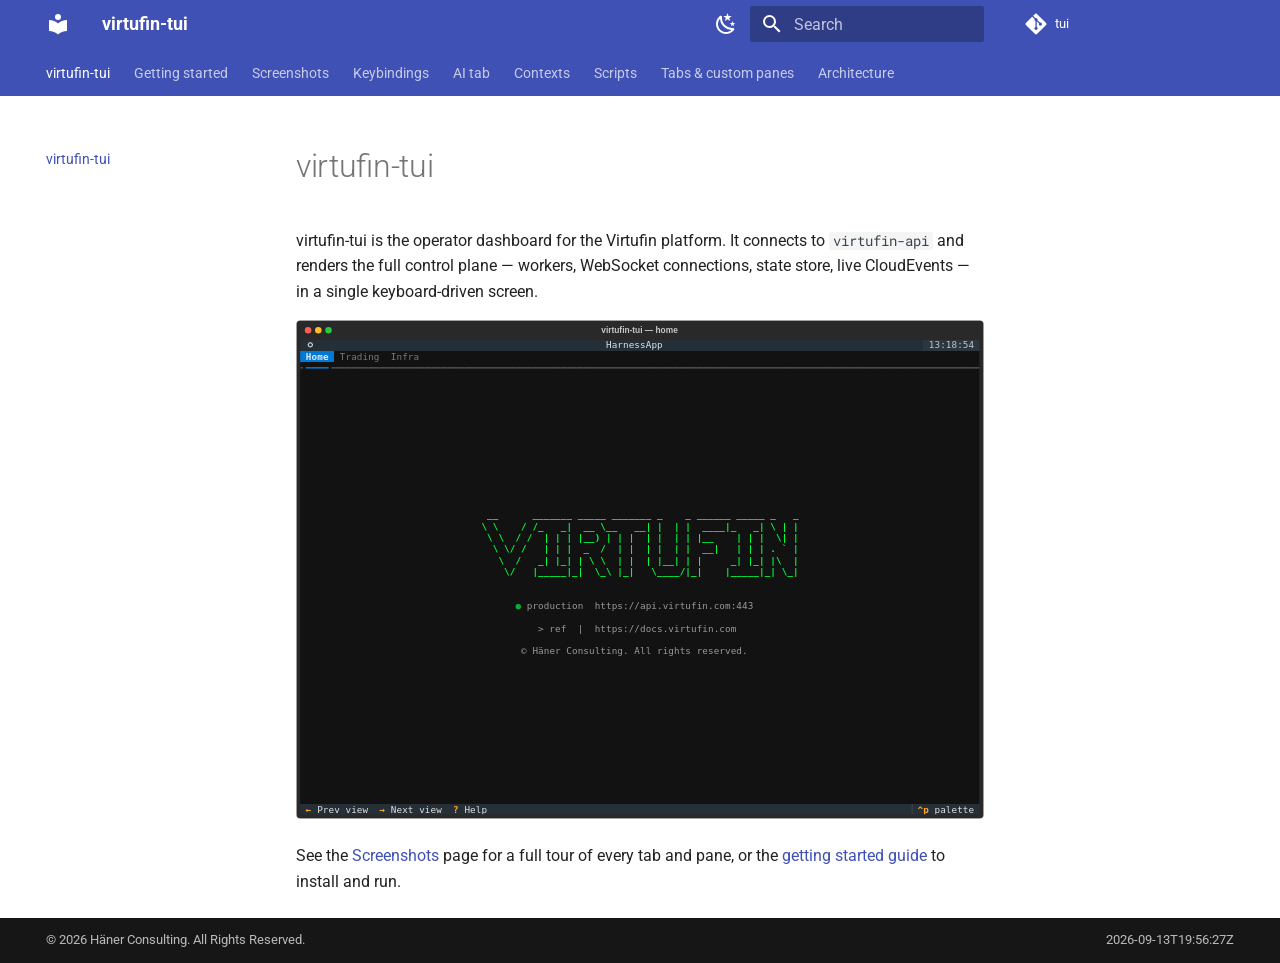
<file: index.html>
<!doctype html>
<html lang="en" class="no-js">
  <head>
    
      <meta charset="utf-8">
      <meta name="viewport" content="width=device-width,initial-scale=1">
      
        <meta name="description" content="Terminal UI for the Virtufin platform">
      
      
      
        <link rel="canonical" href="https://tui.docs.virtufin.com/">
      
      
      
        <link rel="next" href="getting-started/">
      
      
        
      
      
      <link rel="icon" href="assets/images/favicon.png">
      <meta name="generator" content="mkdocs-1.6.1, mkdocs-material-9.7.7">
    
    
      
        <title>virtufin-tui</title>
      
    
    
      <link rel="stylesheet" href="assets/stylesheets/main.ec1eaa64.min.css">
      
        
        <link rel="stylesheet" href="assets/stylesheets/palette.ab4e12ef.min.css">
      
      


    
    
      
    
    
      
        
        
        <link rel="preconnect" href="https://fonts.gstatic.com" crossorigin>
        <link rel="stylesheet" href="https://fonts.googleapis.com/css?family=Roboto:300,300i,400,400i,700,700i%7CRoboto+Mono:400,400i,700,700i&display=fallback">
        <style>:root{--md-text-font:"Roboto";--md-code-font:"Roboto Mono"}</style>
      
    
    
      <link rel="stylesheet" href="stylesheets/common.css">
    
      <link rel="stylesheet" href="stylesheets/mermaid-zoom.css">
    
    <script>__md_scope=new URL(".",location),__md_hash=e=>[...e].reduce(((e,_)=>(e<<5)-e+_.charCodeAt(0)),0),__md_get=(e,_=localStorage,t=__md_scope)=>JSON.parse(_.getItem(t.pathname+"."+e)),__md_set=(e,_,t=localStorage,a=__md_scope)=>{try{t.setItem(a.pathname+"."+e,JSON.stringify(_))}catch(e){}}</script>
    
      

    
    
  </head>
  
  
    
    
      
    
    
    
    
    <body dir="ltr" data-md-color-scheme="default" data-md-color-primary="indigo" data-md-color-accent="indigo">
  
    
    <input class="md-toggle" data-md-toggle="drawer" type="checkbox" id="__drawer" autocomplete="off">
    <input class="md-toggle" data-md-toggle="search" type="checkbox" id="__search" autocomplete="off">
    <label class="md-overlay" for="__drawer"></label>
    <div data-md-component="skip">
      
        
        <a href="#virtufin-tui" class="md-skip">
          Skip to content
        </a>
      
    </div>
    <div data-md-component="announce">
      
    </div>
    
    
      

<header class="md-header" data-md-component="header">
  <nav class="md-header__inner md-grid" aria-label="Header">
    <a href="." title="virtufin-tui" class="md-header__button md-logo" aria-label="virtufin-tui" data-md-component="logo">
      
  
  <svg xmlns="http://www.w3.org/2000/svg" viewBox="0 0 24 24"><path d="M12 8a3 3 0 0 0 3-3 3 3 0 0 0-3-3 3 3 0 0 0-3 3 3 3 0 0 0 3 3m0 3.54C9.64 9.35 6.5 8 3 8v11c3.5 0 6.64 1.35 9 3.54 2.36-2.19 5.5-3.54 9-3.54V8c-3.5 0-6.64 1.35-9 3.54"/></svg>

    </a>
    <label class="md-header__button md-icon" for="__drawer">
      
      <svg xmlns="http://www.w3.org/2000/svg" viewBox="0 0 24 24"><path d="M3 6h18v2H3zm0 5h18v2H3zm0 5h18v2H3z"/></svg>
    </label>
    <div class="md-header__title" data-md-component="header-title">
      <div class="md-header__ellipsis">
        <div class="md-header__topic">
          <span class="md-ellipsis">
            virtufin-tui
          </span>
        </div>
        <div class="md-header__topic" data-md-component="header-topic">
          <span class="md-ellipsis">
            
              virtufin-tui
            
          </span>
        </div>
      </div>
    </div>
    
      
        <form class="md-header__option" data-md-component="palette">
  
    
    
    
    <input class="md-option" data-md-color-media="" data-md-color-scheme="default" data-md-color-primary="indigo" data-md-color-accent="indigo"  aria-label="Switch to dark mode"  type="radio" name="__palette" id="__palette_0">
    
      <label class="md-header__button md-icon" title="Switch to dark mode" for="__palette_1" hidden>
        <svg xmlns="http://www.w3.org/2000/svg" viewBox="0 0 24 24"><path d="m17.75 4.09-2.53 1.94.91 3.06-2.63-1.81-2.63 1.81.91-3.06-2.53-1.94L12.44 4l1.06-3 1.06 3zm3.5 6.91-1.64 1.25.59 1.98-1.7-1.17-1.7 1.17.59-1.98L15.75 11l2.06-.05L18.5 9l.69 1.95zm-2.28 4.95c.83-.08 1.72 1.1 1.19 1.85-.32.45-.66.87-1.08 1.27C15.17 23 8.84 23 4.94 19.07c-3.91-3.9-3.91-10.24 0-14.14.4-.4.82-.76 1.27-1.08.75-.53 1.93.36 1.85 1.19-.27 2.86.69 5.83 2.89 8.02a9.96 9.96 0 0 0 8.02 2.89m-1.64 2.02a12.08 12.08 0 0 1-7.8-3.47c-2.17-2.19-3.33-5-3.49-7.82-2.81 3.14-2.7 7.96.31 10.98 3.02 3.01 7.84 3.12 10.98.31"/></svg>
      </label>
    
  
    
    
    
    <input class="md-option" data-md-color-media="" data-md-color-scheme="slate" data-md-color-primary="indigo" data-md-color-accent="indigo"  aria-label="Switch to light mode"  type="radio" name="__palette" id="__palette_1">
    
      <label class="md-header__button md-icon" title="Switch to light mode" for="__palette_0" hidden>
        <svg xmlns="http://www.w3.org/2000/svg" viewBox="0 0 24 24"><path d="M12 7a5 5 0 0 1 5 5 5 5 0 0 1-5 5 5 5 0 0 1-5-5 5 5 0 0 1 5-5m0 2a3 3 0 0 0-3 3 3 3 0 0 0 3 3 3 3 0 0 0 3-3 3 3 0 0 0-3-3m0-7 2.39 3.42C13.65 5.15 12.84 5 12 5s-1.65.15-2.39.42zM3.34 7l4.16-.35A7.2 7.2 0 0 0 5.94 8.5c-.44.74-.69 1.5-.83 2.29zm.02 10 1.76-3.77a7.131 7.131 0 0 0 2.38 4.14zM20.65 7l-1.77 3.79a7.02 7.02 0 0 0-2.38-4.15zm-.01 10-4.14.36c.59-.51 1.12-1.14 1.54-1.86.42-.73.69-1.5.83-2.29zM12 22l-2.41-3.44c.74.27 1.55.44 2.41.44.82 0 1.63-.17 2.37-.44z"/></svg>
      </label>
    
  
</form>
      
    
    
      <script>var palette=__md_get("__palette");if(palette&&palette.color){if("(prefers-color-scheme)"===palette.color.media){var media=matchMedia("(prefers-color-scheme: light)"),input=document.querySelector(media.matches?"[data-md-color-media='(prefers-color-scheme: light)']":"[data-md-color-media='(prefers-color-scheme: dark)']");palette.color.media=input.getAttribute("data-md-color-media"),palette.color.scheme=input.getAttribute("data-md-color-scheme"),palette.color.primary=input.getAttribute("data-md-color-primary"),palette.color.accent=input.getAttribute("data-md-color-accent")}for(var[key,value]of Object.entries(palette.color))document.body.setAttribute("data-md-color-"+key,value)}</script>
    
    
    
      
      
        <label class="md-header__button md-icon" for="__search">
          
          <svg xmlns="http://www.w3.org/2000/svg" viewBox="0 0 24 24"><path d="M9.5 3A6.5 6.5 0 0 1 16 9.5c0 1.61-.59 3.09-1.56 4.23l.27.27h.79l5 5-1.5 1.5-5-5v-.79l-.27-.27A6.52 6.52 0 0 1 9.5 16 6.5 6.5 0 0 1 3 9.5 6.5 6.5 0 0 1 9.5 3m0 2C7 5 5 7 5 9.5S7 14 9.5 14 14 12 14 9.5 12 5 9.5 5"/></svg>
        </label>
        <div class="md-search" data-md-component="search" role="dialog">
  <label class="md-search__overlay" for="__search"></label>
  <div class="md-search__inner" role="search">
    <form class="md-search__form" name="search">
      <input type="text" class="md-search__input" name="query" aria-label="Search" placeholder="Search" autocapitalize="off" autocorrect="off" autocomplete="off" spellcheck="false" data-md-component="search-query" required>
      <label class="md-search__icon md-icon" for="__search">
        
        <svg xmlns="http://www.w3.org/2000/svg" viewBox="0 0 24 24"><path d="M9.5 3A6.5 6.5 0 0 1 16 9.5c0 1.61-.59 3.09-1.56 4.23l.27.27h.79l5 5-1.5 1.5-5-5v-.79l-.27-.27A6.52 6.52 0 0 1 9.5 16 6.5 6.5 0 0 1 3 9.5 6.5 6.5 0 0 1 9.5 3m0 2C7 5 5 7 5 9.5S7 14 9.5 14 14 12 14 9.5 12 5 9.5 5"/></svg>
        
        <svg xmlns="http://www.w3.org/2000/svg" viewBox="0 0 24 24"><path d="M20 11v2H8l5.5 5.5-1.42 1.42L4.16 12l7.92-7.92L13.5 5.5 8 11z"/></svg>
      </label>
      <nav class="md-search__options" aria-label="Search">
        
          <a href="javascript:void(0)" class="md-search__icon md-icon" title="Share" aria-label="Share" data-clipboard data-clipboard-text="" data-md-component="search-share" tabindex="-1">
            
            <svg xmlns="http://www.w3.org/2000/svg" viewBox="0 0 24 24"><path d="M18 16.08c-.76 0-1.44.3-1.96.77L8.91 12.7c.05-.23.09-.46.09-.7s-.04-.47-.09-.7l7.05-4.11c.54.5 1.25.81 2.04.81a3 3 0 0 0 3-3 3 3 0 0 0-3-3 3 3 0 0 0-3 3c0 .24.04.47.09.7L8.04 9.81C7.5 9.31 6.79 9 6 9a3 3 0 0 0-3 3 3 3 0 0 0 3 3c.79 0 1.5-.31 2.04-.81l7.12 4.15c-.05.21-.08.43-.08.66 0 1.61 1.31 2.91 2.92 2.91s2.92-1.3 2.92-2.91A2.92 2.92 0 0 0 18 16.08"/></svg>
          </a>
        
        <button type="reset" class="md-search__icon md-icon" title="Clear" aria-label="Clear" tabindex="-1">
          
          <svg xmlns="http://www.w3.org/2000/svg" viewBox="0 0 24 24"><path d="M19 6.41 17.59 5 12 10.59 6.41 5 5 6.41 10.59 12 5 17.59 6.41 19 12 13.41 17.59 19 19 17.59 13.41 12z"/></svg>
        </button>
      </nav>
      
        <div class="md-search__suggest" data-md-component="search-suggest"></div>
      
    </form>
    <div class="md-search__output">
      <div class="md-search__scrollwrap" tabindex="0" data-md-scrollfix>
        <div class="md-search-result" data-md-component="search-result">
          <div class="md-search-result__meta">
            Initializing search
          </div>
          <ol class="md-search-result__list" role="presentation"></ol>
        </div>
      </div>
    </div>
  </div>
</div>
      
    
    
      <div class="md-header__source">
        <a href="https://gitea.haenerconsulting.com/virtufin/tui" title="Go to repository" class="md-source" data-md-component="source">
  <div class="md-source__icon md-icon">
    
    <svg xmlns="http://www.w3.org/2000/svg" viewBox="0 0 448 512"><!--! Font Awesome Free 7.1.0 by @fontawesome - https://fontawesome.com License - https://fontawesome.com/license/free (Icons: CC BY 4.0, Fonts: SIL OFL 1.1, Code: MIT License) Copyright 2025 Fonticons, Inc.--><path d="M439.6 236.1 244 40.5c-5.4-5.5-12.8-8.5-20.4-8.5s-15 3-20.4 8.4L162.5 81l51.5 51.5c27.1-9.1 52.7 16.8 43.4 43.7l49.7 49.7c34.2-11.8 61.2 31 35.5 56.7-26.5 26.5-70.2-2.9-56-37.3L240.3 199v121.9c25.3 12.5 22.3 41.8 9.1 55-6.4 6.4-15.2 10.1-24.3 10.1s-17.8-3.6-24.3-10.1c-17.6-17.6-11.1-46.9 11.2-56v-123c-20.8-8.5-24.6-30.7-18.6-45L142.6 101 8.5 235.1C3 240.6 0 247.9 0 255.5s3 15 8.5 20.4l195.6 195.7c5.4 5.4 12.7 8.4 20.4 8.4s15-3 20.4-8.4l194.7-194.7c5.4-5.4 8.4-12.8 8.4-20.4s-3-15-8.4-20.4"/></svg>
  </div>
  <div class="md-source__repository">
    tui
  </div>
</a>
      </div>
    
  </nav>
  
</header>
    
    <div class="md-container" data-md-component="container">
      
      
        
          
            
<nav class="md-tabs" aria-label="Tabs" data-md-component="tabs">
  <div class="md-grid">
    <ul class="md-tabs__list">
      
        
  
  
  
    
  
  
    <li class="md-tabs__item md-tabs__item--active">
      <a href="." class="md-tabs__link">
        
  
  
    
  
  virtufin-tui

      </a>
    </li>
  

      
        
  
  
  
  
    <li class="md-tabs__item">
      <a href="getting-started/" class="md-tabs__link">
        
  
  
    
  
  Getting started

      </a>
    </li>
  

      
        
  
  
  
  
    <li class="md-tabs__item">
      <a href="screenshots/" class="md-tabs__link">
        
  
  
    
  
  Screenshots

      </a>
    </li>
  

      
        
  
  
  
  
    <li class="md-tabs__item">
      <a href="keybindings/" class="md-tabs__link">
        
  
  
    
  
  Keybindings

      </a>
    </li>
  

      
        
  
  
  
  
    <li class="md-tabs__item">
      <a href="ai-tab/" class="md-tabs__link">
        
  
  
    
  
  AI tab

      </a>
    </li>
  

      
        
  
  
  
  
    <li class="md-tabs__item">
      <a href="contexts/" class="md-tabs__link">
        
  
  
    
  
  Contexts

      </a>
    </li>
  

      
        
  
  
  
  
    <li class="md-tabs__item">
      <a href="scripts/" class="md-tabs__link">
        
  
  
    
  
  Scripts

      </a>
    </li>
  

      
        
  
  
  
  
    <li class="md-tabs__item">
      <a href="custom-panes/" class="md-tabs__link">
        
  
  
    
  
  Tabs &amp; custom panes

      </a>
    </li>
  

      
        
  
  
  
  
    <li class="md-tabs__item">
      <a href="architecture/" class="md-tabs__link">
        
  
  
    
  
  Architecture

      </a>
    </li>
  

      
    </ul>
  </div>
</nav>
          
        
      
      <main class="md-main" data-md-component="main">
        <div class="md-main__inner md-grid">
          
            
              
              <div class="md-sidebar md-sidebar--primary" data-md-component="sidebar" data-md-type="navigation" >
                <div class="md-sidebar__scrollwrap">
                  <div class="md-sidebar__inner">
                    


  


<nav class="md-nav md-nav--primary md-nav--lifted" aria-label="Navigation" data-md-level="0">
  <label class="md-nav__title" for="__drawer">
    <a href="." title="virtufin-tui" class="md-nav__button md-logo" aria-label="virtufin-tui" data-md-component="logo">
      
  
  <svg xmlns="http://www.w3.org/2000/svg" viewBox="0 0 24 24"><path d="M12 8a3 3 0 0 0 3-3 3 3 0 0 0-3-3 3 3 0 0 0-3 3 3 3 0 0 0 3 3m0 3.54C9.64 9.35 6.5 8 3 8v11c3.5 0 6.64 1.35 9 3.54 2.36-2.19 5.5-3.54 9-3.54V8c-3.5 0-6.64 1.35-9 3.54"/></svg>

    </a>
    virtufin-tui
  </label>
  
    <div class="md-nav__source">
      <a href="https://gitea.haenerconsulting.com/virtufin/tui" title="Go to repository" class="md-source" data-md-component="source">
  <div class="md-source__icon md-icon">
    
    <svg xmlns="http://www.w3.org/2000/svg" viewBox="0 0 448 512"><!--! Font Awesome Free 7.1.0 by @fontawesome - https://fontawesome.com License - https://fontawesome.com/license/free (Icons: CC BY 4.0, Fonts: SIL OFL 1.1, Code: MIT License) Copyright 2025 Fonticons, Inc.--><path d="M439.6 236.1 244 40.5c-5.4-5.5-12.8-8.5-20.4-8.5s-15 3-20.4 8.4L162.5 81l51.5 51.5c27.1-9.1 52.7 16.8 43.4 43.7l49.7 49.7c34.2-11.8 61.2 31 35.5 56.7-26.5 26.5-70.2-2.9-56-37.3L240.3 199v121.9c25.3 12.5 22.3 41.8 9.1 55-6.4 6.4-15.2 10.1-24.3 10.1s-17.8-3.6-24.3-10.1c-17.6-17.6-11.1-46.9 11.2-56v-123c-20.8-8.5-24.6-30.7-18.6-45L142.6 101 8.5 235.1C3 240.6 0 247.9 0 255.5s3 15 8.5 20.4l195.6 195.7c5.4 5.4 12.7 8.4 20.4 8.4s15-3 20.4-8.4l194.7-194.7c5.4-5.4 8.4-12.8 8.4-20.4s-3-15-8.4-20.4"/></svg>
  </div>
  <div class="md-source__repository">
    tui
  </div>
</a>
    </div>
  
  <ul class="md-nav__list" data-md-scrollfix>
    
      
      
  
  
    
  
  
  
    <li class="md-nav__item md-nav__item--active">
      
      <input class="md-nav__toggle md-toggle" type="checkbox" id="__toc">
      
      
        
      
      
      <a href="." class="md-nav__link md-nav__link--active">
        
  
  
  <span class="md-ellipsis">
    
  
    virtufin-tui
  

    
  </span>
  
  

      </a>
      
    </li>
  

    
      
      
  
  
  
  
    <li class="md-nav__item">
      <a href="getting-started/" class="md-nav__link">
        
  
  
  <span class="md-ellipsis">
    
  
    Getting started
  

    
  </span>
  
  

      </a>
    </li>
  

    
      
      
  
  
  
  
    <li class="md-nav__item">
      <a href="screenshots/" class="md-nav__link">
        
  
  
  <span class="md-ellipsis">
    
  
    Screenshots
  

    
  </span>
  
  

      </a>
    </li>
  

    
      
      
  
  
  
  
    <li class="md-nav__item">
      <a href="keybindings/" class="md-nav__link">
        
  
  
  <span class="md-ellipsis">
    
  
    Keybindings
  

    
  </span>
  
  

      </a>
    </li>
  

    
      
      
  
  
  
  
    <li class="md-nav__item">
      <a href="ai-tab/" class="md-nav__link">
        
  
  
  <span class="md-ellipsis">
    
  
    AI tab
  

    
  </span>
  
  

      </a>
    </li>
  

    
      
      
  
  
  
  
    <li class="md-nav__item">
      <a href="contexts/" class="md-nav__link">
        
  
  
  <span class="md-ellipsis">
    
  
    Contexts
  

    
  </span>
  
  

      </a>
    </li>
  

    
      
      
  
  
  
  
    <li class="md-nav__item">
      <a href="scripts/" class="md-nav__link">
        
  
  
  <span class="md-ellipsis">
    
  
    Scripts
  

    
  </span>
  
  

      </a>
    </li>
  

    
      
      
  
  
  
  
    <li class="md-nav__item">
      <a href="custom-panes/" class="md-nav__link">
        
  
  
  <span class="md-ellipsis">
    
  
    Tabs &amp; custom panes
  

    
  </span>
  
  

      </a>
    </li>
  

    
      
      
  
  
  
  
    <li class="md-nav__item">
      <a href="architecture/" class="md-nav__link">
        
  
  
  <span class="md-ellipsis">
    
  
    Architecture
  

    
  </span>
  
  

      </a>
    </li>
  

    
  </ul>
</nav>
                  </div>
                </div>
              </div>
            
            
              
              <div class="md-sidebar md-sidebar--secondary" data-md-component="sidebar" data-md-type="toc" >
                <div class="md-sidebar__scrollwrap">
                  <div class="md-sidebar__inner">
                    

<nav class="md-nav md-nav--secondary" aria-label="Table of contents">
  
  
  
    
  
  
</nav>
                  </div>
                </div>
              </div>
            
          
          
            <div class="md-content" data-md-component="content">
              
              <article class="md-content__inner md-typeset">
                
                  



<h1 id="virtufin-tui">virtufin-tui<a class="headerlink" href="#virtufin-tui" title="Permanent link">&para;</a></h1>
<p>virtufin-tui is the operator dashboard for the Virtufin platform. It connects to
<code>virtufin-api</code> and renders the full control plane — workers, WebSocket connections,
state store, live CloudEvents — in a single keyboard-driven screen.</p>
<p><img alt="Home tab" src="images/home.svg" /></p>
<p>See the <a href="screenshots/">Screenshots</a> page for a full tour of every tab
and pane, or the <a href="getting-started/">getting started guide</a> to install
and run.</p>












                
              </article>
            </div>
          
          
<script>var target=document.getElementById(location.hash.slice(1));target&&target.name&&(target.checked=target.name.startsWith("__tabbed_"))</script>
        </div>
        
      </main>
      
        <footer class="md-footer">
  
  <div class="md-footer-meta md-typeset">
    <div class="md-footer-meta__inner md-grid">
      <div class="md-copyright">
  
    <div class="md-copyright__highlight">
      <div style="display:table;width:100%">
  <span style="display:table-cell">&copy; 2026 Häner Consulting. All Rights Reserved.</span>
  <span style="display:table-cell;text-align:right">2026-09-13T19:56:27Z</span>
</div>

    </div>
  
  
</div>
      
    </div>
  </div>
</footer>
      
    </div>
    <div class="md-dialog" data-md-component="dialog">
      <div class="md-dialog__inner md-typeset"></div>
    </div>
    
    
    
      
      
      <script id="__config" type="application/json">{"annotate": null, "base": ".", "features": ["navigation.instant", "navigation.tracking", "navigation.tabs", "navigation.sections", "toc.follow", "content.code.copy", "search.highlight", "search.share", "search.suggest"], "search": "assets/javascripts/workers/search.2c215733.min.js", "tags": null, "translations": {"clipboard.copied": "Copied to clipboard", "clipboard.copy": "Copy to clipboard", "search.result.more.one": "1 more on this page", "search.result.more.other": "# more on this page", "search.result.none": "No matching documents", "search.result.one": "1 matching document", "search.result.other": "# matching documents", "search.result.placeholder": "Type to start searching", "search.result.term.missing": "Missing", "select.version": "Select version"}, "version": null}</script>
    
    
      <script src="assets/javascripts/bundle.d7400e89.min.js"></script>
      
        <script src="javascripts/mermaid-zoom.js"></script>
      
    
  </body>
</html>
</file>
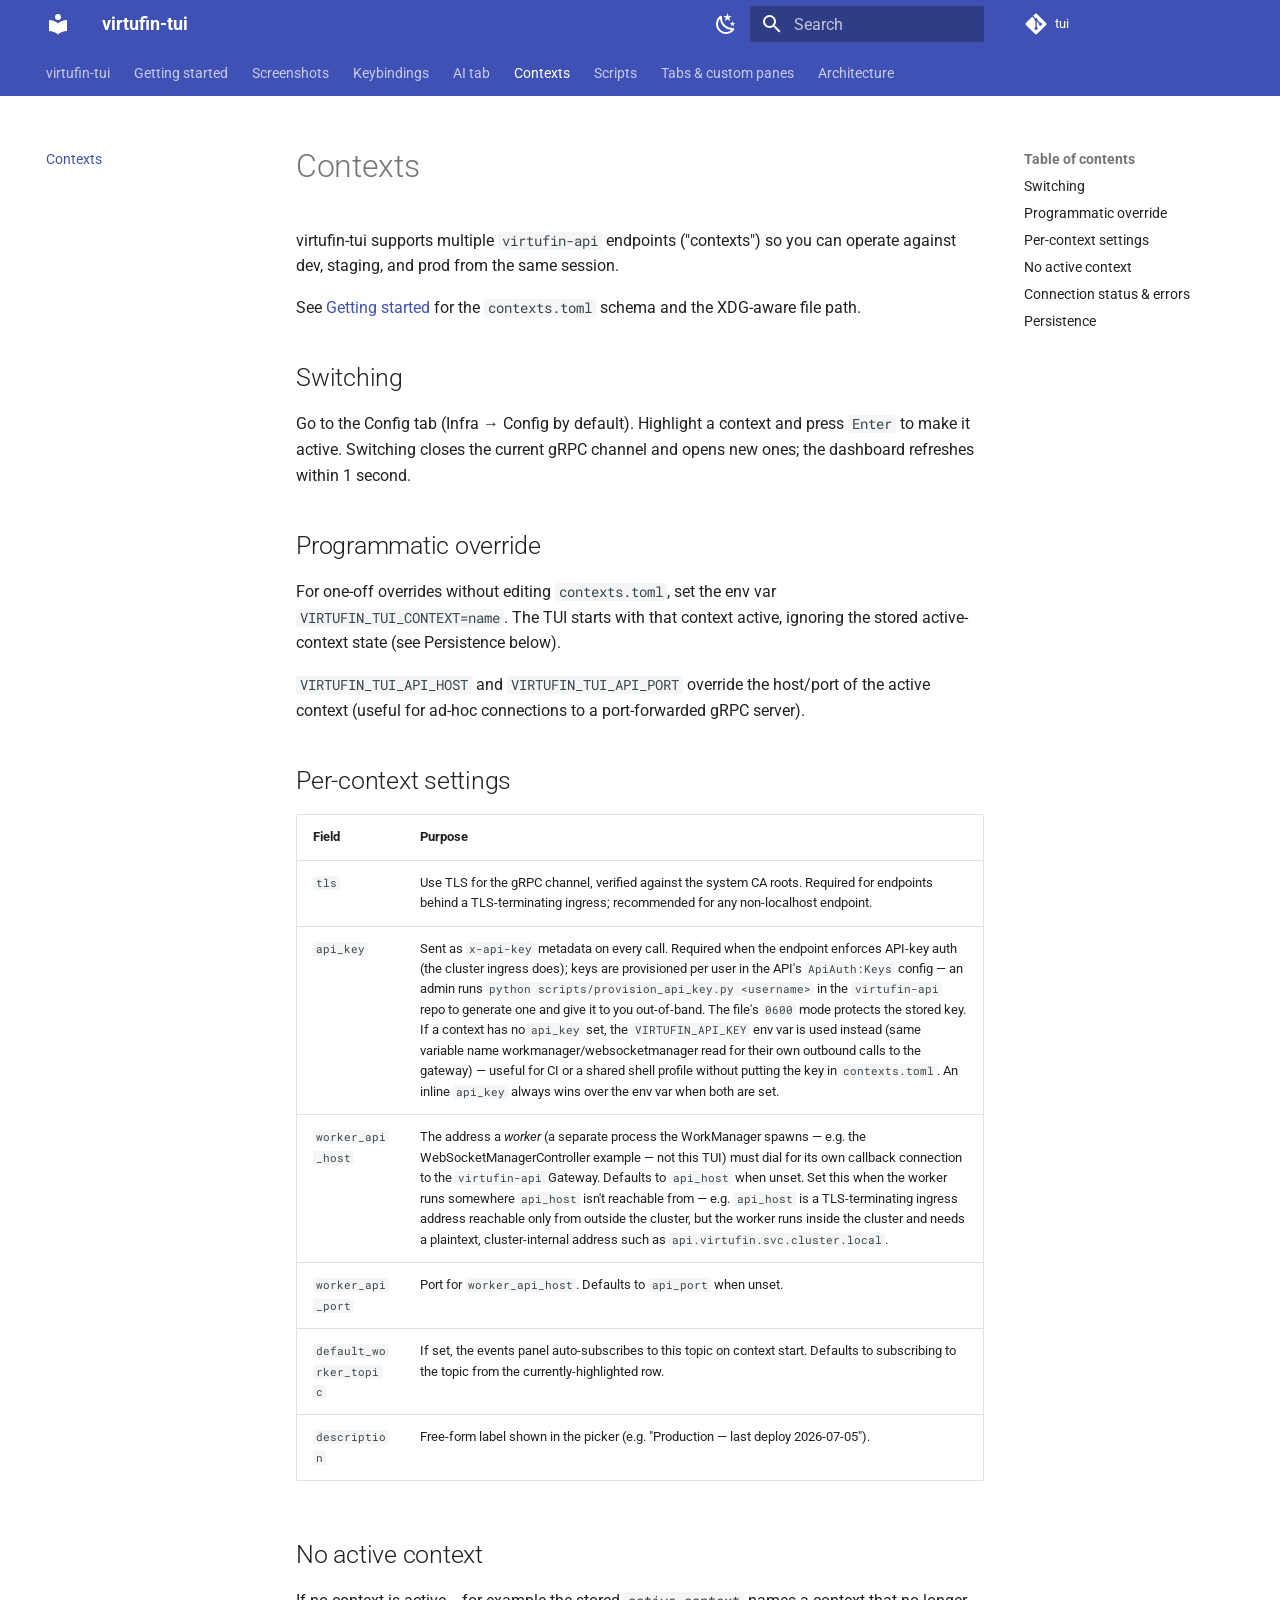
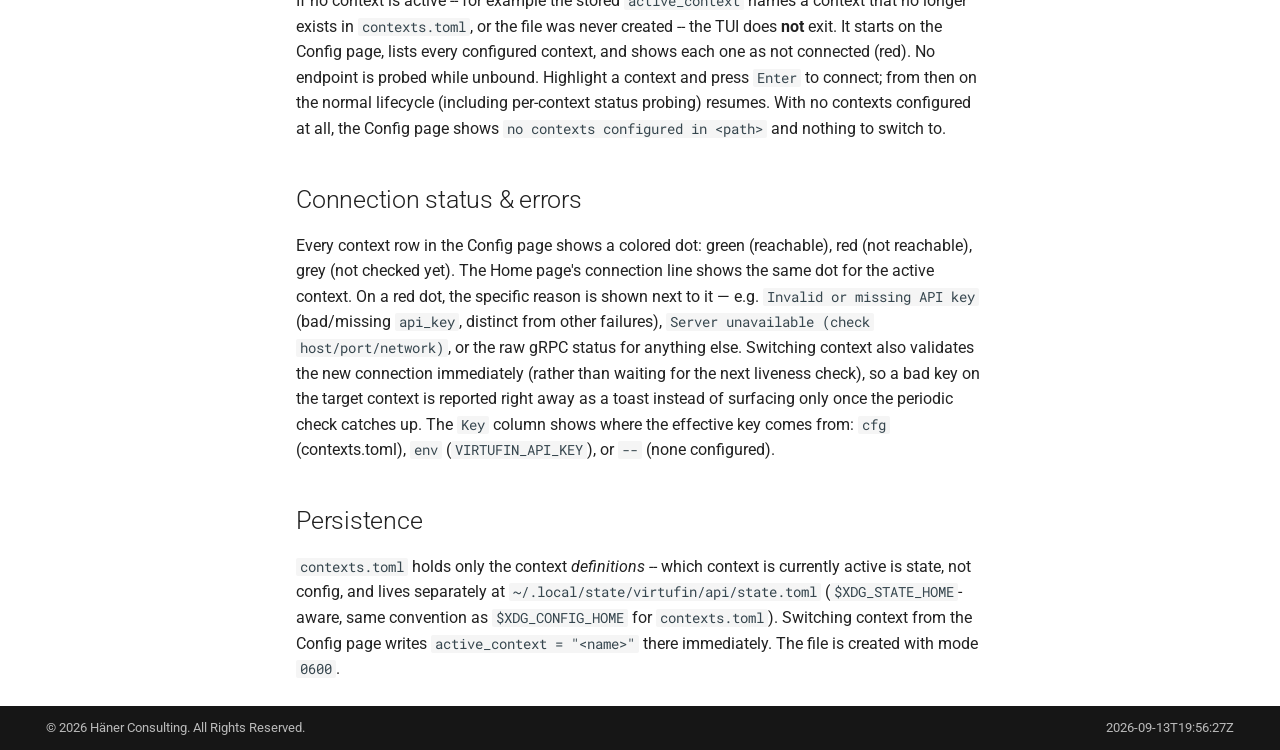
<file: contexts/index.html>
<!doctype html>
<html lang="en" class="no-js">
  <head>
    
      <meta charset="utf-8">
      <meta name="viewport" content="width=device-width,initial-scale=1">
      
        <meta name="description" content="Terminal UI for the Virtufin platform">
      
      
      
        <link rel="canonical" href="https://tui.docs.virtufin.com/contexts/">
      
      
        <link rel="prev" href="../ai-tab/">
      
      
        <link rel="next" href="../scripts/">
      
      
        
      
      
      <link rel="icon" href="../assets/images/favicon.png">
      <meta name="generator" content="mkdocs-1.6.1, mkdocs-material-9.7.7">
    
    
      
        <title>Contexts - virtufin-tui</title>
      
    
    
      <link rel="stylesheet" href="../assets/stylesheets/main.ec1eaa64.min.css">
      
        
        <link rel="stylesheet" href="../assets/stylesheets/palette.ab4e12ef.min.css">
      
      


    
    
      
    
    
      
        
        
        <link rel="preconnect" href="https://fonts.gstatic.com" crossorigin>
        <link rel="stylesheet" href="https://fonts.googleapis.com/css?family=Roboto:300,300i,400,400i,700,700i%7CRoboto+Mono:400,400i,700,700i&display=fallback">
        <style>:root{--md-text-font:"Roboto";--md-code-font:"Roboto Mono"}</style>
      
    
    
      <link rel="stylesheet" href="../stylesheets/common.css">
    
      <link rel="stylesheet" href="../stylesheets/mermaid-zoom.css">
    
    <script>__md_scope=new URL("..",location),__md_hash=e=>[...e].reduce(((e,_)=>(e<<5)-e+_.charCodeAt(0)),0),__md_get=(e,_=localStorage,t=__md_scope)=>JSON.parse(_.getItem(t.pathname+"."+e)),__md_set=(e,_,t=localStorage,a=__md_scope)=>{try{t.setItem(a.pathname+"."+e,JSON.stringify(_))}catch(e){}}</script>
    
      

    
    
  </head>
  
  
    
    
      
    
    
    
    
    <body dir="ltr" data-md-color-scheme="default" data-md-color-primary="indigo" data-md-color-accent="indigo">
  
    
    <input class="md-toggle" data-md-toggle="drawer" type="checkbox" id="__drawer" autocomplete="off">
    <input class="md-toggle" data-md-toggle="search" type="checkbox" id="__search" autocomplete="off">
    <label class="md-overlay" for="__drawer"></label>
    <div data-md-component="skip">
      
        
        <a href="#contexts" class="md-skip">
          Skip to content
        </a>
      
    </div>
    <div data-md-component="announce">
      
    </div>
    
    
      

<header class="md-header" data-md-component="header">
  <nav class="md-header__inner md-grid" aria-label="Header">
    <a href=".." title="virtufin-tui" class="md-header__button md-logo" aria-label="virtufin-tui" data-md-component="logo">
      
  
  <svg xmlns="http://www.w3.org/2000/svg" viewBox="0 0 24 24"><path d="M12 8a3 3 0 0 0 3-3 3 3 0 0 0-3-3 3 3 0 0 0-3 3 3 3 0 0 0 3 3m0 3.54C9.64 9.35 6.5 8 3 8v11c3.5 0 6.64 1.35 9 3.54 2.36-2.19 5.5-3.54 9-3.54V8c-3.5 0-6.64 1.35-9 3.54"/></svg>

    </a>
    <label class="md-header__button md-icon" for="__drawer">
      
      <svg xmlns="http://www.w3.org/2000/svg" viewBox="0 0 24 24"><path d="M3 6h18v2H3zm0 5h18v2H3zm0 5h18v2H3z"/></svg>
    </label>
    <div class="md-header__title" data-md-component="header-title">
      <div class="md-header__ellipsis">
        <div class="md-header__topic">
          <span class="md-ellipsis">
            virtufin-tui
          </span>
        </div>
        <div class="md-header__topic" data-md-component="header-topic">
          <span class="md-ellipsis">
            
              Contexts
            
          </span>
        </div>
      </div>
    </div>
    
      
        <form class="md-header__option" data-md-component="palette">
  
    
    
    
    <input class="md-option" data-md-color-media="" data-md-color-scheme="default" data-md-color-primary="indigo" data-md-color-accent="indigo"  aria-label="Switch to dark mode"  type="radio" name="__palette" id="__palette_0">
    
      <label class="md-header__button md-icon" title="Switch to dark mode" for="__palette_1" hidden>
        <svg xmlns="http://www.w3.org/2000/svg" viewBox="0 0 24 24"><path d="m17.75 4.09-2.53 1.94.91 3.06-2.63-1.81-2.63 1.81.91-3.06-2.53-1.94L12.44 4l1.06-3 1.06 3zm3.5 6.91-1.64 1.25.59 1.98-1.7-1.17-1.7 1.17.59-1.98L15.75 11l2.06-.05L18.5 9l.69 1.95zm-2.28 4.95c.83-.08 1.72 1.1 1.19 1.85-.32.45-.66.87-1.08 1.27C15.17 23 8.84 23 4.94 19.07c-3.91-3.9-3.91-10.24 0-14.14.4-.4.82-.76 1.27-1.08.75-.53 1.93.36 1.85 1.19-.27 2.86.69 5.83 2.89 8.02a9.96 9.96 0 0 0 8.02 2.89m-1.64 2.02a12.08 12.08 0 0 1-7.8-3.47c-2.17-2.19-3.33-5-3.49-7.82-2.81 3.14-2.7 7.96.31 10.98 3.02 3.01 7.84 3.12 10.98.31"/></svg>
      </label>
    
  
    
    
    
    <input class="md-option" data-md-color-media="" data-md-color-scheme="slate" data-md-color-primary="indigo" data-md-color-accent="indigo"  aria-label="Switch to light mode"  type="radio" name="__palette" id="__palette_1">
    
      <label class="md-header__button md-icon" title="Switch to light mode" for="__palette_0" hidden>
        <svg xmlns="http://www.w3.org/2000/svg" viewBox="0 0 24 24"><path d="M12 7a5 5 0 0 1 5 5 5 5 0 0 1-5 5 5 5 0 0 1-5-5 5 5 0 0 1 5-5m0 2a3 3 0 0 0-3 3 3 3 0 0 0 3 3 3 3 0 0 0 3-3 3 3 0 0 0-3-3m0-7 2.39 3.42C13.65 5.15 12.84 5 12 5s-1.65.15-2.39.42zM3.34 7l4.16-.35A7.2 7.2 0 0 0 5.94 8.5c-.44.74-.69 1.5-.83 2.29zm.02 10 1.76-3.77a7.131 7.131 0 0 0 2.38 4.14zM20.65 7l-1.77 3.79a7.02 7.02 0 0 0-2.38-4.15zm-.01 10-4.14.36c.59-.51 1.12-1.14 1.54-1.86.42-.73.69-1.5.83-2.29zM12 22l-2.41-3.44c.74.27 1.55.44 2.41.44.82 0 1.63-.17 2.37-.44z"/></svg>
      </label>
    
  
</form>
      
    
    
      <script>var palette=__md_get("__palette");if(palette&&palette.color){if("(prefers-color-scheme)"===palette.color.media){var media=matchMedia("(prefers-color-scheme: light)"),input=document.querySelector(media.matches?"[data-md-color-media='(prefers-color-scheme: light)']":"[data-md-color-media='(prefers-color-scheme: dark)']");palette.color.media=input.getAttribute("data-md-color-media"),palette.color.scheme=input.getAttribute("data-md-color-scheme"),palette.color.primary=input.getAttribute("data-md-color-primary"),palette.color.accent=input.getAttribute("data-md-color-accent")}for(var[key,value]of Object.entries(palette.color))document.body.setAttribute("data-md-color-"+key,value)}</script>
    
    
    
      
      
        <label class="md-header__button md-icon" for="__search">
          
          <svg xmlns="http://www.w3.org/2000/svg" viewBox="0 0 24 24"><path d="M9.5 3A6.5 6.5 0 0 1 16 9.5c0 1.61-.59 3.09-1.56 4.23l.27.27h.79l5 5-1.5 1.5-5-5v-.79l-.27-.27A6.52 6.52 0 0 1 9.5 16 6.5 6.5 0 0 1 3 9.5 6.5 6.5 0 0 1 9.5 3m0 2C7 5 5 7 5 9.5S7 14 9.5 14 14 12 14 9.5 12 5 9.5 5"/></svg>
        </label>
        <div class="md-search" data-md-component="search" role="dialog">
  <label class="md-search__overlay" for="__search"></label>
  <div class="md-search__inner" role="search">
    <form class="md-search__form" name="search">
      <input type="text" class="md-search__input" name="query" aria-label="Search" placeholder="Search" autocapitalize="off" autocorrect="off" autocomplete="off" spellcheck="false" data-md-component="search-query" required>
      <label class="md-search__icon md-icon" for="__search">
        
        <svg xmlns="http://www.w3.org/2000/svg" viewBox="0 0 24 24"><path d="M9.5 3A6.5 6.5 0 0 1 16 9.5c0 1.61-.59 3.09-1.56 4.23l.27.27h.79l5 5-1.5 1.5-5-5v-.79l-.27-.27A6.52 6.52 0 0 1 9.5 16 6.5 6.5 0 0 1 3 9.5 6.5 6.5 0 0 1 9.5 3m0 2C7 5 5 7 5 9.5S7 14 9.5 14 14 12 14 9.5 12 5 9.5 5"/></svg>
        
        <svg xmlns="http://www.w3.org/2000/svg" viewBox="0 0 24 24"><path d="M20 11v2H8l5.5 5.5-1.42 1.42L4.16 12l7.92-7.92L13.5 5.5 8 11z"/></svg>
      </label>
      <nav class="md-search__options" aria-label="Search">
        
          <a href="javascript:void(0)" class="md-search__icon md-icon" title="Share" aria-label="Share" data-clipboard data-clipboard-text="" data-md-component="search-share" tabindex="-1">
            
            <svg xmlns="http://www.w3.org/2000/svg" viewBox="0 0 24 24"><path d="M18 16.08c-.76 0-1.44.3-1.96.77L8.91 12.7c.05-.23.09-.46.09-.7s-.04-.47-.09-.7l7.05-4.11c.54.5 1.25.81 2.04.81a3 3 0 0 0 3-3 3 3 0 0 0-3-3 3 3 0 0 0-3 3c0 .24.04.47.09.7L8.04 9.81C7.5 9.31 6.79 9 6 9a3 3 0 0 0-3 3 3 3 0 0 0 3 3c.79 0 1.5-.31 2.04-.81l7.12 4.15c-.05.21-.08.43-.08.66 0 1.61 1.31 2.91 2.92 2.91s2.92-1.3 2.92-2.91A2.92 2.92 0 0 0 18 16.08"/></svg>
          </a>
        
        <button type="reset" class="md-search__icon md-icon" title="Clear" aria-label="Clear" tabindex="-1">
          
          <svg xmlns="http://www.w3.org/2000/svg" viewBox="0 0 24 24"><path d="M19 6.41 17.59 5 12 10.59 6.41 5 5 6.41 10.59 12 5 17.59 6.41 19 12 13.41 17.59 19 19 17.59 13.41 12z"/></svg>
        </button>
      </nav>
      
        <div class="md-search__suggest" data-md-component="search-suggest"></div>
      
    </form>
    <div class="md-search__output">
      <div class="md-search__scrollwrap" tabindex="0" data-md-scrollfix>
        <div class="md-search-result" data-md-component="search-result">
          <div class="md-search-result__meta">
            Initializing search
          </div>
          <ol class="md-search-result__list" role="presentation"></ol>
        </div>
      </div>
    </div>
  </div>
</div>
      
    
    
      <div class="md-header__source">
        <a href="https://gitea.haenerconsulting.com/virtufin/tui" title="Go to repository" class="md-source" data-md-component="source">
  <div class="md-source__icon md-icon">
    
    <svg xmlns="http://www.w3.org/2000/svg" viewBox="0 0 448 512"><!--! Font Awesome Free 7.1.0 by @fontawesome - https://fontawesome.com License - https://fontawesome.com/license/free (Icons: CC BY 4.0, Fonts: SIL OFL 1.1, Code: MIT License) Copyright 2025 Fonticons, Inc.--><path d="M439.6 236.1 244 40.5c-5.4-5.5-12.8-8.5-20.4-8.5s-15 3-20.4 8.4L162.5 81l51.5 51.5c27.1-9.1 52.7 16.8 43.4 43.7l49.7 49.7c34.2-11.8 61.2 31 35.5 56.7-26.5 26.5-70.2-2.9-56-37.3L240.3 199v121.9c25.3 12.5 22.3 41.8 9.1 55-6.4 6.4-15.2 10.1-24.3 10.1s-17.8-3.6-24.3-10.1c-17.6-17.6-11.1-46.9 11.2-56v-123c-20.8-8.5-24.6-30.7-18.6-45L142.6 101 8.5 235.1C3 240.6 0 247.9 0 255.5s3 15 8.5 20.4l195.6 195.7c5.4 5.4 12.7 8.4 20.4 8.4s15-3 20.4-8.4l194.7-194.7c5.4-5.4 8.4-12.8 8.4-20.4s-3-15-8.4-20.4"/></svg>
  </div>
  <div class="md-source__repository">
    tui
  </div>
</a>
      </div>
    
  </nav>
  
</header>
    
    <div class="md-container" data-md-component="container">
      
      
        
          
            
<nav class="md-tabs" aria-label="Tabs" data-md-component="tabs">
  <div class="md-grid">
    <ul class="md-tabs__list">
      
        
  
  
  
  
    <li class="md-tabs__item">
      <a href=".." class="md-tabs__link">
        
  
  
    
  
  virtufin-tui

      </a>
    </li>
  

      
        
  
  
  
  
    <li class="md-tabs__item">
      <a href="../getting-started/" class="md-tabs__link">
        
  
  
    
  
  Getting started

      </a>
    </li>
  

      
        
  
  
  
  
    <li class="md-tabs__item">
      <a href="../screenshots/" class="md-tabs__link">
        
  
  
    
  
  Screenshots

      </a>
    </li>
  

      
        
  
  
  
  
    <li class="md-tabs__item">
      <a href="../keybindings/" class="md-tabs__link">
        
  
  
    
  
  Keybindings

      </a>
    </li>
  

      
        
  
  
  
  
    <li class="md-tabs__item">
      <a href="../ai-tab/" class="md-tabs__link">
        
  
  
    
  
  AI tab

      </a>
    </li>
  

      
        
  
  
  
    
  
  
    <li class="md-tabs__item md-tabs__item--active">
      <a href="./" class="md-tabs__link">
        
  
  
    
  
  Contexts

      </a>
    </li>
  

      
        
  
  
  
  
    <li class="md-tabs__item">
      <a href="../scripts/" class="md-tabs__link">
        
  
  
    
  
  Scripts

      </a>
    </li>
  

      
        
  
  
  
  
    <li class="md-tabs__item">
      <a href="../custom-panes/" class="md-tabs__link">
        
  
  
    
  
  Tabs &amp; custom panes

      </a>
    </li>
  

      
        
  
  
  
  
    <li class="md-tabs__item">
      <a href="../architecture/" class="md-tabs__link">
        
  
  
    
  
  Architecture

      </a>
    </li>
  

      
    </ul>
  </div>
</nav>
          
        
      
      <main class="md-main" data-md-component="main">
        <div class="md-main__inner md-grid">
          
            
              
              <div class="md-sidebar md-sidebar--primary" data-md-component="sidebar" data-md-type="navigation" >
                <div class="md-sidebar__scrollwrap">
                  <div class="md-sidebar__inner">
                    


  


<nav class="md-nav md-nav--primary md-nav--lifted" aria-label="Navigation" data-md-level="0">
  <label class="md-nav__title" for="__drawer">
    <a href=".." title="virtufin-tui" class="md-nav__button md-logo" aria-label="virtufin-tui" data-md-component="logo">
      
  
  <svg xmlns="http://www.w3.org/2000/svg" viewBox="0 0 24 24"><path d="M12 8a3 3 0 0 0 3-3 3 3 0 0 0-3-3 3 3 0 0 0-3 3 3 3 0 0 0 3 3m0 3.54C9.64 9.35 6.5 8 3 8v11c3.5 0 6.64 1.35 9 3.54 2.36-2.19 5.5-3.54 9-3.54V8c-3.5 0-6.64 1.35-9 3.54"/></svg>

    </a>
    virtufin-tui
  </label>
  
    <div class="md-nav__source">
      <a href="https://gitea.haenerconsulting.com/virtufin/tui" title="Go to repository" class="md-source" data-md-component="source">
  <div class="md-source__icon md-icon">
    
    <svg xmlns="http://www.w3.org/2000/svg" viewBox="0 0 448 512"><!--! Font Awesome Free 7.1.0 by @fontawesome - https://fontawesome.com License - https://fontawesome.com/license/free (Icons: CC BY 4.0, Fonts: SIL OFL 1.1, Code: MIT License) Copyright 2025 Fonticons, Inc.--><path d="M439.6 236.1 244 40.5c-5.4-5.5-12.8-8.5-20.4-8.5s-15 3-20.4 8.4L162.5 81l51.5 51.5c27.1-9.1 52.7 16.8 43.4 43.7l49.7 49.7c34.2-11.8 61.2 31 35.5 56.7-26.5 26.5-70.2-2.9-56-37.3L240.3 199v121.9c25.3 12.5 22.3 41.8 9.1 55-6.4 6.4-15.2 10.1-24.3 10.1s-17.8-3.6-24.3-10.1c-17.6-17.6-11.1-46.9 11.2-56v-123c-20.8-8.5-24.6-30.7-18.6-45L142.6 101 8.5 235.1C3 240.6 0 247.9 0 255.5s3 15 8.5 20.4l195.6 195.7c5.4 5.4 12.7 8.4 20.4 8.4s15-3 20.4-8.4l194.7-194.7c5.4-5.4 8.4-12.8 8.4-20.4s-3-15-8.4-20.4"/></svg>
  </div>
  <div class="md-source__repository">
    tui
  </div>
</a>
    </div>
  
  <ul class="md-nav__list" data-md-scrollfix>
    
      
      
  
  
  
  
    <li class="md-nav__item">
      <a href=".." class="md-nav__link">
        
  
  
  <span class="md-ellipsis">
    
  
    virtufin-tui
  

    
  </span>
  
  

      </a>
    </li>
  

    
      
      
  
  
  
  
    <li class="md-nav__item">
      <a href="../getting-started/" class="md-nav__link">
        
  
  
  <span class="md-ellipsis">
    
  
    Getting started
  

    
  </span>
  
  

      </a>
    </li>
  

    
      
      
  
  
  
  
    <li class="md-nav__item">
      <a href="../screenshots/" class="md-nav__link">
        
  
  
  <span class="md-ellipsis">
    
  
    Screenshots
  

    
  </span>
  
  

      </a>
    </li>
  

    
      
      
  
  
  
  
    <li class="md-nav__item">
      <a href="../keybindings/" class="md-nav__link">
        
  
  
  <span class="md-ellipsis">
    
  
    Keybindings
  

    
  </span>
  
  

      </a>
    </li>
  

    
      
      
  
  
  
  
    <li class="md-nav__item">
      <a href="../ai-tab/" class="md-nav__link">
        
  
  
  <span class="md-ellipsis">
    
  
    AI tab
  

    
  </span>
  
  

      </a>
    </li>
  

    
      
      
  
  
    
  
  
  
    <li class="md-nav__item md-nav__item--active">
      
      <input class="md-nav__toggle md-toggle" type="checkbox" id="__toc">
      
      
        
      
      
        <label class="md-nav__link md-nav__link--active" for="__toc">
          
  
  
  <span class="md-ellipsis">
    
  
    Contexts
  

    
  </span>
  
  

          <span class="md-nav__icon md-icon"></span>
        </label>
      
      <a href="./" class="md-nav__link md-nav__link--active">
        
  
  
  <span class="md-ellipsis">
    
  
    Contexts
  

    
  </span>
  
  

      </a>
      
        

<nav class="md-nav md-nav--secondary" aria-label="Table of contents">
  
  
  
    
  
  
    <label class="md-nav__title" for="__toc">
      <span class="md-nav__icon md-icon"></span>
      Table of contents
    </label>
    <ul class="md-nav__list" data-md-component="toc" data-md-scrollfix>
      
        <li class="md-nav__item">
  <a href="#switching" class="md-nav__link">
    <span class="md-ellipsis">
      
        Switching
      
    </span>
  </a>
  
</li>
      
        <li class="md-nav__item">
  <a href="#programmatic-override" class="md-nav__link">
    <span class="md-ellipsis">
      
        Programmatic override
      
    </span>
  </a>
  
</li>
      
        <li class="md-nav__item">
  <a href="#per-context-settings" class="md-nav__link">
    <span class="md-ellipsis">
      
        Per-context settings
      
    </span>
  </a>
  
</li>
      
        <li class="md-nav__item">
  <a href="#no-active-context" class="md-nav__link">
    <span class="md-ellipsis">
      
        No active context
      
    </span>
  </a>
  
</li>
      
        <li class="md-nav__item">
  <a href="#connection-status-errors" class="md-nav__link">
    <span class="md-ellipsis">
      
        Connection status &amp; errors
      
    </span>
  </a>
  
</li>
      
        <li class="md-nav__item">
  <a href="#persistence" class="md-nav__link">
    <span class="md-ellipsis">
      
        Persistence
      
    </span>
  </a>
  
</li>
      
    </ul>
  
</nav>
      
    </li>
  

    
      
      
  
  
  
  
    <li class="md-nav__item">
      <a href="../scripts/" class="md-nav__link">
        
  
  
  <span class="md-ellipsis">
    
  
    Scripts
  

    
  </span>
  
  

      </a>
    </li>
  

    
      
      
  
  
  
  
    <li class="md-nav__item">
      <a href="../custom-panes/" class="md-nav__link">
        
  
  
  <span class="md-ellipsis">
    
  
    Tabs &amp; custom panes
  

    
  </span>
  
  

      </a>
    </li>
  

    
      
      
  
  
  
  
    <li class="md-nav__item">
      <a href="../architecture/" class="md-nav__link">
        
  
  
  <span class="md-ellipsis">
    
  
    Architecture
  

    
  </span>
  
  

      </a>
    </li>
  

    
  </ul>
</nav>
                  </div>
                </div>
              </div>
            
            
              
              <div class="md-sidebar md-sidebar--secondary" data-md-component="sidebar" data-md-type="toc" >
                <div class="md-sidebar__scrollwrap">
                  <div class="md-sidebar__inner">
                    

<nav class="md-nav md-nav--secondary" aria-label="Table of contents">
  
  
  
    
  
  
    <label class="md-nav__title" for="__toc">
      <span class="md-nav__icon md-icon"></span>
      Table of contents
    </label>
    <ul class="md-nav__list" data-md-component="toc" data-md-scrollfix>
      
        <li class="md-nav__item">
  <a href="#switching" class="md-nav__link">
    <span class="md-ellipsis">
      
        Switching
      
    </span>
  </a>
  
</li>
      
        <li class="md-nav__item">
  <a href="#programmatic-override" class="md-nav__link">
    <span class="md-ellipsis">
      
        Programmatic override
      
    </span>
  </a>
  
</li>
      
        <li class="md-nav__item">
  <a href="#per-context-settings" class="md-nav__link">
    <span class="md-ellipsis">
      
        Per-context settings
      
    </span>
  </a>
  
</li>
      
        <li class="md-nav__item">
  <a href="#no-active-context" class="md-nav__link">
    <span class="md-ellipsis">
      
        No active context
      
    </span>
  </a>
  
</li>
      
        <li class="md-nav__item">
  <a href="#connection-status-errors" class="md-nav__link">
    <span class="md-ellipsis">
      
        Connection status &amp; errors
      
    </span>
  </a>
  
</li>
      
        <li class="md-nav__item">
  <a href="#persistence" class="md-nav__link">
    <span class="md-ellipsis">
      
        Persistence
      
    </span>
  </a>
  
</li>
      
    </ul>
  
</nav>
                  </div>
                </div>
              </div>
            
          
          
            <div class="md-content" data-md-component="content">
              
              <article class="md-content__inner md-typeset">
                
                  



<h1 id="contexts">Contexts<a class="headerlink" href="#contexts" title="Permanent link">&para;</a></h1>
<p>virtufin-tui supports multiple <code>virtufin-api</code> endpoints ("contexts") so you can
operate against dev, staging, and prod from the same session.</p>
<p>See <a href="../getting-started/#configuration">Getting started</a> for the
<code>contexts.toml</code> schema and the XDG-aware file path.</p>
<h2 id="switching">Switching<a class="headerlink" href="#switching" title="Permanent link">&para;</a></h2>
<p>Go to the Config tab (Infra → Config by default). Highlight a context and
press <code>Enter</code> to make it active. Switching closes the current gRPC channel
and opens new ones; the dashboard refreshes within 1 second.</p>
<h2 id="programmatic-override">Programmatic override<a class="headerlink" href="#programmatic-override" title="Permanent link">&para;</a></h2>
<p>For one-off overrides without editing <code>contexts.toml</code>, set the env var
<code>VIRTUFIN_TUI_CONTEXT=name</code>. The TUI starts with that context active, ignoring
the stored active-context state (see Persistence below).</p>
<p><code>VIRTUFIN_TUI_API_HOST</code> and <code>VIRTUFIN_TUI_API_PORT</code> override the host/port of the
active context (useful for ad-hoc connections to a port-forwarded gRPC server).</p>
<h2 id="per-context-settings">Per-context settings<a class="headerlink" href="#per-context-settings" title="Permanent link">&para;</a></h2>
<table>
<thead>
<tr>
<th>Field</th>
<th>Purpose</th>
</tr>
</thead>
<tbody>
<tr>
<td><code>tls</code></td>
<td>Use TLS for the gRPC channel, verified against the system CA roots. Required for endpoints behind a TLS-terminating ingress; recommended for any non-localhost endpoint.</td>
</tr>
<tr>
<td><code>api_key</code></td>
<td>Sent as <code>x-api-key</code> metadata on every call. Required when the endpoint enforces API-key auth (the cluster ingress does); keys are provisioned per user in the API's <code>ApiAuth:Keys</code> config — an admin runs <code>python scripts/provision_api_key.py &lt;username&gt;</code> in the <code>virtufin-api</code> repo to generate one and give it to you out-of-band. The file's <code>0600</code> mode protects the stored key. If a context has no <code>api_key</code> set, the <code>VIRTUFIN_API_KEY</code> env var is used instead (same variable name workmanager/websocketmanager read for their own outbound calls to the gateway) — useful for CI or a shared shell profile without putting the key in <code>contexts.toml</code>. An inline <code>api_key</code> always wins over the env var when both are set.</td>
</tr>
<tr>
<td><code>worker_api_host</code></td>
<td>The address a <em>worker</em> (a separate process the WorkManager spawns — e.g. the WebSocketManagerController example — not this TUI) must dial for its own callback connection to the <code>virtufin-api</code> Gateway. Defaults to <code>api_host</code> when unset. Set this when the worker runs somewhere <code>api_host</code> isn't reachable from — e.g. <code>api_host</code> is a TLS-terminating ingress address reachable only from outside the cluster, but the worker runs inside the cluster and needs a plaintext, cluster-internal address such as <code>api.virtufin.svc.cluster.local</code>.</td>
</tr>
<tr>
<td><code>worker_api_port</code></td>
<td>Port for <code>worker_api_host</code>. Defaults to <code>api_port</code> when unset.</td>
</tr>
<tr>
<td><code>default_worker_topic</code></td>
<td>If set, the events panel auto-subscribes to this topic on context start. Defaults to subscribing to the topic from the currently-highlighted row.</td>
</tr>
<tr>
<td><code>description</code></td>
<td>Free-form label shown in the picker (e.g. "Production — last deploy 2026-07-05").</td>
</tr>
</tbody>
</table>
<h2 id="no-active-context">No active context<a class="headerlink" href="#no-active-context" title="Permanent link">&para;</a></h2>
<p>If no context is active -- for example the stored <code>active_context</code> names a
context that no longer exists in <code>contexts.toml</code>, or the file was never
created -- the TUI does <strong>not</strong> exit. It starts on the Config page, lists
every configured context, and shows each one as not connected (red). No
endpoint is probed while unbound. Highlight a context and press <code>Enter</code> to
connect; from then on the normal lifecycle (including per-context status
probing) resumes. With no contexts configured at all, the Config page shows
<code>no contexts configured in &lt;path&gt;</code> and nothing to switch to.</p>
<h2 id="connection-status-errors">Connection status &amp; errors<a class="headerlink" href="#connection-status-errors" title="Permanent link">&para;</a></h2>
<p>Every context row in the Config page shows a colored dot: green (reachable),
red (not reachable), grey (not checked yet). The Home page's connection line
shows the same dot for the active context. On a red dot, the specific reason
is shown next to it — e.g. <code>Invalid or missing API key</code> (bad/missing
<code>api_key</code>, distinct from other failures), <code>Server unavailable (check
host/port/network)</code>, or the raw gRPC status for anything else. Switching
context also validates the new connection immediately (rather than waiting
for the next liveness check), so a bad key on the target context is reported
right away as a toast instead of surfacing only once the periodic check
catches up. The <code>Key</code> column shows where the effective key comes from: <code>cfg</code>
(contexts.toml), <code>env</code> (<code>VIRTUFIN_API_KEY</code>), or <code>--</code> (none configured).</p>
<h2 id="persistence">Persistence<a class="headerlink" href="#persistence" title="Permanent link">&para;</a></h2>
<p><code>contexts.toml</code> holds only the context <em>definitions</em> -- which context is
currently active is state, not config, and lives separately at
<code>~/.local/state/virtufin/api/state.toml</code> (<code>$XDG_STATE_HOME</code>-aware, same
convention as <code>$XDG_CONFIG_HOME</code> for <code>contexts.toml</code>). Switching context
from the Config page writes <code>active_context = "&lt;name&gt;"</code> there immediately.
The file is created with mode <code>0600</code>.</p>












                
              </article>
            </div>
          
          
<script>var target=document.getElementById(location.hash.slice(1));target&&target.name&&(target.checked=target.name.startsWith("__tabbed_"))</script>
        </div>
        
      </main>
      
        <footer class="md-footer">
  
  <div class="md-footer-meta md-typeset">
    <div class="md-footer-meta__inner md-grid">
      <div class="md-copyright">
  
    <div class="md-copyright__highlight">
      <div style="display:table;width:100%">
  <span style="display:table-cell">&copy; 2026 Häner Consulting. All Rights Reserved.</span>
  <span style="display:table-cell;text-align:right">2026-09-13T19:56:27Z</span>
</div>

    </div>
  
  
</div>
      
    </div>
  </div>
</footer>
      
    </div>
    <div class="md-dialog" data-md-component="dialog">
      <div class="md-dialog__inner md-typeset"></div>
    </div>
    
    
    
      
      
      <script id="__config" type="application/json">{"annotate": null, "base": "..", "features": ["navigation.instant", "navigation.tracking", "navigation.tabs", "navigation.sections", "toc.follow", "content.code.copy", "search.highlight", "search.share", "search.suggest"], "search": "../assets/javascripts/workers/search.2c215733.min.js", "tags": null, "translations": {"clipboard.copied": "Copied to clipboard", "clipboard.copy": "Copy to clipboard", "search.result.more.one": "1 more on this page", "search.result.more.other": "# more on this page", "search.result.none": "No matching documents", "search.result.one": "1 matching document", "search.result.other": "# matching documents", "search.result.placeholder": "Type to start searching", "search.result.term.missing": "Missing", "select.version": "Select version"}, "version": null}</script>
    
    
      <script src="../assets/javascripts/bundle.d7400e89.min.js"></script>
      
        <script src="../javascripts/mermaid-zoom.js"></script>
      
    
  </body>
</html>
</file>
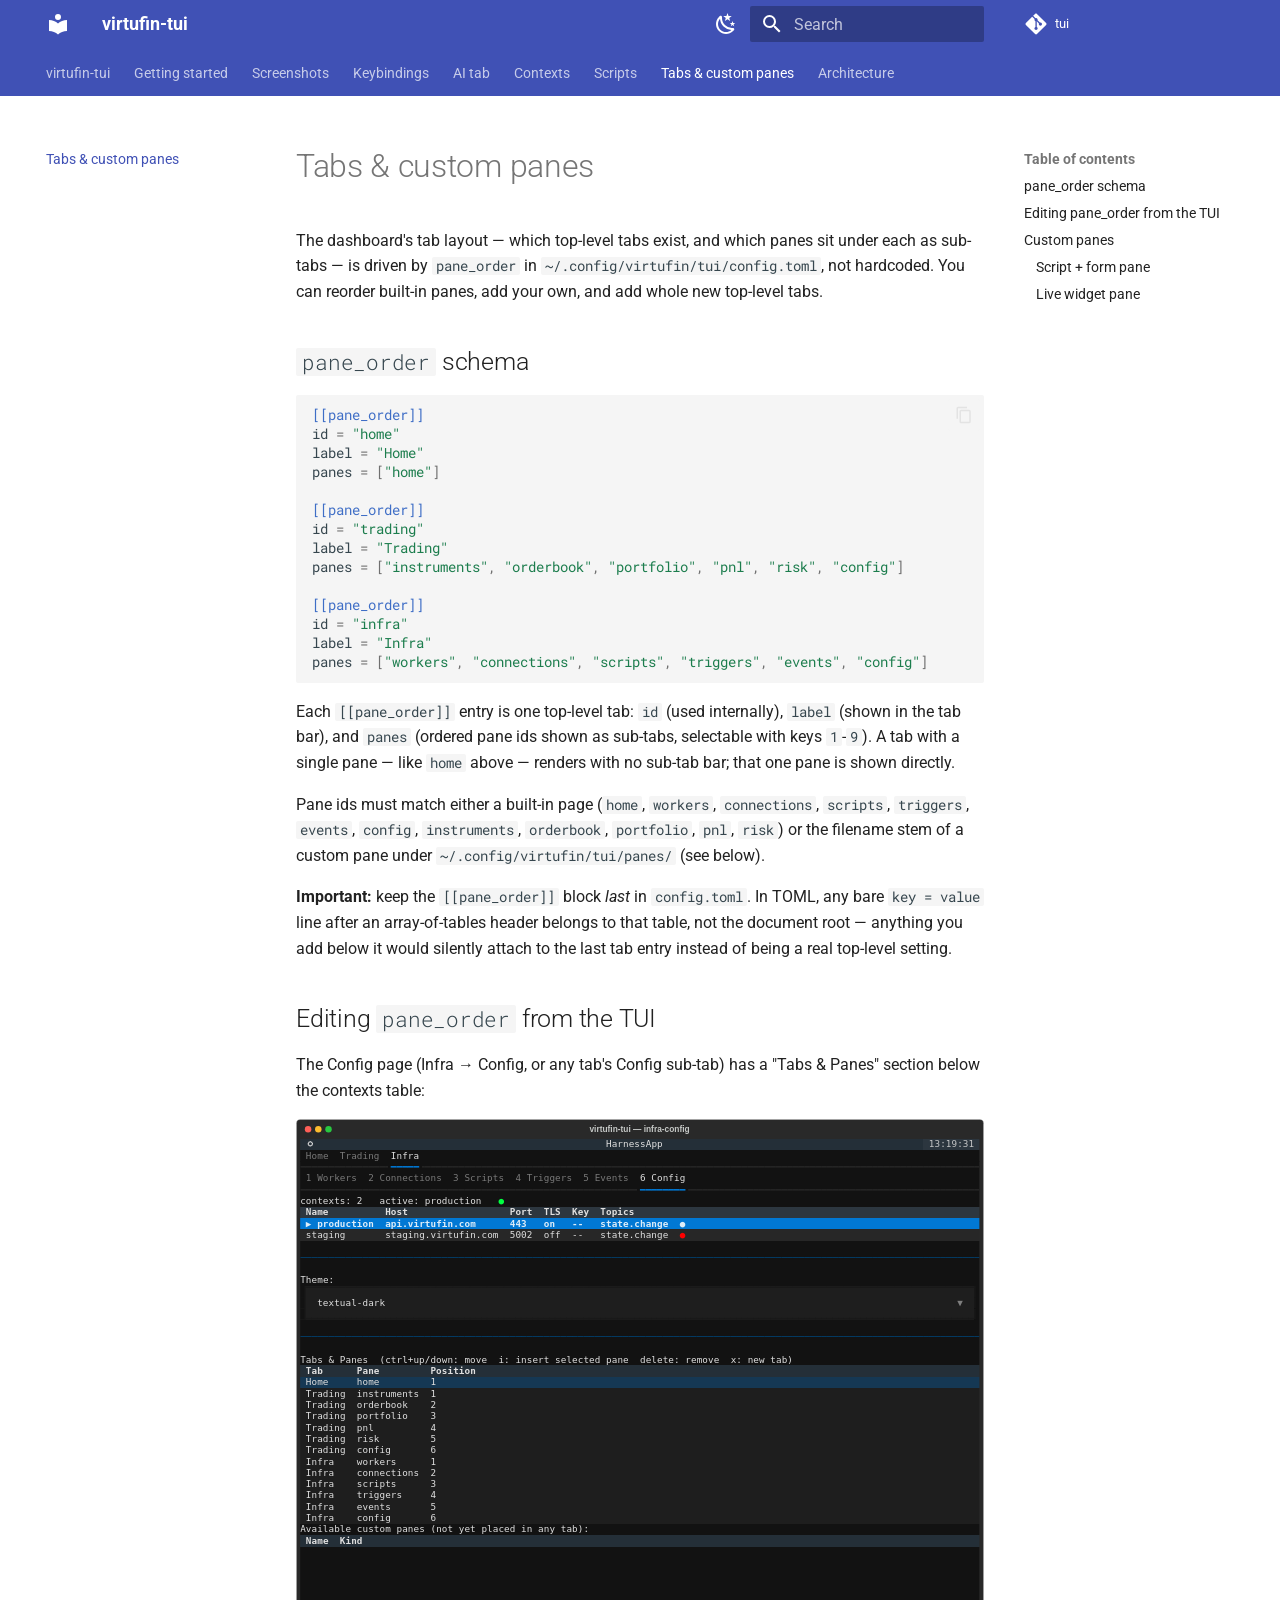
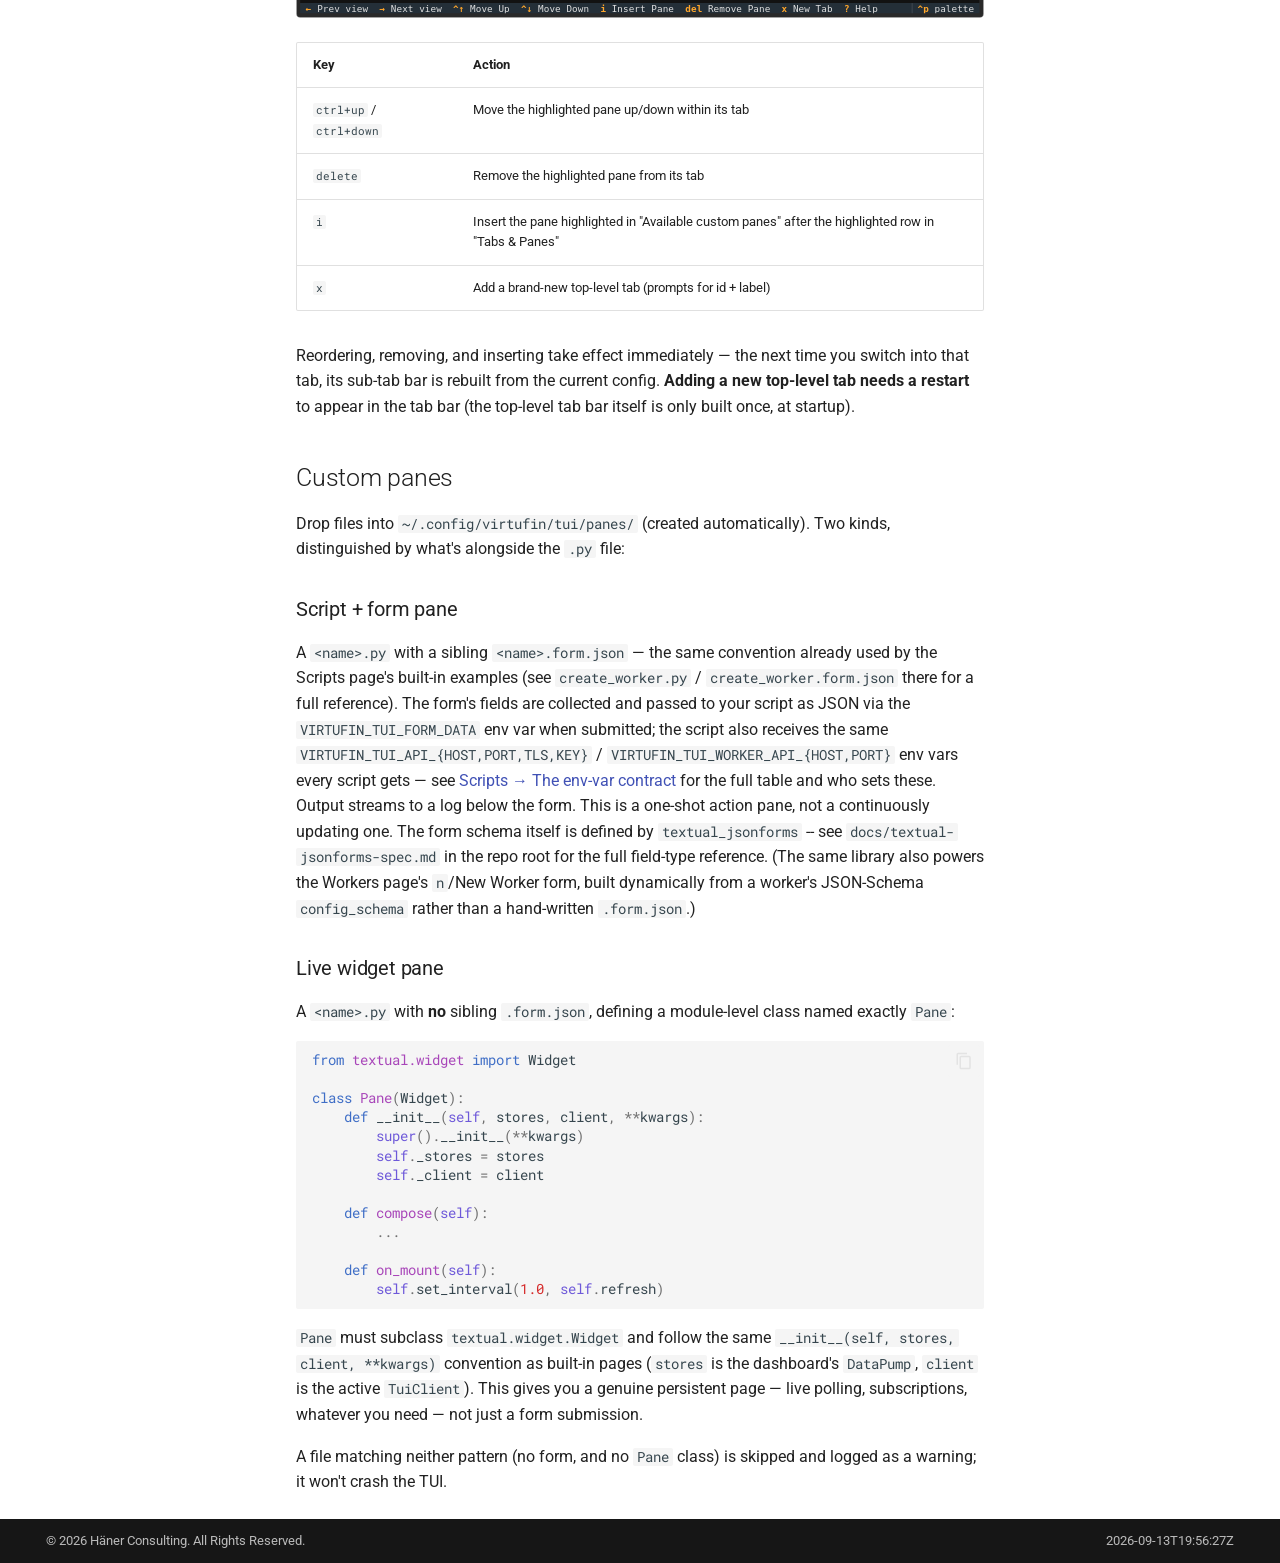
<file: custom-panes/index.html>
<!doctype html>
<html lang="en" class="no-js">
  <head>
    
      <meta charset="utf-8">
      <meta name="viewport" content="width=device-width,initial-scale=1">
      
        <meta name="description" content="Terminal UI for the Virtufin platform">
      
      
      
        <link rel="canonical" href="https://tui.docs.virtufin.com/custom-panes/">
      
      
        <link rel="prev" href="../scripts/">
      
      
        <link rel="next" href="../architecture/">
      
      
        
      
      
      <link rel="icon" href="../assets/images/favicon.png">
      <meta name="generator" content="mkdocs-1.6.1, mkdocs-material-9.7.7">
    
    
      
        <title>Tabs & custom panes - virtufin-tui</title>
      
    
    
      <link rel="stylesheet" href="../assets/stylesheets/main.ec1eaa64.min.css">
      
        
        <link rel="stylesheet" href="../assets/stylesheets/palette.ab4e12ef.min.css">
      
      


    
    
      
    
    
      
        
        
        <link rel="preconnect" href="https://fonts.gstatic.com" crossorigin>
        <link rel="stylesheet" href="https://fonts.googleapis.com/css?family=Roboto:300,300i,400,400i,700,700i%7CRoboto+Mono:400,400i,700,700i&display=fallback">
        <style>:root{--md-text-font:"Roboto";--md-code-font:"Roboto Mono"}</style>
      
    
    
      <link rel="stylesheet" href="../stylesheets/common.css">
    
      <link rel="stylesheet" href="../stylesheets/mermaid-zoom.css">
    
    <script>__md_scope=new URL("..",location),__md_hash=e=>[...e].reduce(((e,_)=>(e<<5)-e+_.charCodeAt(0)),0),__md_get=(e,_=localStorage,t=__md_scope)=>JSON.parse(_.getItem(t.pathname+"."+e)),__md_set=(e,_,t=localStorage,a=__md_scope)=>{try{t.setItem(a.pathname+"."+e,JSON.stringify(_))}catch(e){}}</script>
    
      

    
    
  </head>
  
  
    
    
      
    
    
    
    
    <body dir="ltr" data-md-color-scheme="default" data-md-color-primary="indigo" data-md-color-accent="indigo">
  
    
    <input class="md-toggle" data-md-toggle="drawer" type="checkbox" id="__drawer" autocomplete="off">
    <input class="md-toggle" data-md-toggle="search" type="checkbox" id="__search" autocomplete="off">
    <label class="md-overlay" for="__drawer"></label>
    <div data-md-component="skip">
      
        
        <a href="#tabs-custom-panes" class="md-skip">
          Skip to content
        </a>
      
    </div>
    <div data-md-component="announce">
      
    </div>
    
    
      

<header class="md-header" data-md-component="header">
  <nav class="md-header__inner md-grid" aria-label="Header">
    <a href=".." title="virtufin-tui" class="md-header__button md-logo" aria-label="virtufin-tui" data-md-component="logo">
      
  
  <svg xmlns="http://www.w3.org/2000/svg" viewBox="0 0 24 24"><path d="M12 8a3 3 0 0 0 3-3 3 3 0 0 0-3-3 3 3 0 0 0-3 3 3 3 0 0 0 3 3m0 3.54C9.64 9.35 6.5 8 3 8v11c3.5 0 6.64 1.35 9 3.54 2.36-2.19 5.5-3.54 9-3.54V8c-3.5 0-6.64 1.35-9 3.54"/></svg>

    </a>
    <label class="md-header__button md-icon" for="__drawer">
      
      <svg xmlns="http://www.w3.org/2000/svg" viewBox="0 0 24 24"><path d="M3 6h18v2H3zm0 5h18v2H3zm0 5h18v2H3z"/></svg>
    </label>
    <div class="md-header__title" data-md-component="header-title">
      <div class="md-header__ellipsis">
        <div class="md-header__topic">
          <span class="md-ellipsis">
            virtufin-tui
          </span>
        </div>
        <div class="md-header__topic" data-md-component="header-topic">
          <span class="md-ellipsis">
            
              Tabs &amp; custom panes
            
          </span>
        </div>
      </div>
    </div>
    
      
        <form class="md-header__option" data-md-component="palette">
  
    
    
    
    <input class="md-option" data-md-color-media="" data-md-color-scheme="default" data-md-color-primary="indigo" data-md-color-accent="indigo"  aria-label="Switch to dark mode"  type="radio" name="__palette" id="__palette_0">
    
      <label class="md-header__button md-icon" title="Switch to dark mode" for="__palette_1" hidden>
        <svg xmlns="http://www.w3.org/2000/svg" viewBox="0 0 24 24"><path d="m17.75 4.09-2.53 1.94.91 3.06-2.63-1.81-2.63 1.81.91-3.06-2.53-1.94L12.44 4l1.06-3 1.06 3zm3.5 6.91-1.64 1.25.59 1.98-1.7-1.17-1.7 1.17.59-1.98L15.75 11l2.06-.05L18.5 9l.69 1.95zm-2.28 4.95c.83-.08 1.72 1.1 1.19 1.85-.32.45-.66.87-1.08 1.27C15.17 23 8.84 23 4.94 19.07c-3.91-3.9-3.91-10.24 0-14.14.4-.4.82-.76 1.27-1.08.75-.53 1.93.36 1.85 1.19-.27 2.86.69 5.83 2.89 8.02a9.96 9.96 0 0 0 8.02 2.89m-1.64 2.02a12.08 12.08 0 0 1-7.8-3.47c-2.17-2.19-3.33-5-3.49-7.82-2.81 3.14-2.7 7.96.31 10.98 3.02 3.01 7.84 3.12 10.98.31"/></svg>
      </label>
    
  
    
    
    
    <input class="md-option" data-md-color-media="" data-md-color-scheme="slate" data-md-color-primary="indigo" data-md-color-accent="indigo"  aria-label="Switch to light mode"  type="radio" name="__palette" id="__palette_1">
    
      <label class="md-header__button md-icon" title="Switch to light mode" for="__palette_0" hidden>
        <svg xmlns="http://www.w3.org/2000/svg" viewBox="0 0 24 24"><path d="M12 7a5 5 0 0 1 5 5 5 5 0 0 1-5 5 5 5 0 0 1-5-5 5 5 0 0 1 5-5m0 2a3 3 0 0 0-3 3 3 3 0 0 0 3 3 3 3 0 0 0 3-3 3 3 0 0 0-3-3m0-7 2.39 3.42C13.65 5.15 12.84 5 12 5s-1.65.15-2.39.42zM3.34 7l4.16-.35A7.2 7.2 0 0 0 5.94 8.5c-.44.74-.69 1.5-.83 2.29zm.02 10 1.76-3.77a7.131 7.131 0 0 0 2.38 4.14zM20.65 7l-1.77 3.79a7.02 7.02 0 0 0-2.38-4.15zm-.01 10-4.14.36c.59-.51 1.12-1.14 1.54-1.86.42-.73.69-1.5.83-2.29zM12 22l-2.41-3.44c.74.27 1.55.44 2.41.44.82 0 1.63-.17 2.37-.44z"/></svg>
      </label>
    
  
</form>
      
    
    
      <script>var palette=__md_get("__palette");if(palette&&palette.color){if("(prefers-color-scheme)"===palette.color.media){var media=matchMedia("(prefers-color-scheme: light)"),input=document.querySelector(media.matches?"[data-md-color-media='(prefers-color-scheme: light)']":"[data-md-color-media='(prefers-color-scheme: dark)']");palette.color.media=input.getAttribute("data-md-color-media"),palette.color.scheme=input.getAttribute("data-md-color-scheme"),palette.color.primary=input.getAttribute("data-md-color-primary"),palette.color.accent=input.getAttribute("data-md-color-accent")}for(var[key,value]of Object.entries(palette.color))document.body.setAttribute("data-md-color-"+key,value)}</script>
    
    
    
      
      
        <label class="md-header__button md-icon" for="__search">
          
          <svg xmlns="http://www.w3.org/2000/svg" viewBox="0 0 24 24"><path d="M9.5 3A6.5 6.5 0 0 1 16 9.5c0 1.61-.59 3.09-1.56 4.23l.27.27h.79l5 5-1.5 1.5-5-5v-.79l-.27-.27A6.52 6.52 0 0 1 9.5 16 6.5 6.5 0 0 1 3 9.5 6.5 6.5 0 0 1 9.5 3m0 2C7 5 5 7 5 9.5S7 14 9.5 14 14 12 14 9.5 12 5 9.5 5"/></svg>
        </label>
        <div class="md-search" data-md-component="search" role="dialog">
  <label class="md-search__overlay" for="__search"></label>
  <div class="md-search__inner" role="search">
    <form class="md-search__form" name="search">
      <input type="text" class="md-search__input" name="query" aria-label="Search" placeholder="Search" autocapitalize="off" autocorrect="off" autocomplete="off" spellcheck="false" data-md-component="search-query" required>
      <label class="md-search__icon md-icon" for="__search">
        
        <svg xmlns="http://www.w3.org/2000/svg" viewBox="0 0 24 24"><path d="M9.5 3A6.5 6.5 0 0 1 16 9.5c0 1.61-.59 3.09-1.56 4.23l.27.27h.79l5 5-1.5 1.5-5-5v-.79l-.27-.27A6.52 6.52 0 0 1 9.5 16 6.5 6.5 0 0 1 3 9.5 6.5 6.5 0 0 1 9.5 3m0 2C7 5 5 7 5 9.5S7 14 9.5 14 14 12 14 9.5 12 5 9.5 5"/></svg>
        
        <svg xmlns="http://www.w3.org/2000/svg" viewBox="0 0 24 24"><path d="M20 11v2H8l5.5 5.5-1.42 1.42L4.16 12l7.92-7.92L13.5 5.5 8 11z"/></svg>
      </label>
      <nav class="md-search__options" aria-label="Search">
        
          <a href="javascript:void(0)" class="md-search__icon md-icon" title="Share" aria-label="Share" data-clipboard data-clipboard-text="" data-md-component="search-share" tabindex="-1">
            
            <svg xmlns="http://www.w3.org/2000/svg" viewBox="0 0 24 24"><path d="M18 16.08c-.76 0-1.44.3-1.96.77L8.91 12.7c.05-.23.09-.46.09-.7s-.04-.47-.09-.7l7.05-4.11c.54.5 1.25.81 2.04.81a3 3 0 0 0 3-3 3 3 0 0 0-3-3 3 3 0 0 0-3 3c0 .24.04.47.09.7L8.04 9.81C7.5 9.31 6.79 9 6 9a3 3 0 0 0-3 3 3 3 0 0 0 3 3c.79 0 1.5-.31 2.04-.81l7.12 4.15c-.05.21-.08.43-.08.66 0 1.61 1.31 2.91 2.92 2.91s2.92-1.3 2.92-2.91A2.92 2.92 0 0 0 18 16.08"/></svg>
          </a>
        
        <button type="reset" class="md-search__icon md-icon" title="Clear" aria-label="Clear" tabindex="-1">
          
          <svg xmlns="http://www.w3.org/2000/svg" viewBox="0 0 24 24"><path d="M19 6.41 17.59 5 12 10.59 6.41 5 5 6.41 10.59 12 5 17.59 6.41 19 12 13.41 17.59 19 19 17.59 13.41 12z"/></svg>
        </button>
      </nav>
      
        <div class="md-search__suggest" data-md-component="search-suggest"></div>
      
    </form>
    <div class="md-search__output">
      <div class="md-search__scrollwrap" tabindex="0" data-md-scrollfix>
        <div class="md-search-result" data-md-component="search-result">
          <div class="md-search-result__meta">
            Initializing search
          </div>
          <ol class="md-search-result__list" role="presentation"></ol>
        </div>
      </div>
    </div>
  </div>
</div>
      
    
    
      <div class="md-header__source">
        <a href="https://gitea.haenerconsulting.com/virtufin/tui" title="Go to repository" class="md-source" data-md-component="source">
  <div class="md-source__icon md-icon">
    
    <svg xmlns="http://www.w3.org/2000/svg" viewBox="0 0 448 512"><!--! Font Awesome Free 7.1.0 by @fontawesome - https://fontawesome.com License - https://fontawesome.com/license/free (Icons: CC BY 4.0, Fonts: SIL OFL 1.1, Code: MIT License) Copyright 2025 Fonticons, Inc.--><path d="M439.6 236.1 244 40.5c-5.4-5.5-12.8-8.5-20.4-8.5s-15 3-20.4 8.4L162.5 81l51.5 51.5c27.1-9.1 52.7 16.8 43.4 43.7l49.7 49.7c34.2-11.8 61.2 31 35.5 56.7-26.5 26.5-70.2-2.9-56-37.3L240.3 199v121.9c25.3 12.5 22.3 41.8 9.1 55-6.4 6.4-15.2 10.1-24.3 10.1s-17.8-3.6-24.3-10.1c-17.6-17.6-11.1-46.9 11.2-56v-123c-20.8-8.5-24.6-30.7-18.6-45L142.6 101 8.5 235.1C3 240.6 0 247.9 0 255.5s3 15 8.5 20.4l195.6 195.7c5.4 5.4 12.7 8.4 20.4 8.4s15-3 20.4-8.4l194.7-194.7c5.4-5.4 8.4-12.8 8.4-20.4s-3-15-8.4-20.4"/></svg>
  </div>
  <div class="md-source__repository">
    tui
  </div>
</a>
      </div>
    
  </nav>
  
</header>
    
    <div class="md-container" data-md-component="container">
      
      
        
          
            
<nav class="md-tabs" aria-label="Tabs" data-md-component="tabs">
  <div class="md-grid">
    <ul class="md-tabs__list">
      
        
  
  
  
  
    <li class="md-tabs__item">
      <a href=".." class="md-tabs__link">
        
  
  
    
  
  virtufin-tui

      </a>
    </li>
  

      
        
  
  
  
  
    <li class="md-tabs__item">
      <a href="../getting-started/" class="md-tabs__link">
        
  
  
    
  
  Getting started

      </a>
    </li>
  

      
        
  
  
  
  
    <li class="md-tabs__item">
      <a href="../screenshots/" class="md-tabs__link">
        
  
  
    
  
  Screenshots

      </a>
    </li>
  

      
        
  
  
  
  
    <li class="md-tabs__item">
      <a href="../keybindings/" class="md-tabs__link">
        
  
  
    
  
  Keybindings

      </a>
    </li>
  

      
        
  
  
  
  
    <li class="md-tabs__item">
      <a href="../ai-tab/" class="md-tabs__link">
        
  
  
    
  
  AI tab

      </a>
    </li>
  

      
        
  
  
  
  
    <li class="md-tabs__item">
      <a href="../contexts/" class="md-tabs__link">
        
  
  
    
  
  Contexts

      </a>
    </li>
  

      
        
  
  
  
  
    <li class="md-tabs__item">
      <a href="../scripts/" class="md-tabs__link">
        
  
  
    
  
  Scripts

      </a>
    </li>
  

      
        
  
  
  
    
  
  
    <li class="md-tabs__item md-tabs__item--active">
      <a href="./" class="md-tabs__link">
        
  
  
    
  
  Tabs &amp; custom panes

      </a>
    </li>
  

      
        
  
  
  
  
    <li class="md-tabs__item">
      <a href="../architecture/" class="md-tabs__link">
        
  
  
    
  
  Architecture

      </a>
    </li>
  

      
    </ul>
  </div>
</nav>
          
        
      
      <main class="md-main" data-md-component="main">
        <div class="md-main__inner md-grid">
          
            
              
              <div class="md-sidebar md-sidebar--primary" data-md-component="sidebar" data-md-type="navigation" >
                <div class="md-sidebar__scrollwrap">
                  <div class="md-sidebar__inner">
                    


  


<nav class="md-nav md-nav--primary md-nav--lifted" aria-label="Navigation" data-md-level="0">
  <label class="md-nav__title" for="__drawer">
    <a href=".." title="virtufin-tui" class="md-nav__button md-logo" aria-label="virtufin-tui" data-md-component="logo">
      
  
  <svg xmlns="http://www.w3.org/2000/svg" viewBox="0 0 24 24"><path d="M12 8a3 3 0 0 0 3-3 3 3 0 0 0-3-3 3 3 0 0 0-3 3 3 3 0 0 0 3 3m0 3.54C9.64 9.35 6.5 8 3 8v11c3.5 0 6.64 1.35 9 3.54 2.36-2.19 5.5-3.54 9-3.54V8c-3.5 0-6.64 1.35-9 3.54"/></svg>

    </a>
    virtufin-tui
  </label>
  
    <div class="md-nav__source">
      <a href="https://gitea.haenerconsulting.com/virtufin/tui" title="Go to repository" class="md-source" data-md-component="source">
  <div class="md-source__icon md-icon">
    
    <svg xmlns="http://www.w3.org/2000/svg" viewBox="0 0 448 512"><!--! Font Awesome Free 7.1.0 by @fontawesome - https://fontawesome.com License - https://fontawesome.com/license/free (Icons: CC BY 4.0, Fonts: SIL OFL 1.1, Code: MIT License) Copyright 2025 Fonticons, Inc.--><path d="M439.6 236.1 244 40.5c-5.4-5.5-12.8-8.5-20.4-8.5s-15 3-20.4 8.4L162.5 81l51.5 51.5c27.1-9.1 52.7 16.8 43.4 43.7l49.7 49.7c34.2-11.8 61.2 31 35.5 56.7-26.5 26.5-70.2-2.9-56-37.3L240.3 199v121.9c25.3 12.5 22.3 41.8 9.1 55-6.4 6.4-15.2 10.1-24.3 10.1s-17.8-3.6-24.3-10.1c-17.6-17.6-11.1-46.9 11.2-56v-123c-20.8-8.5-24.6-30.7-18.6-45L142.6 101 8.5 235.1C3 240.6 0 247.9 0 255.5s3 15 8.5 20.4l195.6 195.7c5.4 5.4 12.7 8.4 20.4 8.4s15-3 20.4-8.4l194.7-194.7c5.4-5.4 8.4-12.8 8.4-20.4s-3-15-8.4-20.4"/></svg>
  </div>
  <div class="md-source__repository">
    tui
  </div>
</a>
    </div>
  
  <ul class="md-nav__list" data-md-scrollfix>
    
      
      
  
  
  
  
    <li class="md-nav__item">
      <a href=".." class="md-nav__link">
        
  
  
  <span class="md-ellipsis">
    
  
    virtufin-tui
  

    
  </span>
  
  

      </a>
    </li>
  

    
      
      
  
  
  
  
    <li class="md-nav__item">
      <a href="../getting-started/" class="md-nav__link">
        
  
  
  <span class="md-ellipsis">
    
  
    Getting started
  

    
  </span>
  
  

      </a>
    </li>
  

    
      
      
  
  
  
  
    <li class="md-nav__item">
      <a href="../screenshots/" class="md-nav__link">
        
  
  
  <span class="md-ellipsis">
    
  
    Screenshots
  

    
  </span>
  
  

      </a>
    </li>
  

    
      
      
  
  
  
  
    <li class="md-nav__item">
      <a href="../keybindings/" class="md-nav__link">
        
  
  
  <span class="md-ellipsis">
    
  
    Keybindings
  

    
  </span>
  
  

      </a>
    </li>
  

    
      
      
  
  
  
  
    <li class="md-nav__item">
      <a href="../ai-tab/" class="md-nav__link">
        
  
  
  <span class="md-ellipsis">
    
  
    AI tab
  

    
  </span>
  
  

      </a>
    </li>
  

    
      
      
  
  
  
  
    <li class="md-nav__item">
      <a href="../contexts/" class="md-nav__link">
        
  
  
  <span class="md-ellipsis">
    
  
    Contexts
  

    
  </span>
  
  

      </a>
    </li>
  

    
      
      
  
  
  
  
    <li class="md-nav__item">
      <a href="../scripts/" class="md-nav__link">
        
  
  
  <span class="md-ellipsis">
    
  
    Scripts
  

    
  </span>
  
  

      </a>
    </li>
  

    
      
      
  
  
    
  
  
  
    <li class="md-nav__item md-nav__item--active">
      
      <input class="md-nav__toggle md-toggle" type="checkbox" id="__toc">
      
      
        
      
      
        <label class="md-nav__link md-nav__link--active" for="__toc">
          
  
  
  <span class="md-ellipsis">
    
  
    Tabs &amp; custom panes
  

    
  </span>
  
  

          <span class="md-nav__icon md-icon"></span>
        </label>
      
      <a href="./" class="md-nav__link md-nav__link--active">
        
  
  
  <span class="md-ellipsis">
    
  
    Tabs &amp; custom panes
  

    
  </span>
  
  

      </a>
      
        

<nav class="md-nav md-nav--secondary" aria-label="Table of contents">
  
  
  
    
  
  
    <label class="md-nav__title" for="__toc">
      <span class="md-nav__icon md-icon"></span>
      Table of contents
    </label>
    <ul class="md-nav__list" data-md-component="toc" data-md-scrollfix>
      
        <li class="md-nav__item">
  <a href="#pane_order-schema" class="md-nav__link">
    <span class="md-ellipsis">
      
        pane_order schema
      
    </span>
  </a>
  
</li>
      
        <li class="md-nav__item">
  <a href="#editing-pane_order-from-the-tui" class="md-nav__link">
    <span class="md-ellipsis">
      
        Editing pane_order from the TUI
      
    </span>
  </a>
  
</li>
      
        <li class="md-nav__item">
  <a href="#custom-panes" class="md-nav__link">
    <span class="md-ellipsis">
      
        Custom panes
      
    </span>
  </a>
  
    <nav class="md-nav" aria-label="Custom panes">
      <ul class="md-nav__list">
        
          <li class="md-nav__item">
  <a href="#script-form-pane" class="md-nav__link">
    <span class="md-ellipsis">
      
        Script + form pane
      
    </span>
  </a>
  
</li>
        
          <li class="md-nav__item">
  <a href="#live-widget-pane" class="md-nav__link">
    <span class="md-ellipsis">
      
        Live widget pane
      
    </span>
  </a>
  
</li>
        
      </ul>
    </nav>
  
</li>
      
    </ul>
  
</nav>
      
    </li>
  

    
      
      
  
  
  
  
    <li class="md-nav__item">
      <a href="../architecture/" class="md-nav__link">
        
  
  
  <span class="md-ellipsis">
    
  
    Architecture
  

    
  </span>
  
  

      </a>
    </li>
  

    
  </ul>
</nav>
                  </div>
                </div>
              </div>
            
            
              
              <div class="md-sidebar md-sidebar--secondary" data-md-component="sidebar" data-md-type="toc" >
                <div class="md-sidebar__scrollwrap">
                  <div class="md-sidebar__inner">
                    

<nav class="md-nav md-nav--secondary" aria-label="Table of contents">
  
  
  
    
  
  
    <label class="md-nav__title" for="__toc">
      <span class="md-nav__icon md-icon"></span>
      Table of contents
    </label>
    <ul class="md-nav__list" data-md-component="toc" data-md-scrollfix>
      
        <li class="md-nav__item">
  <a href="#pane_order-schema" class="md-nav__link">
    <span class="md-ellipsis">
      
        pane_order schema
      
    </span>
  </a>
  
</li>
      
        <li class="md-nav__item">
  <a href="#editing-pane_order-from-the-tui" class="md-nav__link">
    <span class="md-ellipsis">
      
        Editing pane_order from the TUI
      
    </span>
  </a>
  
</li>
      
        <li class="md-nav__item">
  <a href="#custom-panes" class="md-nav__link">
    <span class="md-ellipsis">
      
        Custom panes
      
    </span>
  </a>
  
    <nav class="md-nav" aria-label="Custom panes">
      <ul class="md-nav__list">
        
          <li class="md-nav__item">
  <a href="#script-form-pane" class="md-nav__link">
    <span class="md-ellipsis">
      
        Script + form pane
      
    </span>
  </a>
  
</li>
        
          <li class="md-nav__item">
  <a href="#live-widget-pane" class="md-nav__link">
    <span class="md-ellipsis">
      
        Live widget pane
      
    </span>
  </a>
  
</li>
        
      </ul>
    </nav>
  
</li>
      
    </ul>
  
</nav>
                  </div>
                </div>
              </div>
            
          
          
            <div class="md-content" data-md-component="content">
              
              <article class="md-content__inner md-typeset">
                
                  



<h1 id="tabs-custom-panes">Tabs &amp; custom panes<a class="headerlink" href="#tabs-custom-panes" title="Permanent link">&para;</a></h1>
<p>The dashboard's tab layout — which top-level tabs exist, and which panes
sit under each as sub-tabs — is driven by <code>pane_order</code> in
<code>~/.config/virtufin/tui/config.toml</code>, not hardcoded. You can reorder
built-in panes, add your own, and add whole new top-level tabs.</p>
<h2 id="pane_order-schema"><code>pane_order</code> schema<a class="headerlink" href="#pane_order-schema" title="Permanent link">&para;</a></h2>
<div class="highlight"><pre><span></span><code><a id="__codelineno-0-1" name="__codelineno-0-1" href="#__codelineno-0-1"></a><span class="k">[[pane_order]]</span>
<a id="__codelineno-0-2" name="__codelineno-0-2" href="#__codelineno-0-2"></a><span class="n">id</span><span class="w"> </span><span class="o">=</span><span class="w"> </span><span class="s2">"home"</span>
<a id="__codelineno-0-3" name="__codelineno-0-3" href="#__codelineno-0-3"></a><span class="n">label</span><span class="w"> </span><span class="o">=</span><span class="w"> </span><span class="s2">"Home"</span>
<a id="__codelineno-0-4" name="__codelineno-0-4" href="#__codelineno-0-4"></a><span class="n">panes</span><span class="w"> </span><span class="o">=</span><span class="w"> </span><span class="p">[</span><span class="s2">"home"</span><span class="p">]</span>
<a id="__codelineno-0-5" name="__codelineno-0-5" href="#__codelineno-0-5"></a>
<a id="__codelineno-0-6" name="__codelineno-0-6" href="#__codelineno-0-6"></a><span class="k">[[pane_order]]</span>
<a id="__codelineno-0-7" name="__codelineno-0-7" href="#__codelineno-0-7"></a><span class="n">id</span><span class="w"> </span><span class="o">=</span><span class="w"> </span><span class="s2">"trading"</span>
<a id="__codelineno-0-8" name="__codelineno-0-8" href="#__codelineno-0-8"></a><span class="n">label</span><span class="w"> </span><span class="o">=</span><span class="w"> </span><span class="s2">"Trading"</span>
<a id="__codelineno-0-9" name="__codelineno-0-9" href="#__codelineno-0-9"></a><span class="n">panes</span><span class="w"> </span><span class="o">=</span><span class="w"> </span><span class="p">[</span><span class="s2">"instruments"</span><span class="p">,</span><span class="w"> </span><span class="s2">"orderbook"</span><span class="p">,</span><span class="w"> </span><span class="s2">"portfolio"</span><span class="p">,</span><span class="w"> </span><span class="s2">"pnl"</span><span class="p">,</span><span class="w"> </span><span class="s2">"risk"</span><span class="p">,</span><span class="w"> </span><span class="s2">"config"</span><span class="p">]</span>
<a id="__codelineno-0-10" name="__codelineno-0-10" href="#__codelineno-0-10"></a>
<a id="__codelineno-0-11" name="__codelineno-0-11" href="#__codelineno-0-11"></a><span class="k">[[pane_order]]</span>
<a id="__codelineno-0-12" name="__codelineno-0-12" href="#__codelineno-0-12"></a><span class="n">id</span><span class="w"> </span><span class="o">=</span><span class="w"> </span><span class="s2">"infra"</span>
<a id="__codelineno-0-13" name="__codelineno-0-13" href="#__codelineno-0-13"></a><span class="n">label</span><span class="w"> </span><span class="o">=</span><span class="w"> </span><span class="s2">"Infra"</span>
<a id="__codelineno-0-14" name="__codelineno-0-14" href="#__codelineno-0-14"></a><span class="n">panes</span><span class="w"> </span><span class="o">=</span><span class="w"> </span><span class="p">[</span><span class="s2">"workers"</span><span class="p">,</span><span class="w"> </span><span class="s2">"connections"</span><span class="p">,</span><span class="w"> </span><span class="s2">"scripts"</span><span class="p">,</span><span class="w"> </span><span class="s2">"triggers"</span><span class="p">,</span><span class="w"> </span><span class="s2">"events"</span><span class="p">,</span><span class="w"> </span><span class="s2">"config"</span><span class="p">]</span>
</code></pre></div>
<p>Each <code>[[pane_order]]</code> entry is one top-level tab: <code>id</code> (used internally),
<code>label</code> (shown in the tab bar), and <code>panes</code> (ordered pane ids shown as
sub-tabs, selectable with keys <code>1</code>-<code>9</code>). A tab with a single pane — like
<code>home</code> above — renders with no sub-tab bar; that one pane is shown
directly.</p>
<p>Pane ids must match either a built-in page (<code>home</code>, <code>workers</code>,
<code>connections</code>, <code>scripts</code>, <code>triggers</code>, <code>events</code>, <code>config</code>, <code>instruments</code>,
<code>orderbook</code>, <code>portfolio</code>, <code>pnl</code>, <code>risk</code>) or the filename stem of a custom
pane under <code>~/.config/virtufin/tui/panes/</code> (see below).</p>
<p><strong>Important:</strong> keep the <code>[[pane_order]]</code> block <em>last</em> in <code>config.toml</code>. In
TOML, any bare <code>key = value</code> line after an array-of-tables header belongs
to that table, not the document root — anything you add below it would
silently attach to the last tab entry instead of being a real top-level
setting.</p>
<h2 id="editing-pane_order-from-the-tui">Editing <code>pane_order</code> from the TUI<a class="headerlink" href="#editing-pane_order-from-the-tui" title="Permanent link">&para;</a></h2>
<p>The Config page (Infra → Config, or any tab's Config sub-tab) has a
"Tabs &amp; Panes" section below the contexts table:</p>
<p><img alt="Config page's Tabs &amp; Panes section" src="../images/infra-config.svg" /></p>
<table>
<thead>
<tr>
<th>Key</th>
<th>Action</th>
</tr>
</thead>
<tbody>
<tr>
<td><code>ctrl+up</code> / <code>ctrl+down</code></td>
<td>Move the highlighted pane up/down within its tab</td>
</tr>
<tr>
<td><code>delete</code></td>
<td>Remove the highlighted pane from its tab</td>
</tr>
<tr>
<td><code>i</code></td>
<td>Insert the pane highlighted in "Available custom panes" after the highlighted row in "Tabs &amp; Panes"</td>
</tr>
<tr>
<td><code>x</code></td>
<td>Add a brand-new top-level tab (prompts for id + label)</td>
</tr>
</tbody>
</table>
<p>Reordering, removing, and inserting take effect immediately — the next
time you switch into that tab, its sub-tab bar is rebuilt from the
current config. <strong>Adding a new top-level tab needs a restart</strong> to appear
in the tab bar (the top-level tab bar itself is only built once, at
startup).</p>
<h2 id="custom-panes">Custom panes<a class="headerlink" href="#custom-panes" title="Permanent link">&para;</a></h2>
<p>Drop files into <code>~/.config/virtufin/tui/panes/</code> (created automatically).
Two kinds, distinguished by what's alongside the <code>.py</code> file:</p>
<h3 id="script-form-pane">Script + form pane<a class="headerlink" href="#script-form-pane" title="Permanent link">&para;</a></h3>
<p>A <code>&lt;name&gt;.py</code> with a sibling <code>&lt;name&gt;.form.json</code> — the same convention
already used by the Scripts page's built-in examples (see
<code>create_worker.py</code> / <code>create_worker.form.json</code> there for a full
reference). The form's fields are collected and passed to your script as
JSON via the <code>VIRTUFIN_TUI_FORM_DATA</code> env var when submitted; the script
also receives the same <code>VIRTUFIN_TUI_API_{HOST,PORT,TLS,KEY}</code> /
<code>VIRTUFIN_TUI_WORKER_API_{HOST,PORT}</code> env vars every script gets — see
<a href="../scripts/#the-env-var-contract">Scripts → The env-var contract</a> for the
full table and who sets these. Output
streams to a log below the form. This is a one-shot action pane, not a
continuously updating one. The form schema itself is defined by
<code>textual_jsonforms</code> -- see <code>docs/textual-jsonforms-spec.md</code> in the repo
root for the full field-type reference. (The same library also powers
the Workers page's <code>n</code>/New Worker form, built dynamically from a
worker's JSON-Schema <code>config_schema</code> rather than a hand-written
<code>.form.json</code>.)</p>
<h3 id="live-widget-pane">Live widget pane<a class="headerlink" href="#live-widget-pane" title="Permanent link">&para;</a></h3>
<p>A <code>&lt;name&gt;.py</code> with <strong>no</strong> sibling <code>.form.json</code>, defining a module-level
class named exactly <code>Pane</code>:</p>
<div class="highlight"><pre><span></span><code><a id="__codelineno-1-1" name="__codelineno-1-1" href="#__codelineno-1-1"></a><span class="kn">from</span><span class="w"> </span><span class="nn">textual.widget</span><span class="w"> </span><span class="kn">import</span> <span class="n">Widget</span>
<a id="__codelineno-1-2" name="__codelineno-1-2" href="#__codelineno-1-2"></a>
<a id="__codelineno-1-3" name="__codelineno-1-3" href="#__codelineno-1-3"></a><span class="k">class</span><span class="w"> </span><span class="nc">Pane</span><span class="p">(</span><span class="n">Widget</span><span class="p">):</span>
<a id="__codelineno-1-4" name="__codelineno-1-4" href="#__codelineno-1-4"></a>    <span class="k">def</span><span class="w"> </span><span class="fm">__init__</span><span class="p">(</span><span class="bp">self</span><span class="p">,</span> <span class="n">stores</span><span class="p">,</span> <span class="n">client</span><span class="p">,</span> <span class="o">**</span><span class="n">kwargs</span><span class="p">):</span>
<a id="__codelineno-1-5" name="__codelineno-1-5" href="#__codelineno-1-5"></a>        <span class="nb">super</span><span class="p">()</span><span class="o">.</span><span class="fm">__init__</span><span class="p">(</span><span class="o">**</span><span class="n">kwargs</span><span class="p">)</span>
<a id="__codelineno-1-6" name="__codelineno-1-6" href="#__codelineno-1-6"></a>        <span class="bp">self</span><span class="o">.</span><span class="n">_stores</span> <span class="o">=</span> <span class="n">stores</span>
<a id="__codelineno-1-7" name="__codelineno-1-7" href="#__codelineno-1-7"></a>        <span class="bp">self</span><span class="o">.</span><span class="n">_client</span> <span class="o">=</span> <span class="n">client</span>
<a id="__codelineno-1-8" name="__codelineno-1-8" href="#__codelineno-1-8"></a>
<a id="__codelineno-1-9" name="__codelineno-1-9" href="#__codelineno-1-9"></a>    <span class="k">def</span><span class="w"> </span><span class="nf">compose</span><span class="p">(</span><span class="bp">self</span><span class="p">):</span>
<a id="__codelineno-1-10" name="__codelineno-1-10" href="#__codelineno-1-10"></a>        <span class="o">...</span>
<a id="__codelineno-1-11" name="__codelineno-1-11" href="#__codelineno-1-11"></a>
<a id="__codelineno-1-12" name="__codelineno-1-12" href="#__codelineno-1-12"></a>    <span class="k">def</span><span class="w"> </span><span class="nf">on_mount</span><span class="p">(</span><span class="bp">self</span><span class="p">):</span>
<a id="__codelineno-1-13" name="__codelineno-1-13" href="#__codelineno-1-13"></a>        <span class="bp">self</span><span class="o">.</span><span class="n">set_interval</span><span class="p">(</span><span class="mf">1.0</span><span class="p">,</span> <span class="bp">self</span><span class="o">.</span><span class="n">refresh</span><span class="p">)</span>
</code></pre></div>
<p><code>Pane</code> must subclass <code>textual.widget.Widget</code> and follow the same
<code>__init__(self, stores, client, **kwargs)</code> convention as built-in pages
(<code>stores</code> is the dashboard's <code>DataPump</code>, <code>client</code> is the active
<code>TuiClient</code>). This gives you a genuine persistent page — live polling,
subscriptions, whatever you need — not just a form submission.</p>
<p>A file matching neither pattern (no form, and no <code>Pane</code> class) is skipped
and logged as a warning; it won't crash the TUI.</p>












                
              </article>
            </div>
          
          
<script>var target=document.getElementById(location.hash.slice(1));target&&target.name&&(target.checked=target.name.startsWith("__tabbed_"))</script>
        </div>
        
      </main>
      
        <footer class="md-footer">
  
  <div class="md-footer-meta md-typeset">
    <div class="md-footer-meta__inner md-grid">
      <div class="md-copyright">
  
    <div class="md-copyright__highlight">
      <div style="display:table;width:100%">
  <span style="display:table-cell">&copy; 2026 Häner Consulting. All Rights Reserved.</span>
  <span style="display:table-cell;text-align:right">2026-09-13T19:56:27Z</span>
</div>

    </div>
  
  
</div>
      
    </div>
  </div>
</footer>
      
    </div>
    <div class="md-dialog" data-md-component="dialog">
      <div class="md-dialog__inner md-typeset"></div>
    </div>
    
    
    
      
      
      <script id="__config" type="application/json">{"annotate": null, "base": "..", "features": ["navigation.instant", "navigation.tracking", "navigation.tabs", "navigation.sections", "toc.follow", "content.code.copy", "search.highlight", "search.share", "search.suggest"], "search": "../assets/javascripts/workers/search.2c215733.min.js", "tags": null, "translations": {"clipboard.copied": "Copied to clipboard", "clipboard.copy": "Copy to clipboard", "search.result.more.one": "1 more on this page", "search.result.more.other": "# more on this page", "search.result.none": "No matching documents", "search.result.one": "1 matching document", "search.result.other": "# matching documents", "search.result.placeholder": "Type to start searching", "search.result.term.missing": "Missing", "select.version": "Select version"}, "version": null}</script>
    
    
      <script src="../assets/javascripts/bundle.d7400e89.min.js"></script>
      
        <script src="../javascripts/mermaid-zoom.js"></script>
      
    
  </body>
</html>
</file>
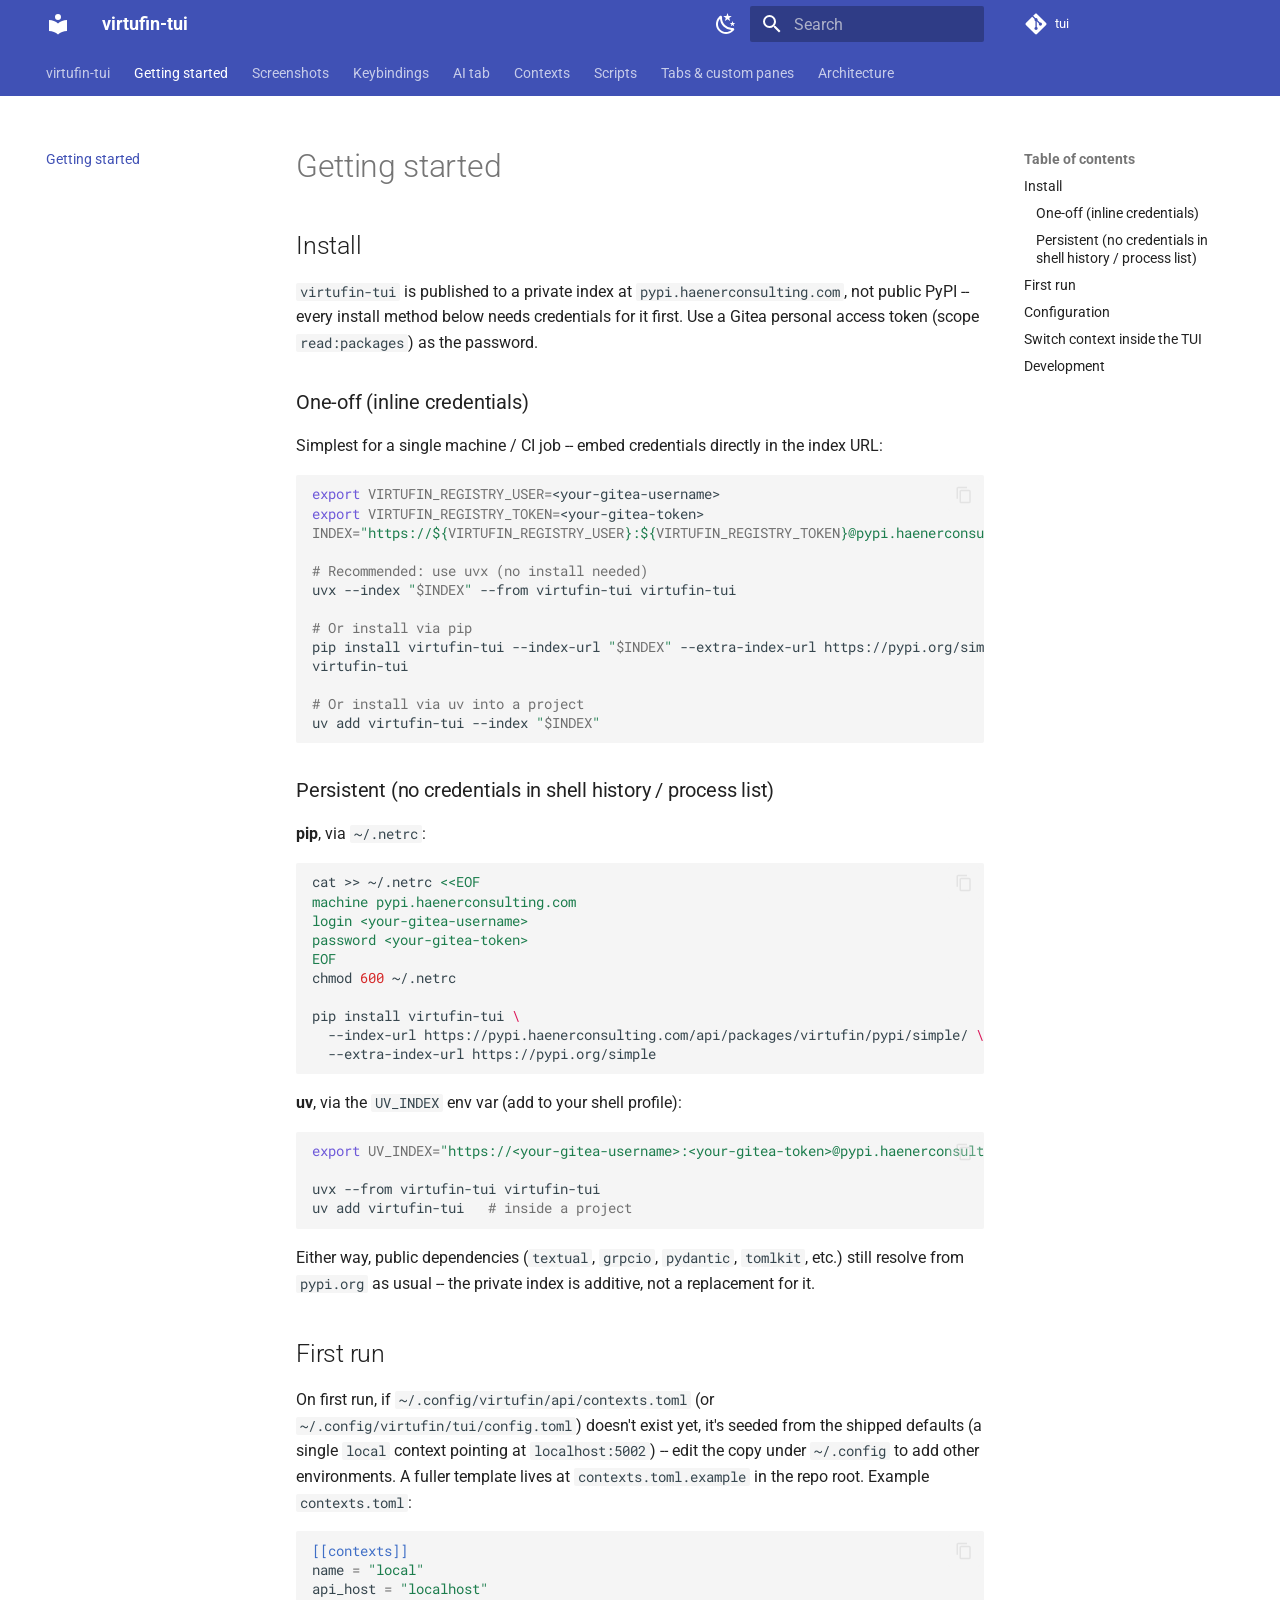
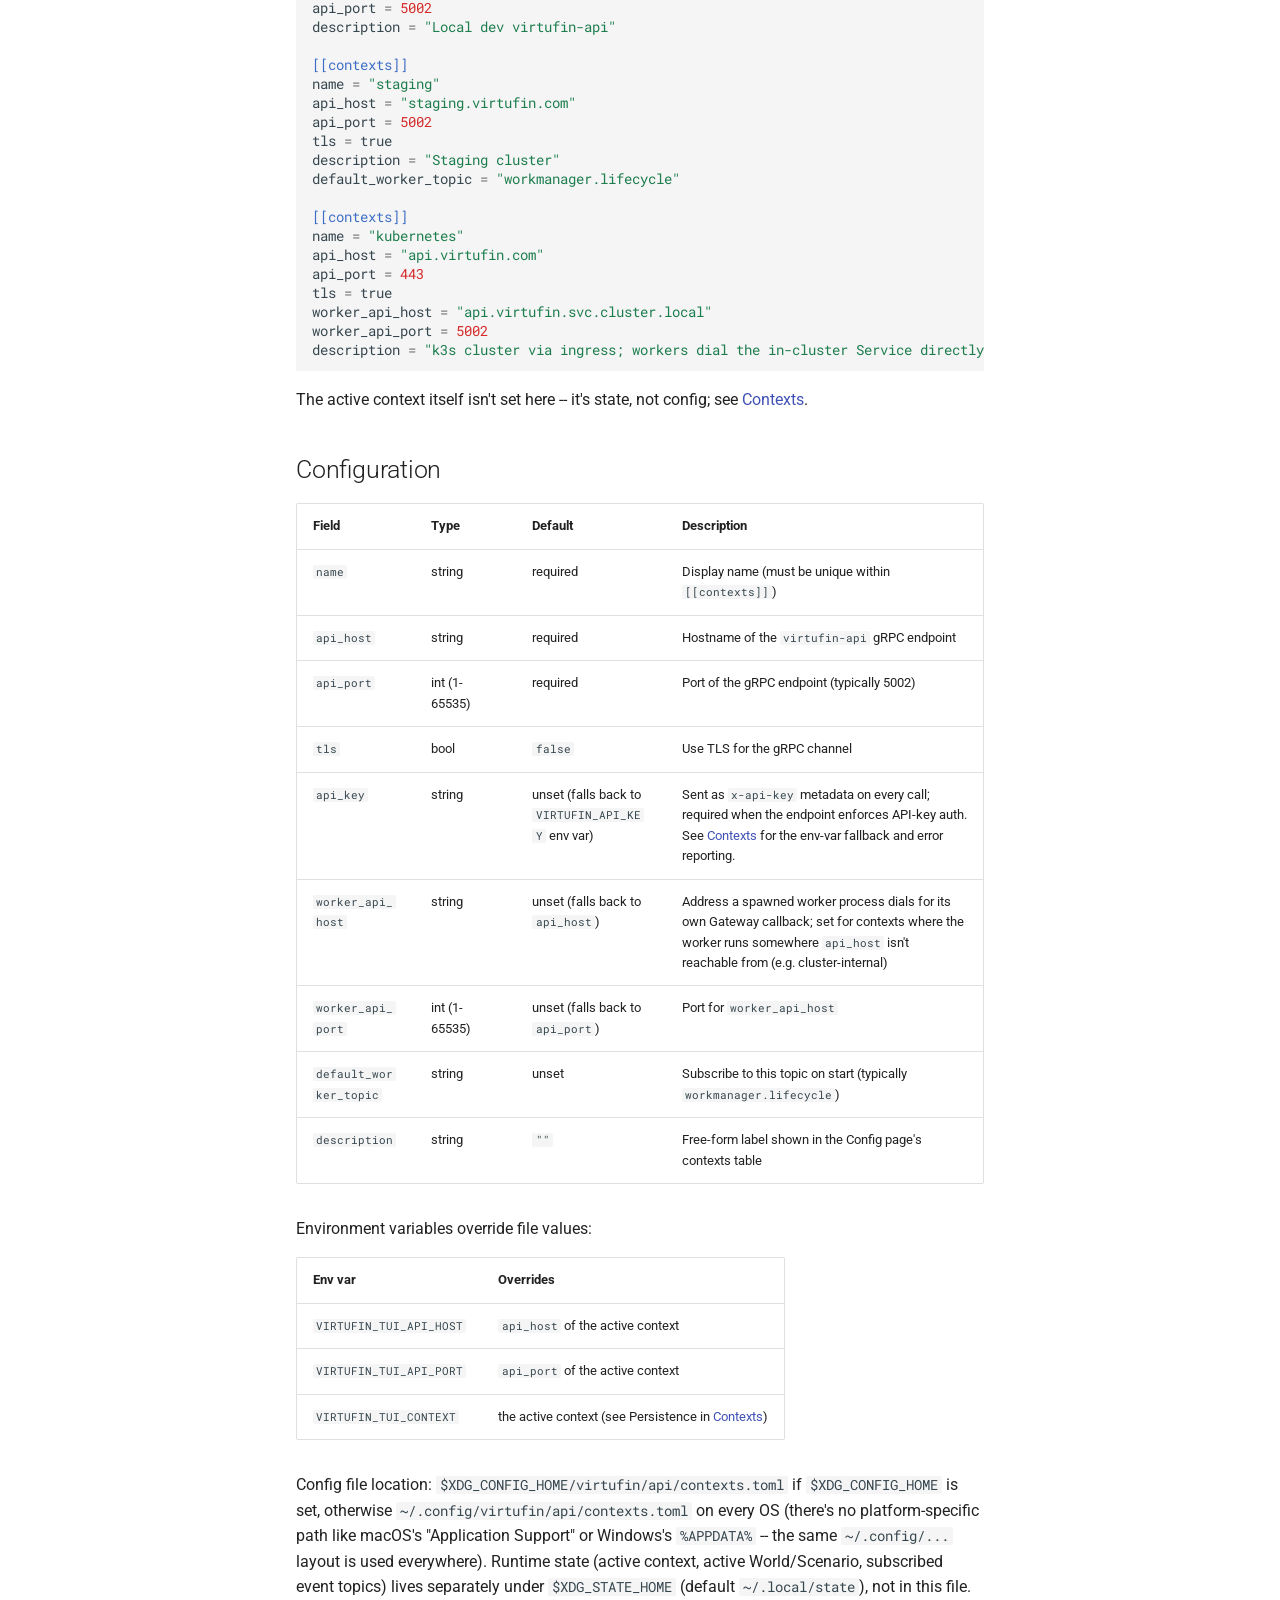
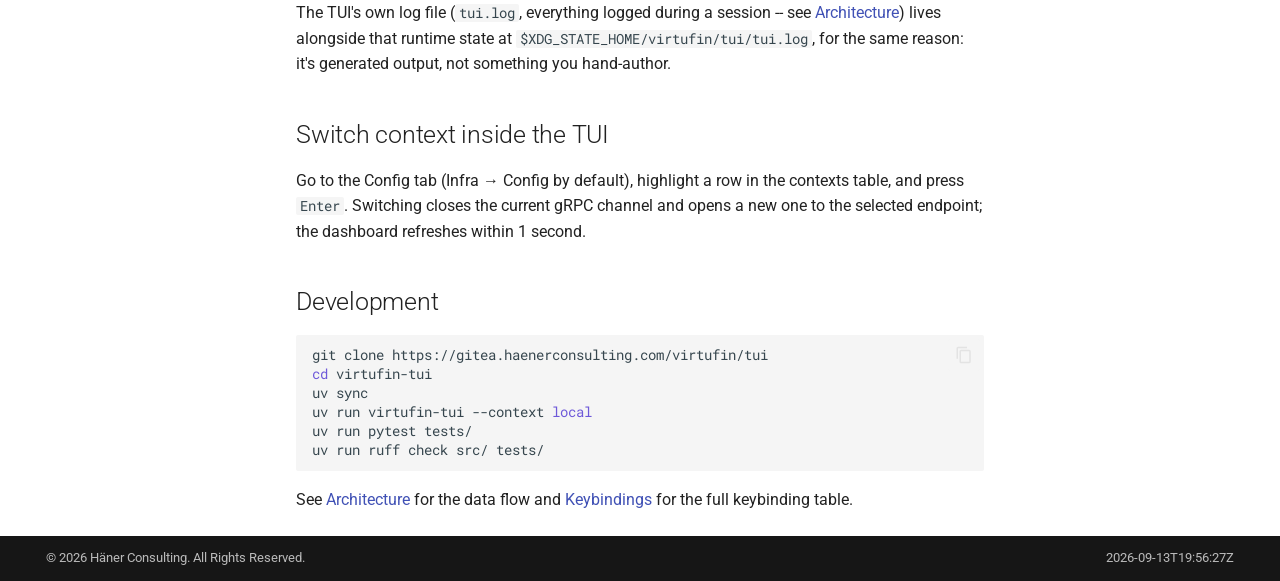
<file: getting-started/index.html>
<!doctype html>
<html lang="en" class="no-js">
  <head>
    
      <meta charset="utf-8">
      <meta name="viewport" content="width=device-width,initial-scale=1">
      
        <meta name="description" content="Terminal UI for the Virtufin platform">
      
      
      
        <link rel="canonical" href="https://tui.docs.virtufin.com/getting-started/">
      
      
        <link rel="prev" href="..">
      
      
        <link rel="next" href="../screenshots/">
      
      
        
      
      
      <link rel="icon" href="../assets/images/favicon.png">
      <meta name="generator" content="mkdocs-1.6.1, mkdocs-material-9.7.7">
    
    
      
        <title>Getting started - virtufin-tui</title>
      
    
    
      <link rel="stylesheet" href="../assets/stylesheets/main.ec1eaa64.min.css">
      
        
        <link rel="stylesheet" href="../assets/stylesheets/palette.ab4e12ef.min.css">
      
      


    
    
      
    
    
      
        
        
        <link rel="preconnect" href="https://fonts.gstatic.com" crossorigin>
        <link rel="stylesheet" href="https://fonts.googleapis.com/css?family=Roboto:300,300i,400,400i,700,700i%7CRoboto+Mono:400,400i,700,700i&display=fallback">
        <style>:root{--md-text-font:"Roboto";--md-code-font:"Roboto Mono"}</style>
      
    
    
      <link rel="stylesheet" href="../stylesheets/common.css">
    
      <link rel="stylesheet" href="../stylesheets/mermaid-zoom.css">
    
    <script>__md_scope=new URL("..",location),__md_hash=e=>[...e].reduce(((e,_)=>(e<<5)-e+_.charCodeAt(0)),0),__md_get=(e,_=localStorage,t=__md_scope)=>JSON.parse(_.getItem(t.pathname+"."+e)),__md_set=(e,_,t=localStorage,a=__md_scope)=>{try{t.setItem(a.pathname+"."+e,JSON.stringify(_))}catch(e){}}</script>
    
      

    
    
  </head>
  
  
    
    
      
    
    
    
    
    <body dir="ltr" data-md-color-scheme="default" data-md-color-primary="indigo" data-md-color-accent="indigo">
  
    
    <input class="md-toggle" data-md-toggle="drawer" type="checkbox" id="__drawer" autocomplete="off">
    <input class="md-toggle" data-md-toggle="search" type="checkbox" id="__search" autocomplete="off">
    <label class="md-overlay" for="__drawer"></label>
    <div data-md-component="skip">
      
        
        <a href="#getting-started" class="md-skip">
          Skip to content
        </a>
      
    </div>
    <div data-md-component="announce">
      
    </div>
    
    
      

<header class="md-header" data-md-component="header">
  <nav class="md-header__inner md-grid" aria-label="Header">
    <a href=".." title="virtufin-tui" class="md-header__button md-logo" aria-label="virtufin-tui" data-md-component="logo">
      
  
  <svg xmlns="http://www.w3.org/2000/svg" viewBox="0 0 24 24"><path d="M12 8a3 3 0 0 0 3-3 3 3 0 0 0-3-3 3 3 0 0 0-3 3 3 3 0 0 0 3 3m0 3.54C9.64 9.35 6.5 8 3 8v11c3.5 0 6.64 1.35 9 3.54 2.36-2.19 5.5-3.54 9-3.54V8c-3.5 0-6.64 1.35-9 3.54"/></svg>

    </a>
    <label class="md-header__button md-icon" for="__drawer">
      
      <svg xmlns="http://www.w3.org/2000/svg" viewBox="0 0 24 24"><path d="M3 6h18v2H3zm0 5h18v2H3zm0 5h18v2H3z"/></svg>
    </label>
    <div class="md-header__title" data-md-component="header-title">
      <div class="md-header__ellipsis">
        <div class="md-header__topic">
          <span class="md-ellipsis">
            virtufin-tui
          </span>
        </div>
        <div class="md-header__topic" data-md-component="header-topic">
          <span class="md-ellipsis">
            
              Getting started
            
          </span>
        </div>
      </div>
    </div>
    
      
        <form class="md-header__option" data-md-component="palette">
  
    
    
    
    <input class="md-option" data-md-color-media="" data-md-color-scheme="default" data-md-color-primary="indigo" data-md-color-accent="indigo"  aria-label="Switch to dark mode"  type="radio" name="__palette" id="__palette_0">
    
      <label class="md-header__button md-icon" title="Switch to dark mode" for="__palette_1" hidden>
        <svg xmlns="http://www.w3.org/2000/svg" viewBox="0 0 24 24"><path d="m17.75 4.09-2.53 1.94.91 3.06-2.63-1.81-2.63 1.81.91-3.06-2.53-1.94L12.44 4l1.06-3 1.06 3zm3.5 6.91-1.64 1.25.59 1.98-1.7-1.17-1.7 1.17.59-1.98L15.75 11l2.06-.05L18.5 9l.69 1.95zm-2.28 4.95c.83-.08 1.72 1.1 1.19 1.85-.32.45-.66.87-1.08 1.27C15.17 23 8.84 23 4.94 19.07c-3.91-3.9-3.91-10.24 0-14.14.4-.4.82-.76 1.27-1.08.75-.53 1.93.36 1.85 1.19-.27 2.86.69 5.83 2.89 8.02a9.96 9.96 0 0 0 8.02 2.89m-1.64 2.02a12.08 12.08 0 0 1-7.8-3.47c-2.17-2.19-3.33-5-3.49-7.82-2.81 3.14-2.7 7.96.31 10.98 3.02 3.01 7.84 3.12 10.98.31"/></svg>
      </label>
    
  
    
    
    
    <input class="md-option" data-md-color-media="" data-md-color-scheme="slate" data-md-color-primary="indigo" data-md-color-accent="indigo"  aria-label="Switch to light mode"  type="radio" name="__palette" id="__palette_1">
    
      <label class="md-header__button md-icon" title="Switch to light mode" for="__palette_0" hidden>
        <svg xmlns="http://www.w3.org/2000/svg" viewBox="0 0 24 24"><path d="M12 7a5 5 0 0 1 5 5 5 5 0 0 1-5 5 5 5 0 0 1-5-5 5 5 0 0 1 5-5m0 2a3 3 0 0 0-3 3 3 3 0 0 0 3 3 3 3 0 0 0 3-3 3 3 0 0 0-3-3m0-7 2.39 3.42C13.65 5.15 12.84 5 12 5s-1.65.15-2.39.42zM3.34 7l4.16-.35A7.2 7.2 0 0 0 5.94 8.5c-.44.74-.69 1.5-.83 2.29zm.02 10 1.76-3.77a7.131 7.131 0 0 0 2.38 4.14zM20.65 7l-1.77 3.79a7.02 7.02 0 0 0-2.38-4.15zm-.01 10-4.14.36c.59-.51 1.12-1.14 1.54-1.86.42-.73.69-1.5.83-2.29zM12 22l-2.41-3.44c.74.27 1.55.44 2.41.44.82 0 1.63-.17 2.37-.44z"/></svg>
      </label>
    
  
</form>
      
    
    
      <script>var palette=__md_get("__palette");if(palette&&palette.color){if("(prefers-color-scheme)"===palette.color.media){var media=matchMedia("(prefers-color-scheme: light)"),input=document.querySelector(media.matches?"[data-md-color-media='(prefers-color-scheme: light)']":"[data-md-color-media='(prefers-color-scheme: dark)']");palette.color.media=input.getAttribute("data-md-color-media"),palette.color.scheme=input.getAttribute("data-md-color-scheme"),palette.color.primary=input.getAttribute("data-md-color-primary"),palette.color.accent=input.getAttribute("data-md-color-accent")}for(var[key,value]of Object.entries(palette.color))document.body.setAttribute("data-md-color-"+key,value)}</script>
    
    
    
      
      
        <label class="md-header__button md-icon" for="__search">
          
          <svg xmlns="http://www.w3.org/2000/svg" viewBox="0 0 24 24"><path d="M9.5 3A6.5 6.5 0 0 1 16 9.5c0 1.61-.59 3.09-1.56 4.23l.27.27h.79l5 5-1.5 1.5-5-5v-.79l-.27-.27A6.52 6.52 0 0 1 9.5 16 6.5 6.5 0 0 1 3 9.5 6.5 6.5 0 0 1 9.5 3m0 2C7 5 5 7 5 9.5S7 14 9.5 14 14 12 14 9.5 12 5 9.5 5"/></svg>
        </label>
        <div class="md-search" data-md-component="search" role="dialog">
  <label class="md-search__overlay" for="__search"></label>
  <div class="md-search__inner" role="search">
    <form class="md-search__form" name="search">
      <input type="text" class="md-search__input" name="query" aria-label="Search" placeholder="Search" autocapitalize="off" autocorrect="off" autocomplete="off" spellcheck="false" data-md-component="search-query" required>
      <label class="md-search__icon md-icon" for="__search">
        
        <svg xmlns="http://www.w3.org/2000/svg" viewBox="0 0 24 24"><path d="M9.5 3A6.5 6.5 0 0 1 16 9.5c0 1.61-.59 3.09-1.56 4.23l.27.27h.79l5 5-1.5 1.5-5-5v-.79l-.27-.27A6.52 6.52 0 0 1 9.5 16 6.5 6.5 0 0 1 3 9.5 6.5 6.5 0 0 1 9.5 3m0 2C7 5 5 7 5 9.5S7 14 9.5 14 14 12 14 9.5 12 5 9.5 5"/></svg>
        
        <svg xmlns="http://www.w3.org/2000/svg" viewBox="0 0 24 24"><path d="M20 11v2H8l5.5 5.5-1.42 1.42L4.16 12l7.92-7.92L13.5 5.5 8 11z"/></svg>
      </label>
      <nav class="md-search__options" aria-label="Search">
        
          <a href="javascript:void(0)" class="md-search__icon md-icon" title="Share" aria-label="Share" data-clipboard data-clipboard-text="" data-md-component="search-share" tabindex="-1">
            
            <svg xmlns="http://www.w3.org/2000/svg" viewBox="0 0 24 24"><path d="M18 16.08c-.76 0-1.44.3-1.96.77L8.91 12.7c.05-.23.09-.46.09-.7s-.04-.47-.09-.7l7.05-4.11c.54.5 1.25.81 2.04.81a3 3 0 0 0 3-3 3 3 0 0 0-3-3 3 3 0 0 0-3 3c0 .24.04.47.09.7L8.04 9.81C7.5 9.31 6.79 9 6 9a3 3 0 0 0-3 3 3 3 0 0 0 3 3c.79 0 1.5-.31 2.04-.81l7.12 4.15c-.05.21-.08.43-.08.66 0 1.61 1.31 2.91 2.92 2.91s2.92-1.3 2.92-2.91A2.92 2.92 0 0 0 18 16.08"/></svg>
          </a>
        
        <button type="reset" class="md-search__icon md-icon" title="Clear" aria-label="Clear" tabindex="-1">
          
          <svg xmlns="http://www.w3.org/2000/svg" viewBox="0 0 24 24"><path d="M19 6.41 17.59 5 12 10.59 6.41 5 5 6.41 10.59 12 5 17.59 6.41 19 12 13.41 17.59 19 19 17.59 13.41 12z"/></svg>
        </button>
      </nav>
      
        <div class="md-search__suggest" data-md-component="search-suggest"></div>
      
    </form>
    <div class="md-search__output">
      <div class="md-search__scrollwrap" tabindex="0" data-md-scrollfix>
        <div class="md-search-result" data-md-component="search-result">
          <div class="md-search-result__meta">
            Initializing search
          </div>
          <ol class="md-search-result__list" role="presentation"></ol>
        </div>
      </div>
    </div>
  </div>
</div>
      
    
    
      <div class="md-header__source">
        <a href="https://gitea.haenerconsulting.com/virtufin/tui" title="Go to repository" class="md-source" data-md-component="source">
  <div class="md-source__icon md-icon">
    
    <svg xmlns="http://www.w3.org/2000/svg" viewBox="0 0 448 512"><!--! Font Awesome Free 7.1.0 by @fontawesome - https://fontawesome.com License - https://fontawesome.com/license/free (Icons: CC BY 4.0, Fonts: SIL OFL 1.1, Code: MIT License) Copyright 2025 Fonticons, Inc.--><path d="M439.6 236.1 244 40.5c-5.4-5.5-12.8-8.5-20.4-8.5s-15 3-20.4 8.4L162.5 81l51.5 51.5c27.1-9.1 52.7 16.8 43.4 43.7l49.7 49.7c34.2-11.8 61.2 31 35.5 56.7-26.5 26.5-70.2-2.9-56-37.3L240.3 199v121.9c25.3 12.5 22.3 41.8 9.1 55-6.4 6.4-15.2 10.1-24.3 10.1s-17.8-3.6-24.3-10.1c-17.6-17.6-11.1-46.9 11.2-56v-123c-20.8-8.5-24.6-30.7-18.6-45L142.6 101 8.5 235.1C3 240.6 0 247.9 0 255.5s3 15 8.5 20.4l195.6 195.7c5.4 5.4 12.7 8.4 20.4 8.4s15-3 20.4-8.4l194.7-194.7c5.4-5.4 8.4-12.8 8.4-20.4s-3-15-8.4-20.4"/></svg>
  </div>
  <div class="md-source__repository">
    tui
  </div>
</a>
      </div>
    
  </nav>
  
</header>
    
    <div class="md-container" data-md-component="container">
      
      
        
          
            
<nav class="md-tabs" aria-label="Tabs" data-md-component="tabs">
  <div class="md-grid">
    <ul class="md-tabs__list">
      
        
  
  
  
  
    <li class="md-tabs__item">
      <a href=".." class="md-tabs__link">
        
  
  
    
  
  virtufin-tui

      </a>
    </li>
  

      
        
  
  
  
    
  
  
    <li class="md-tabs__item md-tabs__item--active">
      <a href="./" class="md-tabs__link">
        
  
  
    
  
  Getting started

      </a>
    </li>
  

      
        
  
  
  
  
    <li class="md-tabs__item">
      <a href="../screenshots/" class="md-tabs__link">
        
  
  
    
  
  Screenshots

      </a>
    </li>
  

      
        
  
  
  
  
    <li class="md-tabs__item">
      <a href="../keybindings/" class="md-tabs__link">
        
  
  
    
  
  Keybindings

      </a>
    </li>
  

      
        
  
  
  
  
    <li class="md-tabs__item">
      <a href="../ai-tab/" class="md-tabs__link">
        
  
  
    
  
  AI tab

      </a>
    </li>
  

      
        
  
  
  
  
    <li class="md-tabs__item">
      <a href="../contexts/" class="md-tabs__link">
        
  
  
    
  
  Contexts

      </a>
    </li>
  

      
        
  
  
  
  
    <li class="md-tabs__item">
      <a href="../scripts/" class="md-tabs__link">
        
  
  
    
  
  Scripts

      </a>
    </li>
  

      
        
  
  
  
  
    <li class="md-tabs__item">
      <a href="../custom-panes/" class="md-tabs__link">
        
  
  
    
  
  Tabs &amp; custom panes

      </a>
    </li>
  

      
        
  
  
  
  
    <li class="md-tabs__item">
      <a href="../architecture/" class="md-tabs__link">
        
  
  
    
  
  Architecture

      </a>
    </li>
  

      
    </ul>
  </div>
</nav>
          
        
      
      <main class="md-main" data-md-component="main">
        <div class="md-main__inner md-grid">
          
            
              
              <div class="md-sidebar md-sidebar--primary" data-md-component="sidebar" data-md-type="navigation" >
                <div class="md-sidebar__scrollwrap">
                  <div class="md-sidebar__inner">
                    


  


<nav class="md-nav md-nav--primary md-nav--lifted" aria-label="Navigation" data-md-level="0">
  <label class="md-nav__title" for="__drawer">
    <a href=".." title="virtufin-tui" class="md-nav__button md-logo" aria-label="virtufin-tui" data-md-component="logo">
      
  
  <svg xmlns="http://www.w3.org/2000/svg" viewBox="0 0 24 24"><path d="M12 8a3 3 0 0 0 3-3 3 3 0 0 0-3-3 3 3 0 0 0-3 3 3 3 0 0 0 3 3m0 3.54C9.64 9.35 6.5 8 3 8v11c3.5 0 6.64 1.35 9 3.54 2.36-2.19 5.5-3.54 9-3.54V8c-3.5 0-6.64 1.35-9 3.54"/></svg>

    </a>
    virtufin-tui
  </label>
  
    <div class="md-nav__source">
      <a href="https://gitea.haenerconsulting.com/virtufin/tui" title="Go to repository" class="md-source" data-md-component="source">
  <div class="md-source__icon md-icon">
    
    <svg xmlns="http://www.w3.org/2000/svg" viewBox="0 0 448 512"><!--! Font Awesome Free 7.1.0 by @fontawesome - https://fontawesome.com License - https://fontawesome.com/license/free (Icons: CC BY 4.0, Fonts: SIL OFL 1.1, Code: MIT License) Copyright 2025 Fonticons, Inc.--><path d="M439.6 236.1 244 40.5c-5.4-5.5-12.8-8.5-20.4-8.5s-15 3-20.4 8.4L162.5 81l51.5 51.5c27.1-9.1 52.7 16.8 43.4 43.7l49.7 49.7c34.2-11.8 61.2 31 35.5 56.7-26.5 26.5-70.2-2.9-56-37.3L240.3 199v121.9c25.3 12.5 22.3 41.8 9.1 55-6.4 6.4-15.2 10.1-24.3 10.1s-17.8-3.6-24.3-10.1c-17.6-17.6-11.1-46.9 11.2-56v-123c-20.8-8.5-24.6-30.7-18.6-45L142.6 101 8.5 235.1C3 240.6 0 247.9 0 255.5s3 15 8.5 20.4l195.6 195.7c5.4 5.4 12.7 8.4 20.4 8.4s15-3 20.4-8.4l194.7-194.7c5.4-5.4 8.4-12.8 8.4-20.4s-3-15-8.4-20.4"/></svg>
  </div>
  <div class="md-source__repository">
    tui
  </div>
</a>
    </div>
  
  <ul class="md-nav__list" data-md-scrollfix>
    
      
      
  
  
  
  
    <li class="md-nav__item">
      <a href=".." class="md-nav__link">
        
  
  
  <span class="md-ellipsis">
    
  
    virtufin-tui
  

    
  </span>
  
  

      </a>
    </li>
  

    
      
      
  
  
    
  
  
  
    <li class="md-nav__item md-nav__item--active">
      
      <input class="md-nav__toggle md-toggle" type="checkbox" id="__toc">
      
      
        
      
      
        <label class="md-nav__link md-nav__link--active" for="__toc">
          
  
  
  <span class="md-ellipsis">
    
  
    Getting started
  

    
  </span>
  
  

          <span class="md-nav__icon md-icon"></span>
        </label>
      
      <a href="./" class="md-nav__link md-nav__link--active">
        
  
  
  <span class="md-ellipsis">
    
  
    Getting started
  

    
  </span>
  
  

      </a>
      
        

<nav class="md-nav md-nav--secondary" aria-label="Table of contents">
  
  
  
    
  
  
    <label class="md-nav__title" for="__toc">
      <span class="md-nav__icon md-icon"></span>
      Table of contents
    </label>
    <ul class="md-nav__list" data-md-component="toc" data-md-scrollfix>
      
        <li class="md-nav__item">
  <a href="#install" class="md-nav__link">
    <span class="md-ellipsis">
      
        Install
      
    </span>
  </a>
  
    <nav class="md-nav" aria-label="Install">
      <ul class="md-nav__list">
        
          <li class="md-nav__item">
  <a href="#one-off-inline-credentials" class="md-nav__link">
    <span class="md-ellipsis">
      
        One-off (inline credentials)
      
    </span>
  </a>
  
</li>
        
          <li class="md-nav__item">
  <a href="#persistent-no-credentials-in-shell-history-process-list" class="md-nav__link">
    <span class="md-ellipsis">
      
        Persistent (no credentials in shell history / process list)
      
    </span>
  </a>
  
</li>
        
      </ul>
    </nav>
  
</li>
      
        <li class="md-nav__item">
  <a href="#first-run" class="md-nav__link">
    <span class="md-ellipsis">
      
        First run
      
    </span>
  </a>
  
</li>
      
        <li class="md-nav__item">
  <a href="#configuration" class="md-nav__link">
    <span class="md-ellipsis">
      
        Configuration
      
    </span>
  </a>
  
</li>
      
        <li class="md-nav__item">
  <a href="#switch-context-inside-the-tui" class="md-nav__link">
    <span class="md-ellipsis">
      
        Switch context inside the TUI
      
    </span>
  </a>
  
</li>
      
        <li class="md-nav__item">
  <a href="#development" class="md-nav__link">
    <span class="md-ellipsis">
      
        Development
      
    </span>
  </a>
  
</li>
      
    </ul>
  
</nav>
      
    </li>
  

    
      
      
  
  
  
  
    <li class="md-nav__item">
      <a href="../screenshots/" class="md-nav__link">
        
  
  
  <span class="md-ellipsis">
    
  
    Screenshots
  

    
  </span>
  
  

      </a>
    </li>
  

    
      
      
  
  
  
  
    <li class="md-nav__item">
      <a href="../keybindings/" class="md-nav__link">
        
  
  
  <span class="md-ellipsis">
    
  
    Keybindings
  

    
  </span>
  
  

      </a>
    </li>
  

    
      
      
  
  
  
  
    <li class="md-nav__item">
      <a href="../ai-tab/" class="md-nav__link">
        
  
  
  <span class="md-ellipsis">
    
  
    AI tab
  

    
  </span>
  
  

      </a>
    </li>
  

    
      
      
  
  
  
  
    <li class="md-nav__item">
      <a href="../contexts/" class="md-nav__link">
        
  
  
  <span class="md-ellipsis">
    
  
    Contexts
  

    
  </span>
  
  

      </a>
    </li>
  

    
      
      
  
  
  
  
    <li class="md-nav__item">
      <a href="../scripts/" class="md-nav__link">
        
  
  
  <span class="md-ellipsis">
    
  
    Scripts
  

    
  </span>
  
  

      </a>
    </li>
  

    
      
      
  
  
  
  
    <li class="md-nav__item">
      <a href="../custom-panes/" class="md-nav__link">
        
  
  
  <span class="md-ellipsis">
    
  
    Tabs &amp; custom panes
  

    
  </span>
  
  

      </a>
    </li>
  

    
      
      
  
  
  
  
    <li class="md-nav__item">
      <a href="../architecture/" class="md-nav__link">
        
  
  
  <span class="md-ellipsis">
    
  
    Architecture
  

    
  </span>
  
  

      </a>
    </li>
  

    
  </ul>
</nav>
                  </div>
                </div>
              </div>
            
            
              
              <div class="md-sidebar md-sidebar--secondary" data-md-component="sidebar" data-md-type="toc" >
                <div class="md-sidebar__scrollwrap">
                  <div class="md-sidebar__inner">
                    

<nav class="md-nav md-nav--secondary" aria-label="Table of contents">
  
  
  
    
  
  
    <label class="md-nav__title" for="__toc">
      <span class="md-nav__icon md-icon"></span>
      Table of contents
    </label>
    <ul class="md-nav__list" data-md-component="toc" data-md-scrollfix>
      
        <li class="md-nav__item">
  <a href="#install" class="md-nav__link">
    <span class="md-ellipsis">
      
        Install
      
    </span>
  </a>
  
    <nav class="md-nav" aria-label="Install">
      <ul class="md-nav__list">
        
          <li class="md-nav__item">
  <a href="#one-off-inline-credentials" class="md-nav__link">
    <span class="md-ellipsis">
      
        One-off (inline credentials)
      
    </span>
  </a>
  
</li>
        
          <li class="md-nav__item">
  <a href="#persistent-no-credentials-in-shell-history-process-list" class="md-nav__link">
    <span class="md-ellipsis">
      
        Persistent (no credentials in shell history / process list)
      
    </span>
  </a>
  
</li>
        
      </ul>
    </nav>
  
</li>
      
        <li class="md-nav__item">
  <a href="#first-run" class="md-nav__link">
    <span class="md-ellipsis">
      
        First run
      
    </span>
  </a>
  
</li>
      
        <li class="md-nav__item">
  <a href="#configuration" class="md-nav__link">
    <span class="md-ellipsis">
      
        Configuration
      
    </span>
  </a>
  
</li>
      
        <li class="md-nav__item">
  <a href="#switch-context-inside-the-tui" class="md-nav__link">
    <span class="md-ellipsis">
      
        Switch context inside the TUI
      
    </span>
  </a>
  
</li>
      
        <li class="md-nav__item">
  <a href="#development" class="md-nav__link">
    <span class="md-ellipsis">
      
        Development
      
    </span>
  </a>
  
</li>
      
    </ul>
  
</nav>
                  </div>
                </div>
              </div>
            
          
          
            <div class="md-content" data-md-component="content">
              
              <article class="md-content__inner md-typeset">
                
                  



<h1 id="getting-started">Getting started<a class="headerlink" href="#getting-started" title="Permanent link">&para;</a></h1>
<h2 id="install">Install<a class="headerlink" href="#install" title="Permanent link">&para;</a></h2>
<p><code>virtufin-tui</code> is published to a private index at
<code>pypi.haenerconsulting.com</code>, not public PyPI -- every install method below
needs credentials for it first. Use a Gitea personal access token (scope
<code>read:packages</code>) as the password.</p>
<h3 id="one-off-inline-credentials">One-off (inline credentials)<a class="headerlink" href="#one-off-inline-credentials" title="Permanent link">&para;</a></h3>
<p>Simplest for a single machine / CI job -- embed credentials directly in
the index URL:</p>
<div class="highlight"><pre><span></span><code><a id="__codelineno-0-1" name="__codelineno-0-1" href="#__codelineno-0-1"></a><span class="nb">export</span><span class="w"> </span><span class="nv">VIRTUFIN_REGISTRY_USER</span><span class="o">=</span>&lt;your-gitea-username&gt;
<a id="__codelineno-0-2" name="__codelineno-0-2" href="#__codelineno-0-2"></a><span class="nb">export</span><span class="w"> </span><span class="nv">VIRTUFIN_REGISTRY_TOKEN</span><span class="o">=</span>&lt;your-gitea-token&gt;
<a id="__codelineno-0-3" name="__codelineno-0-3" href="#__codelineno-0-3"></a><span class="nv">INDEX</span><span class="o">=</span><span class="s2">"https://</span><span class="si">${</span><span class="nv">VIRTUFIN_REGISTRY_USER</span><span class="si">}</span><span class="s2">:</span><span class="si">${</span><span class="nv">VIRTUFIN_REGISTRY_TOKEN</span><span class="si">}</span><span class="s2">@pypi.haenerconsulting.com/api/packages/virtufin/pypi/simple/"</span>
<a id="__codelineno-0-4" name="__codelineno-0-4" href="#__codelineno-0-4"></a>
<a id="__codelineno-0-5" name="__codelineno-0-5" href="#__codelineno-0-5"></a><span class="c1"># Recommended: use uvx (no install needed)</span>
<a id="__codelineno-0-6" name="__codelineno-0-6" href="#__codelineno-0-6"></a>uvx<span class="w"> </span>--index<span class="w"> </span><span class="s2">"</span><span class="nv">$INDEX</span><span class="s2">"</span><span class="w"> </span>--from<span class="w"> </span>virtufin-tui<span class="w"> </span>virtufin-tui
<a id="__codelineno-0-7" name="__codelineno-0-7" href="#__codelineno-0-7"></a>
<a id="__codelineno-0-8" name="__codelineno-0-8" href="#__codelineno-0-8"></a><span class="c1"># Or install via pip</span>
<a id="__codelineno-0-9" name="__codelineno-0-9" href="#__codelineno-0-9"></a>pip<span class="w"> </span>install<span class="w"> </span>virtufin-tui<span class="w"> </span>--index-url<span class="w"> </span><span class="s2">"</span><span class="nv">$INDEX</span><span class="s2">"</span><span class="w"> </span>--extra-index-url<span class="w"> </span>https://pypi.org/simple
<a id="__codelineno-0-10" name="__codelineno-0-10" href="#__codelineno-0-10"></a>virtufin-tui
<a id="__codelineno-0-11" name="__codelineno-0-11" href="#__codelineno-0-11"></a>
<a id="__codelineno-0-12" name="__codelineno-0-12" href="#__codelineno-0-12"></a><span class="c1"># Or install via uv into a project</span>
<a id="__codelineno-0-13" name="__codelineno-0-13" href="#__codelineno-0-13"></a>uv<span class="w"> </span>add<span class="w"> </span>virtufin-tui<span class="w"> </span>--index<span class="w"> </span><span class="s2">"</span><span class="nv">$INDEX</span><span class="s2">"</span>
</code></pre></div>
<h3 id="persistent-no-credentials-in-shell-history-process-list">Persistent (no credentials in shell history / process list)<a class="headerlink" href="#persistent-no-credentials-in-shell-history-process-list" title="Permanent link">&para;</a></h3>
<p><strong>pip</strong>, via <code>~/.netrc</code>:</p>
<div class="highlight"><pre><span></span><code><a id="__codelineno-1-1" name="__codelineno-1-1" href="#__codelineno-1-1"></a>cat<span class="w"> </span>&gt;&gt;<span class="w"> </span>~/.netrc<span class="w"> </span><span class="s">&lt;&lt;EOF</span>
<a id="__codelineno-1-2" name="__codelineno-1-2" href="#__codelineno-1-2"></a><span class="s">machine pypi.haenerconsulting.com</span>
<a id="__codelineno-1-3" name="__codelineno-1-3" href="#__codelineno-1-3"></a><span class="s">login &lt;your-gitea-username&gt;</span>
<a id="__codelineno-1-4" name="__codelineno-1-4" href="#__codelineno-1-4"></a><span class="s">password &lt;your-gitea-token&gt;</span>
<a id="__codelineno-1-5" name="__codelineno-1-5" href="#__codelineno-1-5"></a><span class="s">EOF</span>
<a id="__codelineno-1-6" name="__codelineno-1-6" href="#__codelineno-1-6"></a>chmod<span class="w"> </span><span class="m">600</span><span class="w"> </span>~/.netrc
<a id="__codelineno-1-7" name="__codelineno-1-7" href="#__codelineno-1-7"></a>
<a id="__codelineno-1-8" name="__codelineno-1-8" href="#__codelineno-1-8"></a>pip<span class="w"> </span>install<span class="w"> </span>virtufin-tui<span class="w"> </span><span class="se">\</span>
<a id="__codelineno-1-9" name="__codelineno-1-9" href="#__codelineno-1-9"></a><span class="w">  </span>--index-url<span class="w"> </span>https://pypi.haenerconsulting.com/api/packages/virtufin/pypi/simple/<span class="w"> </span><span class="se">\</span>
<a id="__codelineno-1-10" name="__codelineno-1-10" href="#__codelineno-1-10"></a><span class="w">  </span>--extra-index-url<span class="w"> </span>https://pypi.org/simple
</code></pre></div>
<p><strong>uv</strong>, via the <code>UV_INDEX</code> env var (add to your shell profile):</p>
<div class="highlight"><pre><span></span><code><a id="__codelineno-2-1" name="__codelineno-2-1" href="#__codelineno-2-1"></a><span class="nb">export</span><span class="w"> </span><span class="nv">UV_INDEX</span><span class="o">=</span><span class="s2">"https://&lt;your-gitea-username&gt;:&lt;your-gitea-token&gt;@pypi.haenerconsulting.com/api/packages/virtufin/pypi/simple/"</span>
<a id="__codelineno-2-2" name="__codelineno-2-2" href="#__codelineno-2-2"></a>
<a id="__codelineno-2-3" name="__codelineno-2-3" href="#__codelineno-2-3"></a>uvx<span class="w"> </span>--from<span class="w"> </span>virtufin-tui<span class="w"> </span>virtufin-tui
<a id="__codelineno-2-4" name="__codelineno-2-4" href="#__codelineno-2-4"></a>uv<span class="w"> </span>add<span class="w"> </span>virtufin-tui<span class="w">   </span><span class="c1"># inside a project</span>
</code></pre></div>
<p>Either way, public dependencies (<code>textual</code>, <code>grpcio</code>, <code>pydantic</code>, <code>tomlkit</code>,
etc.) still resolve from <code>pypi.org</code> as usual -- the private index is
additive, not a replacement for it.</p>
<h2 id="first-run">First run<a class="headerlink" href="#first-run" title="Permanent link">&para;</a></h2>
<p>On first run, if <code>~/.config/virtufin/api/contexts.toml</code> (or
<code>~/.config/virtufin/tui/config.toml</code>) doesn't exist yet, it's seeded from the
shipped defaults (a single <code>local</code> context pointing at <code>localhost:5002</code>) --
edit the copy under <code>~/.config</code> to add other environments. A fuller template
lives at <code>contexts.toml.example</code> in the repo root.
Example <code>contexts.toml</code>:</p>
<div class="highlight"><pre><span></span><code><a id="__codelineno-3-1" name="__codelineno-3-1" href="#__codelineno-3-1"></a><span class="k">[[contexts]]</span>
<a id="__codelineno-3-2" name="__codelineno-3-2" href="#__codelineno-3-2"></a><span class="n">name</span><span class="w"> </span><span class="o">=</span><span class="w"> </span><span class="s2">"local"</span>
<a id="__codelineno-3-3" name="__codelineno-3-3" href="#__codelineno-3-3"></a><span class="n">api_host</span><span class="w"> </span><span class="o">=</span><span class="w"> </span><span class="s2">"localhost"</span>
<a id="__codelineno-3-4" name="__codelineno-3-4" href="#__codelineno-3-4"></a><span class="n">api_port</span><span class="w"> </span><span class="o">=</span><span class="w"> </span><span class="mi">5002</span>
<a id="__codelineno-3-5" name="__codelineno-3-5" href="#__codelineno-3-5"></a><span class="n">description</span><span class="w"> </span><span class="o">=</span><span class="w"> </span><span class="s2">"Local dev virtufin-api"</span>
<a id="__codelineno-3-6" name="__codelineno-3-6" href="#__codelineno-3-6"></a>
<a id="__codelineno-3-7" name="__codelineno-3-7" href="#__codelineno-3-7"></a><span class="k">[[contexts]]</span>
<a id="__codelineno-3-8" name="__codelineno-3-8" href="#__codelineno-3-8"></a><span class="n">name</span><span class="w"> </span><span class="o">=</span><span class="w"> </span><span class="s2">"staging"</span>
<a id="__codelineno-3-9" name="__codelineno-3-9" href="#__codelineno-3-9"></a><span class="n">api_host</span><span class="w"> </span><span class="o">=</span><span class="w"> </span><span class="s2">"staging.virtufin.com"</span>
<a id="__codelineno-3-10" name="__codelineno-3-10" href="#__codelineno-3-10"></a><span class="n">api_port</span><span class="w"> </span><span class="o">=</span><span class="w"> </span><span class="mi">5002</span>
<a id="__codelineno-3-11" name="__codelineno-3-11" href="#__codelineno-3-11"></a><span class="n">tls</span><span class="w"> </span><span class="o">=</span><span class="w"> </span><span class="kc">true</span>
<a id="__codelineno-3-12" name="__codelineno-3-12" href="#__codelineno-3-12"></a><span class="n">description</span><span class="w"> </span><span class="o">=</span><span class="w"> </span><span class="s2">"Staging cluster"</span>
<a id="__codelineno-3-13" name="__codelineno-3-13" href="#__codelineno-3-13"></a><span class="n">default_worker_topic</span><span class="w"> </span><span class="o">=</span><span class="w"> </span><span class="s2">"workmanager.lifecycle"</span>
<a id="__codelineno-3-14" name="__codelineno-3-14" href="#__codelineno-3-14"></a>
<a id="__codelineno-3-15" name="__codelineno-3-15" href="#__codelineno-3-15"></a><span class="k">[[contexts]]</span>
<a id="__codelineno-3-16" name="__codelineno-3-16" href="#__codelineno-3-16"></a><span class="n">name</span><span class="w"> </span><span class="o">=</span><span class="w"> </span><span class="s2">"kubernetes"</span>
<a id="__codelineno-3-17" name="__codelineno-3-17" href="#__codelineno-3-17"></a><span class="n">api_host</span><span class="w"> </span><span class="o">=</span><span class="w"> </span><span class="s2">"api.virtufin.com"</span>
<a id="__codelineno-3-18" name="__codelineno-3-18" href="#__codelineno-3-18"></a><span class="n">api_port</span><span class="w"> </span><span class="o">=</span><span class="w"> </span><span class="mi">443</span>
<a id="__codelineno-3-19" name="__codelineno-3-19" href="#__codelineno-3-19"></a><span class="n">tls</span><span class="w"> </span><span class="o">=</span><span class="w"> </span><span class="kc">true</span>
<a id="__codelineno-3-20" name="__codelineno-3-20" href="#__codelineno-3-20"></a><span class="n">worker_api_host</span><span class="w"> </span><span class="o">=</span><span class="w"> </span><span class="s2">"api.virtufin.svc.cluster.local"</span>
<a id="__codelineno-3-21" name="__codelineno-3-21" href="#__codelineno-3-21"></a><span class="n">worker_api_port</span><span class="w"> </span><span class="o">=</span><span class="w"> </span><span class="mi">5002</span>
<a id="__codelineno-3-22" name="__codelineno-3-22" href="#__codelineno-3-22"></a><span class="n">description</span><span class="w"> </span><span class="o">=</span><span class="w"> </span><span class="s2">"k3s cluster via ingress; workers dial the in-cluster Service directly"</span>
</code></pre></div>
<p>The active context itself isn't set here -- it's state, not config; see
<a href="../contexts/#persistence">Contexts</a>.</p>
<h2 id="configuration">Configuration<a class="headerlink" href="#configuration" title="Permanent link">&para;</a></h2>
<table>
<thead>
<tr>
<th>Field</th>
<th>Type</th>
<th>Default</th>
<th>Description</th>
</tr>
</thead>
<tbody>
<tr>
<td><code>name</code></td>
<td>string</td>
<td>required</td>
<td>Display name (must be unique within <code>[[contexts]]</code>)</td>
</tr>
<tr>
<td><code>api_host</code></td>
<td>string</td>
<td>required</td>
<td>Hostname of the <code>virtufin-api</code> gRPC endpoint</td>
</tr>
<tr>
<td><code>api_port</code></td>
<td>int (1-65535)</td>
<td>required</td>
<td>Port of the gRPC endpoint (typically 5002)</td>
</tr>
<tr>
<td><code>tls</code></td>
<td>bool</td>
<td><code>false</code></td>
<td>Use TLS for the gRPC channel</td>
</tr>
<tr>
<td><code>api_key</code></td>
<td>string</td>
<td>unset (falls back to <code>VIRTUFIN_API_KEY</code> env var)</td>
<td>Sent as <code>x-api-key</code> metadata on every call; required when the endpoint enforces API-key auth. See <a href="../contexts/#per-context-settings">Contexts</a> for the env-var fallback and error reporting.</td>
</tr>
<tr>
<td><code>worker_api_host</code></td>
<td>string</td>
<td>unset (falls back to <code>api_host</code>)</td>
<td>Address a spawned worker process dials for its own Gateway callback; set for contexts where the worker runs somewhere <code>api_host</code> isn't reachable from (e.g. cluster-internal)</td>
</tr>
<tr>
<td><code>worker_api_port</code></td>
<td>int (1-65535)</td>
<td>unset (falls back to <code>api_port</code>)</td>
<td>Port for <code>worker_api_host</code></td>
</tr>
<tr>
<td><code>default_worker_topic</code></td>
<td>string</td>
<td>unset</td>
<td>Subscribe to this topic on start (typically <code>workmanager.lifecycle</code>)</td>
</tr>
<tr>
<td><code>description</code></td>
<td>string</td>
<td><code>""</code></td>
<td>Free-form label shown in the Config page's contexts table</td>
</tr>
</tbody>
</table>
<p>Environment variables override file values:</p>
<table>
<thead>
<tr>
<th>Env var</th>
<th>Overrides</th>
</tr>
</thead>
<tbody>
<tr>
<td><code>VIRTUFIN_TUI_API_HOST</code></td>
<td><code>api_host</code> of the active context</td>
</tr>
<tr>
<td><code>VIRTUFIN_TUI_API_PORT</code></td>
<td><code>api_port</code> of the active context</td>
</tr>
<tr>
<td><code>VIRTUFIN_TUI_CONTEXT</code></td>
<td>the active context (see Persistence in <a href="../contexts/">Contexts</a>)</td>
</tr>
</tbody>
</table>
<p>Config file location: <code>$XDG_CONFIG_HOME/virtufin/api/contexts.toml</code> if
<code>$XDG_CONFIG_HOME</code> is set, otherwise <code>~/.config/virtufin/api/contexts.toml</code>
on every OS (there's no platform-specific path like macOS's "Application
Support" or Windows's <code>%APPDATA%</code> -- the same <code>~/.config/...</code> layout is
used everywhere). Runtime state (active context, active World/Scenario,
subscribed event topics) lives separately under <code>$XDG_STATE_HOME</code>
(default <code>~/.local/state</code>), not in this file. The TUI's own log file
(<code>tui.log</code>, everything logged during a session -- see
<a href="../architecture/">Architecture</a>) lives alongside that runtime state at
<code>$XDG_STATE_HOME/virtufin/tui/tui.log</code>, for the same reason: it's
generated output, not something you hand-author.</p>
<h2 id="switch-context-inside-the-tui">Switch context inside the TUI<a class="headerlink" href="#switch-context-inside-the-tui" title="Permanent link">&para;</a></h2>
<p>Go to the Config tab (Infra → Config by default), highlight a row in the
contexts table, and press <code>Enter</code>. Switching closes the current gRPC
channel and opens a new one to the selected endpoint; the dashboard
refreshes within 1 second.</p>
<h2 id="development">Development<a class="headerlink" href="#development" title="Permanent link">&para;</a></h2>
<div class="highlight"><pre><span></span><code><a id="__codelineno-4-1" name="__codelineno-4-1" href="#__codelineno-4-1"></a>git<span class="w"> </span>clone<span class="w"> </span>https://gitea.haenerconsulting.com/virtufin/tui
<a id="__codelineno-4-2" name="__codelineno-4-2" href="#__codelineno-4-2"></a><span class="nb">cd</span><span class="w"> </span>virtufin-tui
<a id="__codelineno-4-3" name="__codelineno-4-3" href="#__codelineno-4-3"></a>uv<span class="w"> </span>sync
<a id="__codelineno-4-4" name="__codelineno-4-4" href="#__codelineno-4-4"></a>uv<span class="w"> </span>run<span class="w"> </span>virtufin-tui<span class="w"> </span>--context<span class="w"> </span><span class="nb">local</span>
<a id="__codelineno-4-5" name="__codelineno-4-5" href="#__codelineno-4-5"></a>uv<span class="w"> </span>run<span class="w"> </span>pytest<span class="w"> </span>tests/
<a id="__codelineno-4-6" name="__codelineno-4-6" href="#__codelineno-4-6"></a>uv<span class="w"> </span>run<span class="w"> </span>ruff<span class="w"> </span>check<span class="w"> </span>src/<span class="w"> </span>tests/
</code></pre></div>
<p>See <a href="../architecture/">Architecture</a> for the data flow and
<a href="../keybindings/">Keybindings</a> for the full keybinding table.</p>












                
              </article>
            </div>
          
          
<script>var target=document.getElementById(location.hash.slice(1));target&&target.name&&(target.checked=target.name.startsWith("__tabbed_"))</script>
        </div>
        
      </main>
      
        <footer class="md-footer">
  
  <div class="md-footer-meta md-typeset">
    <div class="md-footer-meta__inner md-grid">
      <div class="md-copyright">
  
    <div class="md-copyright__highlight">
      <div style="display:table;width:100%">
  <span style="display:table-cell">&copy; 2026 Häner Consulting. All Rights Reserved.</span>
  <span style="display:table-cell;text-align:right">2026-09-13T19:56:27Z</span>
</div>

    </div>
  
  
</div>
      
    </div>
  </div>
</footer>
      
    </div>
    <div class="md-dialog" data-md-component="dialog">
      <div class="md-dialog__inner md-typeset"></div>
    </div>
    
    
    
      
      
      <script id="__config" type="application/json">{"annotate": null, "base": "..", "features": ["navigation.instant", "navigation.tracking", "navigation.tabs", "navigation.sections", "toc.follow", "content.code.copy", "search.highlight", "search.share", "search.suggest"], "search": "../assets/javascripts/workers/search.2c215733.min.js", "tags": null, "translations": {"clipboard.copied": "Copied to clipboard", "clipboard.copy": "Copy to clipboard", "search.result.more.one": "1 more on this page", "search.result.more.other": "# more on this page", "search.result.none": "No matching documents", "search.result.one": "1 matching document", "search.result.other": "# matching documents", "search.result.placeholder": "Type to start searching", "search.result.term.missing": "Missing", "select.version": "Select version"}, "version": null}</script>
    
    
      <script src="../assets/javascripts/bundle.d7400e89.min.js"></script>
      
        <script src="../javascripts/mermaid-zoom.js"></script>
      
    
  </body>
</html>
</file>
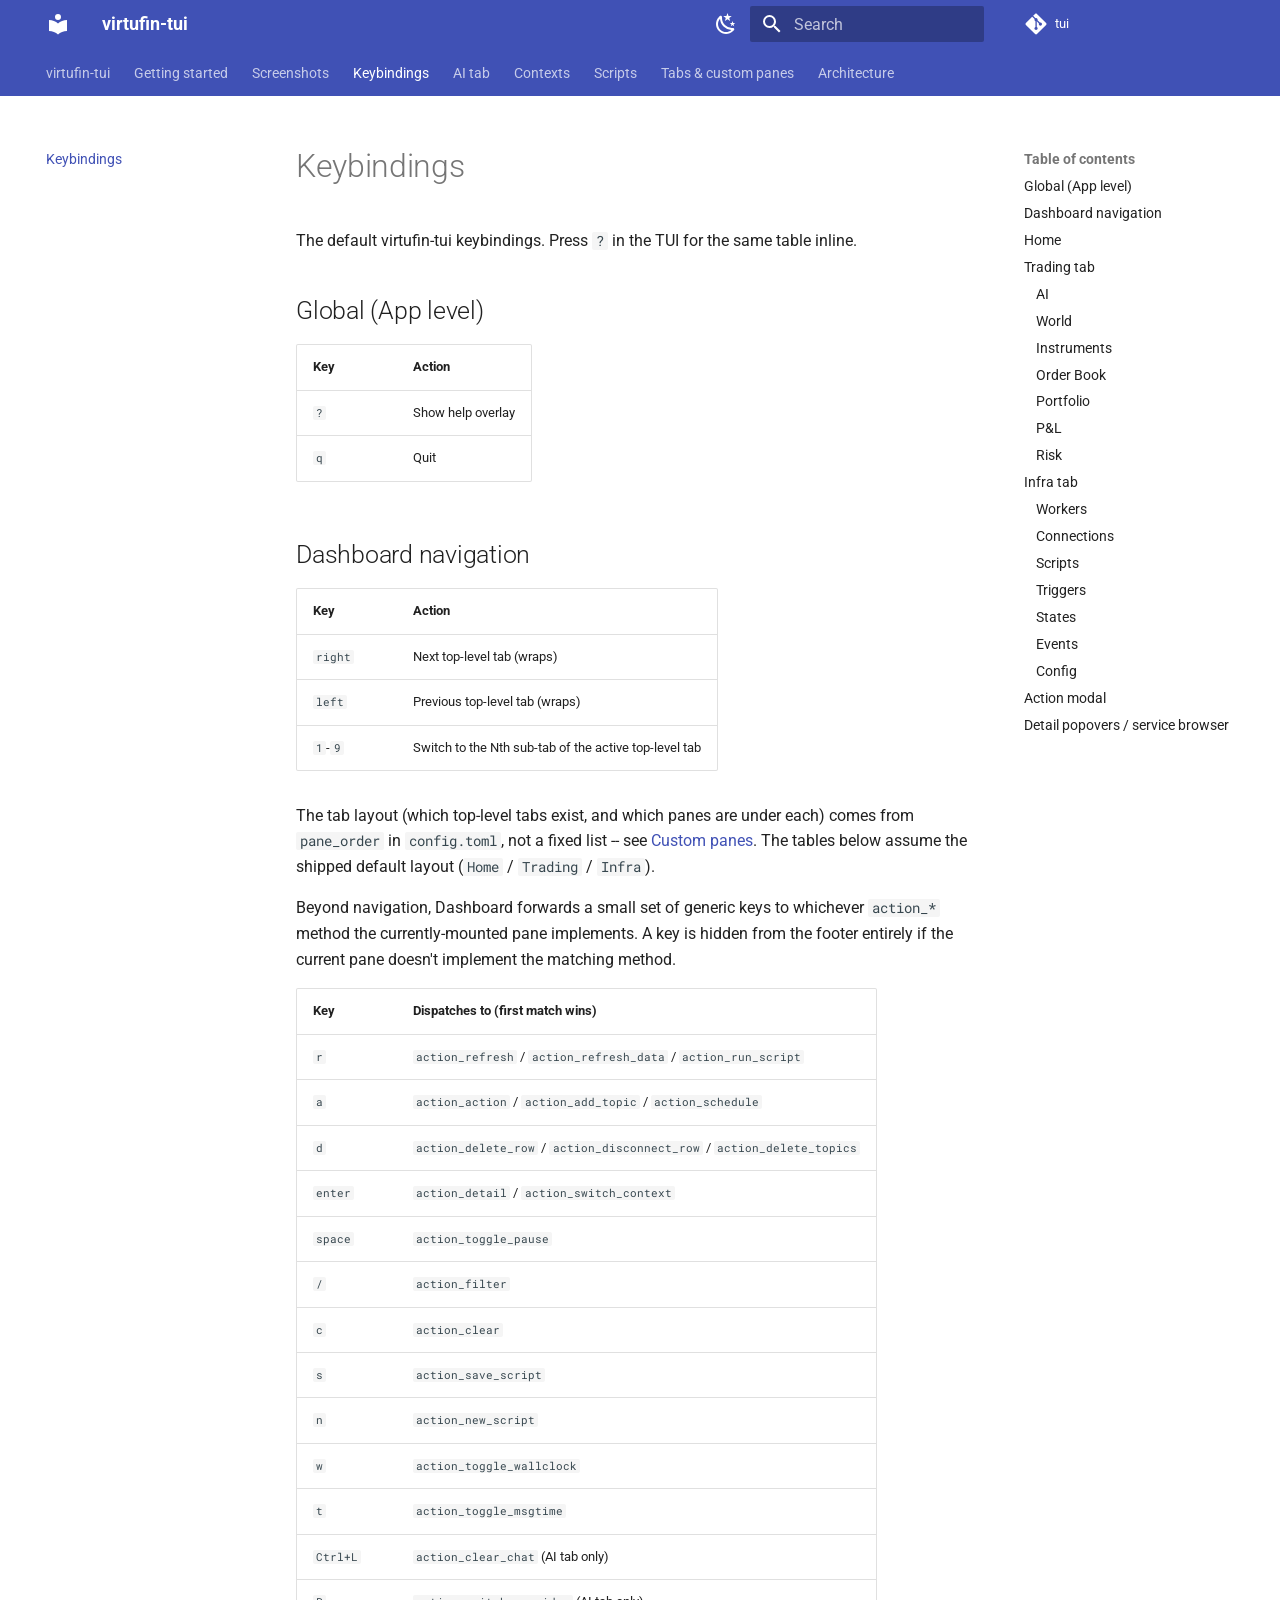
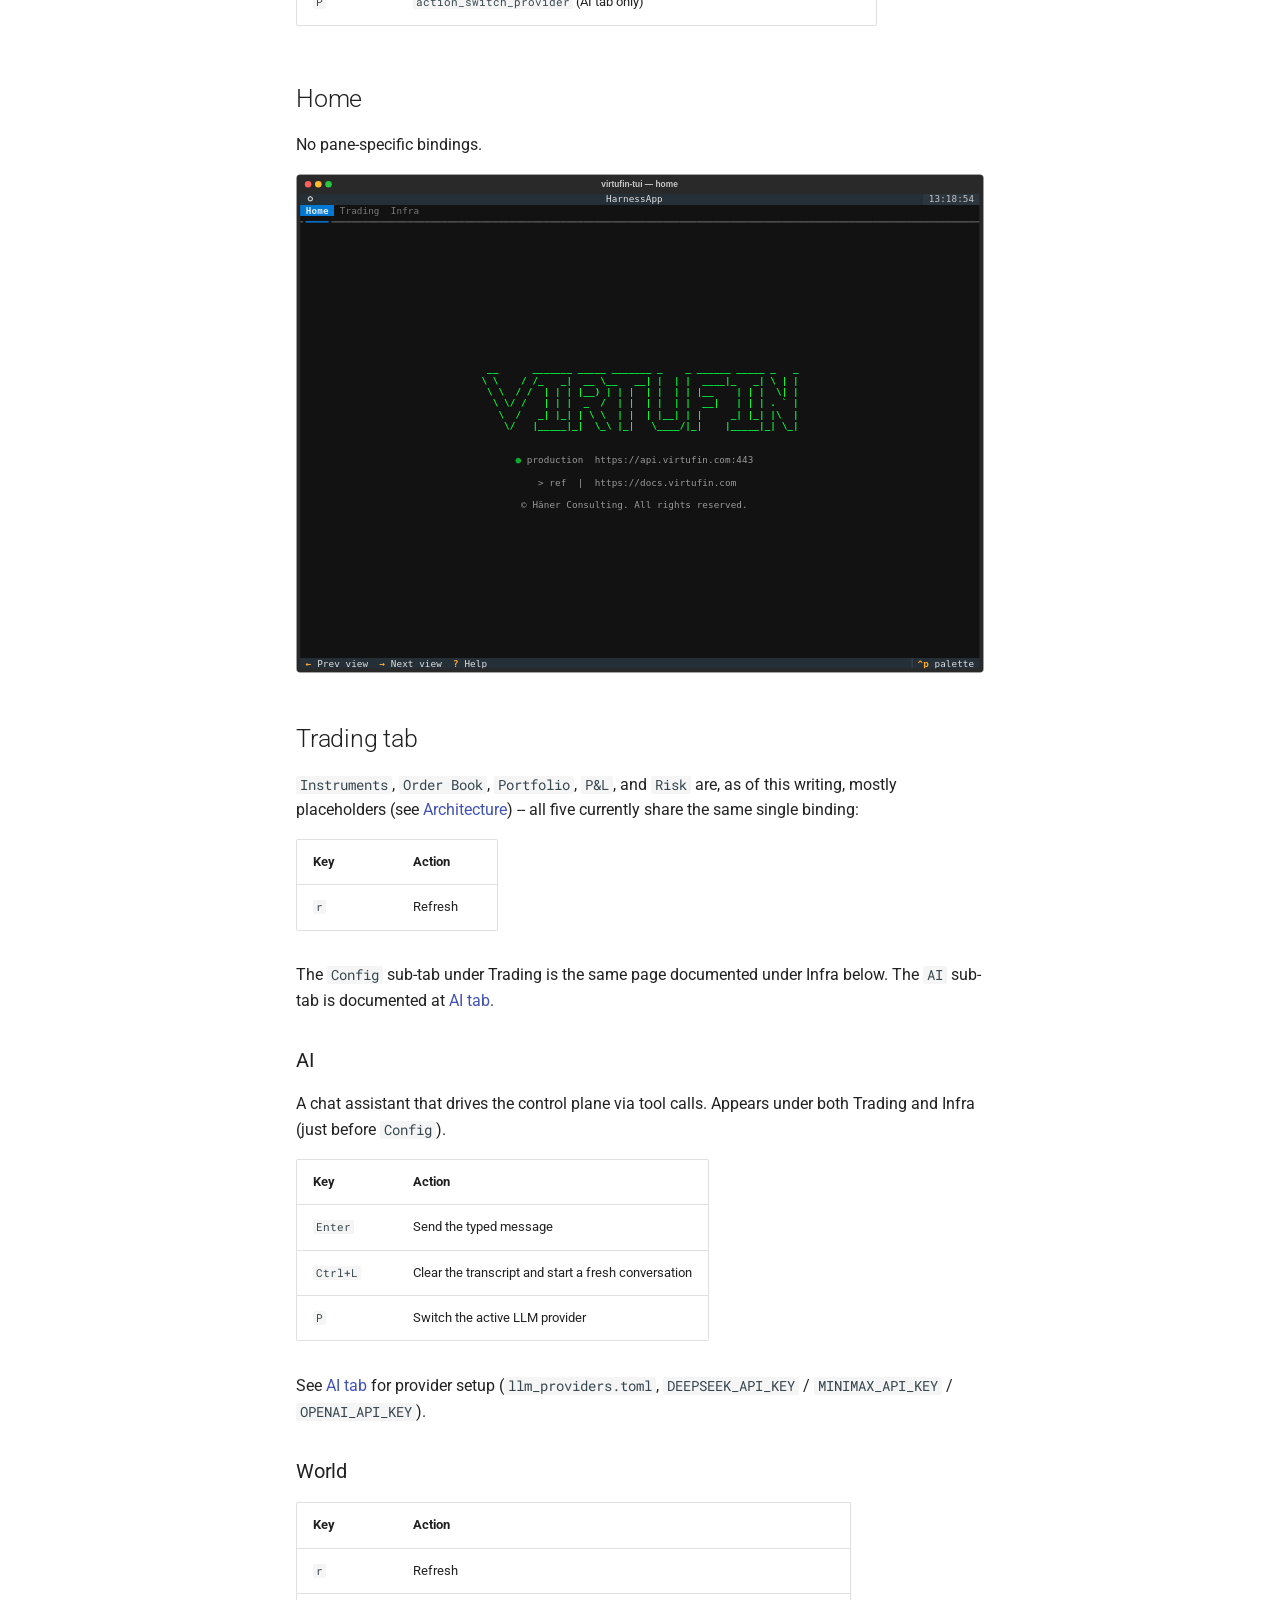
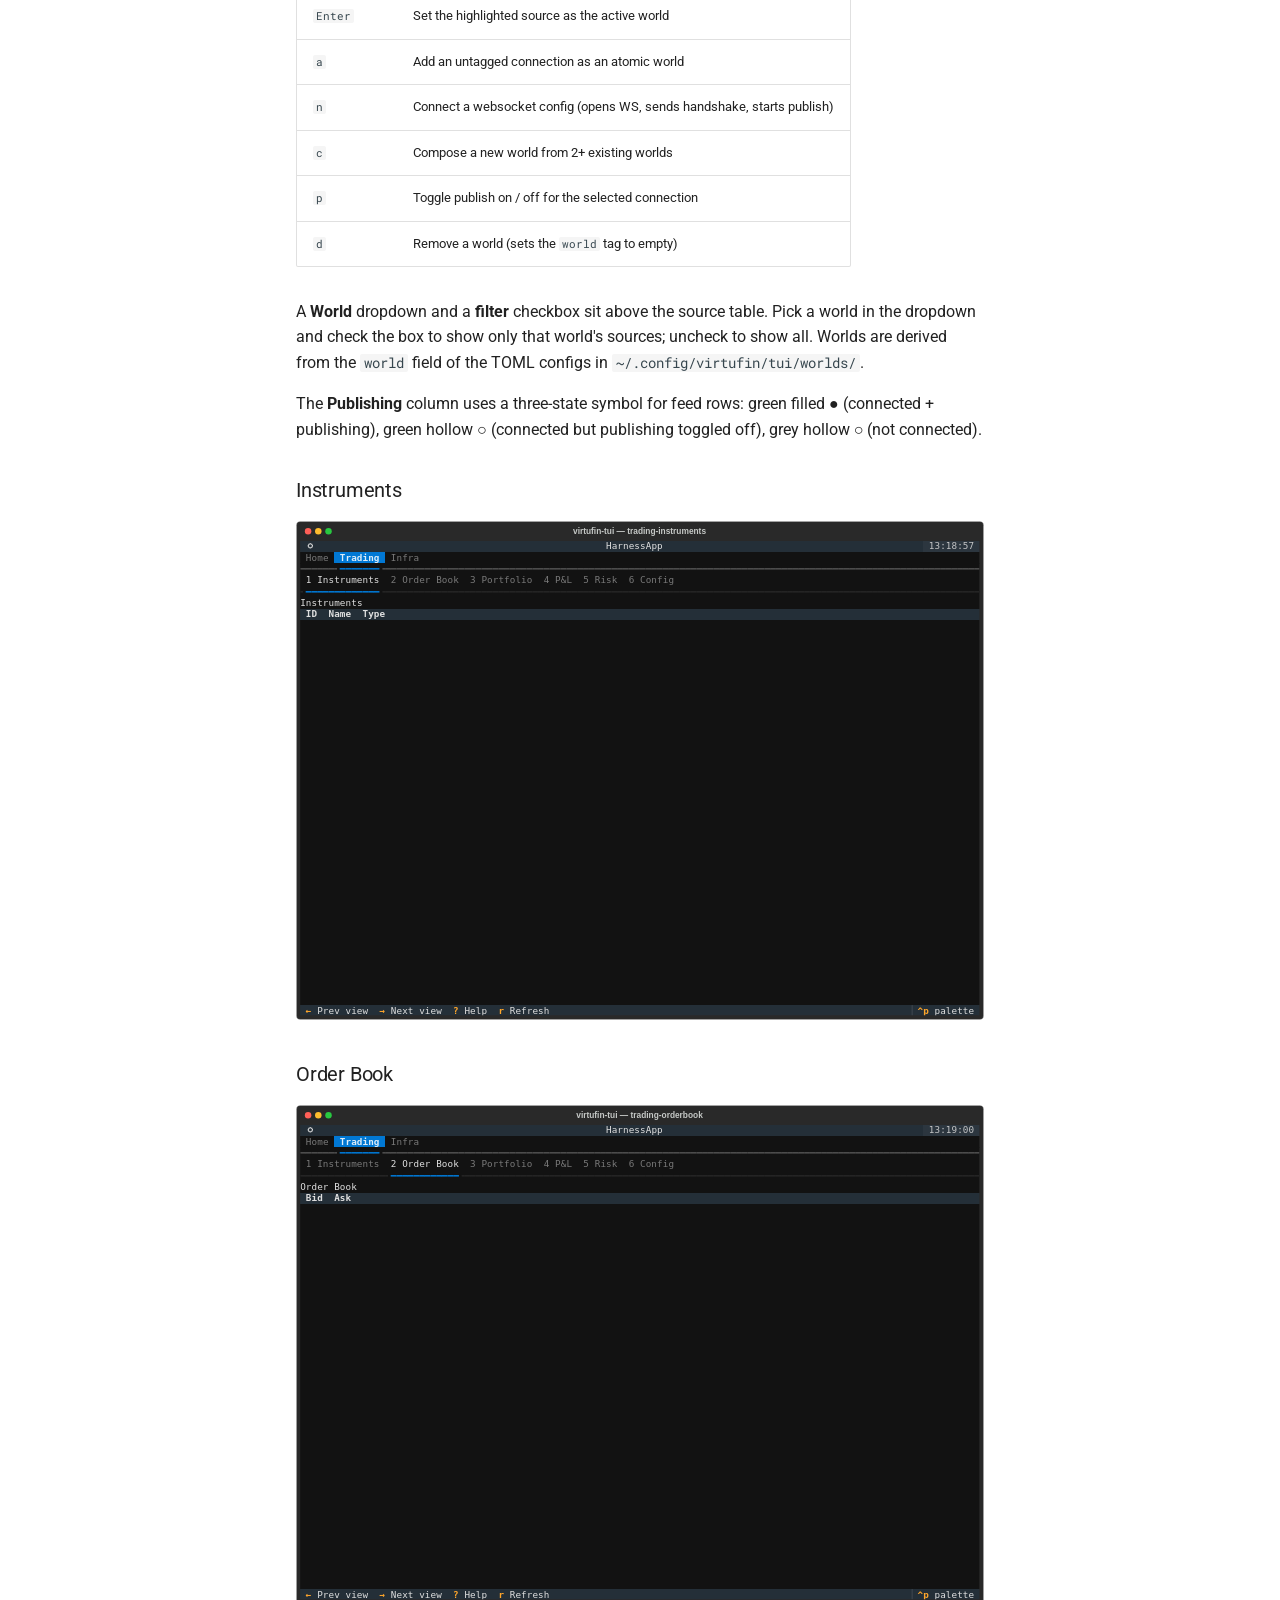
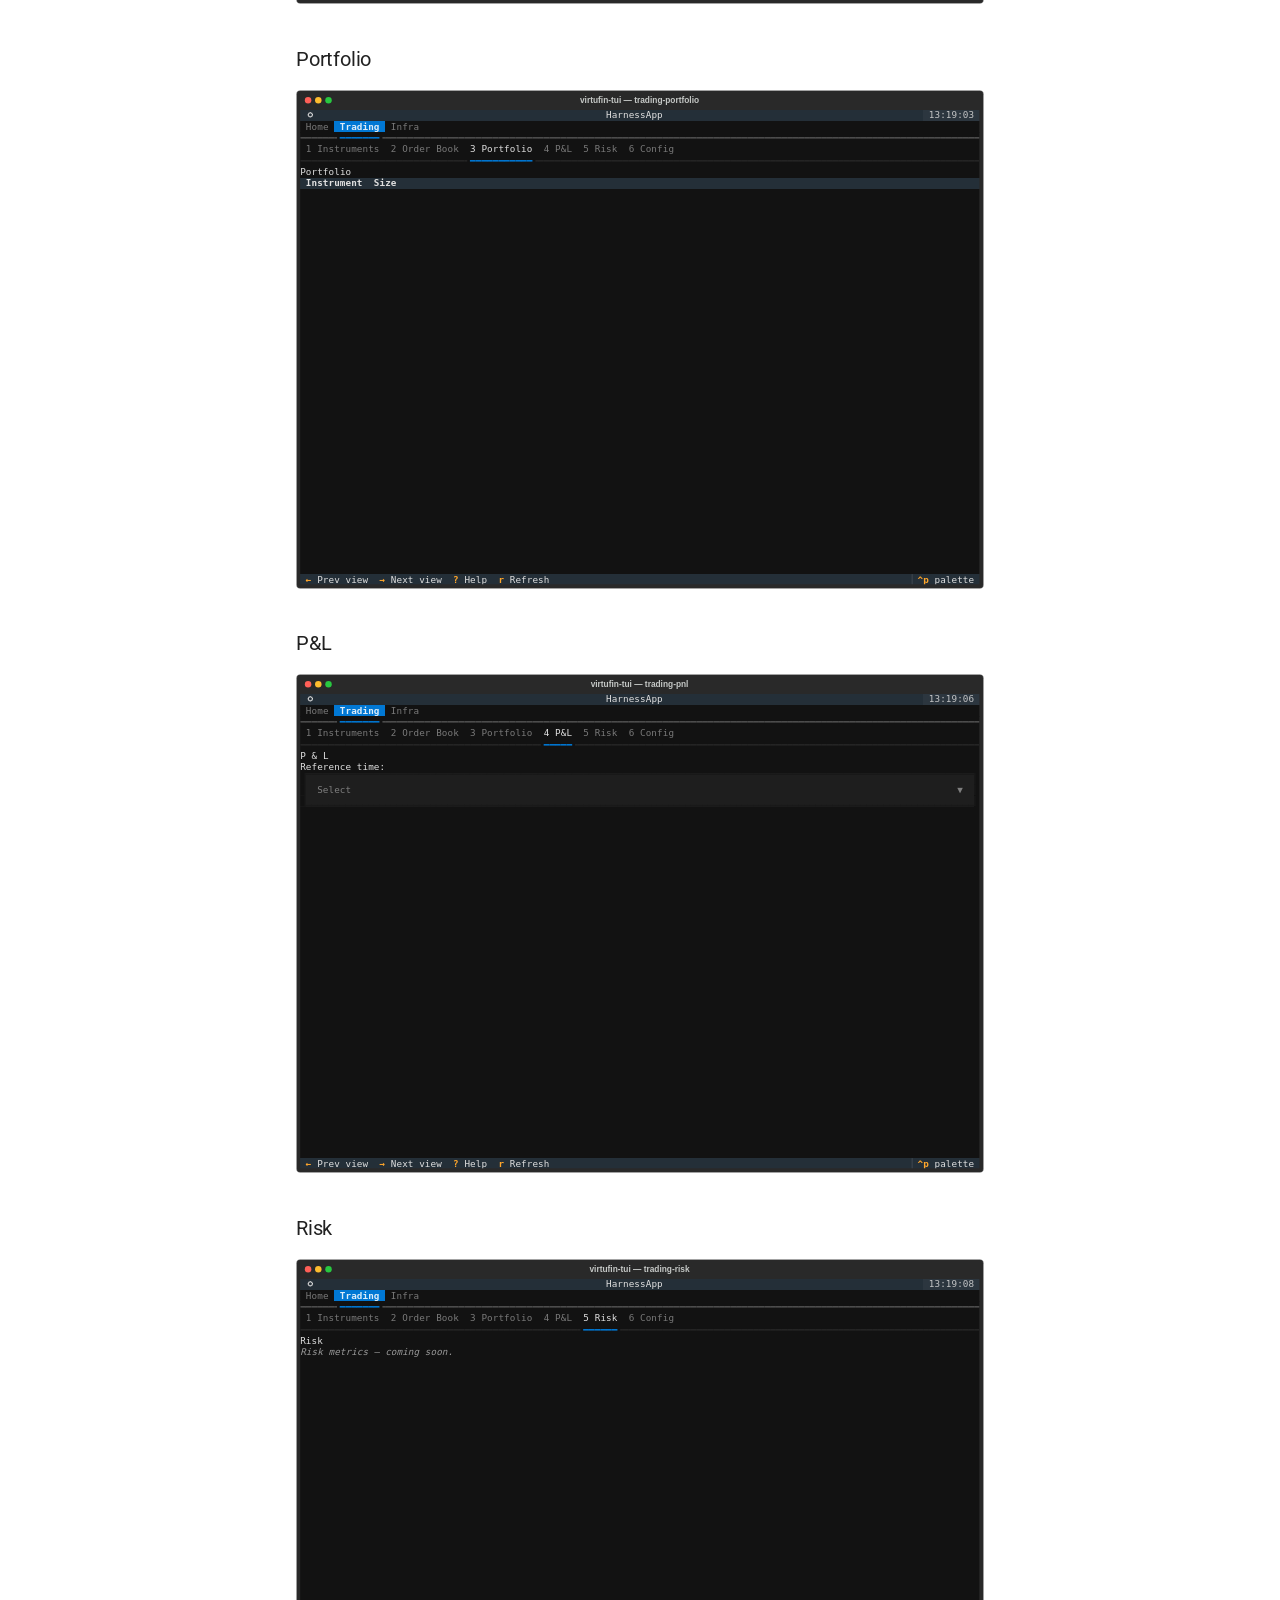
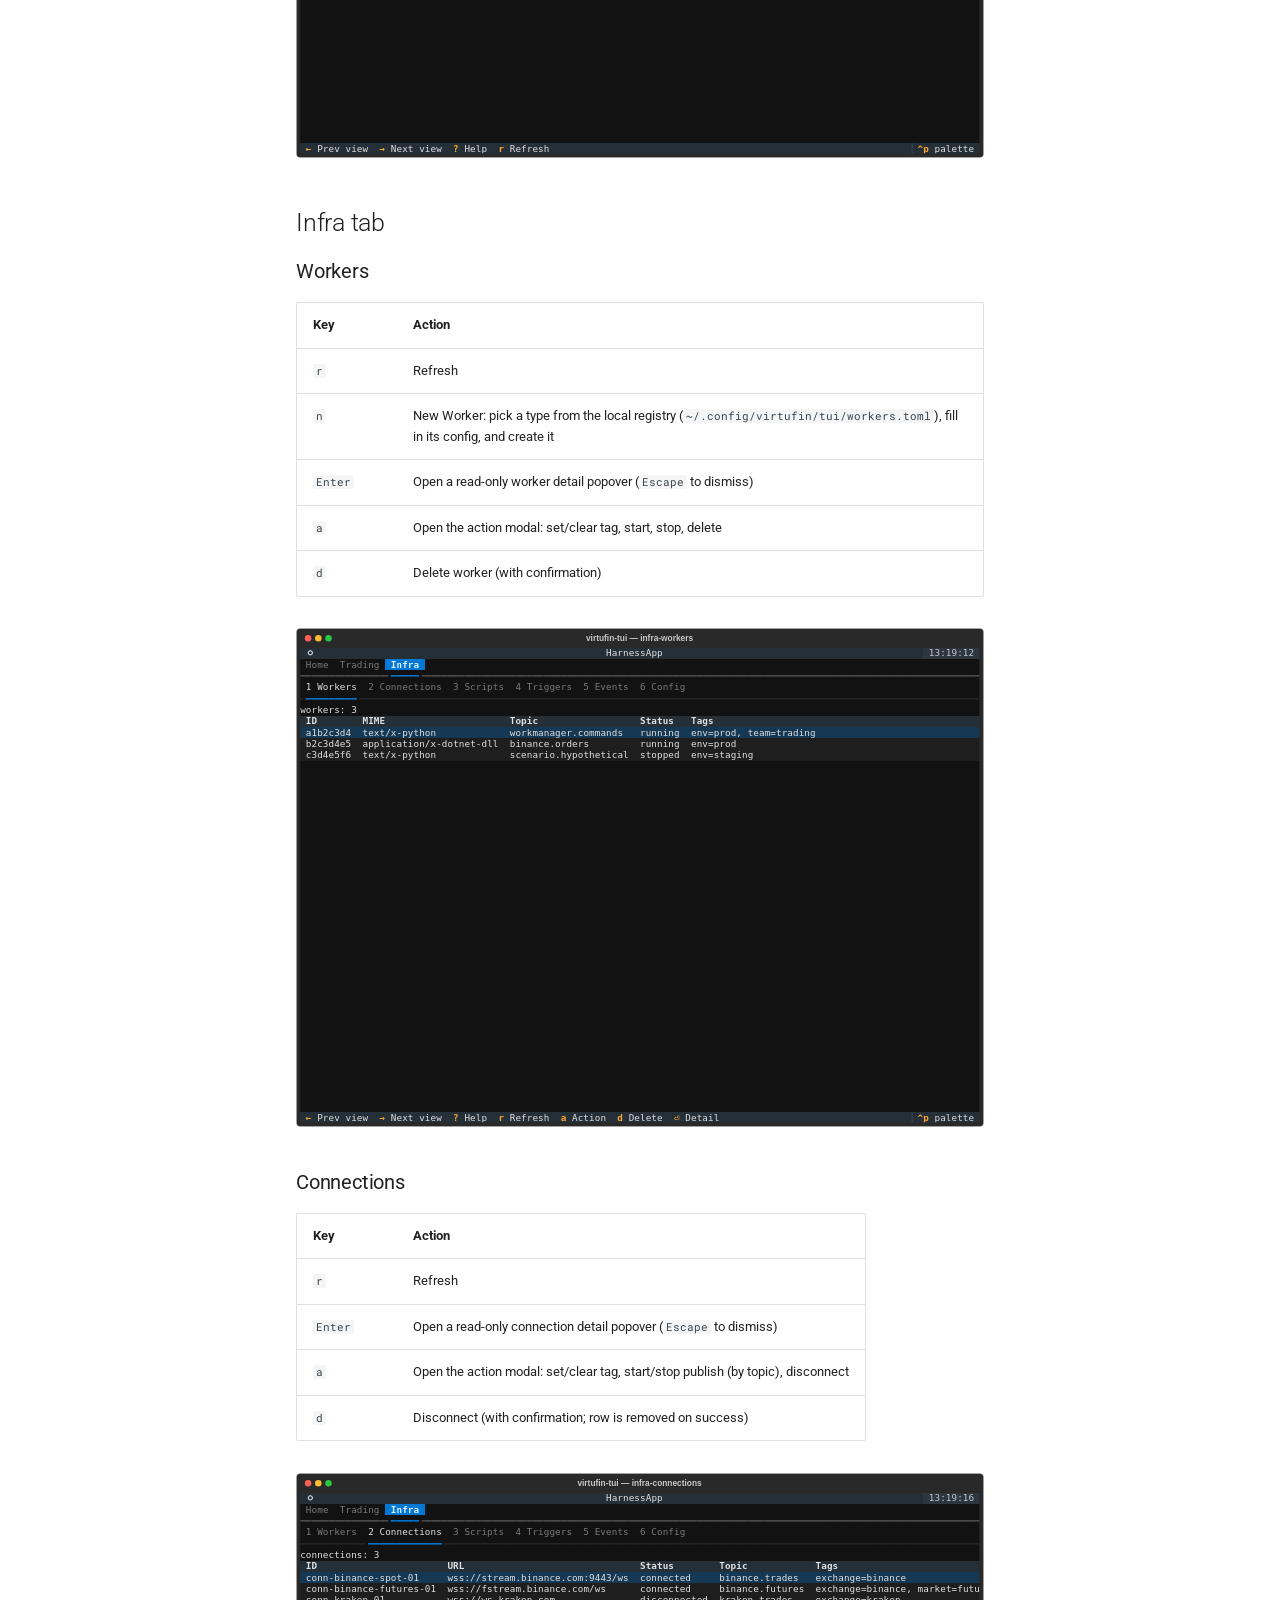
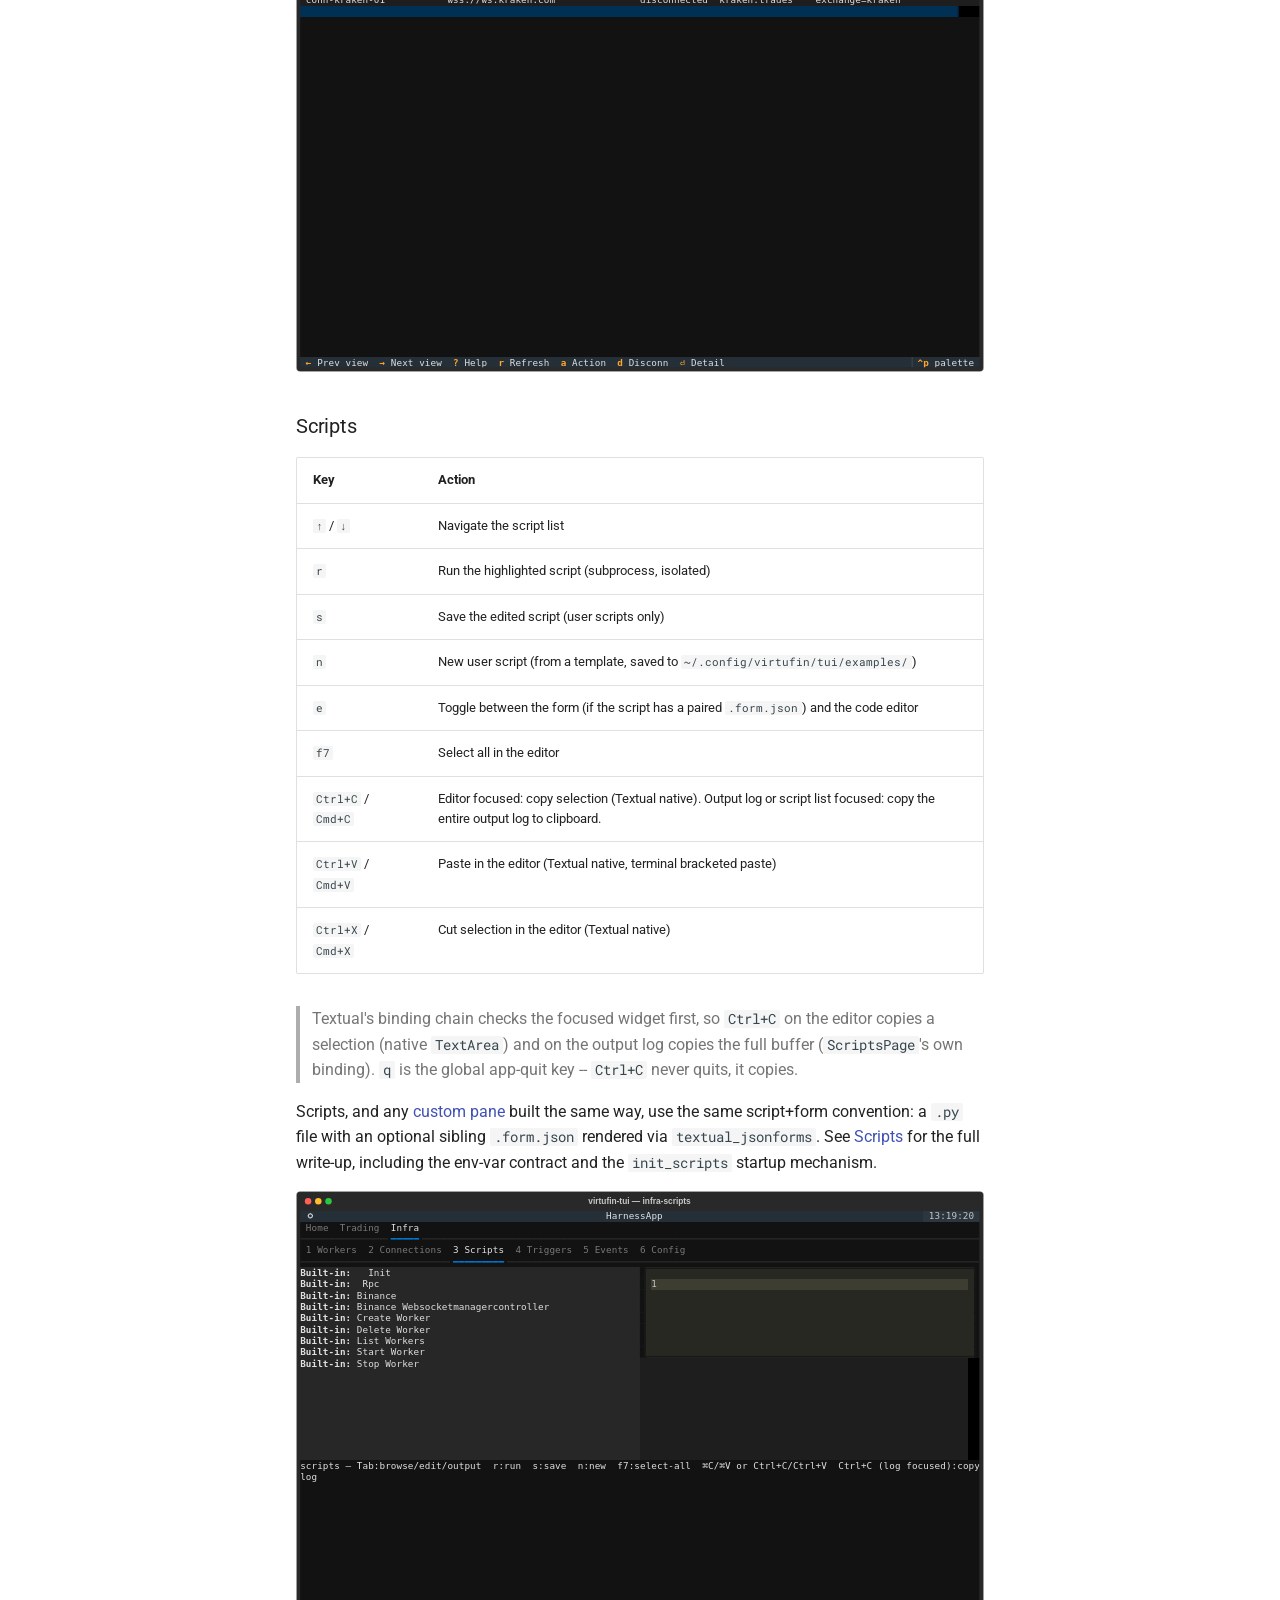
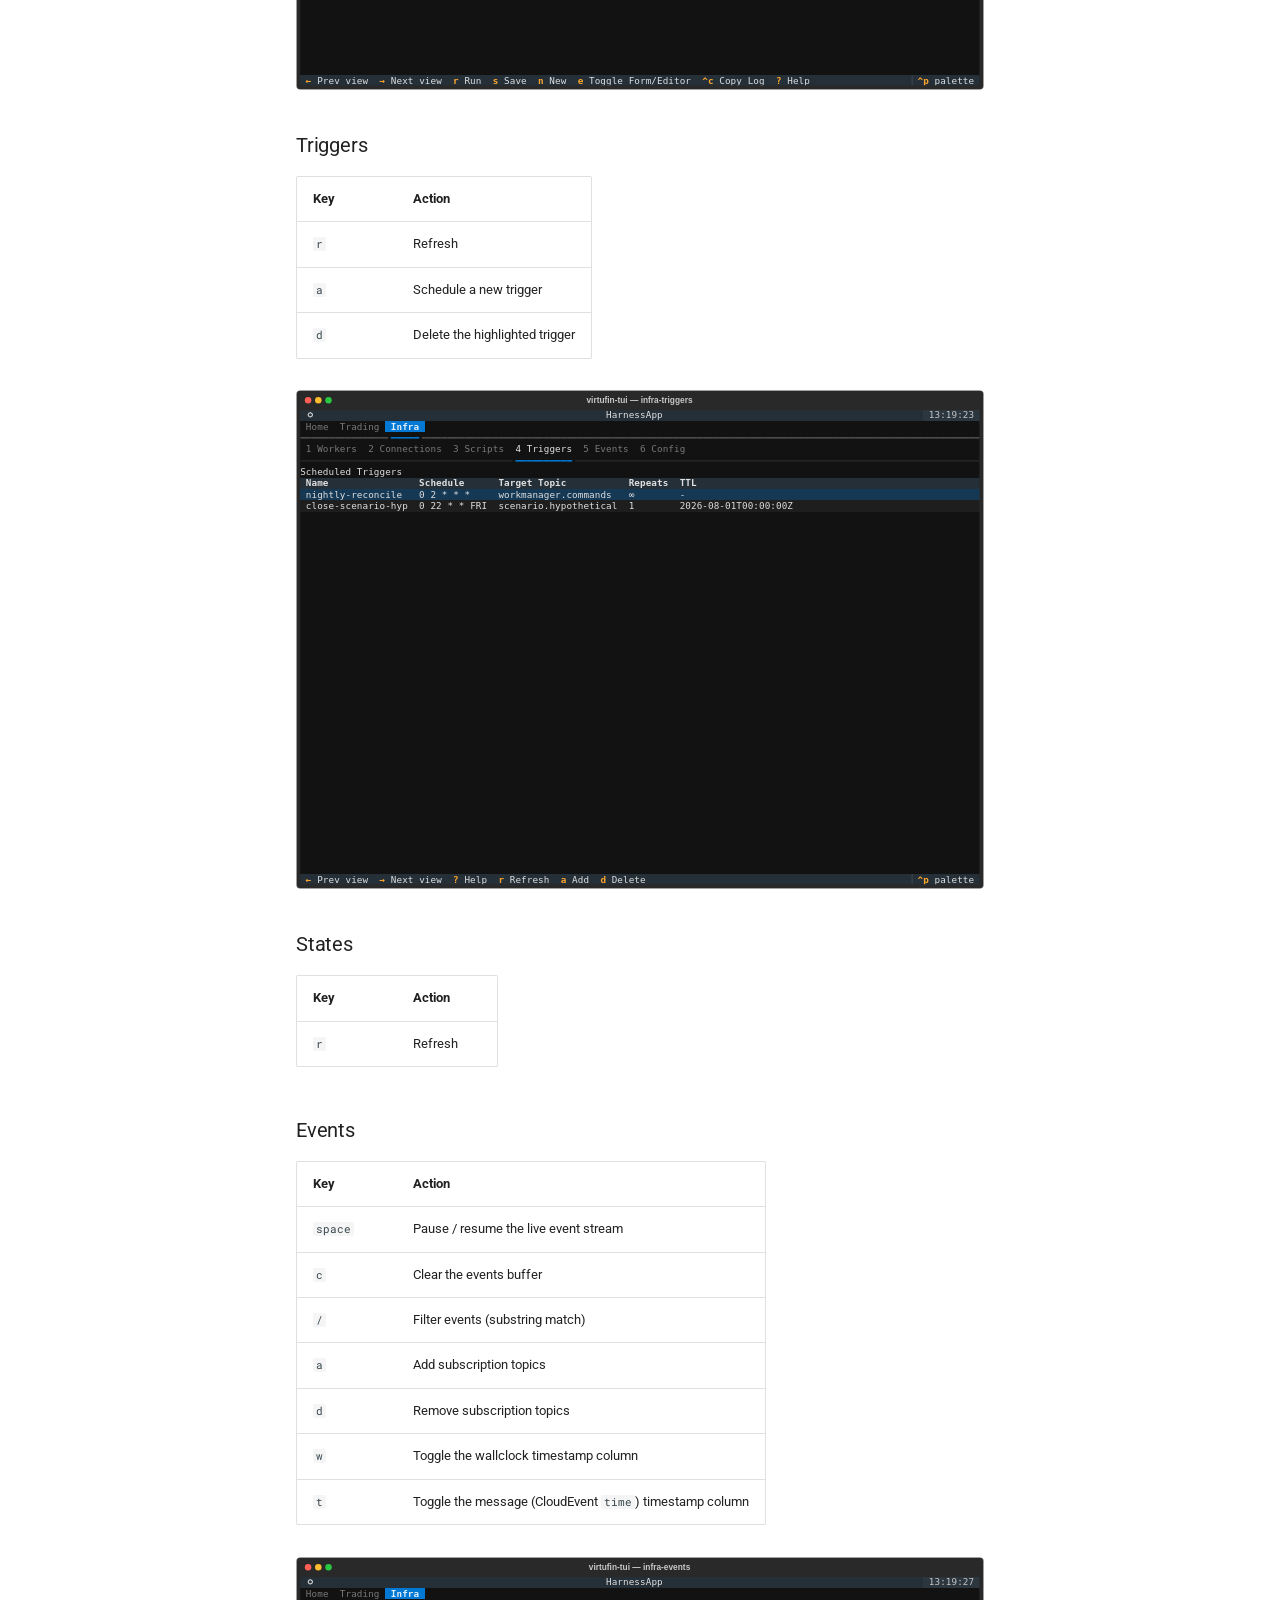
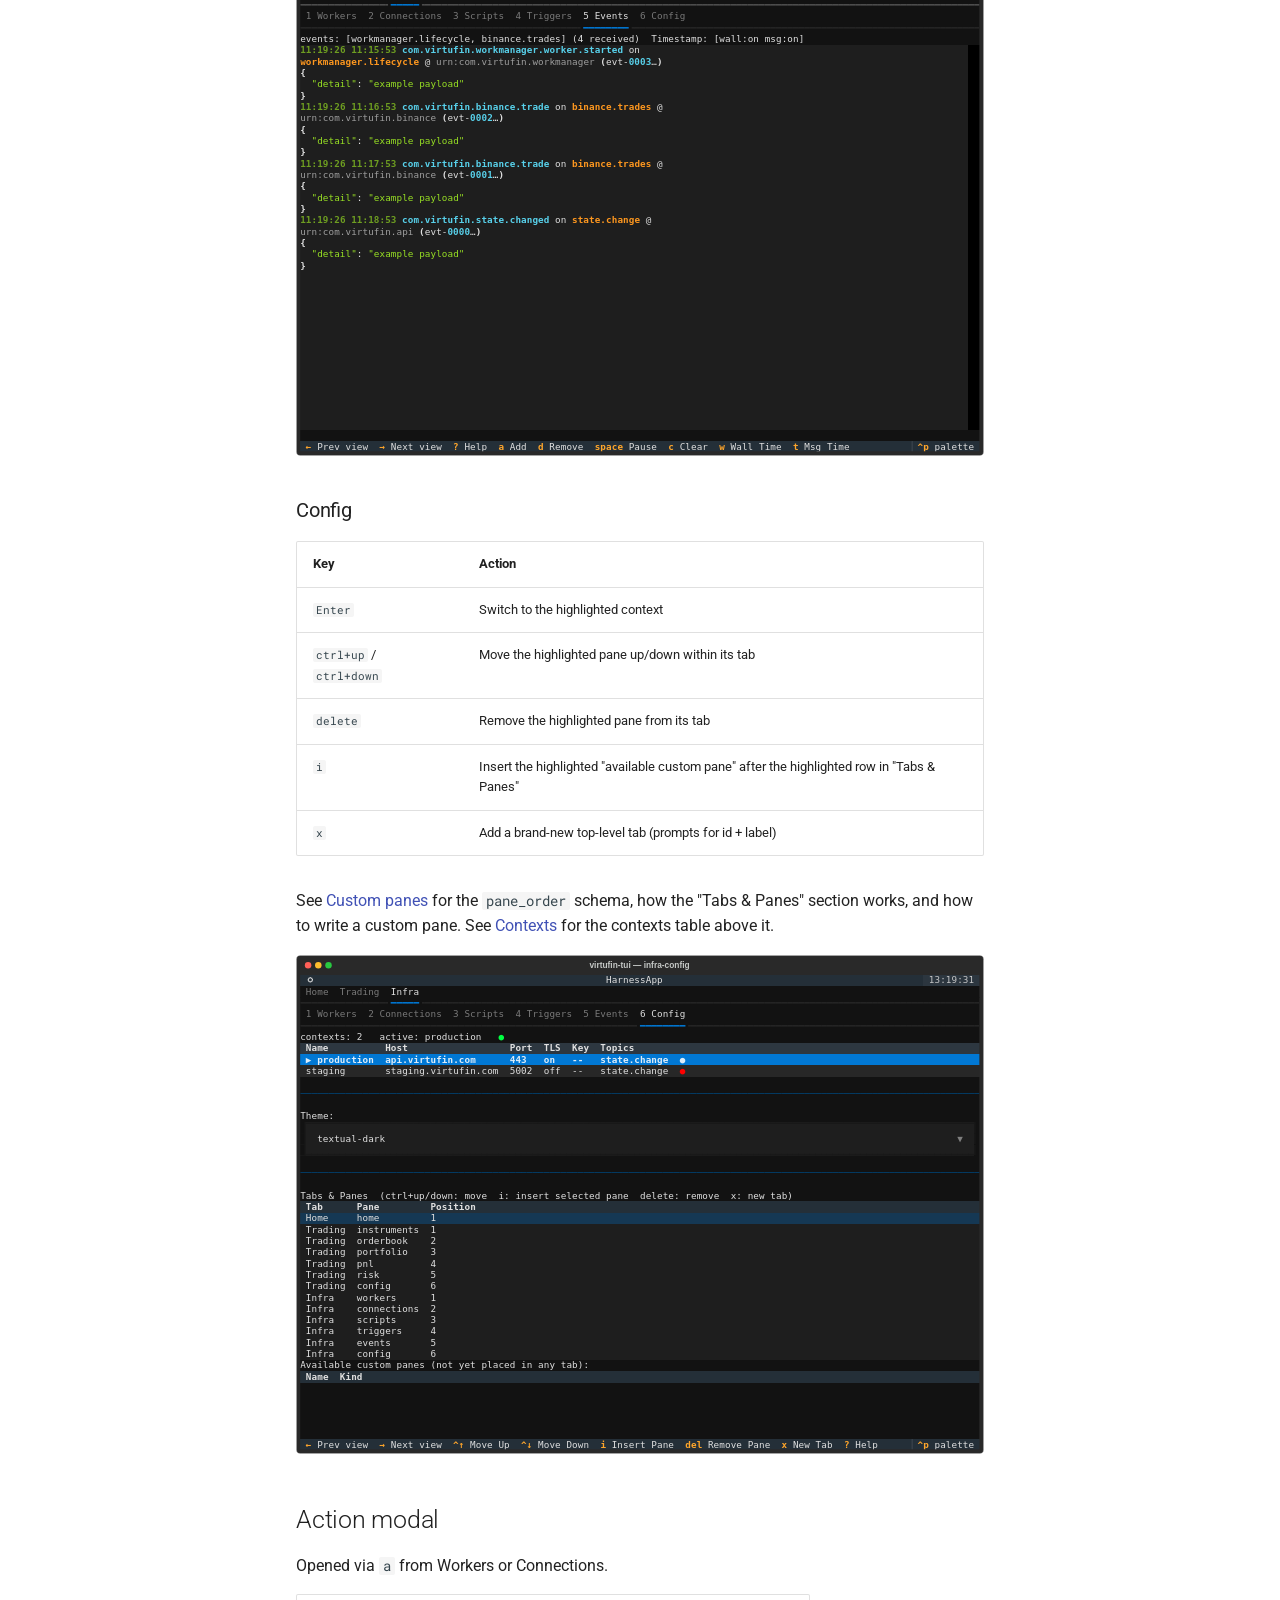
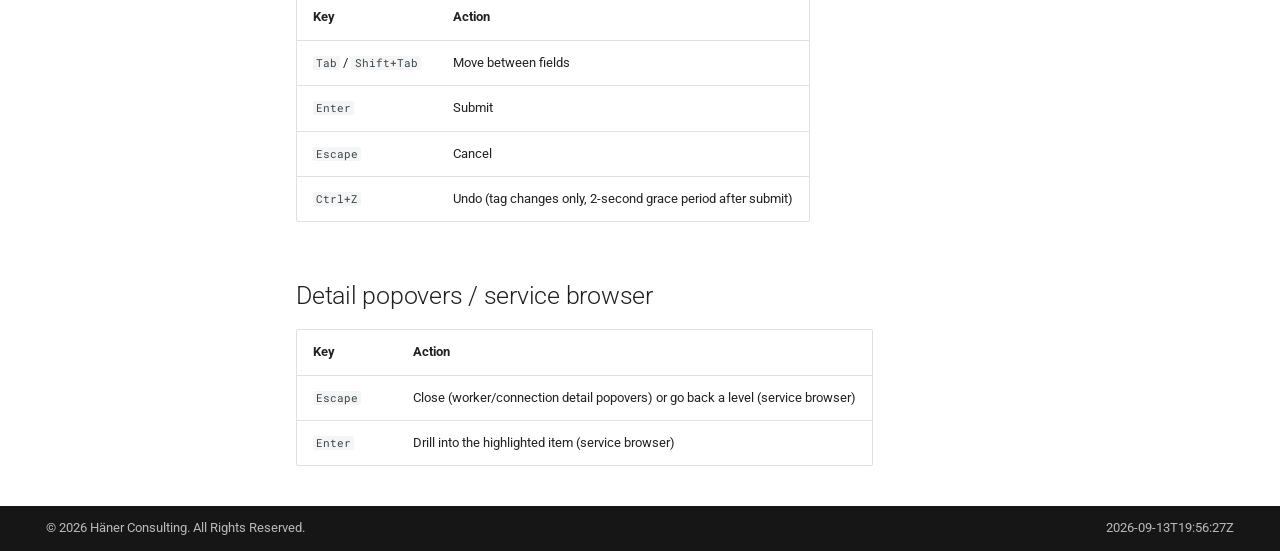
<file: keybindings/index.html>
<!doctype html>
<html lang="en" class="no-js">
  <head>
    
      <meta charset="utf-8">
      <meta name="viewport" content="width=device-width,initial-scale=1">
      
        <meta name="description" content="Terminal UI for the Virtufin platform">
      
      
      
        <link rel="canonical" href="https://tui.docs.virtufin.com/keybindings/">
      
      
        <link rel="prev" href="../screenshots/">
      
      
        <link rel="next" href="../ai-tab/">
      
      
        
      
      
      <link rel="icon" href="../assets/images/favicon.png">
      <meta name="generator" content="mkdocs-1.6.1, mkdocs-material-9.7.7">
    
    
      
        <title>Keybindings - virtufin-tui</title>
      
    
    
      <link rel="stylesheet" href="../assets/stylesheets/main.ec1eaa64.min.css">
      
        
        <link rel="stylesheet" href="../assets/stylesheets/palette.ab4e12ef.min.css">
      
      


    
    
      
    
    
      
        
        
        <link rel="preconnect" href="https://fonts.gstatic.com" crossorigin>
        <link rel="stylesheet" href="https://fonts.googleapis.com/css?family=Roboto:300,300i,400,400i,700,700i%7CRoboto+Mono:400,400i,700,700i&display=fallback">
        <style>:root{--md-text-font:"Roboto";--md-code-font:"Roboto Mono"}</style>
      
    
    
      <link rel="stylesheet" href="../stylesheets/common.css">
    
      <link rel="stylesheet" href="../stylesheets/mermaid-zoom.css">
    
    <script>__md_scope=new URL("..",location),__md_hash=e=>[...e].reduce(((e,_)=>(e<<5)-e+_.charCodeAt(0)),0),__md_get=(e,_=localStorage,t=__md_scope)=>JSON.parse(_.getItem(t.pathname+"."+e)),__md_set=(e,_,t=localStorage,a=__md_scope)=>{try{t.setItem(a.pathname+"."+e,JSON.stringify(_))}catch(e){}}</script>
    
      

    
    
  </head>
  
  
    
    
      
    
    
    
    
    <body dir="ltr" data-md-color-scheme="default" data-md-color-primary="indigo" data-md-color-accent="indigo">
  
    
    <input class="md-toggle" data-md-toggle="drawer" type="checkbox" id="__drawer" autocomplete="off">
    <input class="md-toggle" data-md-toggle="search" type="checkbox" id="__search" autocomplete="off">
    <label class="md-overlay" for="__drawer"></label>
    <div data-md-component="skip">
      
        
        <a href="#keybindings" class="md-skip">
          Skip to content
        </a>
      
    </div>
    <div data-md-component="announce">
      
    </div>
    
    
      

<header class="md-header" data-md-component="header">
  <nav class="md-header__inner md-grid" aria-label="Header">
    <a href=".." title="virtufin-tui" class="md-header__button md-logo" aria-label="virtufin-tui" data-md-component="logo">
      
  
  <svg xmlns="http://www.w3.org/2000/svg" viewBox="0 0 24 24"><path d="M12 8a3 3 0 0 0 3-3 3 3 0 0 0-3-3 3 3 0 0 0-3 3 3 3 0 0 0 3 3m0 3.54C9.64 9.35 6.5 8 3 8v11c3.5 0 6.64 1.35 9 3.54 2.36-2.19 5.5-3.54 9-3.54V8c-3.5 0-6.64 1.35-9 3.54"/></svg>

    </a>
    <label class="md-header__button md-icon" for="__drawer">
      
      <svg xmlns="http://www.w3.org/2000/svg" viewBox="0 0 24 24"><path d="M3 6h18v2H3zm0 5h18v2H3zm0 5h18v2H3z"/></svg>
    </label>
    <div class="md-header__title" data-md-component="header-title">
      <div class="md-header__ellipsis">
        <div class="md-header__topic">
          <span class="md-ellipsis">
            virtufin-tui
          </span>
        </div>
        <div class="md-header__topic" data-md-component="header-topic">
          <span class="md-ellipsis">
            
              Keybindings
            
          </span>
        </div>
      </div>
    </div>
    
      
        <form class="md-header__option" data-md-component="palette">
  
    
    
    
    <input class="md-option" data-md-color-media="" data-md-color-scheme="default" data-md-color-primary="indigo" data-md-color-accent="indigo"  aria-label="Switch to dark mode"  type="radio" name="__palette" id="__palette_0">
    
      <label class="md-header__button md-icon" title="Switch to dark mode" for="__palette_1" hidden>
        <svg xmlns="http://www.w3.org/2000/svg" viewBox="0 0 24 24"><path d="m17.75 4.09-2.53 1.94.91 3.06-2.63-1.81-2.63 1.81.91-3.06-2.53-1.94L12.44 4l1.06-3 1.06 3zm3.5 6.91-1.64 1.25.59 1.98-1.7-1.17-1.7 1.17.59-1.98L15.75 11l2.06-.05L18.5 9l.69 1.95zm-2.28 4.95c.83-.08 1.72 1.1 1.19 1.85-.32.45-.66.87-1.08 1.27C15.17 23 8.84 23 4.94 19.07c-3.91-3.9-3.91-10.24 0-14.14.4-.4.82-.76 1.27-1.08.75-.53 1.93.36 1.85 1.19-.27 2.86.69 5.83 2.89 8.02a9.96 9.96 0 0 0 8.02 2.89m-1.64 2.02a12.08 12.08 0 0 1-7.8-3.47c-2.17-2.19-3.33-5-3.49-7.82-2.81 3.14-2.7 7.96.31 10.98 3.02 3.01 7.84 3.12 10.98.31"/></svg>
      </label>
    
  
    
    
    
    <input class="md-option" data-md-color-media="" data-md-color-scheme="slate" data-md-color-primary="indigo" data-md-color-accent="indigo"  aria-label="Switch to light mode"  type="radio" name="__palette" id="__palette_1">
    
      <label class="md-header__button md-icon" title="Switch to light mode" for="__palette_0" hidden>
        <svg xmlns="http://www.w3.org/2000/svg" viewBox="0 0 24 24"><path d="M12 7a5 5 0 0 1 5 5 5 5 0 0 1-5 5 5 5 0 0 1-5-5 5 5 0 0 1 5-5m0 2a3 3 0 0 0-3 3 3 3 0 0 0 3 3 3 3 0 0 0 3-3 3 3 0 0 0-3-3m0-7 2.39 3.42C13.65 5.15 12.84 5 12 5s-1.65.15-2.39.42zM3.34 7l4.16-.35A7.2 7.2 0 0 0 5.94 8.5c-.44.74-.69 1.5-.83 2.29zm.02 10 1.76-3.77a7.131 7.131 0 0 0 2.38 4.14zM20.65 7l-1.77 3.79a7.02 7.02 0 0 0-2.38-4.15zm-.01 10-4.14.36c.59-.51 1.12-1.14 1.54-1.86.42-.73.69-1.5.83-2.29zM12 22l-2.41-3.44c.74.27 1.55.44 2.41.44.82 0 1.63-.17 2.37-.44z"/></svg>
      </label>
    
  
</form>
      
    
    
      <script>var palette=__md_get("__palette");if(palette&&palette.color){if("(prefers-color-scheme)"===palette.color.media){var media=matchMedia("(prefers-color-scheme: light)"),input=document.querySelector(media.matches?"[data-md-color-media='(prefers-color-scheme: light)']":"[data-md-color-media='(prefers-color-scheme: dark)']");palette.color.media=input.getAttribute("data-md-color-media"),palette.color.scheme=input.getAttribute("data-md-color-scheme"),palette.color.primary=input.getAttribute("data-md-color-primary"),palette.color.accent=input.getAttribute("data-md-color-accent")}for(var[key,value]of Object.entries(palette.color))document.body.setAttribute("data-md-color-"+key,value)}</script>
    
    
    
      
      
        <label class="md-header__button md-icon" for="__search">
          
          <svg xmlns="http://www.w3.org/2000/svg" viewBox="0 0 24 24"><path d="M9.5 3A6.5 6.5 0 0 1 16 9.5c0 1.61-.59 3.09-1.56 4.23l.27.27h.79l5 5-1.5 1.5-5-5v-.79l-.27-.27A6.52 6.52 0 0 1 9.5 16 6.5 6.5 0 0 1 3 9.5 6.5 6.5 0 0 1 9.5 3m0 2C7 5 5 7 5 9.5S7 14 9.5 14 14 12 14 9.5 12 5 9.5 5"/></svg>
        </label>
        <div class="md-search" data-md-component="search" role="dialog">
  <label class="md-search__overlay" for="__search"></label>
  <div class="md-search__inner" role="search">
    <form class="md-search__form" name="search">
      <input type="text" class="md-search__input" name="query" aria-label="Search" placeholder="Search" autocapitalize="off" autocorrect="off" autocomplete="off" spellcheck="false" data-md-component="search-query" required>
      <label class="md-search__icon md-icon" for="__search">
        
        <svg xmlns="http://www.w3.org/2000/svg" viewBox="0 0 24 24"><path d="M9.5 3A6.5 6.5 0 0 1 16 9.5c0 1.61-.59 3.09-1.56 4.23l.27.27h.79l5 5-1.5 1.5-5-5v-.79l-.27-.27A6.52 6.52 0 0 1 9.5 16 6.5 6.5 0 0 1 3 9.5 6.5 6.5 0 0 1 9.5 3m0 2C7 5 5 7 5 9.5S7 14 9.5 14 14 12 14 9.5 12 5 9.5 5"/></svg>
        
        <svg xmlns="http://www.w3.org/2000/svg" viewBox="0 0 24 24"><path d="M20 11v2H8l5.5 5.5-1.42 1.42L4.16 12l7.92-7.92L13.5 5.5 8 11z"/></svg>
      </label>
      <nav class="md-search__options" aria-label="Search">
        
          <a href="javascript:void(0)" class="md-search__icon md-icon" title="Share" aria-label="Share" data-clipboard data-clipboard-text="" data-md-component="search-share" tabindex="-1">
            
            <svg xmlns="http://www.w3.org/2000/svg" viewBox="0 0 24 24"><path d="M18 16.08c-.76 0-1.44.3-1.96.77L8.91 12.7c.05-.23.09-.46.09-.7s-.04-.47-.09-.7l7.05-4.11c.54.5 1.25.81 2.04.81a3 3 0 0 0 3-3 3 3 0 0 0-3-3 3 3 0 0 0-3 3c0 .24.04.47.09.7L8.04 9.81C7.5 9.31 6.79 9 6 9a3 3 0 0 0-3 3 3 3 0 0 0 3 3c.79 0 1.5-.31 2.04-.81l7.12 4.15c-.05.21-.08.43-.08.66 0 1.61 1.31 2.91 2.92 2.91s2.92-1.3 2.92-2.91A2.92 2.92 0 0 0 18 16.08"/></svg>
          </a>
        
        <button type="reset" class="md-search__icon md-icon" title="Clear" aria-label="Clear" tabindex="-1">
          
          <svg xmlns="http://www.w3.org/2000/svg" viewBox="0 0 24 24"><path d="M19 6.41 17.59 5 12 10.59 6.41 5 5 6.41 10.59 12 5 17.59 6.41 19 12 13.41 17.59 19 19 17.59 13.41 12z"/></svg>
        </button>
      </nav>
      
        <div class="md-search__suggest" data-md-component="search-suggest"></div>
      
    </form>
    <div class="md-search__output">
      <div class="md-search__scrollwrap" tabindex="0" data-md-scrollfix>
        <div class="md-search-result" data-md-component="search-result">
          <div class="md-search-result__meta">
            Initializing search
          </div>
          <ol class="md-search-result__list" role="presentation"></ol>
        </div>
      </div>
    </div>
  </div>
</div>
      
    
    
      <div class="md-header__source">
        <a href="https://gitea.haenerconsulting.com/virtufin/tui" title="Go to repository" class="md-source" data-md-component="source">
  <div class="md-source__icon md-icon">
    
    <svg xmlns="http://www.w3.org/2000/svg" viewBox="0 0 448 512"><!--! Font Awesome Free 7.1.0 by @fontawesome - https://fontawesome.com License - https://fontawesome.com/license/free (Icons: CC BY 4.0, Fonts: SIL OFL 1.1, Code: MIT License) Copyright 2025 Fonticons, Inc.--><path d="M439.6 236.1 244 40.5c-5.4-5.5-12.8-8.5-20.4-8.5s-15 3-20.4 8.4L162.5 81l51.5 51.5c27.1-9.1 52.7 16.8 43.4 43.7l49.7 49.7c34.2-11.8 61.2 31 35.5 56.7-26.5 26.5-70.2-2.9-56-37.3L240.3 199v121.9c25.3 12.5 22.3 41.8 9.1 55-6.4 6.4-15.2 10.1-24.3 10.1s-17.8-3.6-24.3-10.1c-17.6-17.6-11.1-46.9 11.2-56v-123c-20.8-8.5-24.6-30.7-18.6-45L142.6 101 8.5 235.1C3 240.6 0 247.9 0 255.5s3 15 8.5 20.4l195.6 195.7c5.4 5.4 12.7 8.4 20.4 8.4s15-3 20.4-8.4l194.7-194.7c5.4-5.4 8.4-12.8 8.4-20.4s-3-15-8.4-20.4"/></svg>
  </div>
  <div class="md-source__repository">
    tui
  </div>
</a>
      </div>
    
  </nav>
  
</header>
    
    <div class="md-container" data-md-component="container">
      
      
        
          
            
<nav class="md-tabs" aria-label="Tabs" data-md-component="tabs">
  <div class="md-grid">
    <ul class="md-tabs__list">
      
        
  
  
  
  
    <li class="md-tabs__item">
      <a href=".." class="md-tabs__link">
        
  
  
    
  
  virtufin-tui

      </a>
    </li>
  

      
        
  
  
  
  
    <li class="md-tabs__item">
      <a href="../getting-started/" class="md-tabs__link">
        
  
  
    
  
  Getting started

      </a>
    </li>
  

      
        
  
  
  
  
    <li class="md-tabs__item">
      <a href="../screenshots/" class="md-tabs__link">
        
  
  
    
  
  Screenshots

      </a>
    </li>
  

      
        
  
  
  
    
  
  
    <li class="md-tabs__item md-tabs__item--active">
      <a href="./" class="md-tabs__link">
        
  
  
    
  
  Keybindings

      </a>
    </li>
  

      
        
  
  
  
  
    <li class="md-tabs__item">
      <a href="../ai-tab/" class="md-tabs__link">
        
  
  
    
  
  AI tab

      </a>
    </li>
  

      
        
  
  
  
  
    <li class="md-tabs__item">
      <a href="../contexts/" class="md-tabs__link">
        
  
  
    
  
  Contexts

      </a>
    </li>
  

      
        
  
  
  
  
    <li class="md-tabs__item">
      <a href="../scripts/" class="md-tabs__link">
        
  
  
    
  
  Scripts

      </a>
    </li>
  

      
        
  
  
  
  
    <li class="md-tabs__item">
      <a href="../custom-panes/" class="md-tabs__link">
        
  
  
    
  
  Tabs &amp; custom panes

      </a>
    </li>
  

      
        
  
  
  
  
    <li class="md-tabs__item">
      <a href="../architecture/" class="md-tabs__link">
        
  
  
    
  
  Architecture

      </a>
    </li>
  

      
    </ul>
  </div>
</nav>
          
        
      
      <main class="md-main" data-md-component="main">
        <div class="md-main__inner md-grid">
          
            
              
              <div class="md-sidebar md-sidebar--primary" data-md-component="sidebar" data-md-type="navigation" >
                <div class="md-sidebar__scrollwrap">
                  <div class="md-sidebar__inner">
                    


  


<nav class="md-nav md-nav--primary md-nav--lifted" aria-label="Navigation" data-md-level="0">
  <label class="md-nav__title" for="__drawer">
    <a href=".." title="virtufin-tui" class="md-nav__button md-logo" aria-label="virtufin-tui" data-md-component="logo">
      
  
  <svg xmlns="http://www.w3.org/2000/svg" viewBox="0 0 24 24"><path d="M12 8a3 3 0 0 0 3-3 3 3 0 0 0-3-3 3 3 0 0 0-3 3 3 3 0 0 0 3 3m0 3.54C9.64 9.35 6.5 8 3 8v11c3.5 0 6.64 1.35 9 3.54 2.36-2.19 5.5-3.54 9-3.54V8c-3.5 0-6.64 1.35-9 3.54"/></svg>

    </a>
    virtufin-tui
  </label>
  
    <div class="md-nav__source">
      <a href="https://gitea.haenerconsulting.com/virtufin/tui" title="Go to repository" class="md-source" data-md-component="source">
  <div class="md-source__icon md-icon">
    
    <svg xmlns="http://www.w3.org/2000/svg" viewBox="0 0 448 512"><!--! Font Awesome Free 7.1.0 by @fontawesome - https://fontawesome.com License - https://fontawesome.com/license/free (Icons: CC BY 4.0, Fonts: SIL OFL 1.1, Code: MIT License) Copyright 2025 Fonticons, Inc.--><path d="M439.6 236.1 244 40.5c-5.4-5.5-12.8-8.5-20.4-8.5s-15 3-20.4 8.4L162.5 81l51.5 51.5c27.1-9.1 52.7 16.8 43.4 43.7l49.7 49.7c34.2-11.8 61.2 31 35.5 56.7-26.5 26.5-70.2-2.9-56-37.3L240.3 199v121.9c25.3 12.5 22.3 41.8 9.1 55-6.4 6.4-15.2 10.1-24.3 10.1s-17.8-3.6-24.3-10.1c-17.6-17.6-11.1-46.9 11.2-56v-123c-20.8-8.5-24.6-30.7-18.6-45L142.6 101 8.5 235.1C3 240.6 0 247.9 0 255.5s3 15 8.5 20.4l195.6 195.7c5.4 5.4 12.7 8.4 20.4 8.4s15-3 20.4-8.4l194.7-194.7c5.4-5.4 8.4-12.8 8.4-20.4s-3-15-8.4-20.4"/></svg>
  </div>
  <div class="md-source__repository">
    tui
  </div>
</a>
    </div>
  
  <ul class="md-nav__list" data-md-scrollfix>
    
      
      
  
  
  
  
    <li class="md-nav__item">
      <a href=".." class="md-nav__link">
        
  
  
  <span class="md-ellipsis">
    
  
    virtufin-tui
  

    
  </span>
  
  

      </a>
    </li>
  

    
      
      
  
  
  
  
    <li class="md-nav__item">
      <a href="../getting-started/" class="md-nav__link">
        
  
  
  <span class="md-ellipsis">
    
  
    Getting started
  

    
  </span>
  
  

      </a>
    </li>
  

    
      
      
  
  
  
  
    <li class="md-nav__item">
      <a href="../screenshots/" class="md-nav__link">
        
  
  
  <span class="md-ellipsis">
    
  
    Screenshots
  

    
  </span>
  
  

      </a>
    </li>
  

    
      
      
  
  
    
  
  
  
    <li class="md-nav__item md-nav__item--active">
      
      <input class="md-nav__toggle md-toggle" type="checkbox" id="__toc">
      
      
        
      
      
        <label class="md-nav__link md-nav__link--active" for="__toc">
          
  
  
  <span class="md-ellipsis">
    
  
    Keybindings
  

    
  </span>
  
  

          <span class="md-nav__icon md-icon"></span>
        </label>
      
      <a href="./" class="md-nav__link md-nav__link--active">
        
  
  
  <span class="md-ellipsis">
    
  
    Keybindings
  

    
  </span>
  
  

      </a>
      
        

<nav class="md-nav md-nav--secondary" aria-label="Table of contents">
  
  
  
    
  
  
    <label class="md-nav__title" for="__toc">
      <span class="md-nav__icon md-icon"></span>
      Table of contents
    </label>
    <ul class="md-nav__list" data-md-component="toc" data-md-scrollfix>
      
        <li class="md-nav__item">
  <a href="#global-app-level" class="md-nav__link">
    <span class="md-ellipsis">
      
        Global (App level)
      
    </span>
  </a>
  
</li>
      
        <li class="md-nav__item">
  <a href="#dashboard-navigation" class="md-nav__link">
    <span class="md-ellipsis">
      
        Dashboard navigation
      
    </span>
  </a>
  
</li>
      
        <li class="md-nav__item">
  <a href="#home" class="md-nav__link">
    <span class="md-ellipsis">
      
        Home
      
    </span>
  </a>
  
</li>
      
        <li class="md-nav__item">
  <a href="#trading-tab" class="md-nav__link">
    <span class="md-ellipsis">
      
        Trading tab
      
    </span>
  </a>
  
    <nav class="md-nav" aria-label="Trading tab">
      <ul class="md-nav__list">
        
          <li class="md-nav__item">
  <a href="#ai" class="md-nav__link">
    <span class="md-ellipsis">
      
        AI
      
    </span>
  </a>
  
</li>
        
          <li class="md-nav__item">
  <a href="#world" class="md-nav__link">
    <span class="md-ellipsis">
      
        World
      
    </span>
  </a>
  
</li>
        
          <li class="md-nav__item">
  <a href="#instruments" class="md-nav__link">
    <span class="md-ellipsis">
      
        Instruments
      
    </span>
  </a>
  
</li>
        
          <li class="md-nav__item">
  <a href="#order-book" class="md-nav__link">
    <span class="md-ellipsis">
      
        Order Book
      
    </span>
  </a>
  
</li>
        
          <li class="md-nav__item">
  <a href="#portfolio" class="md-nav__link">
    <span class="md-ellipsis">
      
        Portfolio
      
    </span>
  </a>
  
</li>
        
          <li class="md-nav__item">
  <a href="#pl" class="md-nav__link">
    <span class="md-ellipsis">
      
        P&amp;L
      
    </span>
  </a>
  
</li>
        
          <li class="md-nav__item">
  <a href="#risk" class="md-nav__link">
    <span class="md-ellipsis">
      
        Risk
      
    </span>
  </a>
  
</li>
        
      </ul>
    </nav>
  
</li>
      
        <li class="md-nav__item">
  <a href="#infra-tab" class="md-nav__link">
    <span class="md-ellipsis">
      
        Infra tab
      
    </span>
  </a>
  
    <nav class="md-nav" aria-label="Infra tab">
      <ul class="md-nav__list">
        
          <li class="md-nav__item">
  <a href="#workers" class="md-nav__link">
    <span class="md-ellipsis">
      
        Workers
      
    </span>
  </a>
  
</li>
        
          <li class="md-nav__item">
  <a href="#connections" class="md-nav__link">
    <span class="md-ellipsis">
      
        Connections
      
    </span>
  </a>
  
</li>
        
          <li class="md-nav__item">
  <a href="#scripts" class="md-nav__link">
    <span class="md-ellipsis">
      
        Scripts
      
    </span>
  </a>
  
</li>
        
          <li class="md-nav__item">
  <a href="#triggers" class="md-nav__link">
    <span class="md-ellipsis">
      
        Triggers
      
    </span>
  </a>
  
</li>
        
          <li class="md-nav__item">
  <a href="#states" class="md-nav__link">
    <span class="md-ellipsis">
      
        States
      
    </span>
  </a>
  
</li>
        
          <li class="md-nav__item">
  <a href="#events" class="md-nav__link">
    <span class="md-ellipsis">
      
        Events
      
    </span>
  </a>
  
</li>
        
          <li class="md-nav__item">
  <a href="#config" class="md-nav__link">
    <span class="md-ellipsis">
      
        Config
      
    </span>
  </a>
  
</li>
        
      </ul>
    </nav>
  
</li>
      
        <li class="md-nav__item">
  <a href="#action-modal" class="md-nav__link">
    <span class="md-ellipsis">
      
        Action modal
      
    </span>
  </a>
  
</li>
      
        <li class="md-nav__item">
  <a href="#detail-popovers-service-browser" class="md-nav__link">
    <span class="md-ellipsis">
      
        Detail popovers / service browser
      
    </span>
  </a>
  
</li>
      
    </ul>
  
</nav>
      
    </li>
  

    
      
      
  
  
  
  
    <li class="md-nav__item">
      <a href="../ai-tab/" class="md-nav__link">
        
  
  
  <span class="md-ellipsis">
    
  
    AI tab
  

    
  </span>
  
  

      </a>
    </li>
  

    
      
      
  
  
  
  
    <li class="md-nav__item">
      <a href="../contexts/" class="md-nav__link">
        
  
  
  <span class="md-ellipsis">
    
  
    Contexts
  

    
  </span>
  
  

      </a>
    </li>
  

    
      
      
  
  
  
  
    <li class="md-nav__item">
      <a href="../scripts/" class="md-nav__link">
        
  
  
  <span class="md-ellipsis">
    
  
    Scripts
  

    
  </span>
  
  

      </a>
    </li>
  

    
      
      
  
  
  
  
    <li class="md-nav__item">
      <a href="../custom-panes/" class="md-nav__link">
        
  
  
  <span class="md-ellipsis">
    
  
    Tabs &amp; custom panes
  

    
  </span>
  
  

      </a>
    </li>
  

    
      
      
  
  
  
  
    <li class="md-nav__item">
      <a href="../architecture/" class="md-nav__link">
        
  
  
  <span class="md-ellipsis">
    
  
    Architecture
  

    
  </span>
  
  

      </a>
    </li>
  

    
  </ul>
</nav>
                  </div>
                </div>
              </div>
            
            
              
              <div class="md-sidebar md-sidebar--secondary" data-md-component="sidebar" data-md-type="toc" >
                <div class="md-sidebar__scrollwrap">
                  <div class="md-sidebar__inner">
                    

<nav class="md-nav md-nav--secondary" aria-label="Table of contents">
  
  
  
    
  
  
    <label class="md-nav__title" for="__toc">
      <span class="md-nav__icon md-icon"></span>
      Table of contents
    </label>
    <ul class="md-nav__list" data-md-component="toc" data-md-scrollfix>
      
        <li class="md-nav__item">
  <a href="#global-app-level" class="md-nav__link">
    <span class="md-ellipsis">
      
        Global (App level)
      
    </span>
  </a>
  
</li>
      
        <li class="md-nav__item">
  <a href="#dashboard-navigation" class="md-nav__link">
    <span class="md-ellipsis">
      
        Dashboard navigation
      
    </span>
  </a>
  
</li>
      
        <li class="md-nav__item">
  <a href="#home" class="md-nav__link">
    <span class="md-ellipsis">
      
        Home
      
    </span>
  </a>
  
</li>
      
        <li class="md-nav__item">
  <a href="#trading-tab" class="md-nav__link">
    <span class="md-ellipsis">
      
        Trading tab
      
    </span>
  </a>
  
    <nav class="md-nav" aria-label="Trading tab">
      <ul class="md-nav__list">
        
          <li class="md-nav__item">
  <a href="#ai" class="md-nav__link">
    <span class="md-ellipsis">
      
        AI
      
    </span>
  </a>
  
</li>
        
          <li class="md-nav__item">
  <a href="#world" class="md-nav__link">
    <span class="md-ellipsis">
      
        World
      
    </span>
  </a>
  
</li>
        
          <li class="md-nav__item">
  <a href="#instruments" class="md-nav__link">
    <span class="md-ellipsis">
      
        Instruments
      
    </span>
  </a>
  
</li>
        
          <li class="md-nav__item">
  <a href="#order-book" class="md-nav__link">
    <span class="md-ellipsis">
      
        Order Book
      
    </span>
  </a>
  
</li>
        
          <li class="md-nav__item">
  <a href="#portfolio" class="md-nav__link">
    <span class="md-ellipsis">
      
        Portfolio
      
    </span>
  </a>
  
</li>
        
          <li class="md-nav__item">
  <a href="#pl" class="md-nav__link">
    <span class="md-ellipsis">
      
        P&amp;L
      
    </span>
  </a>
  
</li>
        
          <li class="md-nav__item">
  <a href="#risk" class="md-nav__link">
    <span class="md-ellipsis">
      
        Risk
      
    </span>
  </a>
  
</li>
        
      </ul>
    </nav>
  
</li>
      
        <li class="md-nav__item">
  <a href="#infra-tab" class="md-nav__link">
    <span class="md-ellipsis">
      
        Infra tab
      
    </span>
  </a>
  
    <nav class="md-nav" aria-label="Infra tab">
      <ul class="md-nav__list">
        
          <li class="md-nav__item">
  <a href="#workers" class="md-nav__link">
    <span class="md-ellipsis">
      
        Workers
      
    </span>
  </a>
  
</li>
        
          <li class="md-nav__item">
  <a href="#connections" class="md-nav__link">
    <span class="md-ellipsis">
      
        Connections
      
    </span>
  </a>
  
</li>
        
          <li class="md-nav__item">
  <a href="#scripts" class="md-nav__link">
    <span class="md-ellipsis">
      
        Scripts
      
    </span>
  </a>
  
</li>
        
          <li class="md-nav__item">
  <a href="#triggers" class="md-nav__link">
    <span class="md-ellipsis">
      
        Triggers
      
    </span>
  </a>
  
</li>
        
          <li class="md-nav__item">
  <a href="#states" class="md-nav__link">
    <span class="md-ellipsis">
      
        States
      
    </span>
  </a>
  
</li>
        
          <li class="md-nav__item">
  <a href="#events" class="md-nav__link">
    <span class="md-ellipsis">
      
        Events
      
    </span>
  </a>
  
</li>
        
          <li class="md-nav__item">
  <a href="#config" class="md-nav__link">
    <span class="md-ellipsis">
      
        Config
      
    </span>
  </a>
  
</li>
        
      </ul>
    </nav>
  
</li>
      
        <li class="md-nav__item">
  <a href="#action-modal" class="md-nav__link">
    <span class="md-ellipsis">
      
        Action modal
      
    </span>
  </a>
  
</li>
      
        <li class="md-nav__item">
  <a href="#detail-popovers-service-browser" class="md-nav__link">
    <span class="md-ellipsis">
      
        Detail popovers / service browser
      
    </span>
  </a>
  
</li>
      
    </ul>
  
</nav>
                  </div>
                </div>
              </div>
            
          
          
            <div class="md-content" data-md-component="content">
              
              <article class="md-content__inner md-typeset">
                
                  



<h1 id="keybindings">Keybindings<a class="headerlink" href="#keybindings" title="Permanent link">&para;</a></h1>
<p>The default virtufin-tui keybindings. Press <code>?</code> in the TUI for the same
table inline.</p>
<h2 id="global-app-level">Global (App level)<a class="headerlink" href="#global-app-level" title="Permanent link">&para;</a></h2>
<table>
<thead>
<tr>
<th>Key</th>
<th>Action</th>
</tr>
</thead>
<tbody>
<tr>
<td><code>?</code></td>
<td>Show help overlay</td>
</tr>
<tr>
<td><code>q</code></td>
<td>Quit</td>
</tr>
</tbody>
</table>
<h2 id="dashboard-navigation">Dashboard navigation<a class="headerlink" href="#dashboard-navigation" title="Permanent link">&para;</a></h2>
<table>
<thead>
<tr>
<th>Key</th>
<th>Action</th>
</tr>
</thead>
<tbody>
<tr>
<td><code>right</code></td>
<td>Next top-level tab (wraps)</td>
</tr>
<tr>
<td><code>left</code></td>
<td>Previous top-level tab (wraps)</td>
</tr>
<tr>
<td><code>1</code>-<code>9</code></td>
<td>Switch to the Nth sub-tab of the active top-level tab</td>
</tr>
</tbody>
</table>
<p>The tab layout (which top-level tabs exist, and which panes are under
each) comes from <code>pane_order</code> in <code>config.toml</code>, not a fixed list -- see
<a href="../custom-panes/">Custom panes</a>. The tables below assume the shipped
default layout (<code>Home</code> / <code>Trading</code> / <code>Infra</code>).</p>
<p>Beyond navigation, Dashboard forwards a small set of generic keys to
whichever <code>action_*</code> method the currently-mounted pane implements. A key
is hidden from the footer entirely if the current pane doesn't implement
the matching method.</p>
<table>
<thead>
<tr>
<th>Key</th>
<th>Dispatches to (first match wins)</th>
</tr>
</thead>
<tbody>
<tr>
<td><code>r</code></td>
<td><code>action_refresh</code> / <code>action_refresh_data</code> / <code>action_run_script</code></td>
</tr>
<tr>
<td><code>a</code></td>
<td><code>action_action</code> / <code>action_add_topic</code> / <code>action_schedule</code></td>
</tr>
<tr>
<td><code>d</code></td>
<td><code>action_delete_row</code> / <code>action_disconnect_row</code> / <code>action_delete_topics</code></td>
</tr>
<tr>
<td><code>enter</code></td>
<td><code>action_detail</code> / <code>action_switch_context</code></td>
</tr>
<tr>
<td><code>space</code></td>
<td><code>action_toggle_pause</code></td>
</tr>
<tr>
<td><code>/</code></td>
<td><code>action_filter</code></td>
</tr>
<tr>
<td><code>c</code></td>
<td><code>action_clear</code></td>
</tr>
<tr>
<td><code>s</code></td>
<td><code>action_save_script</code></td>
</tr>
<tr>
<td><code>n</code></td>
<td><code>action_new_script</code></td>
</tr>
<tr>
<td><code>w</code></td>
<td><code>action_toggle_wallclock</code></td>
</tr>
<tr>
<td><code>t</code></td>
<td><code>action_toggle_msgtime</code></td>
</tr>
<tr>
<td><code>Ctrl+L</code></td>
<td><code>action_clear_chat</code> (AI tab only)</td>
</tr>
<tr>
<td><code>P</code></td>
<td><code>action_switch_provider</code> (AI tab only)</td>
</tr>
</tbody>
</table>
<h2 id="home">Home<a class="headerlink" href="#home" title="Permanent link">&para;</a></h2>
<p>No pane-specific bindings.</p>
<p><img alt="Home" src="../images/home.svg" /></p>
<h2 id="trading-tab">Trading tab<a class="headerlink" href="#trading-tab" title="Permanent link">&para;</a></h2>
<p><code>Instruments</code>, <code>Order Book</code>, <code>Portfolio</code>, <code>P&amp;L</code>, and <code>Risk</code> are, as of
this writing, mostly placeholders (see <a href="../architecture/">Architecture</a>) --
all five currently share the same single binding:</p>
<table>
<thead>
<tr>
<th>Key</th>
<th>Action</th>
</tr>
</thead>
<tbody>
<tr>
<td><code>r</code></td>
<td>Refresh</td>
</tr>
</tbody>
</table>
<p>The <code>Config</code> sub-tab under Trading is the same page documented under
Infra below. The <code>AI</code> sub-tab is documented at <a href="../ai-tab/">AI tab</a>.</p>
<h3 id="ai">AI<a class="headerlink" href="#ai" title="Permanent link">&para;</a></h3>
<p>A chat assistant that drives the control plane via tool calls. Appears under
both Trading and Infra (just before <code>Config</code>).</p>
<table>
<thead>
<tr>
<th>Key</th>
<th>Action</th>
</tr>
</thead>
<tbody>
<tr>
<td><code>Enter</code></td>
<td>Send the typed message</td>
</tr>
<tr>
<td><code>Ctrl+L</code></td>
<td>Clear the transcript and start a fresh conversation</td>
</tr>
<tr>
<td><code>P</code></td>
<td>Switch the active LLM provider</td>
</tr>
</tbody>
</table>
<p>See <a href="../ai-tab/">AI tab</a> for provider setup (<code>llm_providers.toml</code>,
<code>DEEPSEEK_API_KEY</code> / <code>MINIMAX_API_KEY</code> / <code>OPENAI_API_KEY</code>).</p>
<h3 id="world">World<a class="headerlink" href="#world" title="Permanent link">&para;</a></h3>
<table>
<thead>
<tr>
<th>Key</th>
<th>Action</th>
</tr>
</thead>
<tbody>
<tr>
<td><code>r</code></td>
<td>Refresh</td>
</tr>
<tr>
<td><code>Enter</code></td>
<td>Set the highlighted source as the active world</td>
</tr>
<tr>
<td><code>a</code></td>
<td>Add an untagged connection as an atomic world</td>
</tr>
<tr>
<td><code>n</code></td>
<td>Connect a websocket config (opens WS, sends handshake, starts publish)</td>
</tr>
<tr>
<td><code>c</code></td>
<td>Compose a new world from 2+ existing worlds</td>
</tr>
<tr>
<td><code>p</code></td>
<td>Toggle publish on / off for the selected connection</td>
</tr>
<tr>
<td><code>d</code></td>
<td>Remove a world (sets the <code>world</code> tag to empty)</td>
</tr>
</tbody>
</table>
<p>A <strong>World</strong> dropdown and a <strong>filter</strong> checkbox sit above the source table.
Pick a world in the dropdown and check the box to show only that world's
sources; uncheck to show all. Worlds are derived from the <code>world</code> field
of the TOML configs in <code>~/.config/virtufin/tui/worlds/</code>.</p>
<p>The <strong>Publishing</strong> column uses a three-state symbol for feed rows:
green filled ● (connected + publishing), green hollow ○ (connected but
publishing toggled off), grey hollow ○ (not connected).</p>
<h3 id="instruments">Instruments<a class="headerlink" href="#instruments" title="Permanent link">&para;</a></h3>
<p><img alt="Instruments" src="../images/trading-instruments.svg" /></p>
<h3 id="order-book">Order Book<a class="headerlink" href="#order-book" title="Permanent link">&para;</a></h3>
<p><img alt="Order Book" src="../images/trading-orderbook.svg" /></p>
<h3 id="portfolio">Portfolio<a class="headerlink" href="#portfolio" title="Permanent link">&para;</a></h3>
<p><img alt="Portfolio" src="../images/trading-portfolio.svg" /></p>
<h3 id="pl">P&amp;L<a class="headerlink" href="#pl" title="Permanent link">&para;</a></h3>
<p><img alt="P&amp;L" src="../images/trading-pnl.svg" /></p>
<h3 id="risk">Risk<a class="headerlink" href="#risk" title="Permanent link">&para;</a></h3>
<p><img alt="Risk" src="../images/trading-risk.svg" /></p>
<h2 id="infra-tab">Infra tab<a class="headerlink" href="#infra-tab" title="Permanent link">&para;</a></h2>
<h3 id="workers">Workers<a class="headerlink" href="#workers" title="Permanent link">&para;</a></h3>
<table>
<thead>
<tr>
<th>Key</th>
<th>Action</th>
</tr>
</thead>
<tbody>
<tr>
<td><code>r</code></td>
<td>Refresh</td>
</tr>
<tr>
<td><code>n</code></td>
<td>New Worker: pick a type from the local registry (<code>~/.config/virtufin/tui/workers.toml</code>), fill in its config, and create it</td>
</tr>
<tr>
<td><code>Enter</code></td>
<td>Open a read-only worker detail popover (<code>Escape</code> to dismiss)</td>
</tr>
<tr>
<td><code>a</code></td>
<td>Open the action modal: set/clear tag, start, stop, delete</td>
</tr>
<tr>
<td><code>d</code></td>
<td>Delete worker (with confirmation)</td>
</tr>
</tbody>
</table>
<p><img alt="Workers" src="../images/infra-workers.svg" /></p>
<h3 id="connections">Connections<a class="headerlink" href="#connections" title="Permanent link">&para;</a></h3>
<table>
<thead>
<tr>
<th>Key</th>
<th>Action</th>
</tr>
</thead>
<tbody>
<tr>
<td><code>r</code></td>
<td>Refresh</td>
</tr>
<tr>
<td><code>Enter</code></td>
<td>Open a read-only connection detail popover (<code>Escape</code> to dismiss)</td>
</tr>
<tr>
<td><code>a</code></td>
<td>Open the action modal: set/clear tag, start/stop publish (by topic), disconnect</td>
</tr>
<tr>
<td><code>d</code></td>
<td>Disconnect (with confirmation; row is removed on success)</td>
</tr>
</tbody>
</table>
<p><img alt="Connections" src="../images/infra-connections.svg" /></p>
<h3 id="scripts">Scripts<a class="headerlink" href="#scripts" title="Permanent link">&para;</a></h3>
<table>
<thead>
<tr>
<th>Key</th>
<th>Action</th>
</tr>
</thead>
<tbody>
<tr>
<td><code>↑</code> / <code>↓</code></td>
<td>Navigate the script list</td>
</tr>
<tr>
<td><code>r</code></td>
<td>Run the highlighted script (subprocess, isolated)</td>
</tr>
<tr>
<td><code>s</code></td>
<td>Save the edited script (user scripts only)</td>
</tr>
<tr>
<td><code>n</code></td>
<td>New user script (from a template, saved to <code>~/.config/virtufin/tui/examples/</code>)</td>
</tr>
<tr>
<td><code>e</code></td>
<td>Toggle between the form (if the script has a paired <code>.form.json</code>) and the code editor</td>
</tr>
<tr>
<td><code>f7</code></td>
<td>Select all in the editor</td>
</tr>
<tr>
<td><code>Ctrl+C</code> / <code>Cmd+C</code></td>
<td>Editor focused: copy selection (Textual native). Output log or script list focused: copy the entire output log to clipboard.</td>
</tr>
<tr>
<td><code>Ctrl+V</code> / <code>Cmd+V</code></td>
<td>Paste in the editor (Textual native, terminal bracketed paste)</td>
</tr>
<tr>
<td><code>Ctrl+X</code> / <code>Cmd+X</code></td>
<td>Cut selection in the editor (Textual native)</td>
</tr>
</tbody>
</table>
<blockquote>
<p>Textual's binding chain checks the focused widget first, so <code>Ctrl+C</code>
on the editor copies a selection (native <code>TextArea</code>) and on the output
log copies the full buffer (<code>ScriptsPage</code>'s own binding). <code>q</code> is the
global app-quit key -- <code>Ctrl+C</code> never quits, it copies.</p>
</blockquote>
<p>Scripts, and any <a href="../custom-panes/">custom pane</a> built the same way, use
the same script+form convention: a <code>.py</code> file with an optional sibling
<code>.form.json</code> rendered via <code>textual_jsonforms</code>. See <a href="../scripts/">Scripts</a>
for the full write-up, including the env-var contract and the
<code>init_scripts</code> startup mechanism.</p>
<p><img alt="Scripts" src="../images/infra-scripts.svg" /></p>
<h3 id="triggers">Triggers<a class="headerlink" href="#triggers" title="Permanent link">&para;</a></h3>
<table>
<thead>
<tr>
<th>Key</th>
<th>Action</th>
</tr>
</thead>
<tbody>
<tr>
<td><code>r</code></td>
<td>Refresh</td>
</tr>
<tr>
<td><code>a</code></td>
<td>Schedule a new trigger</td>
</tr>
<tr>
<td><code>d</code></td>
<td>Delete the highlighted trigger</td>
</tr>
</tbody>
</table>
<p><img alt="Triggers" src="../images/infra-triggers.svg" /></p>
<h3 id="states">States<a class="headerlink" href="#states" title="Permanent link">&para;</a></h3>
<table>
<thead>
<tr>
<th>Key</th>
<th>Action</th>
</tr>
</thead>
<tbody>
<tr>
<td><code>r</code></td>
<td>Refresh</td>
</tr>
</tbody>
</table>
<h3 id="events">Events<a class="headerlink" href="#events" title="Permanent link">&para;</a></h3>
<table>
<thead>
<tr>
<th>Key</th>
<th>Action</th>
</tr>
</thead>
<tbody>
<tr>
<td><code>space</code></td>
<td>Pause / resume the live event stream</td>
</tr>
<tr>
<td><code>c</code></td>
<td>Clear the events buffer</td>
</tr>
<tr>
<td><code>/</code></td>
<td>Filter events (substring match)</td>
</tr>
<tr>
<td><code>a</code></td>
<td>Add subscription topics</td>
</tr>
<tr>
<td><code>d</code></td>
<td>Remove subscription topics</td>
</tr>
<tr>
<td><code>w</code></td>
<td>Toggle the wallclock timestamp column</td>
</tr>
<tr>
<td><code>t</code></td>
<td>Toggle the message (CloudEvent <code>time</code>) timestamp column</td>
</tr>
</tbody>
</table>
<p><img alt="Events" src="../images/infra-events.svg" /></p>
<h3 id="config">Config<a class="headerlink" href="#config" title="Permanent link">&para;</a></h3>
<table>
<thead>
<tr>
<th>Key</th>
<th>Action</th>
</tr>
</thead>
<tbody>
<tr>
<td><code>Enter</code></td>
<td>Switch to the highlighted context</td>
</tr>
<tr>
<td><code>ctrl+up</code> / <code>ctrl+down</code></td>
<td>Move the highlighted pane up/down within its tab</td>
</tr>
<tr>
<td><code>delete</code></td>
<td>Remove the highlighted pane from its tab</td>
</tr>
<tr>
<td><code>i</code></td>
<td>Insert the highlighted "available custom pane" after the highlighted row in "Tabs &amp; Panes"</td>
</tr>
<tr>
<td><code>x</code></td>
<td>Add a brand-new top-level tab (prompts for id + label)</td>
</tr>
</tbody>
</table>
<p>See <a href="../custom-panes/">Custom panes</a> for the <code>pane_order</code> schema, how
the "Tabs &amp; Panes" section works, and how to write a custom pane. See
<a href="../contexts/">Contexts</a> for the contexts table above it.</p>
<p><img alt="Config" src="../images/infra-config.svg" /></p>
<h2 id="action-modal">Action modal<a class="headerlink" href="#action-modal" title="Permanent link">&para;</a></h2>
<p>Opened via <code>a</code> from Workers or Connections.</p>
<table>
<thead>
<tr>
<th>Key</th>
<th>Action</th>
</tr>
</thead>
<tbody>
<tr>
<td><code>Tab</code> / <code>Shift+Tab</code></td>
<td>Move between fields</td>
</tr>
<tr>
<td><code>Enter</code></td>
<td>Submit</td>
</tr>
<tr>
<td><code>Escape</code></td>
<td>Cancel</td>
</tr>
<tr>
<td><code>Ctrl+Z</code></td>
<td>Undo (tag changes only, 2-second grace period after submit)</td>
</tr>
</tbody>
</table>
<h2 id="detail-popovers-service-browser">Detail popovers / service browser<a class="headerlink" href="#detail-popovers-service-browser" title="Permanent link">&para;</a></h2>
<table>
<thead>
<tr>
<th>Key</th>
<th>Action</th>
</tr>
</thead>
<tbody>
<tr>
<td><code>Escape</code></td>
<td>Close (worker/connection detail popovers) or go back a level (service browser)</td>
</tr>
<tr>
<td><code>Enter</code></td>
<td>Drill into the highlighted item (service browser)</td>
</tr>
</tbody>
</table>












                
              </article>
            </div>
          
          
<script>var target=document.getElementById(location.hash.slice(1));target&&target.name&&(target.checked=target.name.startsWith("__tabbed_"))</script>
        </div>
        
      </main>
      
        <footer class="md-footer">
  
  <div class="md-footer-meta md-typeset">
    <div class="md-footer-meta__inner md-grid">
      <div class="md-copyright">
  
    <div class="md-copyright__highlight">
      <div style="display:table;width:100%">
  <span style="display:table-cell">&copy; 2026 Häner Consulting. All Rights Reserved.</span>
  <span style="display:table-cell;text-align:right">2026-09-13T19:56:27Z</span>
</div>

    </div>
  
  
</div>
      
    </div>
  </div>
</footer>
      
    </div>
    <div class="md-dialog" data-md-component="dialog">
      <div class="md-dialog__inner md-typeset"></div>
    </div>
    
    
    
      
      
      <script id="__config" type="application/json">{"annotate": null, "base": "..", "features": ["navigation.instant", "navigation.tracking", "navigation.tabs", "navigation.sections", "toc.follow", "content.code.copy", "search.highlight", "search.share", "search.suggest"], "search": "../assets/javascripts/workers/search.2c215733.min.js", "tags": null, "translations": {"clipboard.copied": "Copied to clipboard", "clipboard.copy": "Copy to clipboard", "search.result.more.one": "1 more on this page", "search.result.more.other": "# more on this page", "search.result.none": "No matching documents", "search.result.one": "1 matching document", "search.result.other": "# matching documents", "search.result.placeholder": "Type to start searching", "search.result.term.missing": "Missing", "select.version": "Select version"}, "version": null}</script>
    
    
      <script src="../assets/javascripts/bundle.d7400e89.min.js"></script>
      
        <script src="../javascripts/mermaid-zoom.js"></script>
      
    
  </body>
</html>
</file>
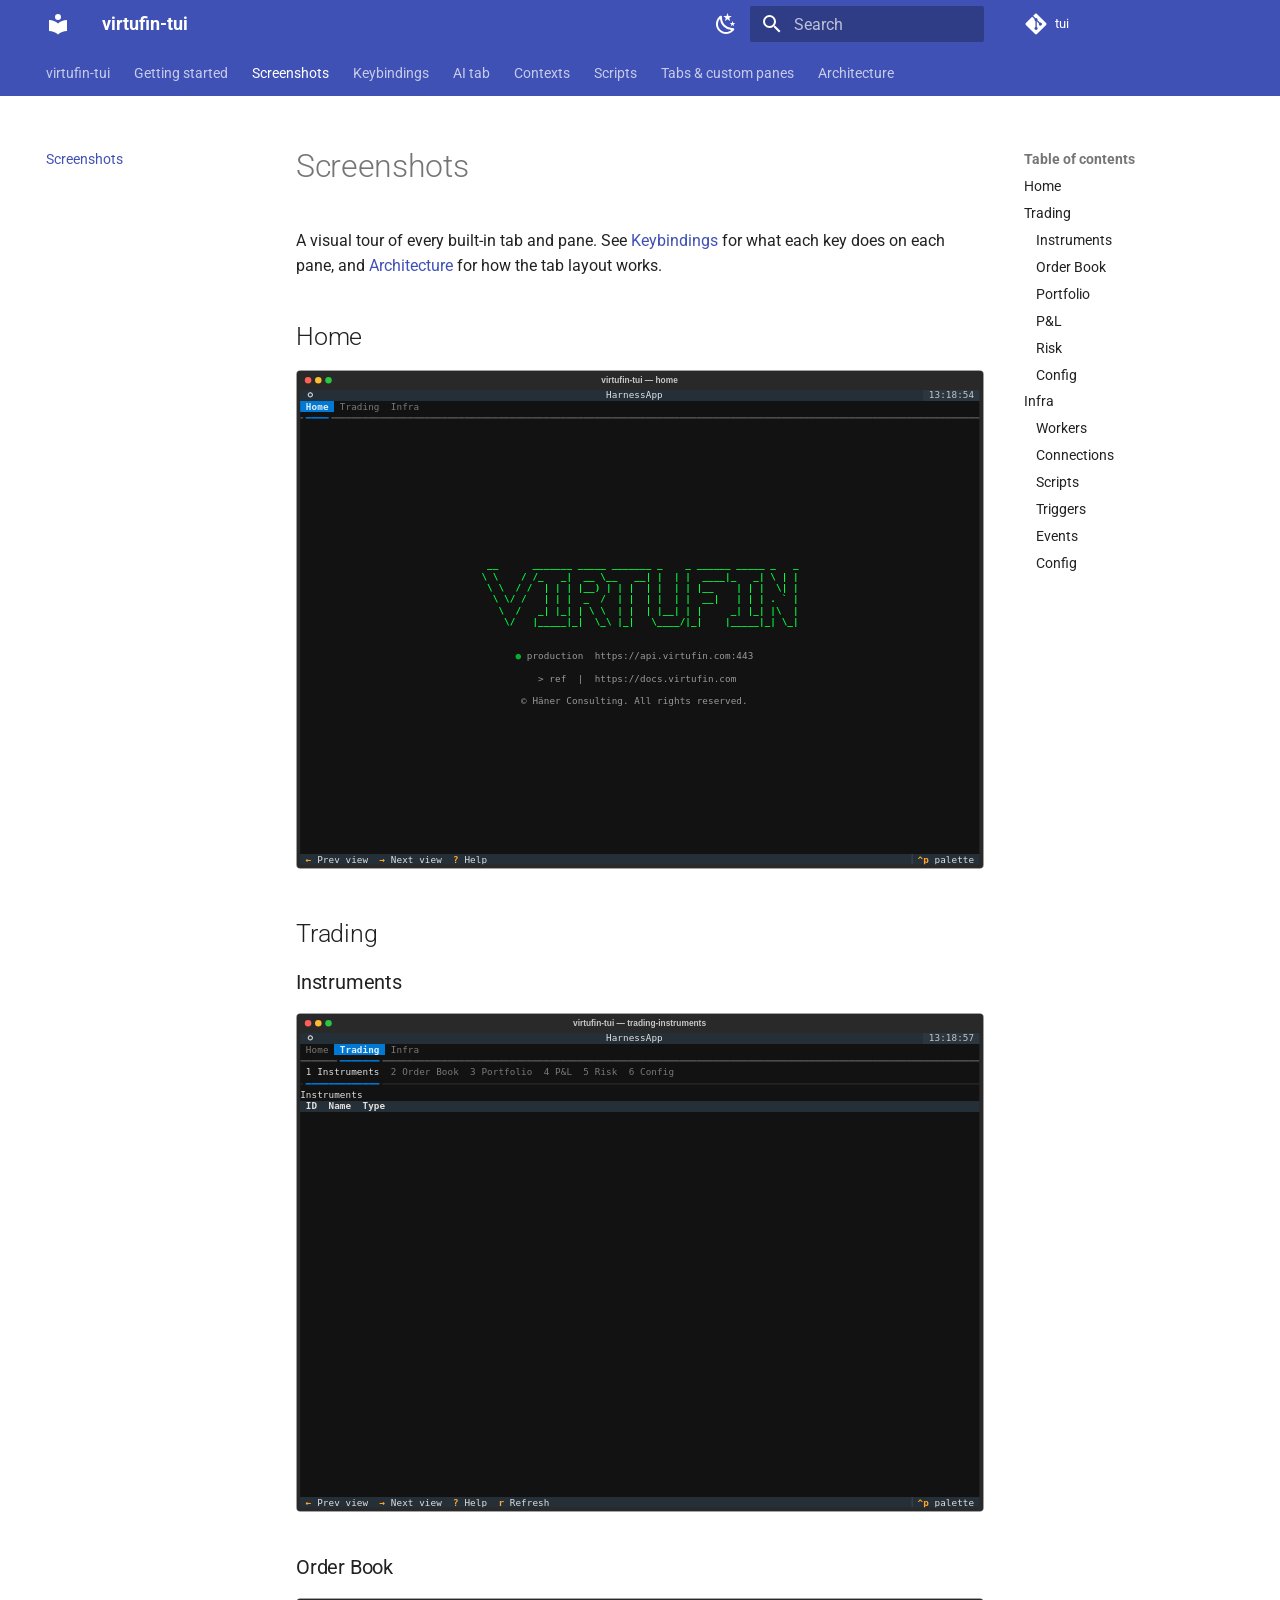
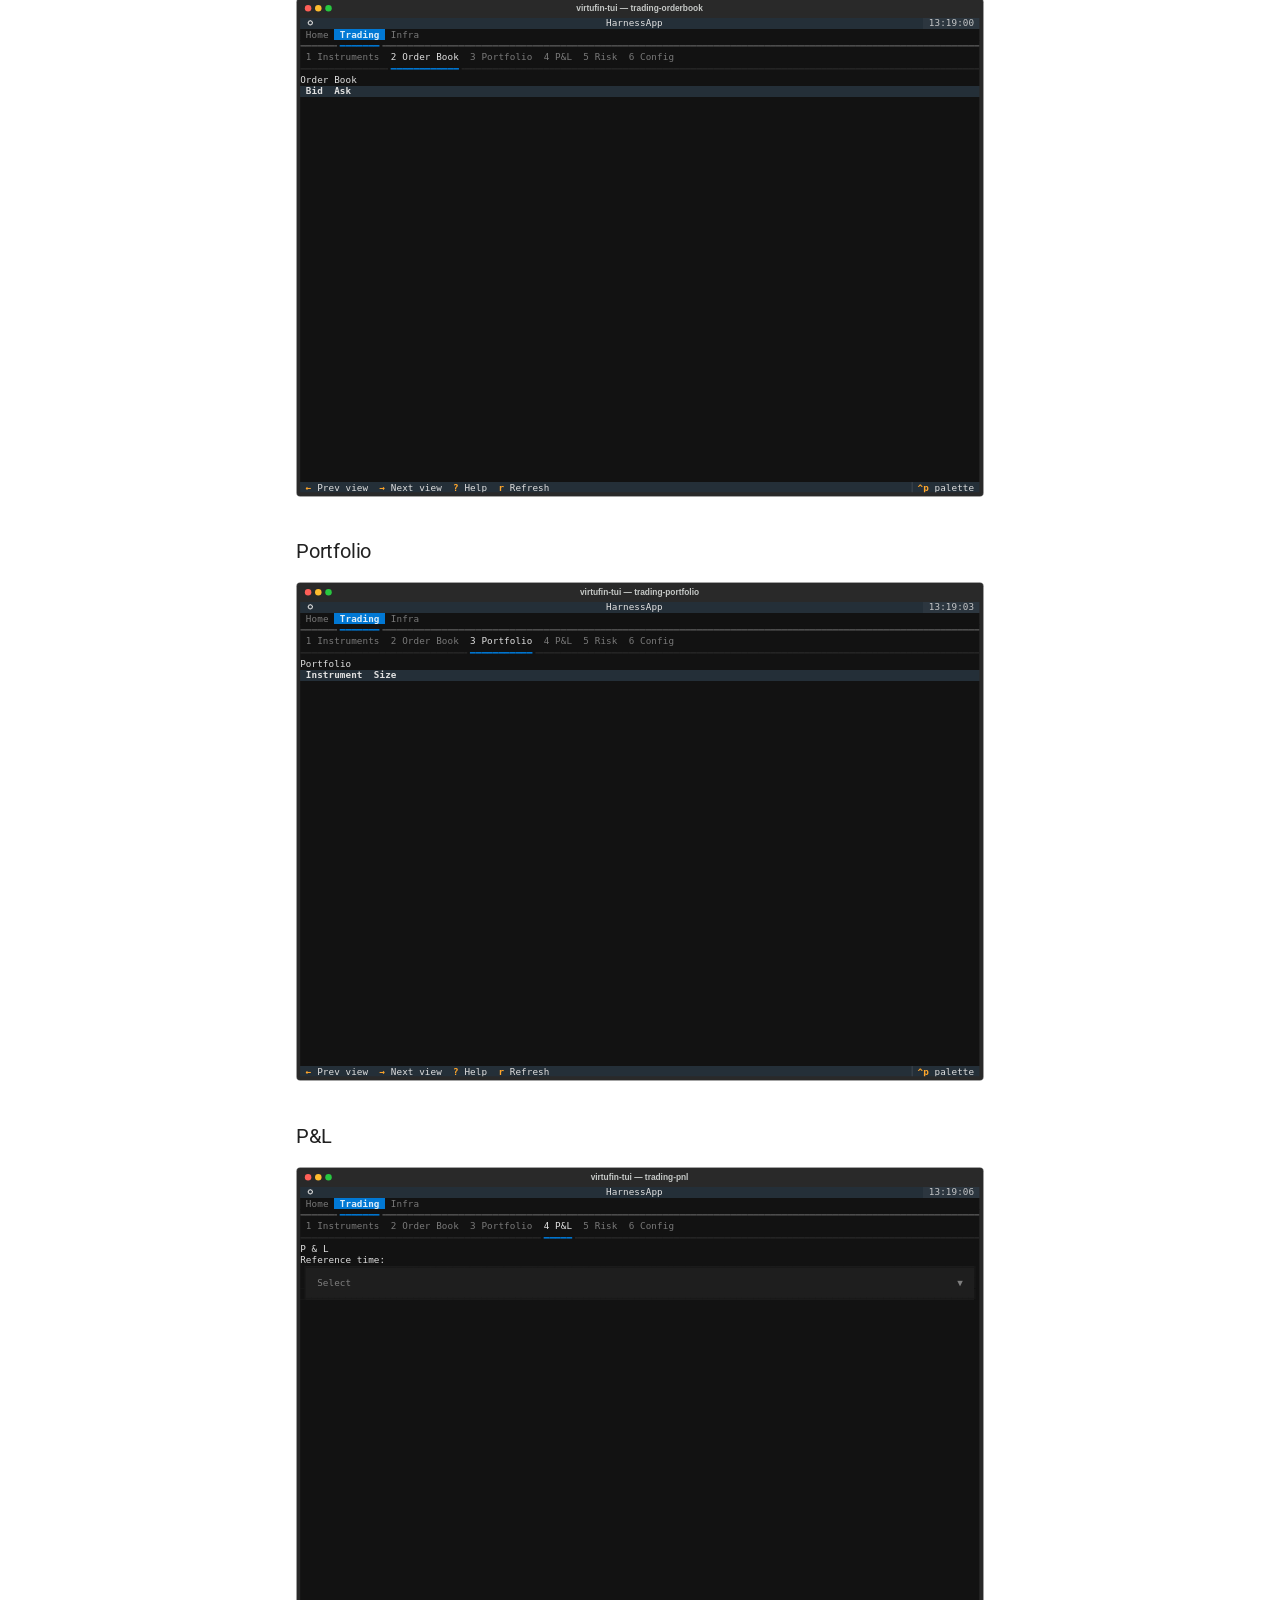
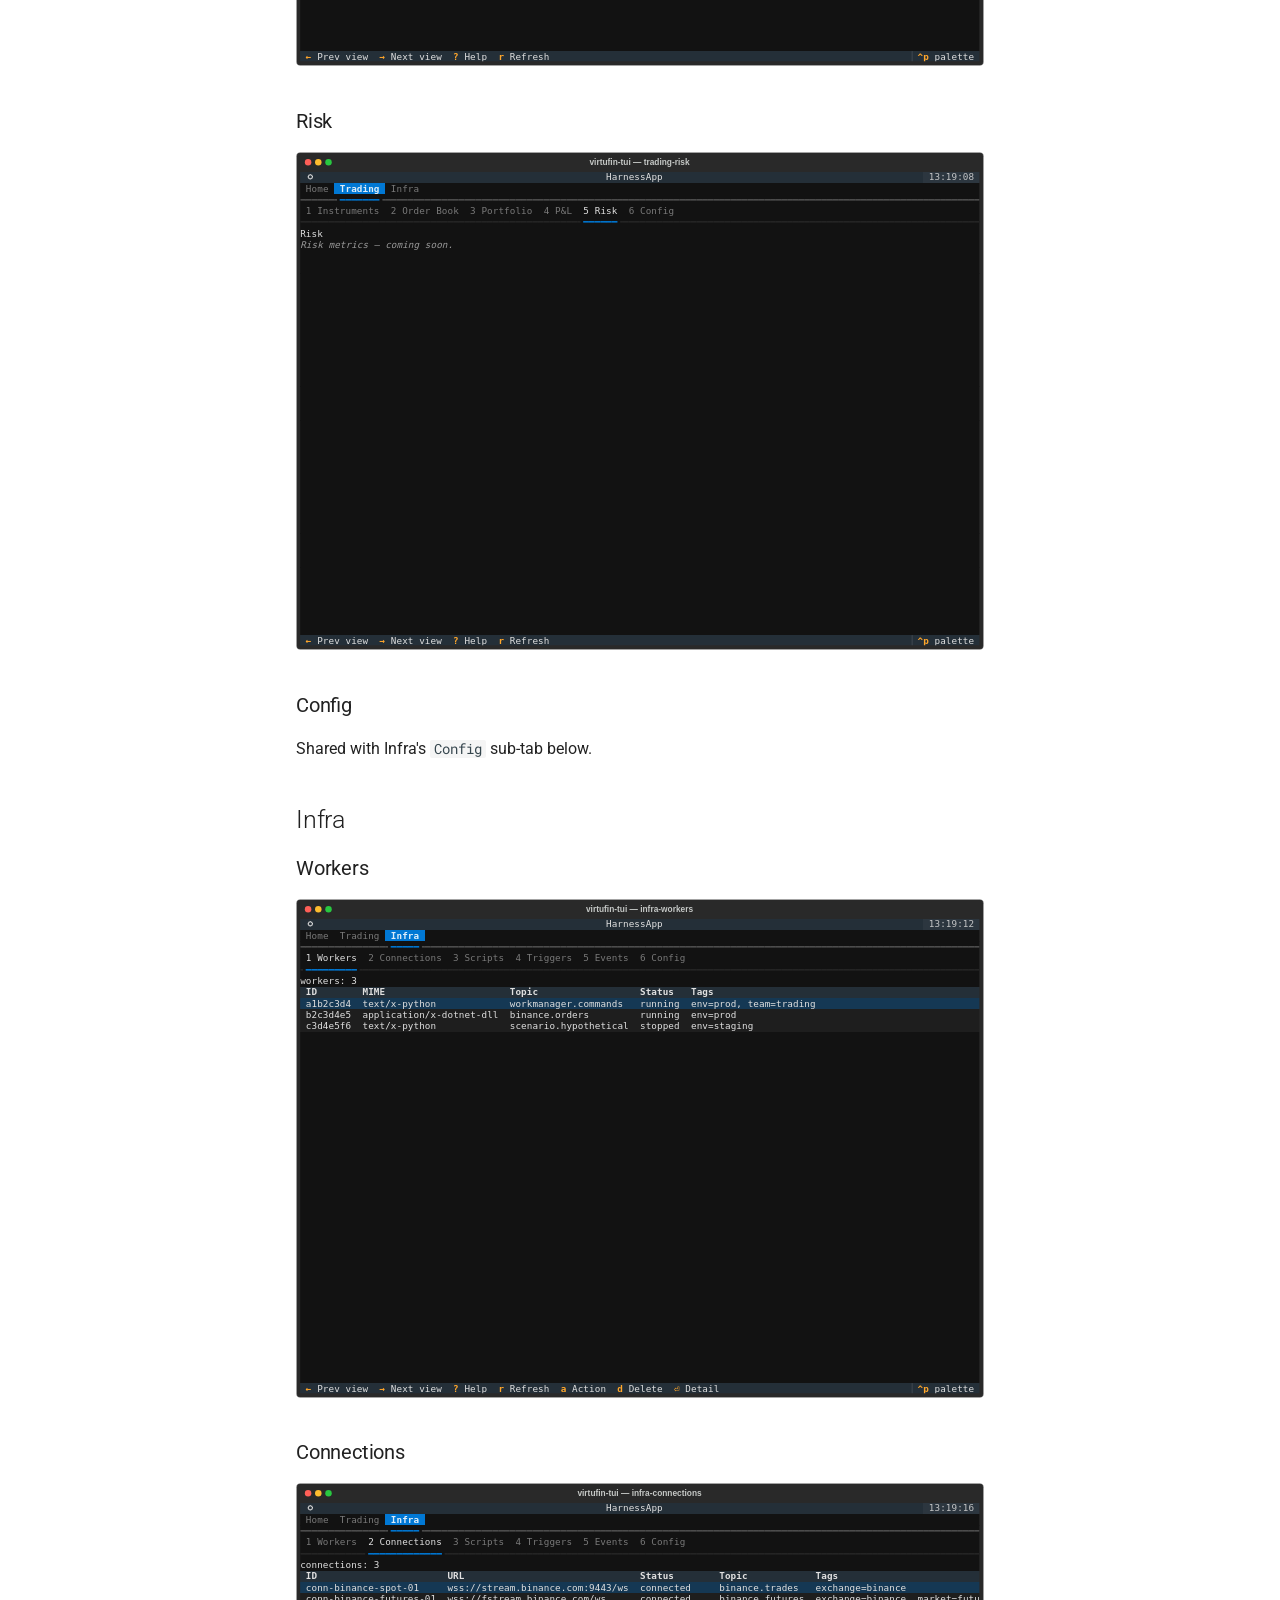
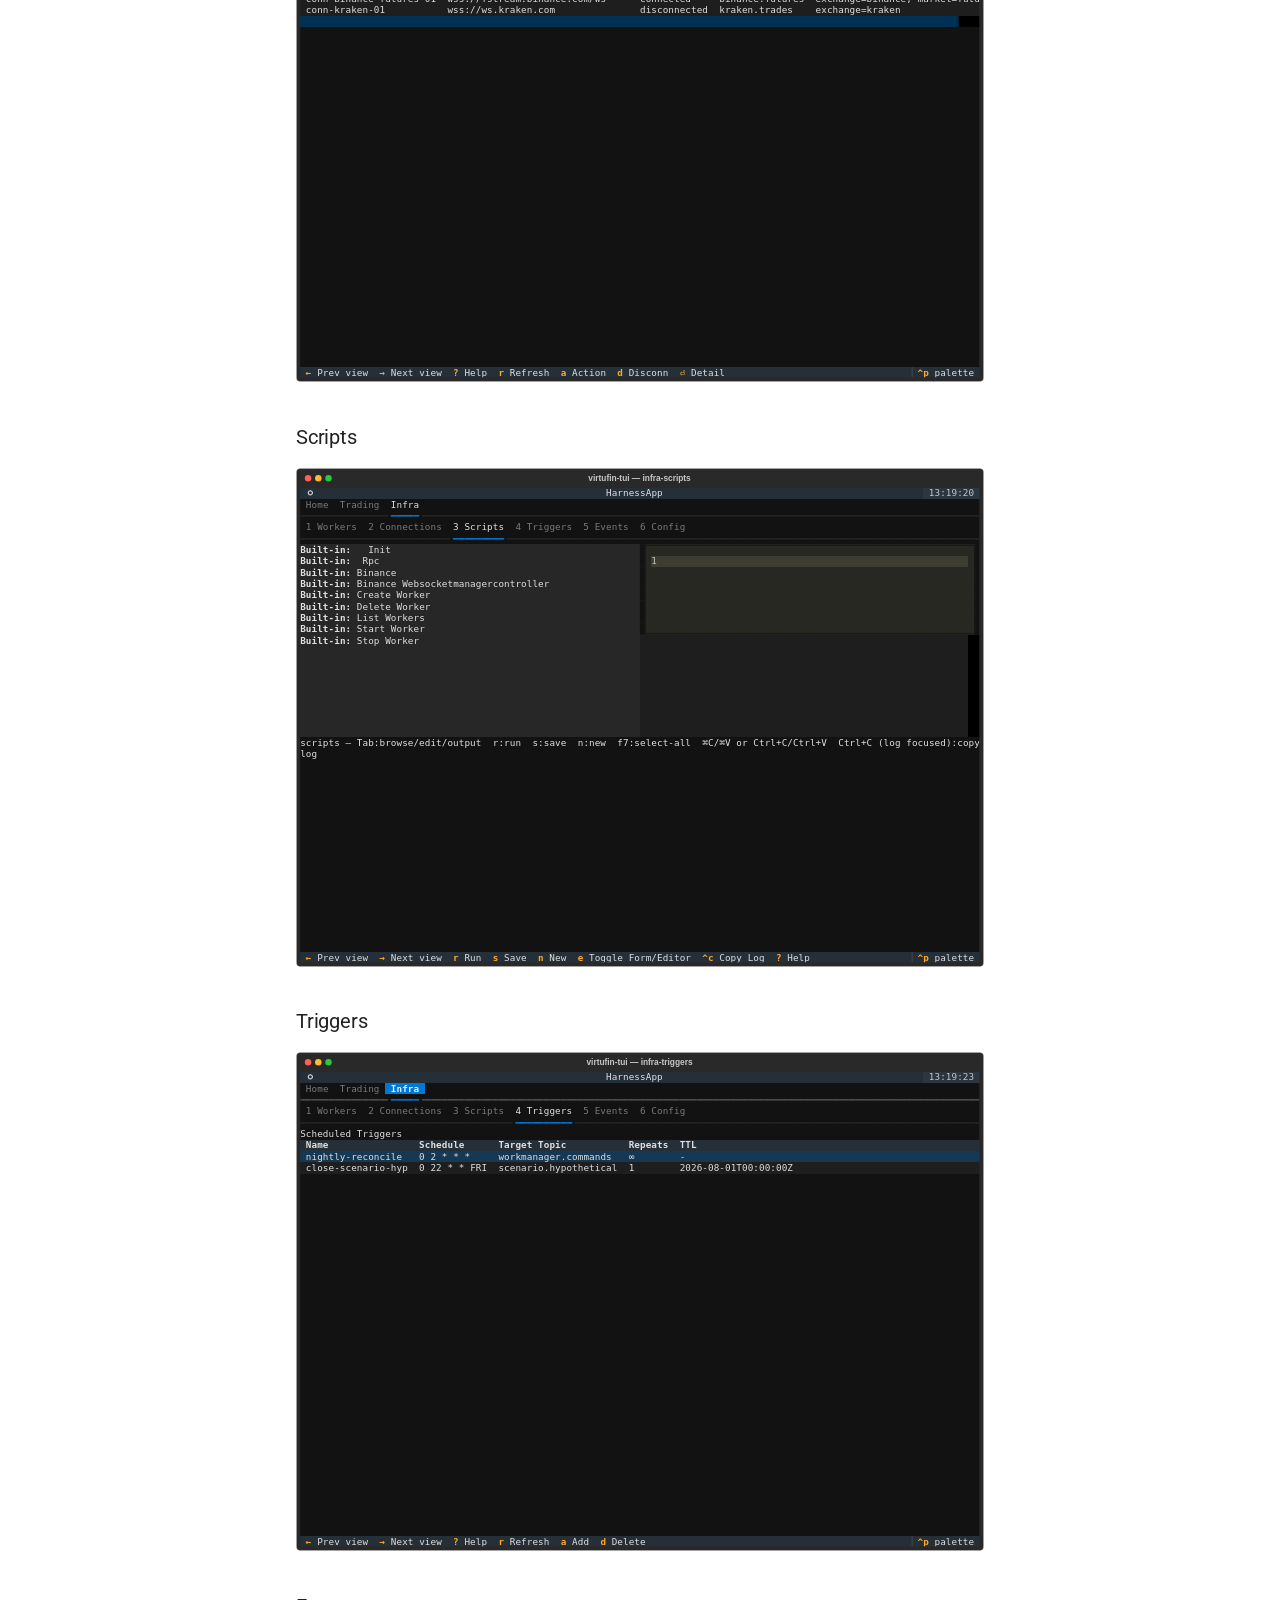
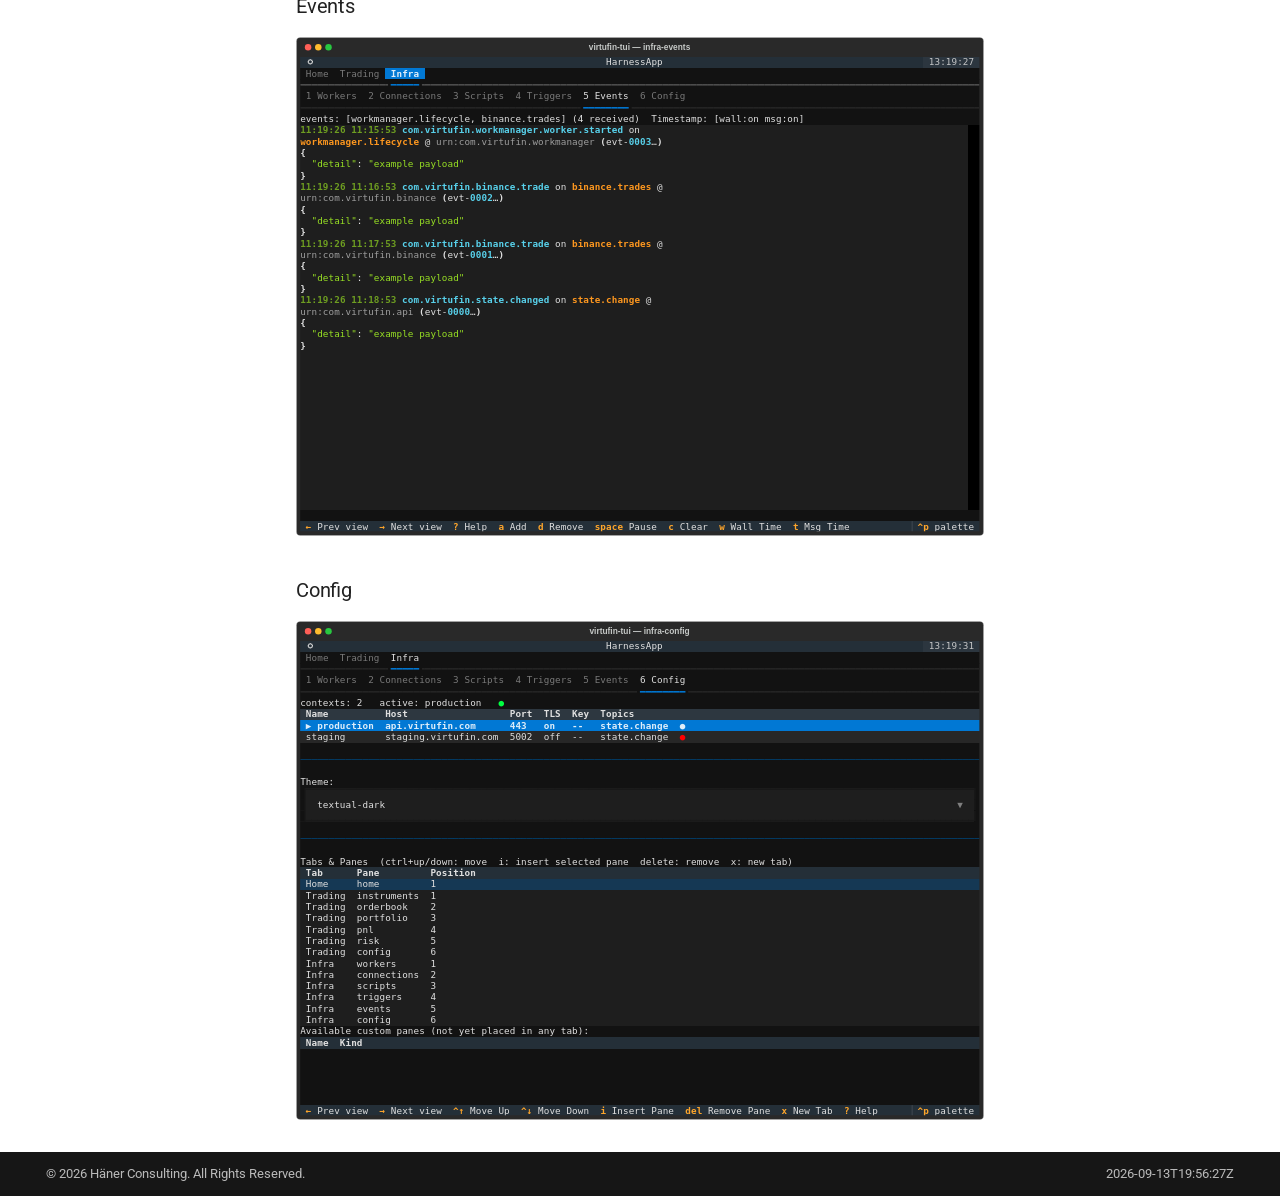
<file: screenshots/index.html>
<!doctype html>
<html lang="en" class="no-js">
  <head>
    
      <meta charset="utf-8">
      <meta name="viewport" content="width=device-width,initial-scale=1">
      
        <meta name="description" content="Terminal UI for the Virtufin platform">
      
      
      
        <link rel="canonical" href="https://tui.docs.virtufin.com/screenshots/">
      
      
        <link rel="prev" href="../getting-started/">
      
      
        <link rel="next" href="../keybindings/">
      
      
        
      
      
      <link rel="icon" href="../assets/images/favicon.png">
      <meta name="generator" content="mkdocs-1.6.1, mkdocs-material-9.7.7">
    
    
      
        <title>Screenshots - virtufin-tui</title>
      
    
    
      <link rel="stylesheet" href="../assets/stylesheets/main.ec1eaa64.min.css">
      
        
        <link rel="stylesheet" href="../assets/stylesheets/palette.ab4e12ef.min.css">
      
      


    
    
      
    
    
      
        
        
        <link rel="preconnect" href="https://fonts.gstatic.com" crossorigin>
        <link rel="stylesheet" href="https://fonts.googleapis.com/css?family=Roboto:300,300i,400,400i,700,700i%7CRoboto+Mono:400,400i,700,700i&display=fallback">
        <style>:root{--md-text-font:"Roboto";--md-code-font:"Roboto Mono"}</style>
      
    
    
      <link rel="stylesheet" href="../stylesheets/common.css">
    
      <link rel="stylesheet" href="../stylesheets/mermaid-zoom.css">
    
    <script>__md_scope=new URL("..",location),__md_hash=e=>[...e].reduce(((e,_)=>(e<<5)-e+_.charCodeAt(0)),0),__md_get=(e,_=localStorage,t=__md_scope)=>JSON.parse(_.getItem(t.pathname+"."+e)),__md_set=(e,_,t=localStorage,a=__md_scope)=>{try{t.setItem(a.pathname+"."+e,JSON.stringify(_))}catch(e){}}</script>
    
      

    
    
  </head>
  
  
    
    
      
    
    
    
    
    <body dir="ltr" data-md-color-scheme="default" data-md-color-primary="indigo" data-md-color-accent="indigo">
  
    
    <input class="md-toggle" data-md-toggle="drawer" type="checkbox" id="__drawer" autocomplete="off">
    <input class="md-toggle" data-md-toggle="search" type="checkbox" id="__search" autocomplete="off">
    <label class="md-overlay" for="__drawer"></label>
    <div data-md-component="skip">
      
        
        <a href="#screenshots" class="md-skip">
          Skip to content
        </a>
      
    </div>
    <div data-md-component="announce">
      
    </div>
    
    
      

<header class="md-header" data-md-component="header">
  <nav class="md-header__inner md-grid" aria-label="Header">
    <a href=".." title="virtufin-tui" class="md-header__button md-logo" aria-label="virtufin-tui" data-md-component="logo">
      
  
  <svg xmlns="http://www.w3.org/2000/svg" viewBox="0 0 24 24"><path d="M12 8a3 3 0 0 0 3-3 3 3 0 0 0-3-3 3 3 0 0 0-3 3 3 3 0 0 0 3 3m0 3.54C9.64 9.35 6.5 8 3 8v11c3.5 0 6.64 1.35 9 3.54 2.36-2.19 5.5-3.54 9-3.54V8c-3.5 0-6.64 1.35-9 3.54"/></svg>

    </a>
    <label class="md-header__button md-icon" for="__drawer">
      
      <svg xmlns="http://www.w3.org/2000/svg" viewBox="0 0 24 24"><path d="M3 6h18v2H3zm0 5h18v2H3zm0 5h18v2H3z"/></svg>
    </label>
    <div class="md-header__title" data-md-component="header-title">
      <div class="md-header__ellipsis">
        <div class="md-header__topic">
          <span class="md-ellipsis">
            virtufin-tui
          </span>
        </div>
        <div class="md-header__topic" data-md-component="header-topic">
          <span class="md-ellipsis">
            
              Screenshots
            
          </span>
        </div>
      </div>
    </div>
    
      
        <form class="md-header__option" data-md-component="palette">
  
    
    
    
    <input class="md-option" data-md-color-media="" data-md-color-scheme="default" data-md-color-primary="indigo" data-md-color-accent="indigo"  aria-label="Switch to dark mode"  type="radio" name="__palette" id="__palette_0">
    
      <label class="md-header__button md-icon" title="Switch to dark mode" for="__palette_1" hidden>
        <svg xmlns="http://www.w3.org/2000/svg" viewBox="0 0 24 24"><path d="m17.75 4.09-2.53 1.94.91 3.06-2.63-1.81-2.63 1.81.91-3.06-2.53-1.94L12.44 4l1.06-3 1.06 3zm3.5 6.91-1.64 1.25.59 1.98-1.7-1.17-1.7 1.17.59-1.98L15.75 11l2.06-.05L18.5 9l.69 1.95zm-2.28 4.95c.83-.08 1.72 1.1 1.19 1.85-.32.45-.66.87-1.08 1.27C15.17 23 8.84 23 4.94 19.07c-3.91-3.9-3.91-10.24 0-14.14.4-.4.82-.76 1.27-1.08.75-.53 1.93.36 1.85 1.19-.27 2.86.69 5.83 2.89 8.02a9.96 9.96 0 0 0 8.02 2.89m-1.64 2.02a12.08 12.08 0 0 1-7.8-3.47c-2.17-2.19-3.33-5-3.49-7.82-2.81 3.14-2.7 7.96.31 10.98 3.02 3.01 7.84 3.12 10.98.31"/></svg>
      </label>
    
  
    
    
    
    <input class="md-option" data-md-color-media="" data-md-color-scheme="slate" data-md-color-primary="indigo" data-md-color-accent="indigo"  aria-label="Switch to light mode"  type="radio" name="__palette" id="__palette_1">
    
      <label class="md-header__button md-icon" title="Switch to light mode" for="__palette_0" hidden>
        <svg xmlns="http://www.w3.org/2000/svg" viewBox="0 0 24 24"><path d="M12 7a5 5 0 0 1 5 5 5 5 0 0 1-5 5 5 5 0 0 1-5-5 5 5 0 0 1 5-5m0 2a3 3 0 0 0-3 3 3 3 0 0 0 3 3 3 3 0 0 0 3-3 3 3 0 0 0-3-3m0-7 2.39 3.42C13.65 5.15 12.84 5 12 5s-1.65.15-2.39.42zM3.34 7l4.16-.35A7.2 7.2 0 0 0 5.94 8.5c-.44.74-.69 1.5-.83 2.29zm.02 10 1.76-3.77a7.131 7.131 0 0 0 2.38 4.14zM20.65 7l-1.77 3.79a7.02 7.02 0 0 0-2.38-4.15zm-.01 10-4.14.36c.59-.51 1.12-1.14 1.54-1.86.42-.73.69-1.5.83-2.29zM12 22l-2.41-3.44c.74.27 1.55.44 2.41.44.82 0 1.63-.17 2.37-.44z"/></svg>
      </label>
    
  
</form>
      
    
    
      <script>var palette=__md_get("__palette");if(palette&&palette.color){if("(prefers-color-scheme)"===palette.color.media){var media=matchMedia("(prefers-color-scheme: light)"),input=document.querySelector(media.matches?"[data-md-color-media='(prefers-color-scheme: light)']":"[data-md-color-media='(prefers-color-scheme: dark)']");palette.color.media=input.getAttribute("data-md-color-media"),palette.color.scheme=input.getAttribute("data-md-color-scheme"),palette.color.primary=input.getAttribute("data-md-color-primary"),palette.color.accent=input.getAttribute("data-md-color-accent")}for(var[key,value]of Object.entries(palette.color))document.body.setAttribute("data-md-color-"+key,value)}</script>
    
    
    
      
      
        <label class="md-header__button md-icon" for="__search">
          
          <svg xmlns="http://www.w3.org/2000/svg" viewBox="0 0 24 24"><path d="M9.5 3A6.5 6.5 0 0 1 16 9.5c0 1.61-.59 3.09-1.56 4.23l.27.27h.79l5 5-1.5 1.5-5-5v-.79l-.27-.27A6.52 6.52 0 0 1 9.5 16 6.5 6.5 0 0 1 3 9.5 6.5 6.5 0 0 1 9.5 3m0 2C7 5 5 7 5 9.5S7 14 9.5 14 14 12 14 9.5 12 5 9.5 5"/></svg>
        </label>
        <div class="md-search" data-md-component="search" role="dialog">
  <label class="md-search__overlay" for="__search"></label>
  <div class="md-search__inner" role="search">
    <form class="md-search__form" name="search">
      <input type="text" class="md-search__input" name="query" aria-label="Search" placeholder="Search" autocapitalize="off" autocorrect="off" autocomplete="off" spellcheck="false" data-md-component="search-query" required>
      <label class="md-search__icon md-icon" for="__search">
        
        <svg xmlns="http://www.w3.org/2000/svg" viewBox="0 0 24 24"><path d="M9.5 3A6.5 6.5 0 0 1 16 9.5c0 1.61-.59 3.09-1.56 4.23l.27.27h.79l5 5-1.5 1.5-5-5v-.79l-.27-.27A6.52 6.52 0 0 1 9.5 16 6.5 6.5 0 0 1 3 9.5 6.5 6.5 0 0 1 9.5 3m0 2C7 5 5 7 5 9.5S7 14 9.5 14 14 12 14 9.5 12 5 9.5 5"/></svg>
        
        <svg xmlns="http://www.w3.org/2000/svg" viewBox="0 0 24 24"><path d="M20 11v2H8l5.5 5.5-1.42 1.42L4.16 12l7.92-7.92L13.5 5.5 8 11z"/></svg>
      </label>
      <nav class="md-search__options" aria-label="Search">
        
          <a href="javascript:void(0)" class="md-search__icon md-icon" title="Share" aria-label="Share" data-clipboard data-clipboard-text="" data-md-component="search-share" tabindex="-1">
            
            <svg xmlns="http://www.w3.org/2000/svg" viewBox="0 0 24 24"><path d="M18 16.08c-.76 0-1.44.3-1.96.77L8.91 12.7c.05-.23.09-.46.09-.7s-.04-.47-.09-.7l7.05-4.11c.54.5 1.25.81 2.04.81a3 3 0 0 0 3-3 3 3 0 0 0-3-3 3 3 0 0 0-3 3c0 .24.04.47.09.7L8.04 9.81C7.5 9.31 6.79 9 6 9a3 3 0 0 0-3 3 3 3 0 0 0 3 3c.79 0 1.5-.31 2.04-.81l7.12 4.15c-.05.21-.08.43-.08.66 0 1.61 1.31 2.91 2.92 2.91s2.92-1.3 2.92-2.91A2.92 2.92 0 0 0 18 16.08"/></svg>
          </a>
        
        <button type="reset" class="md-search__icon md-icon" title="Clear" aria-label="Clear" tabindex="-1">
          
          <svg xmlns="http://www.w3.org/2000/svg" viewBox="0 0 24 24"><path d="M19 6.41 17.59 5 12 10.59 6.41 5 5 6.41 10.59 12 5 17.59 6.41 19 12 13.41 17.59 19 19 17.59 13.41 12z"/></svg>
        </button>
      </nav>
      
        <div class="md-search__suggest" data-md-component="search-suggest"></div>
      
    </form>
    <div class="md-search__output">
      <div class="md-search__scrollwrap" tabindex="0" data-md-scrollfix>
        <div class="md-search-result" data-md-component="search-result">
          <div class="md-search-result__meta">
            Initializing search
          </div>
          <ol class="md-search-result__list" role="presentation"></ol>
        </div>
      </div>
    </div>
  </div>
</div>
      
    
    
      <div class="md-header__source">
        <a href="https://gitea.haenerconsulting.com/virtufin/tui" title="Go to repository" class="md-source" data-md-component="source">
  <div class="md-source__icon md-icon">
    
    <svg xmlns="http://www.w3.org/2000/svg" viewBox="0 0 448 512"><!--! Font Awesome Free 7.1.0 by @fontawesome - https://fontawesome.com License - https://fontawesome.com/license/free (Icons: CC BY 4.0, Fonts: SIL OFL 1.1, Code: MIT License) Copyright 2025 Fonticons, Inc.--><path d="M439.6 236.1 244 40.5c-5.4-5.5-12.8-8.5-20.4-8.5s-15 3-20.4 8.4L162.5 81l51.5 51.5c27.1-9.1 52.7 16.8 43.4 43.7l49.7 49.7c34.2-11.8 61.2 31 35.5 56.7-26.5 26.5-70.2-2.9-56-37.3L240.3 199v121.9c25.3 12.5 22.3 41.8 9.1 55-6.4 6.4-15.2 10.1-24.3 10.1s-17.8-3.6-24.3-10.1c-17.6-17.6-11.1-46.9 11.2-56v-123c-20.8-8.5-24.6-30.7-18.6-45L142.6 101 8.5 235.1C3 240.6 0 247.9 0 255.5s3 15 8.5 20.4l195.6 195.7c5.4 5.4 12.7 8.4 20.4 8.4s15-3 20.4-8.4l194.7-194.7c5.4-5.4 8.4-12.8 8.4-20.4s-3-15-8.4-20.4"/></svg>
  </div>
  <div class="md-source__repository">
    tui
  </div>
</a>
      </div>
    
  </nav>
  
</header>
    
    <div class="md-container" data-md-component="container">
      
      
        
          
            
<nav class="md-tabs" aria-label="Tabs" data-md-component="tabs">
  <div class="md-grid">
    <ul class="md-tabs__list">
      
        
  
  
  
  
    <li class="md-tabs__item">
      <a href=".." class="md-tabs__link">
        
  
  
    
  
  virtufin-tui

      </a>
    </li>
  

      
        
  
  
  
  
    <li class="md-tabs__item">
      <a href="../getting-started/" class="md-tabs__link">
        
  
  
    
  
  Getting started

      </a>
    </li>
  

      
        
  
  
  
    
  
  
    <li class="md-tabs__item md-tabs__item--active">
      <a href="./" class="md-tabs__link">
        
  
  
    
  
  Screenshots

      </a>
    </li>
  

      
        
  
  
  
  
    <li class="md-tabs__item">
      <a href="../keybindings/" class="md-tabs__link">
        
  
  
    
  
  Keybindings

      </a>
    </li>
  

      
        
  
  
  
  
    <li class="md-tabs__item">
      <a href="../ai-tab/" class="md-tabs__link">
        
  
  
    
  
  AI tab

      </a>
    </li>
  

      
        
  
  
  
  
    <li class="md-tabs__item">
      <a href="../contexts/" class="md-tabs__link">
        
  
  
    
  
  Contexts

      </a>
    </li>
  

      
        
  
  
  
  
    <li class="md-tabs__item">
      <a href="../scripts/" class="md-tabs__link">
        
  
  
    
  
  Scripts

      </a>
    </li>
  

      
        
  
  
  
  
    <li class="md-tabs__item">
      <a href="../custom-panes/" class="md-tabs__link">
        
  
  
    
  
  Tabs &amp; custom panes

      </a>
    </li>
  

      
        
  
  
  
  
    <li class="md-tabs__item">
      <a href="../architecture/" class="md-tabs__link">
        
  
  
    
  
  Architecture

      </a>
    </li>
  

      
    </ul>
  </div>
</nav>
          
        
      
      <main class="md-main" data-md-component="main">
        <div class="md-main__inner md-grid">
          
            
              
              <div class="md-sidebar md-sidebar--primary" data-md-component="sidebar" data-md-type="navigation" >
                <div class="md-sidebar__scrollwrap">
                  <div class="md-sidebar__inner">
                    


  


<nav class="md-nav md-nav--primary md-nav--lifted" aria-label="Navigation" data-md-level="0">
  <label class="md-nav__title" for="__drawer">
    <a href=".." title="virtufin-tui" class="md-nav__button md-logo" aria-label="virtufin-tui" data-md-component="logo">
      
  
  <svg xmlns="http://www.w3.org/2000/svg" viewBox="0 0 24 24"><path d="M12 8a3 3 0 0 0 3-3 3 3 0 0 0-3-3 3 3 0 0 0-3 3 3 3 0 0 0 3 3m0 3.54C9.64 9.35 6.5 8 3 8v11c3.5 0 6.64 1.35 9 3.54 2.36-2.19 5.5-3.54 9-3.54V8c-3.5 0-6.64 1.35-9 3.54"/></svg>

    </a>
    virtufin-tui
  </label>
  
    <div class="md-nav__source">
      <a href="https://gitea.haenerconsulting.com/virtufin/tui" title="Go to repository" class="md-source" data-md-component="source">
  <div class="md-source__icon md-icon">
    
    <svg xmlns="http://www.w3.org/2000/svg" viewBox="0 0 448 512"><!--! Font Awesome Free 7.1.0 by @fontawesome - https://fontawesome.com License - https://fontawesome.com/license/free (Icons: CC BY 4.0, Fonts: SIL OFL 1.1, Code: MIT License) Copyright 2025 Fonticons, Inc.--><path d="M439.6 236.1 244 40.5c-5.4-5.5-12.8-8.5-20.4-8.5s-15 3-20.4 8.4L162.5 81l51.5 51.5c27.1-9.1 52.7 16.8 43.4 43.7l49.7 49.7c34.2-11.8 61.2 31 35.5 56.7-26.5 26.5-70.2-2.9-56-37.3L240.3 199v121.9c25.3 12.5 22.3 41.8 9.1 55-6.4 6.4-15.2 10.1-24.3 10.1s-17.8-3.6-24.3-10.1c-17.6-17.6-11.1-46.9 11.2-56v-123c-20.8-8.5-24.6-30.7-18.6-45L142.6 101 8.5 235.1C3 240.6 0 247.9 0 255.5s3 15 8.5 20.4l195.6 195.7c5.4 5.4 12.7 8.4 20.4 8.4s15-3 20.4-8.4l194.7-194.7c5.4-5.4 8.4-12.8 8.4-20.4s-3-15-8.4-20.4"/></svg>
  </div>
  <div class="md-source__repository">
    tui
  </div>
</a>
    </div>
  
  <ul class="md-nav__list" data-md-scrollfix>
    
      
      
  
  
  
  
    <li class="md-nav__item">
      <a href=".." class="md-nav__link">
        
  
  
  <span class="md-ellipsis">
    
  
    virtufin-tui
  

    
  </span>
  
  

      </a>
    </li>
  

    
      
      
  
  
  
  
    <li class="md-nav__item">
      <a href="../getting-started/" class="md-nav__link">
        
  
  
  <span class="md-ellipsis">
    
  
    Getting started
  

    
  </span>
  
  

      </a>
    </li>
  

    
      
      
  
  
    
  
  
  
    <li class="md-nav__item md-nav__item--active">
      
      <input class="md-nav__toggle md-toggle" type="checkbox" id="__toc">
      
      
        
      
      
        <label class="md-nav__link md-nav__link--active" for="__toc">
          
  
  
  <span class="md-ellipsis">
    
  
    Screenshots
  

    
  </span>
  
  

          <span class="md-nav__icon md-icon"></span>
        </label>
      
      <a href="./" class="md-nav__link md-nav__link--active">
        
  
  
  <span class="md-ellipsis">
    
  
    Screenshots
  

    
  </span>
  
  

      </a>
      
        

<nav class="md-nav md-nav--secondary" aria-label="Table of contents">
  
  
  
    
  
  
    <label class="md-nav__title" for="__toc">
      <span class="md-nav__icon md-icon"></span>
      Table of contents
    </label>
    <ul class="md-nav__list" data-md-component="toc" data-md-scrollfix>
      
        <li class="md-nav__item">
  <a href="#home" class="md-nav__link">
    <span class="md-ellipsis">
      
        Home
      
    </span>
  </a>
  
</li>
      
        <li class="md-nav__item">
  <a href="#trading" class="md-nav__link">
    <span class="md-ellipsis">
      
        Trading
      
    </span>
  </a>
  
    <nav class="md-nav" aria-label="Trading">
      <ul class="md-nav__list">
        
          <li class="md-nav__item">
  <a href="#instruments" class="md-nav__link">
    <span class="md-ellipsis">
      
        Instruments
      
    </span>
  </a>
  
</li>
        
          <li class="md-nav__item">
  <a href="#order-book" class="md-nav__link">
    <span class="md-ellipsis">
      
        Order Book
      
    </span>
  </a>
  
</li>
        
          <li class="md-nav__item">
  <a href="#portfolio" class="md-nav__link">
    <span class="md-ellipsis">
      
        Portfolio
      
    </span>
  </a>
  
</li>
        
          <li class="md-nav__item">
  <a href="#pl" class="md-nav__link">
    <span class="md-ellipsis">
      
        P&amp;L
      
    </span>
  </a>
  
</li>
        
          <li class="md-nav__item">
  <a href="#risk" class="md-nav__link">
    <span class="md-ellipsis">
      
        Risk
      
    </span>
  </a>
  
</li>
        
          <li class="md-nav__item">
  <a href="#config" class="md-nav__link">
    <span class="md-ellipsis">
      
        Config
      
    </span>
  </a>
  
</li>
        
      </ul>
    </nav>
  
</li>
      
        <li class="md-nav__item">
  <a href="#infra" class="md-nav__link">
    <span class="md-ellipsis">
      
        Infra
      
    </span>
  </a>
  
    <nav class="md-nav" aria-label="Infra">
      <ul class="md-nav__list">
        
          <li class="md-nav__item">
  <a href="#workers" class="md-nav__link">
    <span class="md-ellipsis">
      
        Workers
      
    </span>
  </a>
  
</li>
        
          <li class="md-nav__item">
  <a href="#connections" class="md-nav__link">
    <span class="md-ellipsis">
      
        Connections
      
    </span>
  </a>
  
</li>
        
          <li class="md-nav__item">
  <a href="#scripts" class="md-nav__link">
    <span class="md-ellipsis">
      
        Scripts
      
    </span>
  </a>
  
</li>
        
          <li class="md-nav__item">
  <a href="#triggers" class="md-nav__link">
    <span class="md-ellipsis">
      
        Triggers
      
    </span>
  </a>
  
</li>
        
          <li class="md-nav__item">
  <a href="#events" class="md-nav__link">
    <span class="md-ellipsis">
      
        Events
      
    </span>
  </a>
  
</li>
        
          <li class="md-nav__item">
  <a href="#config_1" class="md-nav__link">
    <span class="md-ellipsis">
      
        Config
      
    </span>
  </a>
  
</li>
        
      </ul>
    </nav>
  
</li>
      
    </ul>
  
</nav>
      
    </li>
  

    
      
      
  
  
  
  
    <li class="md-nav__item">
      <a href="../keybindings/" class="md-nav__link">
        
  
  
  <span class="md-ellipsis">
    
  
    Keybindings
  

    
  </span>
  
  

      </a>
    </li>
  

    
      
      
  
  
  
  
    <li class="md-nav__item">
      <a href="../ai-tab/" class="md-nav__link">
        
  
  
  <span class="md-ellipsis">
    
  
    AI tab
  

    
  </span>
  
  

      </a>
    </li>
  

    
      
      
  
  
  
  
    <li class="md-nav__item">
      <a href="../contexts/" class="md-nav__link">
        
  
  
  <span class="md-ellipsis">
    
  
    Contexts
  

    
  </span>
  
  

      </a>
    </li>
  

    
      
      
  
  
  
  
    <li class="md-nav__item">
      <a href="../scripts/" class="md-nav__link">
        
  
  
  <span class="md-ellipsis">
    
  
    Scripts
  

    
  </span>
  
  

      </a>
    </li>
  

    
      
      
  
  
  
  
    <li class="md-nav__item">
      <a href="../custom-panes/" class="md-nav__link">
        
  
  
  <span class="md-ellipsis">
    
  
    Tabs &amp; custom panes
  

    
  </span>
  
  

      </a>
    </li>
  

    
      
      
  
  
  
  
    <li class="md-nav__item">
      <a href="../architecture/" class="md-nav__link">
        
  
  
  <span class="md-ellipsis">
    
  
    Architecture
  

    
  </span>
  
  

      </a>
    </li>
  

    
  </ul>
</nav>
                  </div>
                </div>
              </div>
            
            
              
              <div class="md-sidebar md-sidebar--secondary" data-md-component="sidebar" data-md-type="toc" >
                <div class="md-sidebar__scrollwrap">
                  <div class="md-sidebar__inner">
                    

<nav class="md-nav md-nav--secondary" aria-label="Table of contents">
  
  
  
    
  
  
    <label class="md-nav__title" for="__toc">
      <span class="md-nav__icon md-icon"></span>
      Table of contents
    </label>
    <ul class="md-nav__list" data-md-component="toc" data-md-scrollfix>
      
        <li class="md-nav__item">
  <a href="#home" class="md-nav__link">
    <span class="md-ellipsis">
      
        Home
      
    </span>
  </a>
  
</li>
      
        <li class="md-nav__item">
  <a href="#trading" class="md-nav__link">
    <span class="md-ellipsis">
      
        Trading
      
    </span>
  </a>
  
    <nav class="md-nav" aria-label="Trading">
      <ul class="md-nav__list">
        
          <li class="md-nav__item">
  <a href="#instruments" class="md-nav__link">
    <span class="md-ellipsis">
      
        Instruments
      
    </span>
  </a>
  
</li>
        
          <li class="md-nav__item">
  <a href="#order-book" class="md-nav__link">
    <span class="md-ellipsis">
      
        Order Book
      
    </span>
  </a>
  
</li>
        
          <li class="md-nav__item">
  <a href="#portfolio" class="md-nav__link">
    <span class="md-ellipsis">
      
        Portfolio
      
    </span>
  </a>
  
</li>
        
          <li class="md-nav__item">
  <a href="#pl" class="md-nav__link">
    <span class="md-ellipsis">
      
        P&amp;L
      
    </span>
  </a>
  
</li>
        
          <li class="md-nav__item">
  <a href="#risk" class="md-nav__link">
    <span class="md-ellipsis">
      
        Risk
      
    </span>
  </a>
  
</li>
        
          <li class="md-nav__item">
  <a href="#config" class="md-nav__link">
    <span class="md-ellipsis">
      
        Config
      
    </span>
  </a>
  
</li>
        
      </ul>
    </nav>
  
</li>
      
        <li class="md-nav__item">
  <a href="#infra" class="md-nav__link">
    <span class="md-ellipsis">
      
        Infra
      
    </span>
  </a>
  
    <nav class="md-nav" aria-label="Infra">
      <ul class="md-nav__list">
        
          <li class="md-nav__item">
  <a href="#workers" class="md-nav__link">
    <span class="md-ellipsis">
      
        Workers
      
    </span>
  </a>
  
</li>
        
          <li class="md-nav__item">
  <a href="#connections" class="md-nav__link">
    <span class="md-ellipsis">
      
        Connections
      
    </span>
  </a>
  
</li>
        
          <li class="md-nav__item">
  <a href="#scripts" class="md-nav__link">
    <span class="md-ellipsis">
      
        Scripts
      
    </span>
  </a>
  
</li>
        
          <li class="md-nav__item">
  <a href="#triggers" class="md-nav__link">
    <span class="md-ellipsis">
      
        Triggers
      
    </span>
  </a>
  
</li>
        
          <li class="md-nav__item">
  <a href="#events" class="md-nav__link">
    <span class="md-ellipsis">
      
        Events
      
    </span>
  </a>
  
</li>
        
          <li class="md-nav__item">
  <a href="#config_1" class="md-nav__link">
    <span class="md-ellipsis">
      
        Config
      
    </span>
  </a>
  
</li>
        
      </ul>
    </nav>
  
</li>
      
    </ul>
  
</nav>
                  </div>
                </div>
              </div>
            
          
          
            <div class="md-content" data-md-component="content">
              
              <article class="md-content__inner md-typeset">
                
                  



<h1 id="screenshots">Screenshots<a class="headerlink" href="#screenshots" title="Permanent link">&para;</a></h1>
<p>A visual tour of every built-in tab and pane. See
<a href="../keybindings/">Keybindings</a> for what each key does on each pane, and
<a href="../architecture/">Architecture</a> for how the tab layout works.</p>
<h2 id="home">Home<a class="headerlink" href="#home" title="Permanent link">&para;</a></h2>
<p><img alt="Home" src="../images/home.svg" /></p>
<h2 id="trading">Trading<a class="headerlink" href="#trading" title="Permanent link">&para;</a></h2>
<h3 id="instruments">Instruments<a class="headerlink" href="#instruments" title="Permanent link">&para;</a></h3>
<p><img alt="Instruments" src="../images/trading-instruments.svg" /></p>
<h3 id="order-book">Order Book<a class="headerlink" href="#order-book" title="Permanent link">&para;</a></h3>
<p><img alt="Order Book" src="../images/trading-orderbook.svg" /></p>
<h3 id="portfolio">Portfolio<a class="headerlink" href="#portfolio" title="Permanent link">&para;</a></h3>
<p><img alt="Portfolio" src="../images/trading-portfolio.svg" /></p>
<h3 id="pl">P&amp;L<a class="headerlink" href="#pl" title="Permanent link">&para;</a></h3>
<p><img alt="P&amp;L" src="../images/trading-pnl.svg" /></p>
<h3 id="risk">Risk<a class="headerlink" href="#risk" title="Permanent link">&para;</a></h3>
<p><img alt="Risk" src="../images/trading-risk.svg" /></p>
<h3 id="config">Config<a class="headerlink" href="#config" title="Permanent link">&para;</a></h3>
<p>Shared with Infra's <code>Config</code> sub-tab below.</p>
<h2 id="infra">Infra<a class="headerlink" href="#infra" title="Permanent link">&para;</a></h2>
<h3 id="workers">Workers<a class="headerlink" href="#workers" title="Permanent link">&para;</a></h3>
<p><img alt="Workers" src="../images/infra-workers.svg" /></p>
<h3 id="connections">Connections<a class="headerlink" href="#connections" title="Permanent link">&para;</a></h3>
<p><img alt="Connections" src="../images/infra-connections.svg" /></p>
<h3 id="scripts">Scripts<a class="headerlink" href="#scripts" title="Permanent link">&para;</a></h3>
<p><img alt="Scripts" src="../images/infra-scripts.svg" /></p>
<h3 id="triggers">Triggers<a class="headerlink" href="#triggers" title="Permanent link">&para;</a></h3>
<p><img alt="Triggers" src="../images/infra-triggers.svg" /></p>
<h3 id="events">Events<a class="headerlink" href="#events" title="Permanent link">&para;</a></h3>
<p><img alt="Events" src="../images/infra-events.svg" /></p>
<h3 id="config_1">Config<a class="headerlink" href="#config_1" title="Permanent link">&para;</a></h3>
<p><img alt="Config" src="../images/infra-config.svg" /></p>












                
              </article>
            </div>
          
          
<script>var target=document.getElementById(location.hash.slice(1));target&&target.name&&(target.checked=target.name.startsWith("__tabbed_"))</script>
        </div>
        
      </main>
      
        <footer class="md-footer">
  
  <div class="md-footer-meta md-typeset">
    <div class="md-footer-meta__inner md-grid">
      <div class="md-copyright">
  
    <div class="md-copyright__highlight">
      <div style="display:table;width:100%">
  <span style="display:table-cell">&copy; 2026 Häner Consulting. All Rights Reserved.</span>
  <span style="display:table-cell;text-align:right">2026-09-13T19:56:27Z</span>
</div>

    </div>
  
  
</div>
      
    </div>
  </div>
</footer>
      
    </div>
    <div class="md-dialog" data-md-component="dialog">
      <div class="md-dialog__inner md-typeset"></div>
    </div>
    
    
    
      
      
      <script id="__config" type="application/json">{"annotate": null, "base": "..", "features": ["navigation.instant", "navigation.tracking", "navigation.tabs", "navigation.sections", "toc.follow", "content.code.copy", "search.highlight", "search.share", "search.suggest"], "search": "../assets/javascripts/workers/search.2c215733.min.js", "tags": null, "translations": {"clipboard.copied": "Copied to clipboard", "clipboard.copy": "Copy to clipboard", "search.result.more.one": "1 more on this page", "search.result.more.other": "# more on this page", "search.result.none": "No matching documents", "search.result.one": "1 matching document", "search.result.other": "# matching documents", "search.result.placeholder": "Type to start searching", "search.result.term.missing": "Missing", "select.version": "Select version"}, "version": null}</script>
    
    
      <script src="../assets/javascripts/bundle.d7400e89.min.js"></script>
      
        <script src="../javascripts/mermaid-zoom.js"></script>
      
    
  </body>
</html>
</file>
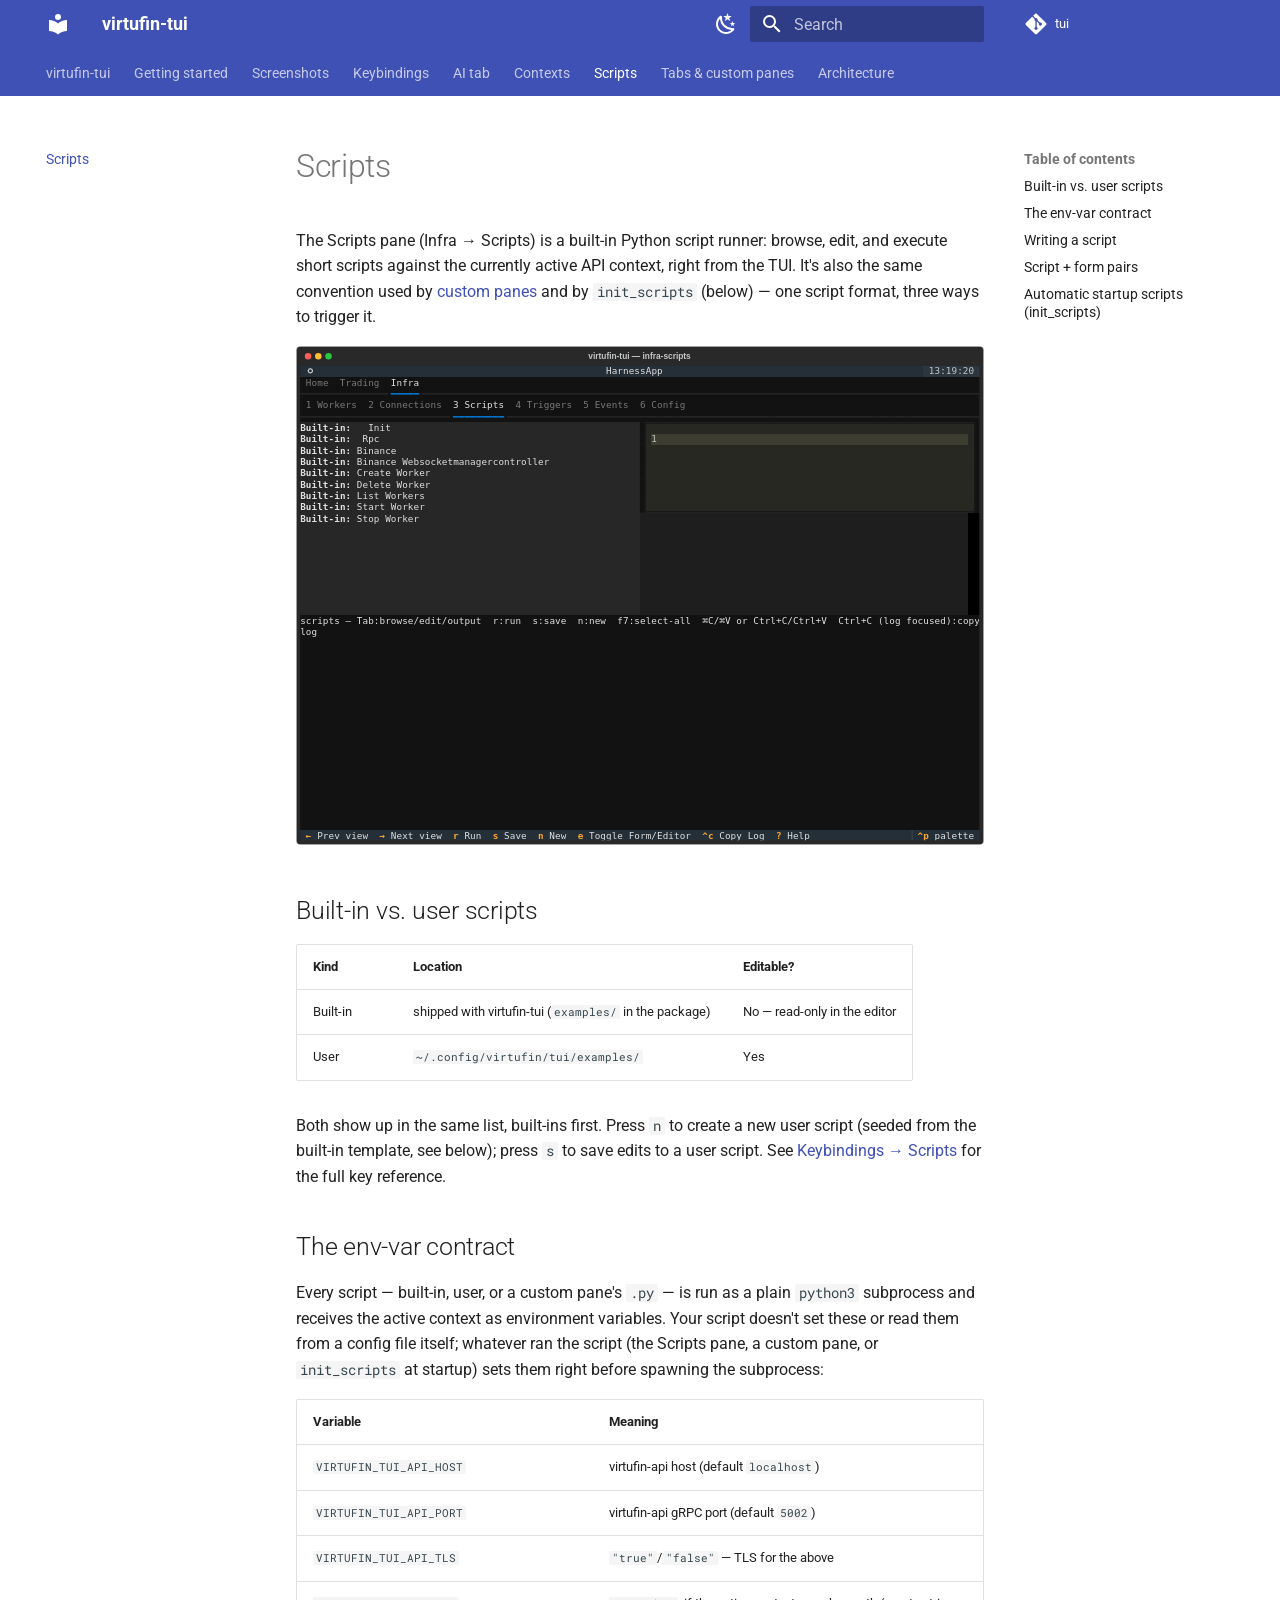
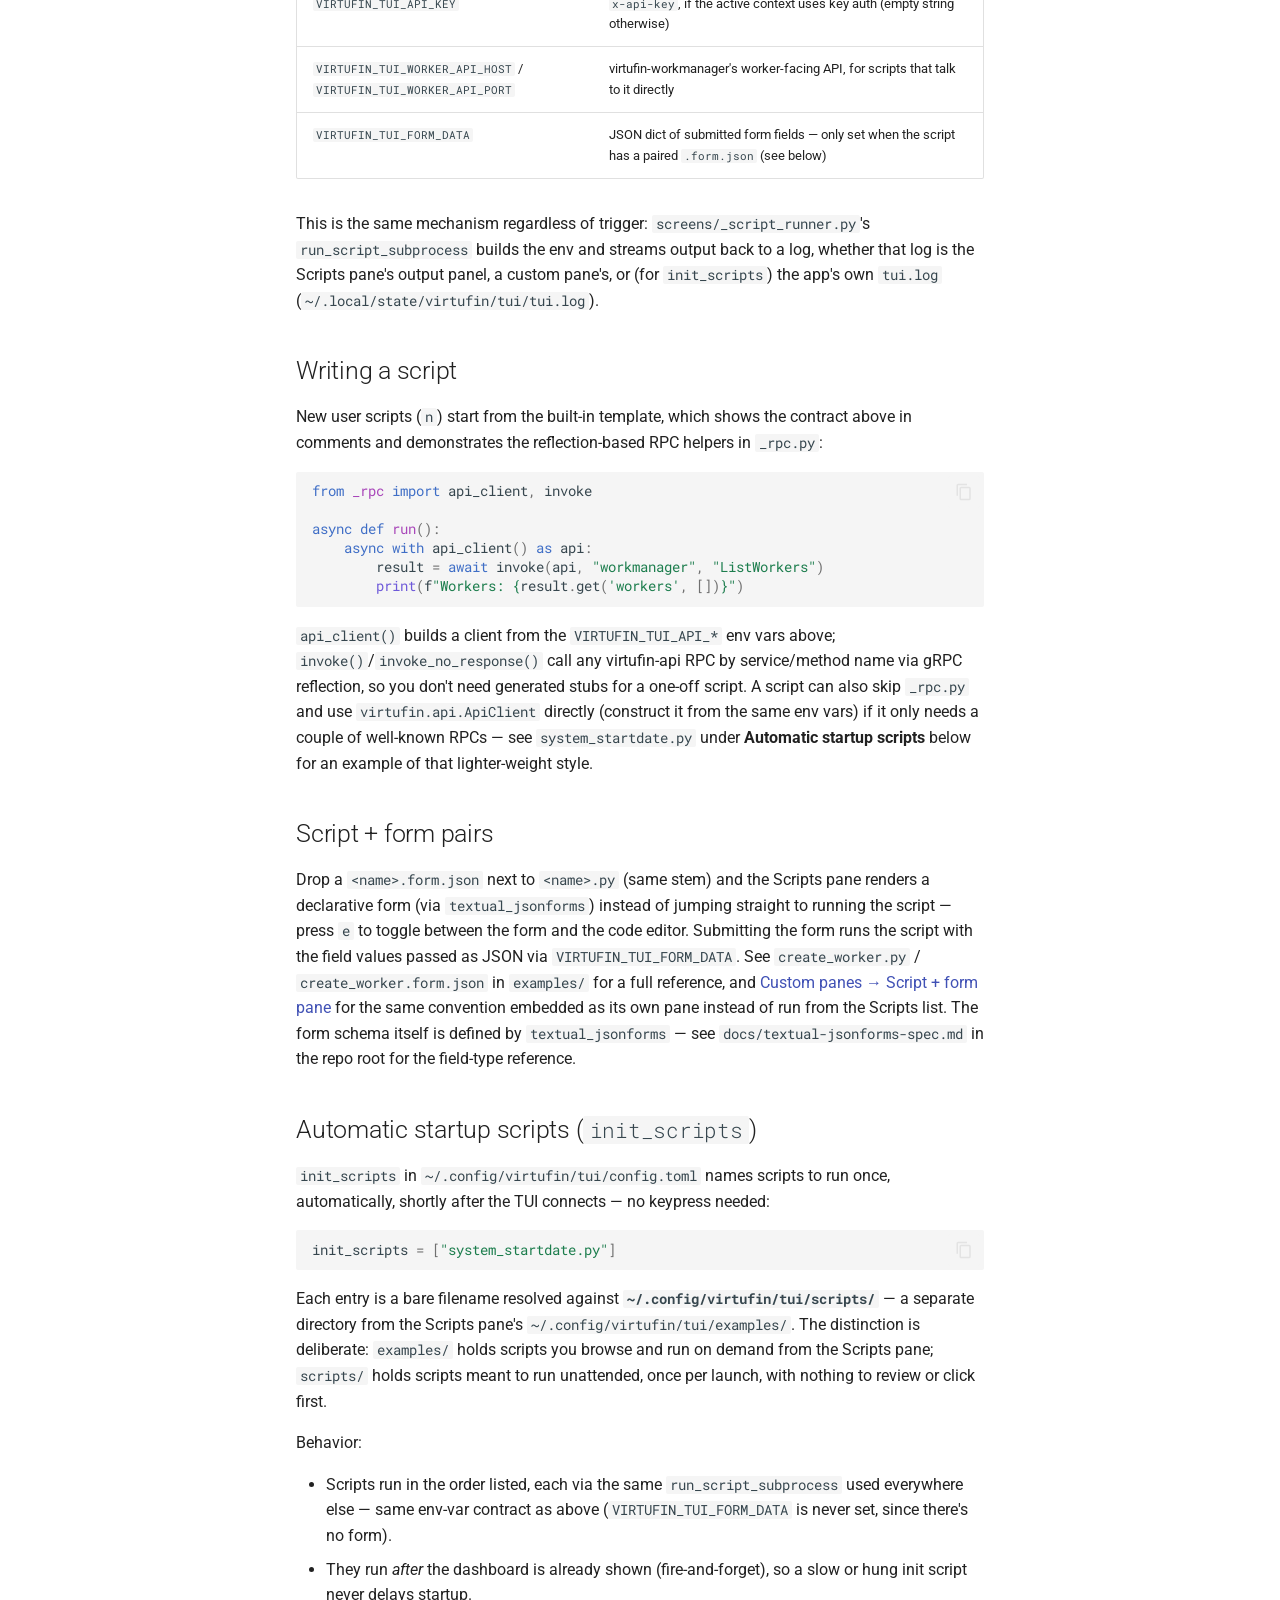
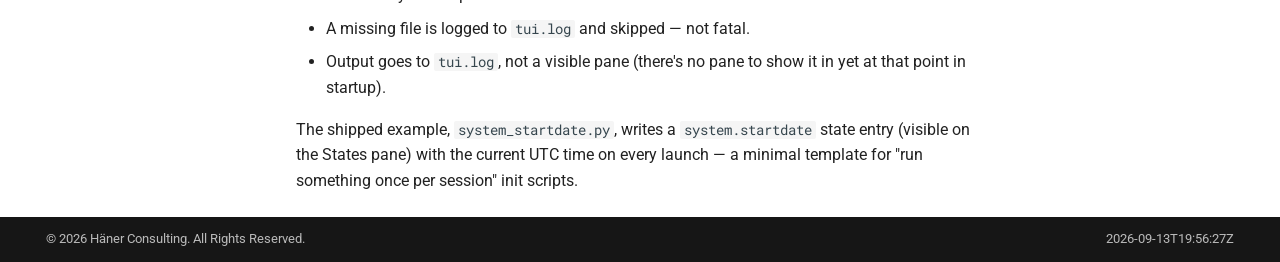
<file: scripts/index.html>
<!doctype html>
<html lang="en" class="no-js">
  <head>
    
      <meta charset="utf-8">
      <meta name="viewport" content="width=device-width,initial-scale=1">
      
        <meta name="description" content="Terminal UI for the Virtufin platform">
      
      
      
        <link rel="canonical" href="https://tui.docs.virtufin.com/scripts/">
      
      
        <link rel="prev" href="../contexts/">
      
      
        <link rel="next" href="../custom-panes/">
      
      
        
      
      
      <link rel="icon" href="../assets/images/favicon.png">
      <meta name="generator" content="mkdocs-1.6.1, mkdocs-material-9.7.7">
    
    
      
        <title>Scripts - virtufin-tui</title>
      
    
    
      <link rel="stylesheet" href="../assets/stylesheets/main.ec1eaa64.min.css">
      
        
        <link rel="stylesheet" href="../assets/stylesheets/palette.ab4e12ef.min.css">
      
      


    
    
      
    
    
      
        
        
        <link rel="preconnect" href="https://fonts.gstatic.com" crossorigin>
        <link rel="stylesheet" href="https://fonts.googleapis.com/css?family=Roboto:300,300i,400,400i,700,700i%7CRoboto+Mono:400,400i,700,700i&display=fallback">
        <style>:root{--md-text-font:"Roboto";--md-code-font:"Roboto Mono"}</style>
      
    
    
      <link rel="stylesheet" href="../stylesheets/common.css">
    
      <link rel="stylesheet" href="../stylesheets/mermaid-zoom.css">
    
    <script>__md_scope=new URL("..",location),__md_hash=e=>[...e].reduce(((e,_)=>(e<<5)-e+_.charCodeAt(0)),0),__md_get=(e,_=localStorage,t=__md_scope)=>JSON.parse(_.getItem(t.pathname+"."+e)),__md_set=(e,_,t=localStorage,a=__md_scope)=>{try{t.setItem(a.pathname+"."+e,JSON.stringify(_))}catch(e){}}</script>
    
      

    
    
  </head>
  
  
    
    
      
    
    
    
    
    <body dir="ltr" data-md-color-scheme="default" data-md-color-primary="indigo" data-md-color-accent="indigo">
  
    
    <input class="md-toggle" data-md-toggle="drawer" type="checkbox" id="__drawer" autocomplete="off">
    <input class="md-toggle" data-md-toggle="search" type="checkbox" id="__search" autocomplete="off">
    <label class="md-overlay" for="__drawer"></label>
    <div data-md-component="skip">
      
        
        <a href="#scripts" class="md-skip">
          Skip to content
        </a>
      
    </div>
    <div data-md-component="announce">
      
    </div>
    
    
      

<header class="md-header" data-md-component="header">
  <nav class="md-header__inner md-grid" aria-label="Header">
    <a href=".." title="virtufin-tui" class="md-header__button md-logo" aria-label="virtufin-tui" data-md-component="logo">
      
  
  <svg xmlns="http://www.w3.org/2000/svg" viewBox="0 0 24 24"><path d="M12 8a3 3 0 0 0 3-3 3 3 0 0 0-3-3 3 3 0 0 0-3 3 3 3 0 0 0 3 3m0 3.54C9.64 9.35 6.5 8 3 8v11c3.5 0 6.64 1.35 9 3.54 2.36-2.19 5.5-3.54 9-3.54V8c-3.5 0-6.64 1.35-9 3.54"/></svg>

    </a>
    <label class="md-header__button md-icon" for="__drawer">
      
      <svg xmlns="http://www.w3.org/2000/svg" viewBox="0 0 24 24"><path d="M3 6h18v2H3zm0 5h18v2H3zm0 5h18v2H3z"/></svg>
    </label>
    <div class="md-header__title" data-md-component="header-title">
      <div class="md-header__ellipsis">
        <div class="md-header__topic">
          <span class="md-ellipsis">
            virtufin-tui
          </span>
        </div>
        <div class="md-header__topic" data-md-component="header-topic">
          <span class="md-ellipsis">
            
              Scripts
            
          </span>
        </div>
      </div>
    </div>
    
      
        <form class="md-header__option" data-md-component="palette">
  
    
    
    
    <input class="md-option" data-md-color-media="" data-md-color-scheme="default" data-md-color-primary="indigo" data-md-color-accent="indigo"  aria-label="Switch to dark mode"  type="radio" name="__palette" id="__palette_0">
    
      <label class="md-header__button md-icon" title="Switch to dark mode" for="__palette_1" hidden>
        <svg xmlns="http://www.w3.org/2000/svg" viewBox="0 0 24 24"><path d="m17.75 4.09-2.53 1.94.91 3.06-2.63-1.81-2.63 1.81.91-3.06-2.53-1.94L12.44 4l1.06-3 1.06 3zm3.5 6.91-1.64 1.25.59 1.98-1.7-1.17-1.7 1.17.59-1.98L15.75 11l2.06-.05L18.5 9l.69 1.95zm-2.28 4.95c.83-.08 1.72 1.1 1.19 1.85-.32.45-.66.87-1.08 1.27C15.17 23 8.84 23 4.94 19.07c-3.91-3.9-3.91-10.24 0-14.14.4-.4.82-.76 1.27-1.08.75-.53 1.93.36 1.85 1.19-.27 2.86.69 5.83 2.89 8.02a9.96 9.96 0 0 0 8.02 2.89m-1.64 2.02a12.08 12.08 0 0 1-7.8-3.47c-2.17-2.19-3.33-5-3.49-7.82-2.81 3.14-2.7 7.96.31 10.98 3.02 3.01 7.84 3.12 10.98.31"/></svg>
      </label>
    
  
    
    
    
    <input class="md-option" data-md-color-media="" data-md-color-scheme="slate" data-md-color-primary="indigo" data-md-color-accent="indigo"  aria-label="Switch to light mode"  type="radio" name="__palette" id="__palette_1">
    
      <label class="md-header__button md-icon" title="Switch to light mode" for="__palette_0" hidden>
        <svg xmlns="http://www.w3.org/2000/svg" viewBox="0 0 24 24"><path d="M12 7a5 5 0 0 1 5 5 5 5 0 0 1-5 5 5 5 0 0 1-5-5 5 5 0 0 1 5-5m0 2a3 3 0 0 0-3 3 3 3 0 0 0 3 3 3 3 0 0 0 3-3 3 3 0 0 0-3-3m0-7 2.39 3.42C13.65 5.15 12.84 5 12 5s-1.65.15-2.39.42zM3.34 7l4.16-.35A7.2 7.2 0 0 0 5.94 8.5c-.44.74-.69 1.5-.83 2.29zm.02 10 1.76-3.77a7.131 7.131 0 0 0 2.38 4.14zM20.65 7l-1.77 3.79a7.02 7.02 0 0 0-2.38-4.15zm-.01 10-4.14.36c.59-.51 1.12-1.14 1.54-1.86.42-.73.69-1.5.83-2.29zM12 22l-2.41-3.44c.74.27 1.55.44 2.41.44.82 0 1.63-.17 2.37-.44z"/></svg>
      </label>
    
  
</form>
      
    
    
      <script>var palette=__md_get("__palette");if(palette&&palette.color){if("(prefers-color-scheme)"===palette.color.media){var media=matchMedia("(prefers-color-scheme: light)"),input=document.querySelector(media.matches?"[data-md-color-media='(prefers-color-scheme: light)']":"[data-md-color-media='(prefers-color-scheme: dark)']");palette.color.media=input.getAttribute("data-md-color-media"),palette.color.scheme=input.getAttribute("data-md-color-scheme"),palette.color.primary=input.getAttribute("data-md-color-primary"),palette.color.accent=input.getAttribute("data-md-color-accent")}for(var[key,value]of Object.entries(palette.color))document.body.setAttribute("data-md-color-"+key,value)}</script>
    
    
    
      
      
        <label class="md-header__button md-icon" for="__search">
          
          <svg xmlns="http://www.w3.org/2000/svg" viewBox="0 0 24 24"><path d="M9.5 3A6.5 6.5 0 0 1 16 9.5c0 1.61-.59 3.09-1.56 4.23l.27.27h.79l5 5-1.5 1.5-5-5v-.79l-.27-.27A6.52 6.52 0 0 1 9.5 16 6.5 6.5 0 0 1 3 9.5 6.5 6.5 0 0 1 9.5 3m0 2C7 5 5 7 5 9.5S7 14 9.5 14 14 12 14 9.5 12 5 9.5 5"/></svg>
        </label>
        <div class="md-search" data-md-component="search" role="dialog">
  <label class="md-search__overlay" for="__search"></label>
  <div class="md-search__inner" role="search">
    <form class="md-search__form" name="search">
      <input type="text" class="md-search__input" name="query" aria-label="Search" placeholder="Search" autocapitalize="off" autocorrect="off" autocomplete="off" spellcheck="false" data-md-component="search-query" required>
      <label class="md-search__icon md-icon" for="__search">
        
        <svg xmlns="http://www.w3.org/2000/svg" viewBox="0 0 24 24"><path d="M9.5 3A6.5 6.5 0 0 1 16 9.5c0 1.61-.59 3.09-1.56 4.23l.27.27h.79l5 5-1.5 1.5-5-5v-.79l-.27-.27A6.52 6.52 0 0 1 9.5 16 6.5 6.5 0 0 1 3 9.5 6.5 6.5 0 0 1 9.5 3m0 2C7 5 5 7 5 9.5S7 14 9.5 14 14 12 14 9.5 12 5 9.5 5"/></svg>
        
        <svg xmlns="http://www.w3.org/2000/svg" viewBox="0 0 24 24"><path d="M20 11v2H8l5.5 5.5-1.42 1.42L4.16 12l7.92-7.92L13.5 5.5 8 11z"/></svg>
      </label>
      <nav class="md-search__options" aria-label="Search">
        
          <a href="javascript:void(0)" class="md-search__icon md-icon" title="Share" aria-label="Share" data-clipboard data-clipboard-text="" data-md-component="search-share" tabindex="-1">
            
            <svg xmlns="http://www.w3.org/2000/svg" viewBox="0 0 24 24"><path d="M18 16.08c-.76 0-1.44.3-1.96.77L8.91 12.7c.05-.23.09-.46.09-.7s-.04-.47-.09-.7l7.05-4.11c.54.5 1.25.81 2.04.81a3 3 0 0 0 3-3 3 3 0 0 0-3-3 3 3 0 0 0-3 3c0 .24.04.47.09.7L8.04 9.81C7.5 9.31 6.79 9 6 9a3 3 0 0 0-3 3 3 3 0 0 0 3 3c.79 0 1.5-.31 2.04-.81l7.12 4.15c-.05.21-.08.43-.08.66 0 1.61 1.31 2.91 2.92 2.91s2.92-1.3 2.92-2.91A2.92 2.92 0 0 0 18 16.08"/></svg>
          </a>
        
        <button type="reset" class="md-search__icon md-icon" title="Clear" aria-label="Clear" tabindex="-1">
          
          <svg xmlns="http://www.w3.org/2000/svg" viewBox="0 0 24 24"><path d="M19 6.41 17.59 5 12 10.59 6.41 5 5 6.41 10.59 12 5 17.59 6.41 19 12 13.41 17.59 19 19 17.59 13.41 12z"/></svg>
        </button>
      </nav>
      
        <div class="md-search__suggest" data-md-component="search-suggest"></div>
      
    </form>
    <div class="md-search__output">
      <div class="md-search__scrollwrap" tabindex="0" data-md-scrollfix>
        <div class="md-search-result" data-md-component="search-result">
          <div class="md-search-result__meta">
            Initializing search
          </div>
          <ol class="md-search-result__list" role="presentation"></ol>
        </div>
      </div>
    </div>
  </div>
</div>
      
    
    
      <div class="md-header__source">
        <a href="https://gitea.haenerconsulting.com/virtufin/tui" title="Go to repository" class="md-source" data-md-component="source">
  <div class="md-source__icon md-icon">
    
    <svg xmlns="http://www.w3.org/2000/svg" viewBox="0 0 448 512"><!--! Font Awesome Free 7.1.0 by @fontawesome - https://fontawesome.com License - https://fontawesome.com/license/free (Icons: CC BY 4.0, Fonts: SIL OFL 1.1, Code: MIT License) Copyright 2025 Fonticons, Inc.--><path d="M439.6 236.1 244 40.5c-5.4-5.5-12.8-8.5-20.4-8.5s-15 3-20.4 8.4L162.5 81l51.5 51.5c27.1-9.1 52.7 16.8 43.4 43.7l49.7 49.7c34.2-11.8 61.2 31 35.5 56.7-26.5 26.5-70.2-2.9-56-37.3L240.3 199v121.9c25.3 12.5 22.3 41.8 9.1 55-6.4 6.4-15.2 10.1-24.3 10.1s-17.8-3.6-24.3-10.1c-17.6-17.6-11.1-46.9 11.2-56v-123c-20.8-8.5-24.6-30.7-18.6-45L142.6 101 8.5 235.1C3 240.6 0 247.9 0 255.5s3 15 8.5 20.4l195.6 195.7c5.4 5.4 12.7 8.4 20.4 8.4s15-3 20.4-8.4l194.7-194.7c5.4-5.4 8.4-12.8 8.4-20.4s-3-15-8.4-20.4"/></svg>
  </div>
  <div class="md-source__repository">
    tui
  </div>
</a>
      </div>
    
  </nav>
  
</header>
    
    <div class="md-container" data-md-component="container">
      
      
        
          
            
<nav class="md-tabs" aria-label="Tabs" data-md-component="tabs">
  <div class="md-grid">
    <ul class="md-tabs__list">
      
        
  
  
  
  
    <li class="md-tabs__item">
      <a href=".." class="md-tabs__link">
        
  
  
    
  
  virtufin-tui

      </a>
    </li>
  

      
        
  
  
  
  
    <li class="md-tabs__item">
      <a href="../getting-started/" class="md-tabs__link">
        
  
  
    
  
  Getting started

      </a>
    </li>
  

      
        
  
  
  
  
    <li class="md-tabs__item">
      <a href="../screenshots/" class="md-tabs__link">
        
  
  
    
  
  Screenshots

      </a>
    </li>
  

      
        
  
  
  
  
    <li class="md-tabs__item">
      <a href="../keybindings/" class="md-tabs__link">
        
  
  
    
  
  Keybindings

      </a>
    </li>
  

      
        
  
  
  
  
    <li class="md-tabs__item">
      <a href="../ai-tab/" class="md-tabs__link">
        
  
  
    
  
  AI tab

      </a>
    </li>
  

      
        
  
  
  
  
    <li class="md-tabs__item">
      <a href="../contexts/" class="md-tabs__link">
        
  
  
    
  
  Contexts

      </a>
    </li>
  

      
        
  
  
  
    
  
  
    <li class="md-tabs__item md-tabs__item--active">
      <a href="./" class="md-tabs__link">
        
  
  
    
  
  Scripts

      </a>
    </li>
  

      
        
  
  
  
  
    <li class="md-tabs__item">
      <a href="../custom-panes/" class="md-tabs__link">
        
  
  
    
  
  Tabs &amp; custom panes

      </a>
    </li>
  

      
        
  
  
  
  
    <li class="md-tabs__item">
      <a href="../architecture/" class="md-tabs__link">
        
  
  
    
  
  Architecture

      </a>
    </li>
  

      
    </ul>
  </div>
</nav>
          
        
      
      <main class="md-main" data-md-component="main">
        <div class="md-main__inner md-grid">
          
            
              
              <div class="md-sidebar md-sidebar--primary" data-md-component="sidebar" data-md-type="navigation" >
                <div class="md-sidebar__scrollwrap">
                  <div class="md-sidebar__inner">
                    


  


<nav class="md-nav md-nav--primary md-nav--lifted" aria-label="Navigation" data-md-level="0">
  <label class="md-nav__title" for="__drawer">
    <a href=".." title="virtufin-tui" class="md-nav__button md-logo" aria-label="virtufin-tui" data-md-component="logo">
      
  
  <svg xmlns="http://www.w3.org/2000/svg" viewBox="0 0 24 24"><path d="M12 8a3 3 0 0 0 3-3 3 3 0 0 0-3-3 3 3 0 0 0-3 3 3 3 0 0 0 3 3m0 3.54C9.64 9.35 6.5 8 3 8v11c3.5 0 6.64 1.35 9 3.54 2.36-2.19 5.5-3.54 9-3.54V8c-3.5 0-6.64 1.35-9 3.54"/></svg>

    </a>
    virtufin-tui
  </label>
  
    <div class="md-nav__source">
      <a href="https://gitea.haenerconsulting.com/virtufin/tui" title="Go to repository" class="md-source" data-md-component="source">
  <div class="md-source__icon md-icon">
    
    <svg xmlns="http://www.w3.org/2000/svg" viewBox="0 0 448 512"><!--! Font Awesome Free 7.1.0 by @fontawesome - https://fontawesome.com License - https://fontawesome.com/license/free (Icons: CC BY 4.0, Fonts: SIL OFL 1.1, Code: MIT License) Copyright 2025 Fonticons, Inc.--><path d="M439.6 236.1 244 40.5c-5.4-5.5-12.8-8.5-20.4-8.5s-15 3-20.4 8.4L162.5 81l51.5 51.5c27.1-9.1 52.7 16.8 43.4 43.7l49.7 49.7c34.2-11.8 61.2 31 35.5 56.7-26.5 26.5-70.2-2.9-56-37.3L240.3 199v121.9c25.3 12.5 22.3 41.8 9.1 55-6.4 6.4-15.2 10.1-24.3 10.1s-17.8-3.6-24.3-10.1c-17.6-17.6-11.1-46.9 11.2-56v-123c-20.8-8.5-24.6-30.7-18.6-45L142.6 101 8.5 235.1C3 240.6 0 247.9 0 255.5s3 15 8.5 20.4l195.6 195.7c5.4 5.4 12.7 8.4 20.4 8.4s15-3 20.4-8.4l194.7-194.7c5.4-5.4 8.4-12.8 8.4-20.4s-3-15-8.4-20.4"/></svg>
  </div>
  <div class="md-source__repository">
    tui
  </div>
</a>
    </div>
  
  <ul class="md-nav__list" data-md-scrollfix>
    
      
      
  
  
  
  
    <li class="md-nav__item">
      <a href=".." class="md-nav__link">
        
  
  
  <span class="md-ellipsis">
    
  
    virtufin-tui
  

    
  </span>
  
  

      </a>
    </li>
  

    
      
      
  
  
  
  
    <li class="md-nav__item">
      <a href="../getting-started/" class="md-nav__link">
        
  
  
  <span class="md-ellipsis">
    
  
    Getting started
  

    
  </span>
  
  

      </a>
    </li>
  

    
      
      
  
  
  
  
    <li class="md-nav__item">
      <a href="../screenshots/" class="md-nav__link">
        
  
  
  <span class="md-ellipsis">
    
  
    Screenshots
  

    
  </span>
  
  

      </a>
    </li>
  

    
      
      
  
  
  
  
    <li class="md-nav__item">
      <a href="../keybindings/" class="md-nav__link">
        
  
  
  <span class="md-ellipsis">
    
  
    Keybindings
  

    
  </span>
  
  

      </a>
    </li>
  

    
      
      
  
  
  
  
    <li class="md-nav__item">
      <a href="../ai-tab/" class="md-nav__link">
        
  
  
  <span class="md-ellipsis">
    
  
    AI tab
  

    
  </span>
  
  

      </a>
    </li>
  

    
      
      
  
  
  
  
    <li class="md-nav__item">
      <a href="../contexts/" class="md-nav__link">
        
  
  
  <span class="md-ellipsis">
    
  
    Contexts
  

    
  </span>
  
  

      </a>
    </li>
  

    
      
      
  
  
    
  
  
  
    <li class="md-nav__item md-nav__item--active">
      
      <input class="md-nav__toggle md-toggle" type="checkbox" id="__toc">
      
      
        
      
      
        <label class="md-nav__link md-nav__link--active" for="__toc">
          
  
  
  <span class="md-ellipsis">
    
  
    Scripts
  

    
  </span>
  
  

          <span class="md-nav__icon md-icon"></span>
        </label>
      
      <a href="./" class="md-nav__link md-nav__link--active">
        
  
  
  <span class="md-ellipsis">
    
  
    Scripts
  

    
  </span>
  
  

      </a>
      
        

<nav class="md-nav md-nav--secondary" aria-label="Table of contents">
  
  
  
    
  
  
    <label class="md-nav__title" for="__toc">
      <span class="md-nav__icon md-icon"></span>
      Table of contents
    </label>
    <ul class="md-nav__list" data-md-component="toc" data-md-scrollfix>
      
        <li class="md-nav__item">
  <a href="#built-in-vs-user-scripts" class="md-nav__link">
    <span class="md-ellipsis">
      
        Built-in vs. user scripts
      
    </span>
  </a>
  
</li>
      
        <li class="md-nav__item">
  <a href="#the-env-var-contract" class="md-nav__link">
    <span class="md-ellipsis">
      
        The env-var contract
      
    </span>
  </a>
  
</li>
      
        <li class="md-nav__item">
  <a href="#writing-a-script" class="md-nav__link">
    <span class="md-ellipsis">
      
        Writing a script
      
    </span>
  </a>
  
</li>
      
        <li class="md-nav__item">
  <a href="#script-form-pairs" class="md-nav__link">
    <span class="md-ellipsis">
      
        Script + form pairs
      
    </span>
  </a>
  
</li>
      
        <li class="md-nav__item">
  <a href="#automatic-startup-scripts-init_scripts" class="md-nav__link">
    <span class="md-ellipsis">
      
        Automatic startup scripts (init_scripts)
      
    </span>
  </a>
  
</li>
      
    </ul>
  
</nav>
      
    </li>
  

    
      
      
  
  
  
  
    <li class="md-nav__item">
      <a href="../custom-panes/" class="md-nav__link">
        
  
  
  <span class="md-ellipsis">
    
  
    Tabs &amp; custom panes
  

    
  </span>
  
  

      </a>
    </li>
  

    
      
      
  
  
  
  
    <li class="md-nav__item">
      <a href="../architecture/" class="md-nav__link">
        
  
  
  <span class="md-ellipsis">
    
  
    Architecture
  

    
  </span>
  
  

      </a>
    </li>
  

    
  </ul>
</nav>
                  </div>
                </div>
              </div>
            
            
              
              <div class="md-sidebar md-sidebar--secondary" data-md-component="sidebar" data-md-type="toc" >
                <div class="md-sidebar__scrollwrap">
                  <div class="md-sidebar__inner">
                    

<nav class="md-nav md-nav--secondary" aria-label="Table of contents">
  
  
  
    
  
  
    <label class="md-nav__title" for="__toc">
      <span class="md-nav__icon md-icon"></span>
      Table of contents
    </label>
    <ul class="md-nav__list" data-md-component="toc" data-md-scrollfix>
      
        <li class="md-nav__item">
  <a href="#built-in-vs-user-scripts" class="md-nav__link">
    <span class="md-ellipsis">
      
        Built-in vs. user scripts
      
    </span>
  </a>
  
</li>
      
        <li class="md-nav__item">
  <a href="#the-env-var-contract" class="md-nav__link">
    <span class="md-ellipsis">
      
        The env-var contract
      
    </span>
  </a>
  
</li>
      
        <li class="md-nav__item">
  <a href="#writing-a-script" class="md-nav__link">
    <span class="md-ellipsis">
      
        Writing a script
      
    </span>
  </a>
  
</li>
      
        <li class="md-nav__item">
  <a href="#script-form-pairs" class="md-nav__link">
    <span class="md-ellipsis">
      
        Script + form pairs
      
    </span>
  </a>
  
</li>
      
        <li class="md-nav__item">
  <a href="#automatic-startup-scripts-init_scripts" class="md-nav__link">
    <span class="md-ellipsis">
      
        Automatic startup scripts (init_scripts)
      
    </span>
  </a>
  
</li>
      
    </ul>
  
</nav>
                  </div>
                </div>
              </div>
            
          
          
            <div class="md-content" data-md-component="content">
              
              <article class="md-content__inner md-typeset">
                
                  



<h1 id="scripts">Scripts<a class="headerlink" href="#scripts" title="Permanent link">&para;</a></h1>
<p>The Scripts pane (Infra → Scripts) is a built-in Python script runner: browse,
edit, and execute short scripts against the currently active API context,
right from the TUI. It's also the same convention used by
<a href="../custom-panes/#script-form-pane">custom panes</a> and by <code>init_scripts</code>
(below) — one script format, three ways to trigger it.</p>
<p><img alt="Scripts" src="../images/infra-scripts.svg" /></p>
<h2 id="built-in-vs-user-scripts">Built-in vs. user scripts<a class="headerlink" href="#built-in-vs-user-scripts" title="Permanent link">&para;</a></h2>
<table>
<thead>
<tr>
<th>Kind</th>
<th>Location</th>
<th>Editable?</th>
</tr>
</thead>
<tbody>
<tr>
<td>Built-in</td>
<td>shipped with virtufin-tui (<code>examples/</code> in the package)</td>
<td>No — read-only in the editor</td>
</tr>
<tr>
<td>User</td>
<td><code>~/.config/virtufin/tui/examples/</code></td>
<td>Yes</td>
</tr>
</tbody>
</table>
<p>Both show up in the same list, built-ins first. Press <code>n</code> to create a new
user script (seeded from the built-in template, see below); press <code>s</code> to
save edits to a user script. See <a href="../keybindings/#scripts">Keybindings → Scripts</a>
for the full key reference.</p>
<h2 id="the-env-var-contract">The env-var contract<a class="headerlink" href="#the-env-var-contract" title="Permanent link">&para;</a></h2>
<p>Every script — built-in, user, or a custom pane's <code>.py</code> — is run as a plain
<code>python3</code> subprocess and receives the active context as environment
variables. Your script doesn't set these or read them from a config file
itself; whatever ran the script (the Scripts pane, a custom pane, or
<code>init_scripts</code> at startup) sets them right before spawning the subprocess:</p>
<table>
<thead>
<tr>
<th>Variable</th>
<th>Meaning</th>
</tr>
</thead>
<tbody>
<tr>
<td><code>VIRTUFIN_TUI_API_HOST</code></td>
<td>virtufin-api host (default <code>localhost</code>)</td>
</tr>
<tr>
<td><code>VIRTUFIN_TUI_API_PORT</code></td>
<td>virtufin-api gRPC port (default <code>5002</code>)</td>
</tr>
<tr>
<td><code>VIRTUFIN_TUI_API_TLS</code></td>
<td><code>"true"</code>/<code>"false"</code> — TLS for the above</td>
</tr>
<tr>
<td><code>VIRTUFIN_TUI_API_KEY</code></td>
<td><code>x-api-key</code>, if the active context uses key auth (empty string otherwise)</td>
</tr>
<tr>
<td><code>VIRTUFIN_TUI_WORKER_API_HOST</code> / <code>VIRTUFIN_TUI_WORKER_API_PORT</code></td>
<td>virtufin-workmanager's worker-facing API, for scripts that talk to it directly</td>
</tr>
<tr>
<td><code>VIRTUFIN_TUI_FORM_DATA</code></td>
<td>JSON dict of submitted form fields — only set when the script has a paired <code>.form.json</code> (see below)</td>
</tr>
</tbody>
</table>
<p>This is the same mechanism regardless of trigger: <code>screens/_script_runner.py</code>'s
<code>run_script_subprocess</code> builds the env and streams output back to a log,
whether that log is the Scripts pane's output panel, a custom pane's, or (for
<code>init_scripts</code>) the app's own <code>tui.log</code> (<code>~/.local/state/virtufin/tui/tui.log</code>).</p>
<h2 id="writing-a-script">Writing a script<a class="headerlink" href="#writing-a-script" title="Permanent link">&para;</a></h2>
<p>New user scripts (<code>n</code>) start from the built-in template, which shows the
contract above in comments and demonstrates the reflection-based RPC helpers
in <code>_rpc.py</code>:</p>
<div class="highlight"><pre><span></span><code><a id="__codelineno-0-1" name="__codelineno-0-1" href="#__codelineno-0-1"></a><span class="kn">from</span><span class="w"> </span><span class="nn">_rpc</span><span class="w"> </span><span class="kn">import</span> <span class="n">api_client</span><span class="p">,</span> <span class="n">invoke</span>
<a id="__codelineno-0-2" name="__codelineno-0-2" href="#__codelineno-0-2"></a>
<a id="__codelineno-0-3" name="__codelineno-0-3" href="#__codelineno-0-3"></a><span class="k">async</span> <span class="k">def</span><span class="w"> </span><span class="nf">run</span><span class="p">():</span>
<a id="__codelineno-0-4" name="__codelineno-0-4" href="#__codelineno-0-4"></a>    <span class="k">async</span> <span class="k">with</span> <span class="n">api_client</span><span class="p">()</span> <span class="k">as</span> <span class="n">api</span><span class="p">:</span>
<a id="__codelineno-0-5" name="__codelineno-0-5" href="#__codelineno-0-5"></a>        <span class="n">result</span> <span class="o">=</span> <span class="k">await</span> <span class="n">invoke</span><span class="p">(</span><span class="n">api</span><span class="p">,</span> <span class="s2">"workmanager"</span><span class="p">,</span> <span class="s2">"ListWorkers"</span><span class="p">)</span>
<a id="__codelineno-0-6" name="__codelineno-0-6" href="#__codelineno-0-6"></a>        <span class="nb">print</span><span class="p">(</span><span class="sa">f</span><span class="s2">"Workers: </span><span class="si">{</span><span class="n">result</span><span class="o">.</span><span class="n">get</span><span class="p">(</span><span class="s1">'workers'</span><span class="p">,</span><span class="w"> </span><span class="p">[])</span><span class="si">}</span><span class="s2">"</span><span class="p">)</span>
</code></pre></div>
<p><code>api_client()</code> builds a client from the <code>VIRTUFIN_TUI_API_*</code> env vars above;
<code>invoke()</code>/<code>invoke_no_response()</code> call any virtufin-api RPC by service/method
name via gRPC reflection, so you don't need generated stubs for a one-off
script. A script can also skip <code>_rpc.py</code> and use <code>virtufin.api.ApiClient</code>
directly (construct it from the same env vars) if it only needs a couple of
well-known RPCs — see <code>system_startdate.py</code> under <strong>Automatic startup
scripts</strong> below for an example of that lighter-weight style.</p>
<h2 id="script-form-pairs">Script + form pairs<a class="headerlink" href="#script-form-pairs" title="Permanent link">&para;</a></h2>
<p>Drop a <code>&lt;name&gt;.form.json</code> next to <code>&lt;name&gt;.py</code> (same stem) and the Scripts
pane renders a declarative form (via <code>textual_jsonforms</code>) instead of jumping
straight to running the script — press <code>e</code> to toggle between the form and
the code editor. Submitting the form runs the script with the field values
passed as JSON via <code>VIRTUFIN_TUI_FORM_DATA</code>. See <code>create_worker.py</code> /
<code>create_worker.form.json</code> in <code>examples/</code> for a full reference, and
<a href="../custom-panes/#script-form-pane">Custom panes → Script + form pane</a> for
the same convention embedded as its own pane instead of run from the Scripts
list. The form schema itself is defined by <code>textual_jsonforms</code> — see
<code>docs/textual-jsonforms-spec.md</code> in the repo root for the field-type
reference.</p>
<h2 id="automatic-startup-scripts-init_scripts">Automatic startup scripts (<code>init_scripts</code>)<a class="headerlink" href="#automatic-startup-scripts-init_scripts" title="Permanent link">&para;</a></h2>
<p><code>init_scripts</code> in <code>~/.config/virtufin/tui/config.toml</code> names scripts to run
once, automatically, shortly after the TUI connects — no keypress needed:</p>
<div class="highlight"><pre><span></span><code><a id="__codelineno-1-1" name="__codelineno-1-1" href="#__codelineno-1-1"></a><span class="n">init_scripts</span><span class="w"> </span><span class="o">=</span><span class="w"> </span><span class="p">[</span><span class="s2">"system_startdate.py"</span><span class="p">]</span>
</code></pre></div>
<p>Each entry is a bare filename resolved against
<strong><code>~/.config/virtufin/tui/scripts/</code></strong> — a separate directory from the
Scripts pane's <code>~/.config/virtufin/tui/examples/</code>. The distinction is
deliberate: <code>examples/</code> holds scripts you browse and run on demand from the
Scripts pane; <code>scripts/</code> holds scripts meant to run unattended, once per
launch, with nothing to review or click first.</p>
<p>Behavior:</p>
<ul>
<li>Scripts run in the order listed, each via the same <code>run_script_subprocess</code>
  used everywhere else — same env-var contract as above (<code>VIRTUFIN_TUI_FORM_DATA</code>
  is never set, since there's no form).</li>
<li>They run <em>after</em> the dashboard is already shown (fire-and-forget), so a
  slow or hung init script never delays startup.</li>
<li>A missing file is logged to <code>tui.log</code> and skipped — not fatal.</li>
<li>Output goes to <code>tui.log</code>, not a visible pane (there's no pane to show it
  in yet at that point in startup).</li>
</ul>
<p>The shipped example, <code>system_startdate.py</code>, writes a <code>system.startdate</code>
state entry (visible on the States pane) with the current UTC time on every
launch — a minimal template for "run something once per session" init
scripts.</p>












                
              </article>
            </div>
          
          
<script>var target=document.getElementById(location.hash.slice(1));target&&target.name&&(target.checked=target.name.startsWith("__tabbed_"))</script>
        </div>
        
      </main>
      
        <footer class="md-footer">
  
  <div class="md-footer-meta md-typeset">
    <div class="md-footer-meta__inner md-grid">
      <div class="md-copyright">
  
    <div class="md-copyright__highlight">
      <div style="display:table;width:100%">
  <span style="display:table-cell">&copy; 2026 Häner Consulting. All Rights Reserved.</span>
  <span style="display:table-cell;text-align:right">2026-09-13T19:56:27Z</span>
</div>

    </div>
  
  
</div>
      
    </div>
  </div>
</footer>
      
    </div>
    <div class="md-dialog" data-md-component="dialog">
      <div class="md-dialog__inner md-typeset"></div>
    </div>
    
    
    
      
      
      <script id="__config" type="application/json">{"annotate": null, "base": "..", "features": ["navigation.instant", "navigation.tracking", "navigation.tabs", "navigation.sections", "toc.follow", "content.code.copy", "search.highlight", "search.share", "search.suggest"], "search": "../assets/javascripts/workers/search.2c215733.min.js", "tags": null, "translations": {"clipboard.copied": "Copied to clipboard", "clipboard.copy": "Copy to clipboard", "search.result.more.one": "1 more on this page", "search.result.more.other": "# more on this page", "search.result.none": "No matching documents", "search.result.one": "1 matching document", "search.result.other": "# matching documents", "search.result.placeholder": "Type to start searching", "search.result.term.missing": "Missing", "select.version": "Select version"}, "version": null}</script>
    
    
      <script src="../assets/javascripts/bundle.d7400e89.min.js"></script>
      
        <script src="../javascripts/mermaid-zoom.js"></script>
      
    
  </body>
</html>
</file>
<file: stylesheets/common.css>
/* Shared docs styling -- generic Material-theme overrides, no
   repo-specific content. Single source of truth here; a repo's own
   mkdocs.yml only needs a one-line extra_css reference, never a copy of
   this file's content. */

/* Source bar — repo link and commit badge highlight independently */
.md-source-wrapper {
  display: flex;
  align-items: center;
  gap: 0.75rem;
}
.md-source-repo-link {
  display: flex;
  align-items: center;
  text-decoration: none;
  color: inherit;
  opacity: 0.7;
  transition: opacity 125ms;
}
.md-source-repo-link:hover {
  opacity: 1;
}
.md-source-commit-badge {
  display: inline-flex;
  opacity: 0.7;
  transition: opacity 125ms;
}
.md-source-commit-badge:hover {
  opacity: 1;
}
.md-source-commit-badge:hover svg rect {
  fill: #dee2e6;
}

/* Footer copyright — expand to full width so build date sits flush right */
.md-copyright {
  flex: 1;
}
</file>
<file: stylesheets/mermaid-zoom.css>
/* Zoom-in button for Mermaid diagrams (mermaid-zoom.js). Not a
   click-anywhere-on-the-diagram handler: every node in these diagrams
   carries a Mermaid `click nodeName "url"` navigation directive, so a
   background click handler would fight per-node links for the same
   click over nearly the whole diagram surface. The button is a
   separate, always-present light-DOM sibling instead (`.mermaid`
   itself has no light-DOM children Material would render -- its
   content lives in a closed shadow root -- so the button lives in a
   wrapper div around it, not inside it).

   Zooming fixed-positions and transform-scales the `.mermaid` div
   itself in place: closed shadow mode blocks all external access to
   its content (cloning the <svg> isn't possible), but transform is a
   paint-level operation that scales whatever's already rendered
   inside the element regardless of shadow-DOM access.

   Single source of truth: fetched into every repo's docs build by
   virtufin-common/.github/workflows/docs-common.yaml's "Fetch shared
   docs templates" step, not committed per-repo. Fix it here once. */
.mermaid-zoom-wrapper {
  position: relative;
}

.mermaid-zoom-button {
  position: absolute;
  top: 0.5rem;
  right: 0.5rem;
  z-index: 1;
  display: flex;
  align-items: center;
  justify-content: center;
  width: 2rem;
  height: 2rem;
  padding: 0;
  border: none;
  border-radius: 50%;
  background: var(--md-default-bg-color);
  color: var(--md-default-fg-color--light);
  opacity: 0.75;
  cursor: zoom-in;
  transition: opacity 125ms;
}
.mermaid-zoom-button:hover {
  opacity: 1;
}
.mermaid-zoom-button svg {
  fill: currentColor;
}

.mermaid-zoom-backdrop {
  position: fixed;
  inset: 0;
  z-index: 999;
  background: rgba(0, 0, 0, 0.85);
  cursor: zoom-out;
}

.mermaid.mermaid-zoomed {
  position: fixed;
  top: 50%;
  left: 50%;
  z-index: 1000;
  transform: translate(-50%, -50%) scale(var(--mermaid-zoom-scale, 1));
  transform-origin: center center;
  background: var(--md-default-bg-color);
  border-radius: 4px;
}

body.mermaid-zoom-active {
  overflow: hidden;
}
</file>
<file: assets/stylesheets/main.ec1eaa64.min.css>
@charset "UTF-8";html{-webkit-text-size-adjust:none;-moz-text-size-adjust:none;text-size-adjust:none;box-sizing:border-box}*,:after,:before{box-sizing:inherit}@media (prefers-reduced-motion){*,:after,:before{transition:none!important}}body{margin:0}a,button,input,label{-webkit-tap-highlight-color:transparent}a{color:inherit;text-decoration:none}hr{border:0;box-sizing:initial;display:block;height:.05rem;overflow:visible;padding:0}small{font-size:80%}sub,sup{line-height:1em}img{border-style:none}table{border-collapse:initial;border-spacing:0}td,th{font-weight:400;vertical-align:top}button{background:#0000;border:0;font-family:inherit;font-size:inherit;margin:0;padding:0}input{border:0;outline:none}:root{--md-primary-fg-color:#4051b5;--md-primary-fg-color--light:#5d6cc0;--md-primary-fg-color--dark:#303fa1;--md-primary-bg-color:#fff;--md-primary-bg-color--light:#ffffffb3;--md-accent-fg-color:#526cfe;--md-accent-fg-color--transparent:#526cfe1a;--md-accent-bg-color:#fff;--md-accent-bg-color--light:#ffffffb3}[data-md-color-scheme=default]{color-scheme:light}[data-md-color-scheme=default] img[src$="#gh-dark-mode-only"],[data-md-color-scheme=default] img[src$="#only-dark"]{display:none}:root,[data-md-color-scheme=default]{--md-hue:225deg;--md-default-fg-color:#000000de;--md-default-fg-color--light:#0000008a;--md-default-fg-color--lighter:#00000052;--md-default-fg-color--lightest:#00000012;--md-default-bg-color:#fff;--md-default-bg-color--light:#ffffffb3;--md-default-bg-color--lighter:#ffffff4d;--md-default-bg-color--lightest:#ffffff1f;--md-code-fg-color:#36464e;--md-code-bg-color:#f5f5f5;--md-code-bg-color--light:#f5f5f5b3;--md-code-bg-color--lighter:#f5f5f54d;--md-code-hl-color:#4287ff;--md-code-hl-color--light:#4287ff1a;--md-code-hl-number-color:#d52a2a;--md-code-hl-special-color:#db1457;--md-code-hl-function-color:#a846b9;--md-code-hl-constant-color:#6e59d9;--md-code-hl-keyword-color:#3f6ec6;--md-code-hl-string-color:#1c7d4d;--md-code-hl-name-color:var(--md-code-fg-color);--md-code-hl-operator-color:var(--md-default-fg-color--light);--md-code-hl-punctuation-color:var(--md-default-fg-color--light);--md-code-hl-comment-color:var(--md-default-fg-color--light);--md-code-hl-generic-color:var(--md-default-fg-color--light);--md-code-hl-variable-color:var(--md-default-fg-color--light);--md-typeset-color:var(--md-default-fg-color);--md-typeset-a-color:var(--md-primary-fg-color);--md-typeset-del-color:#f5503d26;--md-typeset-ins-color:#0bd57026;--md-typeset-kbd-color:#fafafa;--md-typeset-kbd-accent-color:#fff;--md-typeset-kbd-border-color:#b8b8b8;--md-typeset-mark-color:#ffff0080;--md-typeset-table-color:#0000001f;--md-typeset-table-color--light:rgba(0,0,0,.035);--md-admonition-fg-color:var(--md-default-fg-color);--md-admonition-bg-color:var(--md-default-bg-color);--md-warning-fg-color:#000000de;--md-warning-bg-color:#ff9;--md-footer-fg-color:#fff;--md-footer-fg-color--light:#ffffffb3;--md-footer-fg-color--lighter:#ffffff73;--md-footer-bg-color:#000000de;--md-footer-bg-color--dark:#00000052;--md-shadow-z1:0 0.2rem 0.5rem #0000000d,0 0 0.05rem #0000001a;--md-shadow-z2:0 0.2rem 0.5rem #0000001a,0 0 0.05rem #00000040;--md-shadow-z3:0 0.2rem 0.5rem #0003,0 0 0.05rem #00000059}.md-icon svg{fill:currentcolor;display:block;height:1.2rem;width:1.2rem}body{-webkit-font-smoothing:antialiased;-moz-osx-font-smoothing:grayscale;--md-text-font-family:var(--md-text-font,_),-apple-system,BlinkMacSystemFont,Helvetica,Arial,sans-serif;--md-code-font-family:var(--md-code-font,_),SFMono-Regular,Consolas,Menlo,monospace}aside,body,input{font-feature-settings:"kern","liga";color:var(--md-typeset-color);font-family:var(--md-text-font-family)}code,kbd,pre{font-feature-settings:"kern";font-family:var(--md-code-font-family)}:root{--md-typeset-table-sort-icon:url('data:image/svg+xml;charset=utf-8,<svg xmlns="http://www.w3.org/2000/svg" viewBox="0 0 24 24"><path d="m18 21-4-4h3V7h-3l4-4 4 4h-3v10h3M2 19v-2h10v2M2 13v-2h7v2M2 7V5h4v2z"/></svg>');--md-typeset-table-sort-icon--asc:url('data:image/svg+xml;charset=utf-8,<svg xmlns="http://www.w3.org/2000/svg" viewBox="0 0 24 24"><path d="M19 17h3l-4 4-4-4h3V3h2M2 17h10v2H2M6 5v2H2V5m0 6h7v2H2z"/></svg>');--md-typeset-table-sort-icon--desc:url('data:image/svg+xml;charset=utf-8,<svg xmlns="http://www.w3.org/2000/svg" viewBox="0 0 24 24"><path d="M19 7h3l-4-4-4 4h3v14h2M2 17h10v2H2M6 5v2H2V5m0 6h7v2H2z"/></svg>')}.md-typeset{-webkit-print-color-adjust:exact;color-adjust:exact;font-size:.8rem;line-height:1.6;overflow-wrap:break-word}@media print{.md-typeset{font-size:.68rem}}.md-typeset blockquote,.md-typeset dl,.md-typeset figure,.md-typeset ol,.md-typeset pre,.md-typeset ul{margin-bottom:1em;margin-top:1em}.md-typeset h1{color:var(--md-default-fg-color--light);font-size:2em;line-height:1.3;margin:0 0 1.25em}.md-typeset h1,.md-typeset h2{font-weight:300;letter-spacing:-.01em}.md-typeset h2{font-size:1.5625em;line-height:1.4;margin:1.6em 0 .64em}.md-typeset h3{font-size:1.25em;font-weight:400;letter-spacing:-.01em;line-height:1.5;margin:1.6em 0 .8em}.md-typeset h2+h3{margin-top:.8em}.md-typeset h4{font-weight:700;letter-spacing:-.01em;margin:1em 0}.md-typeset h5,.md-typeset h6{color:var(--md-default-fg-color--light);font-size:.8em;font-weight:700;letter-spacing:-.01em;margin:1.25em 0}.md-typeset h5{text-transform:uppercase}.md-typeset h5 code{text-transform:none}.md-typeset hr{border-bottom:.05rem solid var(--md-default-fg-color--lightest);display:flow-root;margin:1.5em 0}.md-typeset a{color:var(--md-typeset-a-color);word-break:break-word}.md-typeset a,.md-typeset a:before{transition:color 125ms}.md-typeset a:focus,.md-typeset a:hover{color:var(--md-accent-fg-color)}.md-typeset a:focus code,.md-typeset a:hover code{background-color:var(--md-accent-fg-color--transparent);color:var(--md-accent-fg-color)}.md-typeset a code{color:var(--md-typeset-a-color)}.md-typeset a.focus-visible{outline-color:var(--md-accent-fg-color);outline-offset:.2rem}.md-typeset code,.md-typeset kbd,.md-typeset pre{color:var(--md-code-fg-color);direction:ltr;font-variant-ligatures:none;transition:background-color 125ms}@media print{.md-typeset code,.md-typeset kbd,.md-typeset pre{white-space:pre-wrap}}.md-typeset code{background-color:var(--md-code-bg-color);border-radius:.1rem;-webkit-box-decoration-break:clone;box-decoration-break:clone;font-size:.85em;padding:0 .2941176471em;transition:color 125ms,background-color 125ms;word-break:break-word}.md-typeset code:not(.focus-visible){-webkit-tap-highlight-color:transparent;outline:none}.md-typeset pre{display:flow-root;line-height:1.4;position:relative}.md-typeset pre>code{-webkit-box-decoration-break:slice;box-decoration-break:slice;box-shadow:none;display:block;margin:0;outline-color:var(--md-accent-fg-color);overflow:auto;padding:.7720588235em 1.1764705882em;scrollbar-color:var(--md-default-fg-color--lighter) #0000;scrollbar-width:thin;touch-action:auto;word-break:normal}.md-typeset pre>code:hover{scrollbar-color:var(--md-accent-fg-color) #0000}.md-typeset pre>code::-webkit-scrollbar{height:.2rem;width:.2rem}.md-typeset pre>code::-webkit-scrollbar-thumb{background-color:var(--md-default-fg-color--lighter)}.md-typeset pre>code::-webkit-scrollbar-thumb:hover{background-color:var(--md-accent-fg-color)}.md-typeset kbd{background-color:var(--md-typeset-kbd-color);border-radius:.1rem;box-shadow:0 .1rem 0 .05rem var(--md-typeset-kbd-border-color),0 .1rem 0 var(--md-typeset-kbd-border-color),0 -.1rem .2rem var(--md-typeset-kbd-accent-color) inset;color:var(--md-default-fg-color);display:inline-block;font-size:.75em;padding:0 .6666666667em;vertical-align:text-top;word-break:break-word}.md-typeset mark{background-color:var(--md-typeset-mark-color);-webkit-box-decoration-break:clone;box-decoration-break:clone;color:inherit;word-break:break-word}.md-typeset abbr{cursor:help;text-decoration:none}.md-typeset [data-preview],.md-typeset abbr{border-bottom:.05rem dotted var(--md-default-fg-color--light)}.md-typeset small{opacity:.75}[dir=ltr] .md-typeset sub,[dir=ltr] .md-typeset sup{margin-left:.078125em}[dir=rtl] .md-typeset sub,[dir=rtl] .md-typeset sup{margin-right:.078125em}[dir=ltr] .md-typeset blockquote{padding-left:.6rem}[dir=rtl] .md-typeset blockquote{padding-right:.6rem}[dir=ltr] .md-typeset blockquote{border-left:.2rem solid var(--md-default-fg-color--lighter)}[dir=rtl] .md-typeset blockquote{border-right:.2rem solid var(--md-default-fg-color--lighter)}.md-typeset blockquote{color:var(--md-default-fg-color--light);margin-left:0;margin-right:0}.md-typeset ul{list-style-type:disc}.md-typeset ul[type]{list-style-type:revert-layer}[dir=ltr] .md-typeset ol,[dir=ltr] .md-typeset ul{margin-left:.625em}[dir=rtl] .md-typeset ol,[dir=rtl] .md-typeset ul{margin-right:.625em}.md-typeset ol,.md-typeset ul{padding:0}.md-typeset ol:not([hidden]),.md-typeset ul:not([hidden]){display:flow-root}.md-typeset ol ol,.md-typeset ul ol{list-style-type:lower-alpha}.md-typeset ol ol ol,.md-typeset ul ol ol{list-style-type:lower-roman}.md-typeset ol ol ol ol,.md-typeset ul ol ol ol{list-style-type:upper-alpha}.md-typeset ol ol ol ol ol,.md-typeset ul ol ol ol ol{list-style-type:upper-roman}.md-typeset ol[type],.md-typeset ul[type]{list-style-type:revert-layer}[dir=ltr] .md-typeset ol li,[dir=ltr] .md-typeset ul li{margin-left:1.25em}[dir=rtl] .md-typeset ol li,[dir=rtl] .md-typeset ul li{margin-right:1.25em}.md-typeset ol li,.md-typeset ul li{margin-bottom:.5em}.md-typeset ol li blockquote,.md-typeset ol li p,.md-typeset ul li blockquote,.md-typeset ul li p{margin:.5em 0}.md-typeset ol li:last-child,.md-typeset ul li:last-child{margin-bottom:0}[dir=ltr] .md-typeset ol li ol,[dir=ltr] .md-typeset ol li ul,[dir=ltr] .md-typeset ul li ol,[dir=ltr] .md-typeset ul li ul{margin-left:.625em}[dir=rtl] .md-typeset ol li ol,[dir=rtl] .md-typeset ol li ul,[dir=rtl] .md-typeset ul li ol,[dir=rtl] .md-typeset ul li ul{margin-right:.625em}.md-typeset ol li ol,.md-typeset ol li ul,.md-typeset ul li ol,.md-typeset ul li ul{margin-bottom:.5em;margin-top:.5em}[dir=ltr] .md-typeset dd{margin-left:1.875em}[dir=rtl] .md-typeset dd{margin-right:1.875em}.md-typeset dd{margin-bottom:1.5em;margin-top:1em}.md-typeset img,.md-typeset svg,.md-typeset video{height:auto;max-width:100%}.md-typeset img[align=left]{margin:1em 1em 1em 0}.md-typeset img[align=right]{margin:1em 0 1em 1em}.md-typeset img[align]:only-child{margin-top:0}.md-typeset figure{display:flow-root;margin:1em auto;max-width:100%;text-align:center;width:fit-content}.md-typeset figure img{display:block;margin:0 auto}.md-typeset figcaption{font-style:italic;margin:1em auto;max-width:24rem}.md-typeset iframe{max-width:100%}.md-typeset table:not([class]){background-color:var(--md-default-bg-color);border:.05rem solid var(--md-typeset-table-color);border-radius:.1rem;display:inline-block;font-size:.64rem;max-width:100%;overflow:auto;touch-action:auto}@media print{.md-typeset table:not([class]){display:table}}.md-typeset table:not([class])+*{margin-top:1.5em}.md-typeset table:not([class]) td>:first-child,.md-typeset table:not([class]) th>:first-child{margin-top:0}.md-typeset table:not([class]) td>:last-child,.md-typeset table:not([class]) th>:last-child{margin-bottom:0}.md-typeset table:not([class]) td:not([align]),.md-typeset table:not([class]) th:not([align]){text-align:left}[dir=rtl] .md-typeset table:not([class]) td:not([align]),[dir=rtl] .md-typeset table:not([class]) th:not([align]){text-align:right}.md-typeset table:not([class]) th{font-weight:700;min-width:5rem;padding:.9375em 1.25em;vertical-align:top}.md-typeset table:not([class]) td{border-top:.05rem solid var(--md-typeset-table-color);padding:.9375em 1.25em;vertical-align:top}.md-typeset table:not([class]) tbody tr{transition:background-color 125ms}.md-typeset table:not([class]) tbody tr:hover{background-color:var(--md-typeset-table-color--light);box-shadow:0 .05rem 0 var(--md-default-bg-color) inset}.md-typeset table:not([class]) a{word-break:normal}.md-typeset table th[role=columnheader]{cursor:pointer}[dir=ltr] .md-typeset table th[role=columnheader]:after{margin-left:.5em}[dir=rtl] .md-typeset table th[role=columnheader]:after{margin-right:.5em}.md-typeset table th[role=columnheader]:after{content:"";display:inline-block;height:1.2em;-webkit-mask-image:var(--md-typeset-table-sort-icon);mask-image:var(--md-typeset-table-sort-icon);-webkit-mask-repeat:no-repeat;mask-repeat:no-repeat;-webkit-mask-size:contain;mask-size:contain;transition:background-color 125ms;vertical-align:text-bottom;width:1.2em}.md-typeset table th[role=columnheader]:hover:after{background-color:var(--md-default-fg-color--lighter)}.md-typeset table th[role=columnheader][aria-sort=ascending]:after{background-color:var(--md-default-fg-color--light);-webkit-mask-image:var(--md-typeset-table-sort-icon--asc);mask-image:var(--md-typeset-table-sort-icon--asc)}.md-typeset table th[role=columnheader][aria-sort=descending]:after{background-color:var(--md-default-fg-color--light);-webkit-mask-image:var(--md-typeset-table-sort-icon--desc);mask-image:var(--md-typeset-table-sort-icon--desc)}.md-typeset__scrollwrap{margin:1em -.8rem;overflow-x:auto;touch-action:auto}.md-typeset__table{display:inline-block;margin-bottom:.5em;padding:0 .8rem}@media print{.md-typeset__table{display:block}}html .md-typeset__table table{display:table;margin:0;overflow:hidden;width:100%}@media screen and (max-width:44.984375em){.md-content__inner>pre{margin:1em -.8rem}.md-content__inner>pre code{border-radius:0}}.md-typeset .md-author{border-radius:100%;display:block;flex-shrink:0;height:1.6rem;overflow:hidden;position:relative;transition:color 125ms,transform 125ms;width:1.6rem}.md-typeset .md-author img{display:block}.md-typeset .md-author--more{background:var(--md-default-fg-color--lightest);color:var(--md-default-fg-color--lighter);font-size:.6rem;font-weight:700;line-height:1.6rem;text-align:center}.md-typeset .md-author--long{height:2.4rem;width:2.4rem}.md-typeset a.md-author{transform:scale(1)}.md-typeset a.md-author img{border-radius:100%;filter:grayscale(100%) opacity(75%);transition:filter 125ms}.md-typeset a.md-author:focus,.md-typeset a.md-author:hover{transform:scale(1.1);z-index:1}.md-typeset a.md-author:focus img,.md-typeset a.md-author:hover img{filter:grayscale(0)}.md-banner{background-color:var(--md-footer-bg-color);color:var(--md-footer-fg-color);overflow:auto}@media print{.md-banner{display:none}}.md-banner--warning{background-color:var(--md-warning-bg-color);color:var(--md-warning-fg-color)}.md-banner__inner{font-size:.7rem;margin:.6rem auto;padding:0 .8rem}[dir=ltr] .md-banner__button{float:right}[dir=rtl] .md-banner__button{float:left}.md-banner__button{color:inherit;cursor:pointer;transition:opacity .25s}.no-js .md-banner__button{display:none}.md-banner__button:hover{opacity:.7}html{font-size:125%;height:100%;overflow-x:hidden}@media screen and (min-width:100em){html{font-size:137.5%}}@media screen and (min-width:125em){html{font-size:150%}}body{background-color:var(--md-default-bg-color);display:flex;flex-direction:column;font-size:.5rem;min-height:100%;position:relative;width:100%}@media print{body{display:block}}@media screen and (max-width:59.984375em){body[data-md-scrolllock]{position:fixed}}.md-grid{margin-left:auto;margin-right:auto;max-width:61rem}.md-container{display:flex;flex-direction:column;flex-grow:1}@media print{.md-container{display:block}}.md-main{flex-grow:1}.md-main__inner{display:flex;height:100%;margin-top:1.5rem}.md-ellipsis{overflow:hidden;text-overflow:ellipsis}.md-toggle{display:none}.md-option{height:0;opacity:0;position:absolute;width:0}.md-option:checked+label:not([hidden]){display:block}.md-option.focus-visible+label{outline-color:var(--md-accent-fg-color);outline-style:auto}.md-skip{background-color:var(--md-default-fg-color);border-radius:.1rem;color:var(--md-default-bg-color);font-size:.64rem;margin:.5rem;opacity:0;outline-color:var(--md-accent-fg-color);padding:.3rem .5rem;position:fixed;transform:translateY(.4rem);z-index:-1}.md-skip:focus{opacity:1;transform:translateY(0);transition:transform .25s cubic-bezier(.4,0,.2,1),opacity 175ms 75ms;z-index:10}@page{margin:25mm}:root{--md-clipboard-icon:url('data:image/svg+xml;charset=utf-8,<svg xmlns="http://www.w3.org/2000/svg" viewBox="0 0 24 24"><path d="M19 21H8V7h11m0-2H8a2 2 0 0 0-2 2v14a2 2 0 0 0 2 2h11a2 2 0 0 0 2-2V7a2 2 0 0 0-2-2m-3-4H4a2 2 0 0 0-2 2v14h2V3h12z"/></svg>')}.md-clipboard{border-radius:.1rem;color:var(--md-default-fg-color--lightest);cursor:pointer;height:1.5em;outline-color:var(--md-accent-fg-color);outline-offset:.1rem;transition:color .25s;width:1.5em;z-index:1}@media print{.md-clipboard{display:none}}.md-clipboard:not(.focus-visible){-webkit-tap-highlight-color:transparent;outline:none}:hover>.md-clipboard{color:var(--md-default-fg-color--light)}.md-clipboard:focus,.md-clipboard:hover{color:var(--md-accent-fg-color)}.md-clipboard:after{background-color:currentcolor;content:"";display:block;height:1.125em;margin:0 auto;-webkit-mask-image:var(--md-clipboard-icon);mask-image:var(--md-clipboard-icon);-webkit-mask-position:center;mask-position:center;-webkit-mask-repeat:no-repeat;mask-repeat:no-repeat;-webkit-mask-size:contain;mask-size:contain;width:1.125em}.md-clipboard--inline{cursor:pointer}.md-clipboard--inline code{transition:color .25s,background-color .25s}.md-clipboard--inline:focus code,.md-clipboard--inline:hover code{background-color:var(--md-accent-fg-color--transparent);color:var(--md-accent-fg-color)}:root{--md-code-select-icon:url('data:image/svg+xml;charset=utf-8,<svg xmlns="http://www.w3.org/2000/svg" viewBox="0 0 24 24"><path d="M19 19h-4v2h4c1.1 0 2-.9 2-2v-4h-2m0-12h-4v2h4v4h2V5c0-1.1-.9-2-2-2M5 5h4V3H5c-1.1 0-2 .9-2 2v4h2m0 6H3v4c0 1.1.9 2 2 2h4v-2H5zm2-4h2v2H7zm4 0h2v2h-2zm4 0h2v2h-2zM7 7h2v2H7zm4 0h2v2h-2zm4 0h2v2h-2zm-8 8h2v2H7zm4 0h2v2h-2zm4 0h2v2h-2z"/></svg>');--md-code-copy-icon:url('data:image/svg+xml;charset=utf-8,<svg xmlns="http://www.w3.org/2000/svg" viewBox="0 0 24 24"><path d="M19 21H8V7h11m0-2H8a2 2 0 0 0-2 2v14a2 2 0 0 0 2 2h11a2 2 0 0 0 2-2V7a2 2 0 0 0-2-2m-3-4H4a2 2 0 0 0-2 2v14h2V3h12z"/></svg>')}.md-typeset .md-code__content{display:grid}.md-code__nav{background-color:var(--md-code-bg-color--lighter);border-radius:.1rem;display:flex;gap:.2rem;padding:.2rem;position:absolute;right:.25em;top:.25em;transition:background-color .25s;z-index:1}:hover>.md-code__nav{background-color:var(--md-code-bg-color--light)}.md-code__button{color:var(--md-default-fg-color--lightest);cursor:pointer;display:block;height:1.5em;outline-color:var(--md-accent-fg-color);outline-offset:.1rem;transition:color .25s;width:1.5em}:hover>*>.md-code__button{color:var(--md-default-fg-color--light)}.md-code__button.focus-visible,.md-code__button:hover{color:var(--md-accent-fg-color)}.md-code__button--active{color:var(--md-default-fg-color)!important}.md-code__button:after{background-color:currentcolor;content:"";display:block;height:1.125em;margin:0 auto;-webkit-mask-position:center;mask-position:center;-webkit-mask-repeat:no-repeat;mask-repeat:no-repeat;-webkit-mask-size:contain;mask-size:contain;width:1.125em}.md-code__button[data-md-type=select]:after{-webkit-mask-image:var(--md-code-select-icon);mask-image:var(--md-code-select-icon)}.md-code__button[data-md-type=copy]:after{-webkit-mask-image:var(--md-code-copy-icon);mask-image:var(--md-code-copy-icon)}@keyframes consent{0%{opacity:0;transform:translateY(100%)}to{opacity:1;transform:translateY(0)}}@keyframes overlay{0%{opacity:0}to{opacity:1}}.md-consent__overlay{animation:overlay .25s both;-webkit-backdrop-filter:blur(.1rem);backdrop-filter:blur(.1rem);background-color:#0000008a;height:100%;opacity:1;position:fixed;top:0;width:100%;z-index:5}.md-consent__inner{animation:consent .5s cubic-bezier(.1,.7,.1,1) both;background-color:var(--md-default-bg-color);border:0;border-radius:.1rem;bottom:0;box-shadow:0 0 .2rem #0000001a,0 .2rem .4rem #0003;max-height:100%;overflow:auto;padding:0;position:fixed;width:100%;z-index:5}.md-consent__form{padding:.8rem}.md-consent__settings{display:none;margin:1em 0}input:checked+.md-consent__settings{display:block}.md-consent__controls{margin-bottom:.8rem}.md-typeset .md-consent__controls .md-button{display:inline}@media screen and (max-width:44.984375em){.md-typeset .md-consent__controls .md-button{display:block;margin-top:.4rem;text-align:center;width:100%}}.md-consent label{cursor:pointer}.md-content{flex-grow:1;min-width:0}.md-content__inner{margin:0 .8rem 1.2rem;padding-top:.6rem}@media screen and (min-width:76.25em){[dir=ltr] .md-sidebar--primary:not([hidden])~.md-content>.md-content__inner{margin-left:1.2rem}[dir=ltr] .md-sidebar--secondary:not([hidden])~.md-content>.md-content__inner,[dir=rtl] .md-sidebar--primary:not([hidden])~.md-content>.md-content__inner{margin-right:1.2rem}[dir=rtl] .md-sidebar--secondary:not([hidden])~.md-content>.md-content__inner{margin-left:1.2rem}}.md-content__inner:before{content:"";display:block;height:.4rem}.md-content__inner>:last-child{margin-bottom:0}[dir=ltr] .md-content__button{float:right}[dir=rtl] .md-content__button{float:left}[dir=ltr] .md-content__button{margin-left:.4rem}[dir=rtl] .md-content__button{margin-right:.4rem}.md-content__button{margin:.4rem 0;padding:0}@media print{.md-content__button{display:none}}.md-typeset .md-content__button{color:var(--md-default-fg-color--lighter)}.md-content__button svg{display:inline;vertical-align:top}[dir=rtl] .md-content__button svg{transform:scaleX(-1)}[dir=ltr] .md-dialog{right:.8rem}[dir=rtl] .md-dialog{left:.8rem}.md-dialog{background-color:var(--md-default-fg-color);border-radius:.1rem;bottom:.8rem;box-shadow:var(--md-shadow-z3);min-width:11.1rem;opacity:0;padding:.4rem .6rem;pointer-events:none;position:fixed;transform:translateY(100%);transition:transform 0ms .4s,opacity .4s;z-index:4}@media print{.md-dialog{display:none}}.md-dialog--active{opacity:1;pointer-events:auto;transform:translateY(0);transition:transform .4s cubic-bezier(.075,.85,.175,1),opacity .4s}.md-dialog__inner{color:var(--md-default-bg-color);font-size:.7rem}.md-feedback{margin:2em 0 1em;text-align:center}.md-feedback fieldset{border:none;margin:0;padding:0}.md-feedback__title{font-weight:700;margin:1em auto}.md-feedback__inner{position:relative}.md-feedback__list{display:flex;flex-wrap:wrap;place-content:baseline center;position:relative}.md-feedback__list:hover .md-icon:not(:disabled){color:var(--md-default-fg-color--lighter)}:disabled .md-feedback__list{min-height:1.8rem}.md-feedback__icon{color:var(--md-default-fg-color--light);cursor:pointer;flex-shrink:0;margin:0 .1rem;transition:color 125ms}.md-feedback__icon:not(:disabled).md-icon:hover{color:var(--md-accent-fg-color)}.md-feedback__icon:disabled{color:var(--md-default-fg-color--lightest);pointer-events:none}.md-feedback__note{opacity:0;position:relative;transform:translateY(.4rem);transition:transform .4s cubic-bezier(.1,.7,.1,1),opacity .15s}.md-feedback__note>*{margin:0 auto;max-width:16rem}:disabled .md-feedback__note{opacity:1;transform:translateY(0)}@media print{.md-feedback{display:none}}.md-footer{background-color:var(--md-footer-bg-color);color:var(--md-footer-fg-color)}@media print{.md-footer{display:none}}.md-footer__inner{justify-content:space-between;overflow:auto;padding:.2rem}.md-footer__inner:not([hidden]){display:flex}.md-footer__link{align-items:end;display:flex;flex-grow:0.01;margin-bottom:.4rem;margin-top:1rem;max-width:100%;outline-color:var(--md-accent-fg-color);overflow:hidden;transition:opacity .25s}.md-footer__link:focus,.md-footer__link:hover{opacity:.7}[dir=rtl] .md-footer__link svg{transform:scaleX(-1)}@media screen and (max-width:44.984375em){.md-footer__link--prev{flex-shrink:0}.md-footer__link--prev .md-footer__title{display:none}}[dir=ltr] .md-footer__link--next{margin-left:auto}[dir=rtl] .md-footer__link--next{margin-right:auto}.md-footer__link--next{text-align:right}[dir=rtl] .md-footer__link--next{text-align:left}.md-footer__title{flex-grow:1;font-size:.9rem;margin-bottom:.7rem;max-width:calc(100% - 2.4rem);padding:0 1rem;white-space:nowrap}.md-footer__button{margin:.2rem;padding:.4rem}.md-footer__direction{font-size:.64rem;opacity:.7}.md-footer-meta{background-color:var(--md-footer-bg-color--dark)}.md-footer-meta__inner{display:flex;flex-wrap:wrap;justify-content:space-between;padding:.2rem}html .md-footer-meta.md-typeset a{color:var(--md-footer-fg-color--light)}html .md-footer-meta.md-typeset a:focus,html .md-footer-meta.md-typeset a:hover{color:var(--md-footer-fg-color)}.md-copyright{color:var(--md-footer-fg-color--lighter);font-size:.64rem;margin:auto .6rem;padding:.4rem 0;width:100%}@media screen and (min-width:45em){.md-copyright{width:auto}}.md-copyright__highlight{color:var(--md-footer-fg-color--light)}.md-social{display:inline-flex;gap:.2rem;margin:0 .4rem;padding:.2rem 0 .6rem}@media screen and (min-width:45em){.md-social{padding:.6rem 0}}.md-social__link{display:inline-block;height:1.6rem;text-align:center;width:1.6rem}.md-social__link:before{line-height:1.9}.md-social__link svg{fill:currentcolor;max-height:.8rem;vertical-align:-25%}.md-typeset .md-button{border:.1rem solid;border-radius:.1rem;color:var(--md-primary-fg-color);cursor:pointer;display:inline-block;font-weight:700;padding:.625em 2em;transition:color 125ms,background-color 125ms,border-color 125ms}.md-typeset .md-button--primary{background-color:var(--md-primary-fg-color);border-color:var(--md-primary-fg-color);color:var(--md-primary-bg-color)}.md-typeset .md-button:focus,.md-typeset .md-button:hover{background-color:var(--md-accent-fg-color);border-color:var(--md-accent-fg-color);color:var(--md-accent-bg-color)}[dir=ltr] .md-typeset .md-input{border-top-left-radius:.1rem}[dir=ltr] .md-typeset .md-input,[dir=rtl] .md-typeset .md-input{border-top-right-radius:.1rem}[dir=rtl] .md-typeset .md-input{border-top-left-radius:.1rem}.md-typeset .md-input{border-bottom:.1rem solid var(--md-default-fg-color--lighter);box-shadow:var(--md-shadow-z1);font-size:.8rem;height:1.8rem;padding:0 .6rem;transition:border .25s,box-shadow .25s}.md-typeset .md-input:focus,.md-typeset .md-input:hover{border-bottom-color:var(--md-accent-fg-color);box-shadow:var(--md-shadow-z2)}.md-typeset .md-input--stretch{width:100%}.md-header{background-color:var(--md-primary-fg-color);box-shadow:0 0 .2rem #0000,0 .2rem .4rem #0000;color:var(--md-primary-bg-color);display:block;left:0;position:sticky;right:0;top:0;z-index:4}@media print{.md-header{display:none}}.md-header[hidden]{transform:translateY(-100%);transition:transform .25s cubic-bezier(.8,0,.6,1),box-shadow .25s}.md-header--shadow{box-shadow:0 0 .2rem #0000001a,0 .2rem .4rem #0003;transition:transform .25s cubic-bezier(.1,.7,.1,1),box-shadow .25s}.md-header__inner{align-items:center;display:flex;padding:0 .2rem}.md-header__button{color:currentcolor;cursor:pointer;margin:.2rem;outline-color:var(--md-accent-fg-color);padding:.4rem;position:relative;transition:opacity .25s;vertical-align:middle;z-index:1}.md-header__button:hover{opacity:.7}.md-header__button:not([hidden]){display:inline-block}.md-header__button:not(.focus-visible){-webkit-tap-highlight-color:transparent;outline:none}.md-header__button.md-logo{margin:.2rem;padding:.4rem}@media screen and (max-width:76.234375em){.md-header__button.md-logo{display:none}}.md-header__button.md-logo img,.md-header__button.md-logo svg{fill:currentcolor;display:block;height:1.2rem;width:auto}@media screen and (min-width:60em){.md-header__button[for=__search]{display:none}}.no-js .md-header__button[for=__search]{display:none}[dir=rtl] .md-header__button[for=__search] svg{transform:scaleX(-1)}@media screen and (min-width:76.25em){.md-header__button[for=__drawer]{display:none}}.md-header__topic{display:flex;max-width:100%;position:absolute;transition:transform .4s cubic-bezier(.1,.7,.1,1),opacity .15s;white-space:nowrap}.md-header__topic+.md-header__topic{opacity:0;pointer-events:none;transform:translateX(1.25rem);transition:transform .4s cubic-bezier(1,.7,.1,.1),opacity .15s;z-index:-1}[dir=rtl] .md-header__topic+.md-header__topic{transform:translateX(-1.25rem)}.md-header__topic:first-child{font-weight:700}[dir=ltr] .md-header__title{margin-left:1rem;margin-right:.4rem}[dir=rtl] .md-header__title{margin-left:.4rem;margin-right:1rem}.md-header__title{flex-grow:1;font-size:.9rem;height:2.4rem;line-height:2.4rem}.md-header__title--active .md-header__topic{opacity:0;pointer-events:none;transform:translateX(-1.25rem);transition:transform .4s cubic-bezier(1,.7,.1,.1),opacity .15s;z-index:-1}[dir=rtl] .md-header__title--active .md-header__topic{transform:translateX(1.25rem)}.md-header__title--active .md-header__topic+.md-header__topic{opacity:1;pointer-events:auto;transform:translateX(0);transition:transform .4s cubic-bezier(.1,.7,.1,1),opacity .15s;z-index:0}.md-header__title>.md-header__ellipsis{height:100%;position:relative;width:100%}.md-header__option{display:flex;flex-shrink:0;max-width:100%;transition:max-width 0ms .25s,opacity .25s .25s;white-space:nowrap}[data-md-toggle=search]:checked~.md-header .md-header__option{max-width:0;opacity:0;transition:max-width 0ms,opacity 0ms}.md-header__option>input{bottom:0}.md-header__source{display:none}@media screen and (min-width:60em){[dir=ltr] .md-header__source{margin-left:1rem}[dir=rtl] .md-header__source{margin-right:1rem}.md-header__source{display:block;max-width:11.7rem;width:11.7rem}}@media screen and (min-width:76.25em){[dir=ltr] .md-header__source{margin-left:1.4rem}[dir=rtl] .md-header__source{margin-right:1.4rem}}.md-meta{color:var(--md-default-fg-color--light);font-size:.7rem;line-height:1.3}.md-meta__list{display:inline-flex;flex-wrap:wrap;list-style:none;margin:0;padding:0}.md-meta__item:not(:last-child):after{content:"·";margin-left:.2rem;margin-right:.2rem}.md-meta__link{color:var(--md-typeset-a-color)}.md-meta__link:focus,.md-meta__link:hover{color:var(--md-accent-fg-color)}.md-draft{background-color:#ff1744;border-radius:.125em;color:#fff;display:inline-block;font-weight:700;padding-left:.5714285714em;padding-right:.5714285714em}:root{--md-nav-icon--prev:url('data:image/svg+xml;charset=utf-8,<svg xmlns="http://www.w3.org/2000/svg" viewBox="0 0 24 24"><path d="M20 11v2H8l5.5 5.5-1.42 1.42L4.16 12l7.92-7.92L13.5 5.5 8 11z"/></svg>');--md-nav-icon--next:url('data:image/svg+xml;charset=utf-8,<svg xmlns="http://www.w3.org/2000/svg" viewBox="0 0 24 24"><path d="M8.59 16.58 13.17 12 8.59 7.41 10 6l6 6-6 6z"/></svg>');--md-toc-icon:url('data:image/svg+xml;charset=utf-8,<svg xmlns="http://www.w3.org/2000/svg" viewBox="0 0 24 24"><path d="M3 9h14V7H3zm0 4h14v-2H3zm0 4h14v-2H3zm16 0h2v-2h-2zm0-10v2h2V7zm0 6h2v-2h-2z"/></svg>')}.md-nav{font-size:.7rem;line-height:1.3}.md-nav__title{color:var(--md-default-fg-color--light);display:block;font-weight:700;overflow:hidden;padding:0 .6rem;text-overflow:ellipsis}.md-nav__title .md-nav__button{display:none}.md-nav__title .md-nav__button img{height:100%;width:auto}.md-nav__title .md-nav__button.md-logo img,.md-nav__title .md-nav__button.md-logo svg{fill:currentcolor;display:block;height:2.4rem;max-width:100%;object-fit:contain;width:auto}.md-nav__list{list-style:none;margin:0;padding:0}.md-nav__link{align-items:flex-start;display:flex;gap:.4rem;margin-top:.625em;scroll-snap-align:start;transition:color 125ms}.md-nav__link--passed,.md-nav__link--passed code{color:var(--md-default-fg-color--light)}.md-nav__item .md-nav__link--active,.md-nav__item .md-nav__link--active code{color:var(--md-typeset-a-color)}.md-nav__link .md-ellipsis{position:relative}.md-nav__link .md-ellipsis code{word-break:normal}[dir=ltr] .md-nav__link .md-icon:last-child{margin-left:auto}[dir=rtl] .md-nav__link .md-icon:last-child{margin-right:auto}.md-nav__link .md-typeset{font-size:.7rem;line-height:1.3}.md-nav__link svg{fill:currentcolor;flex-shrink:0;height:1.3em;position:relative}.md-nav__link[for]:focus,.md-nav__link[for]:hover,.md-nav__link[href]:focus,.md-nav__link[href]:hover{color:var(--md-accent-fg-color);cursor:pointer}.md-nav__link[for]:focus code,.md-nav__link[for]:hover code,.md-nav__link[href]:focus code,.md-nav__link[href]:hover code{background-color:var(--md-accent-fg-color--transparent);color:var(--md-accent-fg-color)}.md-nav__link.focus-visible{outline-color:var(--md-accent-fg-color);outline-offset:.2rem}.md-nav--primary .md-nav__link[for=__toc]{display:none}.md-nav--primary .md-nav__link[for=__toc] .md-icon:after{background-color:currentcolor;display:block;height:100%;-webkit-mask-image:var(--md-toc-icon);mask-image:var(--md-toc-icon);width:100%}.md-nav--primary .md-nav__link[for=__toc]~.md-nav{display:none}.md-nav__container>.md-nav__link{margin-top:0}.md-nav__container>.md-nav__link:first-child{flex-grow:1;min-width:0}.md-nav__icon{flex-shrink:0}.md-nav__source{display:none}@media screen and (max-width:76.234375em){.md-nav--primary,.md-nav--primary .md-nav{background-color:var(--md-default-bg-color);display:flex;flex-direction:column;height:100%;left:0;position:absolute;right:0;top:0;z-index:1}.md-nav--primary .md-nav__item,.md-nav--primary .md-nav__title{font-size:.8rem;line-height:1.5}.md-nav--primary .md-nav__title{background-color:var(--md-default-fg-color--lightest);color:var(--md-default-fg-color--light);cursor:pointer;height:5.6rem;line-height:2.4rem;padding:3rem .8rem .2rem;position:relative;white-space:nowrap}[dir=ltr] .md-nav--primary .md-nav__title .md-nav__icon{left:.4rem}[dir=rtl] .md-nav--primary .md-nav__title .md-nav__icon{right:.4rem}.md-nav--primary .md-nav__title .md-nav__icon{display:block;height:1.2rem;margin:.2rem;position:absolute;top:.4rem;width:1.2rem}.md-nav--primary .md-nav__title .md-nav__icon:after{background-color:currentcolor;content:"";display:block;height:100%;-webkit-mask-image:var(--md-nav-icon--prev);mask-image:var(--md-nav-icon--prev);-webkit-mask-position:center;mask-position:center;-webkit-mask-repeat:no-repeat;mask-repeat:no-repeat;-webkit-mask-size:contain;mask-size:contain;width:100%}.md-nav--primary .md-nav__title~.md-nav__list{background-color:var(--md-default-bg-color);box-shadow:0 .05rem 0 var(--md-default-fg-color--lightest) inset;overflow-y:auto;scroll-snap-type:y mandatory;touch-action:pan-y}.md-nav--primary .md-nav__title~.md-nav__list>:first-child{border-top:0}.md-nav--primary .md-nav__title[for=__drawer]{background-color:var(--md-primary-fg-color);color:var(--md-primary-bg-color);font-weight:700}.md-nav--primary .md-nav__title .md-logo{display:block;left:.2rem;margin:.2rem;padding:.4rem;position:absolute;right:.2rem;top:.2rem}.md-nav--primary .md-nav__list{flex:1}.md-nav--primary .md-nav__item{border-top:.05rem solid var(--md-default-fg-color--lightest)}.md-nav--primary .md-nav__item--active>.md-nav__link{color:var(--md-typeset-a-color)}.md-nav--primary .md-nav__item--active>.md-nav__link:focus,.md-nav--primary .md-nav__item--active>.md-nav__link:hover{color:var(--md-accent-fg-color)}.md-nav--primary .md-nav__link{margin-top:0;padding:.6rem .8rem}.md-nav--primary .md-nav__link svg{margin-top:.1em}.md-nav--primary .md-nav__link>.md-nav__link{padding:0}[dir=ltr] .md-nav--primary .md-nav__link .md-nav__icon{margin-right:-.2rem}[dir=rtl] .md-nav--primary .md-nav__link .md-nav__icon{margin-left:-.2rem}.md-nav--primary .md-nav__link .md-nav__icon{font-size:1.2rem;height:1.2rem;width:1.2rem}.md-nav--primary .md-nav__link .md-nav__icon:after{background-color:currentcolor;content:"";display:block;height:100%;-webkit-mask-image:var(--md-nav-icon--next);mask-image:var(--md-nav-icon--next);-webkit-mask-position:center;mask-position:center;-webkit-mask-repeat:no-repeat;mask-repeat:no-repeat;-webkit-mask-size:contain;mask-size:contain;width:100%}[dir=rtl] .md-nav--primary .md-nav__icon:after{transform:scale(-1)}.md-nav--primary .md-nav--secondary .md-nav{background-color:initial;position:static}[dir=ltr] .md-nav--primary .md-nav--secondary .md-nav .md-nav__link{padding-left:1.4rem}[dir=rtl] .md-nav--primary .md-nav--secondary .md-nav .md-nav__link{padding-right:1.4rem}[dir=ltr] .md-nav--primary .md-nav--secondary .md-nav .md-nav .md-nav__link{padding-left:2rem}[dir=rtl] .md-nav--primary .md-nav--secondary .md-nav .md-nav .md-nav__link{padding-right:2rem}[dir=ltr] .md-nav--primary .md-nav--secondary .md-nav .md-nav .md-nav .md-nav__link{padding-left:2.6rem}[dir=rtl] .md-nav--primary .md-nav--secondary .md-nav .md-nav .md-nav .md-nav__link{padding-right:2.6rem}[dir=ltr] .md-nav--primary .md-nav--secondary .md-nav .md-nav .md-nav .md-nav .md-nav__link{padding-left:3.2rem}[dir=rtl] .md-nav--primary .md-nav--secondary .md-nav .md-nav .md-nav .md-nav .md-nav__link{padding-right:3.2rem}.md-nav--secondary{background-color:initial}.md-nav__toggle~.md-nav{display:flex;opacity:0;transform:translateX(100%);transition:transform .25s cubic-bezier(.8,0,.6,1),opacity 125ms 50ms}[dir=rtl] .md-nav__toggle~.md-nav{transform:translateX(-100%)}.md-nav__toggle:checked~.md-nav{opacity:1;transform:translateX(0);transition:transform .25s cubic-bezier(.4,0,.2,1),opacity 125ms 125ms}.md-nav__toggle:checked~.md-nav>.md-nav__list{backface-visibility:hidden}}@media screen and (max-width:59.984375em){.md-nav--primary .md-nav__link[for=__toc]{display:flex}.md-nav--primary .md-nav__link[for=__toc] .md-icon:after{content:""}.md-nav--primary .md-nav__link[for=__toc]+.md-nav__link{display:none}.md-nav--primary .md-nav__link[for=__toc]~.md-nav{display:flex}.md-nav__source{background-color:var(--md-primary-fg-color--dark);color:var(--md-primary-bg-color);display:block;padding:0 .2rem}}@media screen and (min-width:60em) and (max-width:76.234375em){.md-nav--integrated .md-nav__link[for=__toc]{display:flex}.md-nav--integrated .md-nav__link[for=__toc] .md-icon:after{content:""}.md-nav--integrated .md-nav__link[for=__toc]+.md-nav__link{display:none}.md-nav--integrated .md-nav__link[for=__toc]~.md-nav{display:flex}}@media screen and (min-width:60em){.md-nav{margin-bottom:-.4rem}.md-nav--secondary .md-nav__title{background:var(--md-default-bg-color);box-shadow:0 0 .4rem .4rem var(--md-default-bg-color);position:sticky;top:0;z-index:1}.md-nav--secondary .md-nav__title[for=__toc]{scroll-snap-align:start}.md-nav--secondary .md-nav__title .md-nav__icon{display:none}[dir=ltr] .md-nav--secondary .md-nav__list{padding-left:.6rem}[dir=rtl] .md-nav--secondary .md-nav__list{padding-right:.6rem}.md-nav--secondary .md-nav__list{padding-bottom:.4rem}[dir=ltr] .md-nav--secondary .md-nav__item>.md-nav__link{margin-right:.4rem}[dir=rtl] .md-nav--secondary .md-nav__item>.md-nav__link{margin-left:.4rem}}@media screen and (min-width:76.25em){.md-nav{margin-bottom:-.4rem;transition:max-height .25s cubic-bezier(.86,0,.07,1)}.md-nav--primary .md-nav__title{background:var(--md-default-bg-color);box-shadow:0 0 .4rem .4rem var(--md-default-bg-color);position:sticky;top:0;z-index:1}.md-nav--primary .md-nav__title[for=__drawer]{scroll-snap-align:start}.md-nav--primary .md-nav__title .md-nav__icon{display:none}[dir=ltr] .md-nav--primary .md-nav__list{padding-left:.6rem}[dir=rtl] .md-nav--primary .md-nav__list{padding-right:.6rem}.md-nav--primary .md-nav__list{padding-bottom:.4rem}[dir=ltr] .md-nav--primary .md-nav__item>.md-nav__link{margin-right:.4rem}[dir=rtl] .md-nav--primary .md-nav__item>.md-nav__link{margin-left:.4rem}.md-nav__toggle~.md-nav{display:grid;grid-template-rows:minmax(.4rem,0fr);opacity:0;transition:grid-template-rows .25s cubic-bezier(.86,0,.07,1),opacity .25s,visibility 0ms .25s;visibility:collapse}.md-nav__toggle~.md-nav>.md-nav__list{overflow:hidden}.md-nav__toggle.md-toggle--indeterminate~.md-nav,.md-nav__toggle:checked~.md-nav{grid-template-rows:minmax(.4rem,1fr);opacity:1;transition:grid-template-rows .25s cubic-bezier(.86,0,.07,1),opacity .15s .1s,visibility 0ms;visibility:visible}.md-nav__toggle.md-toggle--indeterminate~.md-nav{transition:none}.md-nav__item--nested>.md-nav>.md-nav__title{display:none}.md-nav__item--section{display:block;margin:1.25em 0}.md-nav__item--section:last-child{margin-bottom:0}.md-nav__item--section>.md-nav__link{font-weight:700}.md-nav__item--section>.md-nav__link[for]{color:var(--md-default-fg-color--light)}.md-nav__item--section>.md-nav__link:not(.md-nav__container){pointer-events:none}.md-nav__item--section>.md-nav__link .md-icon,.md-nav__item--section>.md-nav__link>[for]{display:none}[dir=ltr] .md-nav__item--section>.md-nav{margin-left:-.6rem}[dir=rtl] .md-nav__item--section>.md-nav{margin-right:-.6rem}.md-nav__item--section>.md-nav{display:block;opacity:1;visibility:visible}.md-nav__item--section>.md-nav>.md-nav__list>.md-nav__item{padding:0}.md-nav__icon{border-radius:100%;height:.9rem;transition:background-color .25s;width:.9rem}.md-nav__icon:hover{background-color:var(--md-accent-fg-color--transparent)}.md-nav__icon:after{background-color:currentcolor;border-radius:100%;content:"";display:inline-block;height:100%;-webkit-mask-image:var(--md-nav-icon--next);mask-image:var(--md-nav-icon--next);-webkit-mask-position:center;mask-position:center;-webkit-mask-repeat:no-repeat;mask-repeat:no-repeat;-webkit-mask-size:contain;mask-size:contain;transition:transform .25s;vertical-align:-.1rem;width:100%}[dir=rtl] .md-nav__icon:after{transform:rotate(180deg)}.md-nav__item--nested .md-nav__toggle:checked~.md-nav__link .md-nav__icon:after,.md-nav__item--nested .md-toggle--indeterminate~.md-nav__link .md-nav__icon:after{transform:rotate(90deg)}.md-nav--lifted>.md-nav__list>.md-nav__item,.md-nav--lifted>.md-nav__title{display:none}.md-nav--lifted>.md-nav__list>.md-nav__item--active{display:block}.md-nav--lifted>.md-nav__list>.md-nav__item--active>.md-nav__link{background:var(--md-default-bg-color);box-shadow:0 0 .4rem .4rem var(--md-default-bg-color);margin-top:0;position:sticky;top:0;z-index:1}.md-nav--lifted>.md-nav__list>.md-nav__item--active>.md-nav__link:not(.md-nav__container){pointer-events:none}.md-nav--lifted>.md-nav__list>.md-nav__item--active.md-nav__item--section{margin:0}[dir=ltr] .md-nav--lifted>.md-nav__list>.md-nav__item>.md-nav:not(.md-nav--secondary){margin-left:-.6rem}[dir=rtl] .md-nav--lifted>.md-nav__list>.md-nav__item>.md-nav:not(.md-nav--secondary){margin-right:-.6rem}.md-nav--lifted>.md-nav__list>.md-nav__item>[for]{color:var(--md-default-fg-color--light)}.md-nav--lifted .md-nav[data-md-level="1"]{grid-template-rows:minmax(.4rem,1fr);opacity:1;visibility:visible}[dir=ltr] .md-nav--integrated>.md-nav__list>.md-nav__item--active .md-nav--secondary{border-left:.05rem solid var(--md-primary-fg-color)}[dir=rtl] .md-nav--integrated>.md-nav__list>.md-nav__item--active .md-nav--secondary{border-right:.05rem solid var(--md-primary-fg-color)}.md-nav--integrated>.md-nav__list>.md-nav__item--active .md-nav--secondary{display:block;margin-bottom:1.25em;opacity:1;visibility:visible}.md-nav--integrated>.md-nav__list>.md-nav__item--active .md-nav--secondary>.md-nav__list{overflow:visible;padding-bottom:0}.md-nav--integrated>.md-nav__list>.md-nav__item--active .md-nav--secondary>.md-nav__title{display:none}}.md-pagination{font-size:.8rem;font-weight:700;gap:.4rem}.md-pagination,.md-pagination>*{align-items:center;display:flex;justify-content:center}.md-pagination>*{border-radius:.2rem;height:1.8rem;min-width:1.8rem;text-align:center}.md-pagination__current{background-color:var(--md-default-fg-color--lightest);color:var(--md-default-fg-color--light)}.md-pagination__link{transition:color 125ms,background-color 125ms}.md-pagination__link:focus,.md-pagination__link:hover{background-color:var(--md-accent-fg-color--transparent);color:var(--md-accent-fg-color)}.md-pagination__link:focus svg,.md-pagination__link:hover svg{color:var(--md-accent-fg-color)}.md-pagination__link.focus-visible{outline-color:var(--md-accent-fg-color);outline-offset:.2rem}.md-pagination__link svg{fill:currentcolor;color:var(--md-default-fg-color--lighter);display:block;max-height:100%;width:1.2rem}:root{--md-path-icon:url('data:image/svg+xml;charset=utf-8,<svg xmlns="http://www.w3.org/2000/svg" viewBox="0 0 24 24"><path d="M8.59 16.58 13.17 12 8.59 7.41 10 6l6 6-6 6z"/></svg>')}.md-path{font-size:.7rem;margin:0 .8rem;overflow:auto;padding-top:1.2rem}.md-path:not([hidden]){display:block}@media screen and (min-width:76.25em){.md-path{margin:0 1.2rem}}.md-path__list{align-items:center;display:flex;gap:.2rem;list-style:none;margin:0;padding:0}.md-path__item:not(:first-child){display:inline-flex;gap:.2rem;white-space:nowrap}.md-path__item:not(:first-child):before{background-color:var(--md-default-fg-color--lighter);content:"";display:inline;height:.8rem;-webkit-mask-image:var(--md-path-icon);mask-image:var(--md-path-icon);width:.8rem}.md-path__link{align-items:center;color:var(--md-default-fg-color--light);display:flex}.md-path__link:focus,.md-path__link:hover{color:var(--md-accent-fg-color)}:root{--md-post-pin-icon:url('data:image/svg+xml;charset=utf-8,<svg xmlns="http://www.w3.org/2000/svg" viewBox="0 0 24 24"><path d="M16 12V4h1V2H7v2h1v8l-2 2v2h5.2v6h1.6v-6H18v-2z"/></svg>')}.md-post__back{border-bottom:.05rem solid var(--md-default-fg-color--lightest);margin-bottom:1.2rem;padding-bottom:1.2rem}@media screen and (max-width:76.234375em){.md-post__back{display:none}}[dir=rtl] .md-post__back svg{transform:scaleX(-1)}.md-post__authors{display:flex;flex-direction:column;gap:.6rem;margin:0 .6rem 1.2rem}.md-post .md-post__meta a{transition:color 125ms}.md-post .md-post__meta a:focus,.md-post .md-post__meta a:hover{color:var(--md-accent-fg-color)}.md-post__title{color:var(--md-default-fg-color--light);font-weight:700}.md-post--excerpt{margin-bottom:3.2rem}.md-post--excerpt .md-post__header{align-items:center;display:flex;gap:.6rem;min-height:1.6rem}.md-post--excerpt .md-post__authors{align-items:center;display:inline-flex;flex-direction:row;gap:.2rem;margin:0;min-height:2.4rem}[dir=ltr] .md-post--excerpt .md-post__meta .md-meta__list{margin-right:.4rem}[dir=rtl] .md-post--excerpt .md-post__meta .md-meta__list{margin-left:.4rem}.md-post--excerpt .md-post__content>:first-child{--md-scroll-margin:6rem;margin-top:0}.md-post>.md-nav--secondary{margin:1em 0}.md-pin{background:var(--md-default-fg-color--lightest);border-radius:1rem;margin-top:-.05rem;padding:.2rem}.md-pin:after{background-color:currentcolor;content:"";display:block;height:.6rem;margin:0 auto;-webkit-mask-image:var(--md-post-pin-icon);mask-image:var(--md-post-pin-icon);-webkit-mask-position:center;mask-position:center;-webkit-mask-repeat:no-repeat;mask-repeat:no-repeat;-webkit-mask-size:contain;mask-size:contain;width:.6rem}.md-profile{align-items:center;display:flex;font-size:.7rem;gap:.6rem;line-height:1.4;width:100%}.md-profile__description{flex-grow:1}.md-content--post{display:flex}@media screen and (max-width:76.234375em){.md-content--post{flex-flow:column-reverse}}.md-content--post>.md-content__inner{flex-grow:1;min-width:0}@media screen and (min-width:76.25em){[dir=ltr] .md-content--post>.md-content__inner{margin-left:1.2rem}[dir=rtl] .md-content--post>.md-content__inner{margin-right:1.2rem}}@media screen and (max-width:76.234375em){.md-sidebar.md-sidebar--post{padding:0;position:static;width:100%}.md-sidebar.md-sidebar--post .md-sidebar__scrollwrap{overflow:visible}.md-sidebar.md-sidebar--post .md-sidebar__inner{padding:0}.md-sidebar.md-sidebar--post .md-post__meta{margin-left:.6rem;margin-right:.6rem}.md-sidebar.md-sidebar--post .md-nav__item{border:none;display:inline}.md-sidebar.md-sidebar--post .md-nav__list{display:inline-flex;flex-wrap:wrap;gap:.6rem;padding-bottom:.6rem;padding-top:.6rem}.md-sidebar.md-sidebar--post .md-nav__link{padding:0}.md-sidebar.md-sidebar--post .md-nav{height:auto;margin-bottom:0;position:static}}:root{--md-progress-value:0;--md-progress-delay:400ms}.md-progress{background:var(--md-primary-bg-color);height:.075rem;opacity:min(clamp(0,var(--md-progress-value),1),clamp(0,100 - var(--md-progress-value),1));position:fixed;top:0;transform:scaleX(calc(var(--md-progress-value)*1%));transform-origin:left;transition:transform .5s cubic-bezier(.19,1,.22,1),opacity .25s var(--md-progress-delay);width:100%;z-index:4}:root{--md-search-result-icon:url('data:image/svg+xml;charset=utf-8,<svg xmlns="http://www.w3.org/2000/svg" viewBox="0 0 24 24"><path d="M14 2H6a2 2 0 0 0-2 2v16a2 2 0 0 0 2 2h7c-.41-.25-.8-.56-1.14-.9-.33-.33-.61-.7-.86-1.1H6V4h7v5h5v1.18c.71.16 1.39.43 2 .82V8zm6.31 16.9c1.33-2.11.69-4.9-1.4-6.22-2.11-1.33-4.91-.68-6.22 1.4-1.34 2.11-.69 4.89 1.4 6.22 1.46.93 3.32.93 4.79.02L22 23.39 23.39 22zm-3.81.1a2.5 2.5 0 0 1-2.5-2.5 2.5 2.5 0 0 1 2.5-2.5 2.5 2.5 0 0 1 2.5 2.5 2.5 2.5 0 0 1-2.5 2.5"/></svg>')}.md-search{position:relative}@media screen and (min-width:60em){.md-search{padding:.2rem 0}}.no-js .md-search{display:none}.md-search__overlay{opacity:0;z-index:1}@media screen and (max-width:59.984375em){[dir=ltr] .md-search__overlay{left:-2.2rem}[dir=rtl] .md-search__overlay{right:-2.2rem}.md-search__overlay{background-color:var(--md-default-bg-color);border-radius:1rem;height:2rem;overflow:hidden;pointer-events:none;position:absolute;top:-1rem;transform-origin:center;transition:transform .3s .1s,opacity .2s .2s;width:2rem}[data-md-toggle=search]:checked~.md-header .md-search__overlay{opacity:1;transition:transform .4s,opacity .1s}}@media screen and (min-width:60em){[dir=ltr] .md-search__overlay{left:0}[dir=rtl] .md-search__overlay{right:0}.md-search__overlay{background-color:#0000008a;cursor:pointer;height:0;position:fixed;top:0;transition:width 0ms .25s,height 0ms .25s,opacity .25s;width:0}[data-md-toggle=search]:checked~.md-header .md-search__overlay{height:200vh;opacity:1;transition:width 0ms,height 0ms,opacity .25s;width:100%}}@media screen and (max-width:29.984375em){[data-md-toggle=search]:checked~.md-header .md-search__overlay{transform:scale(45)}}@media screen and (min-width:30em) and (max-width:44.984375em){[data-md-toggle=search]:checked~.md-header .md-search__overlay{transform:scale(60)}}@media screen and (min-width:45em) and (max-width:59.984375em){[data-md-toggle=search]:checked~.md-header .md-search__overlay{transform:scale(75)}}.md-search__inner{backface-visibility:hidden}@media screen and (max-width:59.984375em){[dir=ltr] .md-search__inner{left:0}[dir=rtl] .md-search__inner{right:0}.md-search__inner{height:0;opacity:0;overflow:hidden;position:fixed;top:0;transform:translateX(5%);transition:width 0ms .3s,height 0ms .3s,transform .15s cubic-bezier(.4,0,.2,1) .15s,opacity .15s .15s;width:0;z-index:2}[dir=rtl] .md-search__inner{transform:translateX(-5%)}[data-md-toggle=search]:checked~.md-header .md-search__inner{height:100%;opacity:1;transform:translateX(0);transition:width 0ms 0ms,height 0ms 0ms,transform .15s cubic-bezier(.1,.7,.1,1) .15s,opacity .15s .15s;width:100%}}@media screen and (min-width:60em){[dir=ltr] .md-search__inner{float:right}[dir=rtl] .md-search__inner{float:left}.md-search__inner{padding:.1rem 0;position:relative;transition:width .25s cubic-bezier(.1,.7,.1,1);width:11.7rem}}@media screen and (min-width:60em) and (max-width:76.234375em){[data-md-toggle=search]:checked~.md-header .md-search__inner{width:23.4rem}}@media screen and (min-width:76.25em){[data-md-toggle=search]:checked~.md-header .md-search__inner{width:34.4rem}}.md-search__form{background-color:var(--md-default-bg-color);box-shadow:0 0 .6rem #0000;height:2.4rem;position:relative;transition:color .25s,background-color .25s;z-index:2}@media screen and (min-width:60em){.md-search__form{background-color:#00000042;border-radius:.1rem;height:1.8rem}.md-search__form:hover{background-color:#ffffff1f}}[data-md-toggle=search]:checked~.md-header .md-search__form{background-color:var(--md-default-bg-color);border-radius:.1rem .1rem 0 0;box-shadow:0 0 .6rem #00000012;color:var(--md-default-fg-color)}[dir=ltr] .md-search__input{padding-left:3.6rem;padding-right:2.2rem}[dir=rtl] .md-search__input{padding-left:2.2rem;padding-right:3.6rem}.md-search__input{background:#0000;font-size:.9rem;height:100%;position:relative;text-overflow:ellipsis;width:100%;z-index:2}.md-search__input::placeholder{transition:color .25s}.md-search__input::placeholder,.md-search__input~.md-search__icon{color:var(--md-default-fg-color--light)}.md-search__input::-ms-clear{display:none}@media screen and (max-width:59.984375em){.md-search__input{font-size:.9rem;height:2.4rem;width:100%}}@media screen and (min-width:60em){[dir=ltr] .md-search__input{padding-left:2.2rem}[dir=rtl] .md-search__input{padding-right:2.2rem}.md-search__input{color:inherit;font-size:.8rem}.md-search__input::placeholder{color:var(--md-primary-bg-color--light)}.md-search__input+.md-search__icon{color:var(--md-primary-bg-color)}[data-md-toggle=search]:checked~.md-header .md-search__input{text-overflow:clip}[data-md-toggle=search]:checked~.md-header .md-search__input+.md-search__icon{color:var(--md-default-fg-color--light)}[data-md-toggle=search]:checked~.md-header .md-search__input::placeholder{color:#0000}}.md-search__icon{cursor:pointer;display:inline-block;height:1.2rem;transition:color .25s,opacity .25s;width:1.2rem}.md-search__icon:hover{opacity:.7}[dir=ltr] .md-search__icon[for=__search]{left:.5rem}[dir=rtl] .md-search__icon[for=__search]{right:.5rem}.md-search__icon[for=__search]{position:absolute;top:.3rem;z-index:2}[dir=rtl] .md-search__icon[for=__search] svg{transform:scaleX(-1)}@media screen and (max-width:59.984375em){[dir=ltr] .md-search__icon[for=__search]{left:.8rem}[dir=rtl] .md-search__icon[for=__search]{right:.8rem}.md-search__icon[for=__search]{top:.6rem}.md-search__icon[for=__search] svg:first-child{display:none}}@media screen and (min-width:60em){.md-search__icon[for=__search]{pointer-events:none}.md-search__icon[for=__search] svg:last-child{display:none}}[dir=ltr] .md-search__options{right:.5rem}[dir=rtl] .md-search__options{left:.5rem}.md-search__options{pointer-events:none;position:absolute;top:.3rem;z-index:2}@media screen and (max-width:59.984375em){[dir=ltr] .md-search__options{right:.8rem}[dir=rtl] .md-search__options{left:.8rem}.md-search__options{top:.6rem}}[dir=ltr] .md-search__options>.md-icon{margin-left:.2rem}[dir=rtl] .md-search__options>.md-icon{margin-right:.2rem}.md-search__options>.md-icon{color:var(--md-default-fg-color--light);opacity:0;transform:scale(.75);transition:transform .15s cubic-bezier(.1,.7,.1,1),opacity .15s}.md-search__options>.md-icon:not(.focus-visible){-webkit-tap-highlight-color:transparent;outline:none}[data-md-toggle=search]:checked~.md-header .md-search__input:valid~.md-search__options>.md-icon{opacity:1;pointer-events:auto;transform:scale(1)}[data-md-toggle=search]:checked~.md-header .md-search__input:valid~.md-search__options>.md-icon:hover{opacity:.7}[dir=ltr] .md-search__suggest{padding-left:3.6rem;padding-right:2.2rem}[dir=rtl] .md-search__suggest{padding-left:2.2rem;padding-right:3.6rem}.md-search__suggest{align-items:center;color:var(--md-default-fg-color--lighter);display:flex;font-size:.9rem;height:100%;opacity:0;position:absolute;top:0;transition:opacity 50ms;white-space:pre;width:100%}@media screen and (min-width:60em){[dir=ltr] .md-search__suggest{padding-left:2.2rem}[dir=rtl] .md-search__suggest{padding-right:2.2rem}.md-search__suggest{font-size:.8rem}}[data-md-toggle=search]:checked~.md-header .md-search__suggest{opacity:1;transition:opacity .3s .1s}[dir=ltr] .md-search__output{border-bottom-left-radius:.1rem}[dir=ltr] .md-search__output,[dir=rtl] .md-search__output{border-bottom-right-radius:.1rem}[dir=rtl] .md-search__output{border-bottom-left-radius:.1rem}.md-search__output{overflow:hidden;position:absolute;width:100%;z-index:1}@media screen and (max-width:59.984375em){.md-search__output{bottom:0;top:2.4rem}}@media screen and (min-width:60em){.md-search__output{opacity:0;top:1.9rem;transition:opacity .4s}[data-md-toggle=search]:checked~.md-header .md-search__output{box-shadow:var(--md-shadow-z3);opacity:1}}.md-search__scrollwrap{backface-visibility:hidden;background-color:var(--md-default-bg-color);height:100%;overflow-y:auto;touch-action:pan-y}@media (-webkit-max-device-pixel-ratio:1),(max-resolution:1dppx){.md-search__scrollwrap{transform:translateZ(0)}}@media screen and (min-width:60em) and (max-width:76.234375em){.md-search__scrollwrap{width:23.4rem}}@media screen and (min-width:76.25em){.md-search__scrollwrap{width:34.4rem}}@media screen and (min-width:60em){.md-search__scrollwrap{max-height:0;scrollbar-color:var(--md-default-fg-color--lighter) #0000;scrollbar-width:thin}[data-md-toggle=search]:checked~.md-header .md-search__scrollwrap{max-height:75vh}.md-search__scrollwrap:hover{scrollbar-color:var(--md-accent-fg-color) #0000}.md-search__scrollwrap::-webkit-scrollbar{height:.2rem;width:.2rem}.md-search__scrollwrap::-webkit-scrollbar-thumb{background-color:var(--md-default-fg-color--lighter)}.md-search__scrollwrap::-webkit-scrollbar-thumb:hover{background-color:var(--md-accent-fg-color)}}.md-search-result{color:var(--md-default-fg-color);word-break:break-word}.md-search-result__meta{background-color:var(--md-default-fg-color--lightest);color:var(--md-default-fg-color--light);font-size:.64rem;line-height:1.8rem;padding:0 .8rem;scroll-snap-align:start}@media screen and (min-width:60em){[dir=ltr] .md-search-result__meta{padding-left:2.2rem}[dir=rtl] .md-search-result__meta{padding-right:2.2rem}}.md-search-result__list{list-style:none;margin:0;padding:0;-webkit-user-select:none;user-select:none}.md-search-result__item{box-shadow:0 -.05rem var(--md-default-fg-color--lightest)}.md-search-result__item:first-child{box-shadow:none}.md-search-result__link{display:block;outline:none;scroll-snap-align:start;transition:background-color .25s}.md-search-result__link:focus,.md-search-result__link:hover{background-color:var(--md-accent-fg-color--transparent)}.md-search-result__link:last-child p:last-child{margin-bottom:.6rem}.md-search-result__more>summary{cursor:pointer;display:block;outline:none;position:sticky;scroll-snap-align:start;top:0;z-index:1}.md-search-result__more>summary::marker{display:none}.md-search-result__more>summary::-webkit-details-marker{display:none}.md-search-result__more>summary>div{color:var(--md-typeset-a-color);font-size:.64rem;padding:.75em .8rem;transition:color .25s,background-color .25s}@media screen and (min-width:60em){[dir=ltr] .md-search-result__more>summary>div{padding-left:2.2rem}[dir=rtl] .md-search-result__more>summary>div{padding-right:2.2rem}}.md-search-result__more>summary:focus>div,.md-search-result__more>summary:hover>div{background-color:var(--md-accent-fg-color--transparent);color:var(--md-accent-fg-color)}.md-search-result__more[open]>summary{background-color:var(--md-default-bg-color)}.md-search-result__article{overflow:hidden;padding:0 .8rem;position:relative}@media screen and (min-width:60em){[dir=ltr] .md-search-result__article{padding-left:2.2rem}[dir=rtl] .md-search-result__article{padding-right:2.2rem}}[dir=ltr] .md-search-result__icon{left:0}[dir=rtl] .md-search-result__icon{right:0}.md-search-result__icon{color:var(--md-default-fg-color--light);height:1.2rem;margin:.5rem;position:absolute;width:1.2rem}@media screen and (max-width:59.984375em){.md-search-result__icon{display:none}}.md-search-result__icon:after{background-color:currentcolor;content:"";display:inline-block;height:100%;-webkit-mask-image:var(--md-search-result-icon);mask-image:var(--md-search-result-icon);-webkit-mask-position:center;mask-position:center;-webkit-mask-repeat:no-repeat;mask-repeat:no-repeat;-webkit-mask-size:contain;mask-size:contain;width:100%}[dir=rtl] .md-search-result__icon:after{transform:scaleX(-1)}.md-search-result .md-typeset{color:var(--md-default-fg-color--light);font-size:.64rem;line-height:1.6}.md-search-result .md-typeset h1{color:var(--md-default-fg-color);font-size:.8rem;font-weight:400;line-height:1.4;margin:.55rem 0}.md-search-result .md-typeset h1 mark{text-decoration:none}.md-search-result .md-typeset h2{color:var(--md-default-fg-color);font-size:.64rem;font-weight:700;line-height:1.6;margin:.5em 0}.md-search-result .md-typeset h2 mark{text-decoration:none}.md-search-result__terms{color:var(--md-default-fg-color);display:block;font-size:.64rem;font-style:italic;margin:.5em 0}.md-search-result mark{background-color:initial;color:var(--md-accent-fg-color);text-decoration:underline}.md-select{position:relative;z-index:1}.md-select__inner{background-color:var(--md-default-bg-color);border-radius:.1rem;box-shadow:var(--md-shadow-z2);color:var(--md-default-fg-color);left:50%;margin-top:.2rem;max-height:0;opacity:0;position:absolute;top:calc(100% - .2rem);transform:translate3d(-50%,.3rem,0);transition:transform .25s 375ms,opacity .25s .25s,max-height 0ms .5s}.md-select:focus-within .md-select__inner,.md-select:hover .md-select__inner{max-height:10rem;opacity:1;transform:translate3d(-50%,0,0);transition:transform .25s cubic-bezier(.1,.7,.1,1),opacity .25s,max-height 0ms}.md-select__inner:after{border-bottom:.2rem solid #0000;border-bottom-color:var(--md-default-bg-color);border-left:.2rem solid #0000;border-right:.2rem solid #0000;border-top:0;content:"";height:0;left:50%;margin-left:-.2rem;margin-top:-.2rem;position:absolute;top:0;width:0}.md-select__list{border-radius:.1rem;font-size:.8rem;list-style-type:none;margin:0;max-height:inherit;overflow:auto;padding:0}.md-select__item{line-height:1.8rem}[dir=ltr] .md-select__link{padding-left:.6rem;padding-right:1.2rem}[dir=rtl] .md-select__link{padding-left:1.2rem;padding-right:.6rem}.md-select__link{cursor:pointer;display:block;outline:none;scroll-snap-align:start;transition:background-color .25s,color .25s;width:100%}.md-select__link:focus,.md-select__link:hover{color:var(--md-accent-fg-color)}.md-select__link:focus{background-color:var(--md-default-fg-color--lightest)}.md-sidebar{align-self:flex-start;flex-shrink:0;padding:1.2rem 0;position:sticky;top:2.4rem;width:12.1rem}@media print{.md-sidebar{display:none}}@media screen and (max-width:76.234375em){[dir=ltr] .md-sidebar--primary{left:-12.1rem}[dir=rtl] .md-sidebar--primary{right:-12.1rem}.md-sidebar--primary{background-color:var(--md-default-bg-color);display:block;height:100%;position:fixed;top:0;transform:translateX(0);transition:transform .25s cubic-bezier(.4,0,.2,1),box-shadow .25s;width:12.1rem;z-index:5}[data-md-toggle=drawer]:checked~.md-container .md-sidebar--primary{box-shadow:var(--md-shadow-z3);transform:translateX(12.1rem)}[dir=rtl] [data-md-toggle=drawer]:checked~.md-container .md-sidebar--primary{transform:translateX(-12.1rem)}.md-sidebar--primary .md-sidebar__scrollwrap{bottom:0;left:0;margin:0;overflow:hidden;position:absolute;right:0;scroll-snap-type:none;top:0}}@media screen and (min-width:76.25em){.md-sidebar{height:0}.no-js .md-sidebar{height:auto}.md-header--lifted~.md-container .md-sidebar{top:4.8rem}}.md-sidebar--secondary{display:none;order:2}@media screen and (min-width:60em){.md-sidebar--secondary{height:0}.no-js .md-sidebar--secondary{height:auto}.md-sidebar--secondary:not([hidden]){display:block}.md-sidebar--secondary .md-sidebar__scrollwrap{touch-action:pan-y}}.md-sidebar__scrollwrap{backface-visibility:hidden;margin:0 .2rem;overflow-y:auto;scrollbar-color:var(--md-default-fg-color--lighter) #0000}@media screen and (min-width:60em){.md-sidebar__scrollwrap{scrollbar-gutter:stable;scrollbar-width:thin}}.md-sidebar__scrollwrap::-webkit-scrollbar{height:.2rem;width:.2rem}.md-sidebar__scrollwrap:focus-within,.md-sidebar__scrollwrap:hover{scrollbar-color:var(--md-accent-fg-color) #0000}.md-sidebar__scrollwrap:focus-within::-webkit-scrollbar-thumb,.md-sidebar__scrollwrap:hover::-webkit-scrollbar-thumb{background-color:var(--md-default-fg-color--lighter)}.md-sidebar__scrollwrap:focus-within::-webkit-scrollbar-thumb:hover,.md-sidebar__scrollwrap:hover::-webkit-scrollbar-thumb:hover{background-color:var(--md-accent-fg-color)}@supports selector(::-webkit-scrollbar){.md-sidebar__scrollwrap{scrollbar-gutter:auto}[dir=ltr] .md-sidebar__inner{padding-right:calc(100% - 11.5rem)}[dir=rtl] .md-sidebar__inner{padding-left:calc(100% - 11.5rem)}}@media screen and (max-width:76.234375em){.md-overlay{background-color:#0000008a;height:0;opacity:0;position:fixed;top:0;transition:width 0ms .25s,height 0ms .25s,opacity .25s;width:0;z-index:5}[data-md-toggle=drawer]:checked~.md-overlay{height:100%;opacity:1;transition:width 0ms,height 0ms,opacity .25s;width:100%}}@keyframes facts{0%{height:0}to{height:.65rem}}@keyframes fact{0%{opacity:0;transform:translateY(100%)}50%{opacity:0}to{opacity:1;transform:translateY(0)}}:root{--md-source-forks-icon:url('data:image/svg+xml;charset=utf-8,<svg xmlns="http://www.w3.org/2000/svg" viewBox="0 0 16 16"><path d="M5 5.372v.878c0 .414.336.75.75.75h4.5a.75.75 0 0 0 .75-.75v-.878a2.25 2.25 0 1 1 1.5 0v.878a2.25 2.25 0 0 1-2.25 2.25h-1.5v2.128a2.251 2.251 0 1 1-1.5 0V8.5h-1.5A2.25 2.25 0 0 1 3.5 6.25v-.878a2.25 2.25 0 1 1 1.5 0M5 3.25a.75.75 0 1 0-1.5 0 .75.75 0 0 0 1.5 0m6.75.75a.75.75 0 1 0 0-1.5.75.75 0 0 0 0 1.5m-3 8.75a.75.75 0 1 0-1.5 0 .75.75 0 0 0 1.5 0"/></svg>');--md-source-repositories-icon:url('data:image/svg+xml;charset=utf-8,<svg xmlns="http://www.w3.org/2000/svg" viewBox="0 0 16 16"><path d="M2 2.5A2.5 2.5 0 0 1 4.5 0h8.75a.75.75 0 0 1 .75.75v12.5a.75.75 0 0 1-.75.75h-2.5a.75.75 0 0 1 0-1.5h1.75v-2h-8a1 1 0 0 0-.714 1.7.75.75 0 1 1-1.072 1.05A2.5 2.5 0 0 1 2 11.5Zm10.5-1h-8a1 1 0 0 0-1 1v6.708A2.5 2.5 0 0 1 4.5 9h8ZM5 12.25a.25.25 0 0 1 .25-.25h3.5a.25.25 0 0 1 .25.25v3.25a.25.25 0 0 1-.4.2l-1.45-1.087a.25.25 0 0 0-.3 0L5.4 15.7a.25.25 0 0 1-.4-.2Z"/></svg>');--md-source-stars-icon:url('data:image/svg+xml;charset=utf-8,<svg xmlns="http://www.w3.org/2000/svg" viewBox="0 0 16 16"><path d="M8 .25a.75.75 0 0 1 .673.418l1.882 3.815 4.21.612a.75.75 0 0 1 .416 1.279l-3.046 2.97.719 4.192a.751.751 0 0 1-1.088.791L8 12.347l-3.766 1.98a.75.75 0 0 1-1.088-.79l.72-4.194L.818 6.374a.75.75 0 0 1 .416-1.28l4.21-.611L7.327.668A.75.75 0 0 1 8 .25m0 2.445L6.615 5.5a.75.75 0 0 1-.564.41l-3.097.45 2.24 2.184a.75.75 0 0 1 .216.664l-.528 3.084 2.769-1.456a.75.75 0 0 1 .698 0l2.77 1.456-.53-3.084a.75.75 0 0 1 .216-.664l2.24-2.183-3.096-.45a.75.75 0 0 1-.564-.41z"/></svg>');--md-source-version-icon:url('data:image/svg+xml;charset=utf-8,<svg xmlns="http://www.w3.org/2000/svg" viewBox="0 0 16 16"><path d="M1 7.775V2.75C1 1.784 1.784 1 2.75 1h5.025c.464 0 .91.184 1.238.513l6.25 6.25a1.75 1.75 0 0 1 0 2.474l-5.026 5.026a1.75 1.75 0 0 1-2.474 0l-6.25-6.25A1.75 1.75 0 0 1 1 7.775m1.5 0c0 .066.026.13.073.177l6.25 6.25a.25.25 0 0 0 .354 0l5.025-5.025a.25.25 0 0 0 0-.354l-6.25-6.25a.25.25 0 0 0-.177-.073H2.75a.25.25 0 0 0-.25.25ZM6 5a1 1 0 1 1 0 2 1 1 0 0 1 0-2"/></svg>')}.md-source{backface-visibility:hidden;display:block;font-size:.65rem;line-height:1.2;outline-color:var(--md-accent-fg-color);transition:opacity .25s;white-space:nowrap}.md-source:hover{opacity:.7}.md-source__icon{display:inline-block;height:2.4rem;vertical-align:middle;width:2rem}[dir=ltr] .md-source__icon svg{margin-left:.6rem}[dir=rtl] .md-source__icon svg{margin-right:.6rem}.md-source__icon svg{margin-top:.6rem}[dir=ltr] .md-source__icon+.md-source__repository{padding-left:2rem}[dir=rtl] .md-source__icon+.md-source__repository{padding-right:2rem}[dir=ltr] .md-source__icon+.md-source__repository{margin-left:-2rem}[dir=rtl] .md-source__icon+.md-source__repository{margin-right:-2rem}[dir=ltr] .md-source__repository{margin-left:.6rem}[dir=rtl] .md-source__repository{margin-right:.6rem}.md-source__repository{display:inline-block;max-width:calc(100% - 1.2rem);overflow:hidden;text-overflow:ellipsis;vertical-align:middle}.md-source__facts{display:flex;font-size:.55rem;gap:.4rem;list-style-type:none;margin:.1rem 0 0;opacity:.75;overflow:hidden;padding:0;width:100%}.md-source__repository--active .md-source__facts{animation:facts .25s ease-in}.md-source__fact{overflow:hidden;text-overflow:ellipsis}.md-source__repository--active .md-source__fact{animation:fact .4s ease-out}[dir=ltr] .md-source__fact:before{margin-right:.1rem}[dir=rtl] .md-source__fact:before{margin-left:.1rem}.md-source__fact:before{background-color:currentcolor;content:"";display:inline-block;height:.6rem;-webkit-mask-position:center;mask-position:center;-webkit-mask-repeat:no-repeat;mask-repeat:no-repeat;-webkit-mask-size:contain;mask-size:contain;vertical-align:text-top;width:.6rem}.md-source__fact:nth-child(1n+2){flex-shrink:0}.md-source__fact--version:before{-webkit-mask-image:var(--md-source-version-icon);mask-image:var(--md-source-version-icon)}.md-source__fact--stars:before{-webkit-mask-image:var(--md-source-stars-icon);mask-image:var(--md-source-stars-icon)}.md-source__fact--forks:before{-webkit-mask-image:var(--md-source-forks-icon);mask-image:var(--md-source-forks-icon)}.md-source__fact--repositories:before{-webkit-mask-image:var(--md-source-repositories-icon);mask-image:var(--md-source-repositories-icon)}.md-source-file{margin:1em 0}[dir=ltr] .md-source-file__fact{margin-right:.6rem}[dir=rtl] .md-source-file__fact{margin-left:.6rem}.md-source-file__fact{align-items:center;color:var(--md-default-fg-color--light);display:inline-flex;font-size:.68rem;gap:.3rem}.md-source-file__fact .md-icon{flex-shrink:0;margin-bottom:.05rem}[dir=ltr] .md-source-file__fact .md-author{float:left}[dir=rtl] .md-source-file__fact .md-author{float:right}.md-source-file__fact .md-author{margin-right:.2rem}.md-source-file__fact svg{width:.9rem}:root{--md-status:url('data:image/svg+xml;charset=utf-8,<svg xmlns="http://www.w3.org/2000/svg" viewBox="0 0 24 24"><path d="M11 9h2V7h-2m1 13c-4.41 0-8-3.59-8-8s3.59-8 8-8 8 3.59 8 8-3.59 8-8 8m0-18A10 10 0 0 0 2 12a10 10 0 0 0 10 10 10 10 0 0 0 10-10A10 10 0 0 0 12 2m-1 15h2v-6h-2z"/></svg>');--md-status--new:url('data:image/svg+xml;charset=utf-8,<svg xmlns="http://www.w3.org/2000/svg" viewBox="0 0 24 24"><path d="m23 12-2.44-2.78.34-3.68-3.61-.82-1.89-3.18L12 3 8.6 1.54 6.71 4.72l-3.61.81.34 3.68L1 12l2.44 2.78-.34 3.69 3.61.82 1.89 3.18L12 21l3.4 1.46 1.89-3.18 3.61-.82-.34-3.68zm-10 5h-2v-2h2zm0-4h-2V7h2z"/></svg>');--md-status--deprecated:url('data:image/svg+xml;charset=utf-8,<svg xmlns="http://www.w3.org/2000/svg" viewBox="0 0 24 24"><path d="M9 3v1H4v2h1v13a2 2 0 0 0 2 2h10a2 2 0 0 0 2-2V6h1V4h-5V3zm0 5h2v9H9zm4 0h2v9h-2z"/></svg>');--md-status--encrypted:url('data:image/svg+xml;charset=utf-8,<svg xmlns="http://www.w3.org/2000/svg" viewBox="0 0 24 24"><path d="M12 1 3 5v6c0 5.55 3.84 10.74 9 12 5.16-1.26 9-6.45 9-12V5zm0 6c1.4 0 2.8 1.1 2.8 2.5V11c.6 0 1.2.6 1.2 1.3v3.5c0 .6-.6 1.2-1.3 1.2H9.2c-.6 0-1.2-.6-1.2-1.3v-3.5c0-.6.6-1.2 1.2-1.2V9.5C9.2 8.1 10.6 7 12 7m0 1.2c-.8 0-1.5.5-1.5 1.3V11h3V9.5c0-.8-.7-1.3-1.5-1.3"/></svg>')}.md-status:after{background-color:var(--md-default-fg-color--light);content:"";display:inline-block;height:1.125em;-webkit-mask-image:var(--md-status);mask-image:var(--md-status);-webkit-mask-position:center;mask-position:center;-webkit-mask-repeat:no-repeat;mask-repeat:no-repeat;-webkit-mask-size:contain;mask-size:contain;vertical-align:text-bottom;width:1.125em}.md-status:hover:after{background-color:currentcolor}.md-status--new:after{-webkit-mask-image:var(--md-status--new);mask-image:var(--md-status--new)}.md-status--deprecated:after{-webkit-mask-image:var(--md-status--deprecated);mask-image:var(--md-status--deprecated)}.md-status--encrypted:after{-webkit-mask-image:var(--md-status--encrypted);mask-image:var(--md-status--encrypted)}.md-tabs{background-color:var(--md-primary-fg-color);color:var(--md-primary-bg-color);display:block;line-height:1.3;overflow:auto;width:100%;z-index:3}@media print{.md-tabs{display:none}}@media screen and (max-width:76.234375em){.md-tabs{display:none}}.md-tabs[hidden]{pointer-events:none}[dir=ltr] .md-tabs__list{margin-left:.2rem}[dir=rtl] .md-tabs__list{margin-right:.2rem}.md-tabs__list{contain:content;display:flex;list-style:none;margin:0;overflow:auto;padding:0;scrollbar-width:none;white-space:nowrap}.md-tabs__list::-webkit-scrollbar{display:none}.md-tabs__item{height:2.4rem;padding-left:.6rem;padding-right:.6rem}.md-tabs__item--active .md-tabs__link{color:inherit;opacity:1}.md-tabs__link{backface-visibility:hidden;display:flex;font-size:.7rem;margin-top:.8rem;opacity:.7;outline-color:var(--md-accent-fg-color);outline-offset:.2rem;transition:transform .4s cubic-bezier(.1,.7,.1,1),opacity .25s}.md-tabs__link:focus,.md-tabs__link:hover{color:inherit;opacity:1}[dir=ltr] .md-tabs__link svg{margin-right:.4rem}[dir=rtl] .md-tabs__link svg{margin-left:.4rem}.md-tabs__link svg{fill:currentcolor;height:1.3em}.md-tabs__item:nth-child(2) .md-tabs__link{transition-delay:20ms}.md-tabs__item:nth-child(3) .md-tabs__link{transition-delay:40ms}.md-tabs__item:nth-child(4) .md-tabs__link{transition-delay:60ms}.md-tabs__item:nth-child(5) .md-tabs__link{transition-delay:80ms}.md-tabs__item:nth-child(6) .md-tabs__link{transition-delay:.1s}.md-tabs__item:nth-child(7) .md-tabs__link{transition-delay:.12s}.md-tabs__item:nth-child(8) .md-tabs__link{transition-delay:.14s}.md-tabs__item:nth-child(9) .md-tabs__link{transition-delay:.16s}.md-tabs__item:nth-child(10) .md-tabs__link{transition-delay:.18s}.md-tabs__item:nth-child(11) .md-tabs__link{transition-delay:.2s}.md-tabs__item:nth-child(12) .md-tabs__link{transition-delay:.22s}.md-tabs__item:nth-child(13) .md-tabs__link{transition-delay:.24s}.md-tabs__item:nth-child(14) .md-tabs__link{transition-delay:.26s}.md-tabs__item:nth-child(15) .md-tabs__link{transition-delay:.28s}.md-tabs__item:nth-child(16) .md-tabs__link{transition-delay:.3s}.md-tabs[hidden] .md-tabs__link{opacity:0;transform:translateY(50%);transition:transform 0ms .1s,opacity .1s}:root{--md-tag-icon:url('data:image/svg+xml;charset=utf-8,<svg xmlns="http://www.w3.org/2000/svg" viewBox="0 0 24 24"><path d="m5.41 21 .71-4h-4l.35-2h4l1.06-6h-4l.35-2h4l.71-4h2l-.71 4h6l.71-4h2l-.71 4h4l-.35 2h-4l-1.06 6h4l-.35 2h-4l-.71 4h-2l.71-4h-6l-.71 4zM9.53 9l-1.06 6h6l1.06-6z"/></svg>')}.md-typeset .md-tags:not([hidden]){display:inline-flex;flex-wrap:wrap;gap:.5em;margin-bottom:.75em;margin-top:-.125em}.md-typeset .md-tag{align-items:center;background:var(--md-default-fg-color--lightest);border-radius:2.4rem;display:inline-flex;font-size:.64rem;font-size:min(.8em,.64rem);font-weight:700;gap:.5em;letter-spacing:normal;line-height:1.6;padding:.3125em .78125em}.md-typeset .md-tag[href]{-webkit-tap-highlight-color:transparent;color:inherit;outline:none;transition:color 125ms,background-color 125ms}.md-typeset .md-tag[href]:focus,.md-typeset .md-tag[href]:hover{background-color:var(--md-accent-fg-color);color:var(--md-accent-bg-color)}[id]>.md-typeset .md-tag{vertical-align:text-top}.md-typeset .md-tag-shadow{opacity:.5}.md-typeset .md-tag-icon:before{background-color:var(--md-default-fg-color--lighter);content:"";display:inline-block;height:1.2em;-webkit-mask-image:var(--md-tag-icon);mask-image:var(--md-tag-icon);-webkit-mask-position:center;mask-position:center;-webkit-mask-repeat:no-repeat;mask-repeat:no-repeat;-webkit-mask-size:contain;mask-size:contain;transition:background-color 125ms;vertical-align:text-bottom;width:1.2em}.md-typeset .md-tag-icon[href]:focus:before,.md-typeset .md-tag-icon[href]:hover:before{background-color:var(--md-accent-bg-color)}@keyframes pulse{0%{transform:scale(.95)}75%{transform:scale(1)}to{transform:scale(.95)}}:root{--md-annotation-bg-icon:url('data:image/svg+xml;charset=utf-8,<svg xmlns="http://www.w3.org/2000/svg" viewBox="0 0 24 24"><path d="M12 2A10 10 0 0 0 2 12a10 10 0 0 0 10 10 10 10 0 0 0 10-10A10 10 0 0 0 12 2"/></svg>');--md-annotation-icon:url('data:image/svg+xml;charset=utf-8,<svg xmlns="http://www.w3.org/2000/svg" viewBox="0 0 24 24"><path d="M17 13h-4v4h-2v-4H7v-2h4V7h2v4h4m-5-9A10 10 0 0 0 2 12a10 10 0 0 0 10 10 10 10 0 0 0 10-10A10 10 0 0 0 12 2"/></svg>')}.md-tooltip{backface-visibility:hidden;background-color:var(--md-default-bg-color);border-radius:.1rem;box-shadow:var(--md-shadow-z2);color:var(--md-default-fg-color);font-family:var(--md-text-font-family);left:clamp(var(--md-tooltip-0,0rem) + .8rem,var(--md-tooltip-x),100vw + var(--md-tooltip-0,0rem) + .8rem - var(--md-tooltip-width) - 2 * .8rem);max-width:calc(100vw - 1.6rem);opacity:0;position:absolute;top:var(--md-tooltip-y);transform:translateY(-.4rem);transition:transform 0ms .25s,opacity .25s,z-index .25s;width:var(--md-tooltip-width);z-index:0}.md-tooltip--active{opacity:1;transform:translateY(0);transition:transform .25s cubic-bezier(.1,.7,.1,1),opacity .25s,z-index 0ms;z-index:2}.md-tooltip--inline{font-weight:700;-webkit-user-select:none;user-select:none;width:auto}.md-tooltip--inline:not(.md-tooltip--active){transform:translateY(.2rem) scale(.9)}.md-tooltip--inline .md-tooltip__inner{font-size:.5rem;padding:.2rem .4rem}[hidden]+.md-tooltip--inline{display:none}.focus-visible>.md-tooltip,.md-tooltip:target{outline:var(--md-accent-fg-color) auto}.md-tooltip__inner{font-size:.64rem;padding:.8rem}.md-tooltip__inner.md-typeset>:first-child{margin-top:0}.md-tooltip__inner.md-typeset>:last-child{margin-bottom:0}.md-annotation{font-style:normal;font-weight:400;outline:none;text-align:initial;vertical-align:text-bottom;white-space:normal}[dir=rtl] .md-annotation{direction:rtl}code .md-annotation{font-family:var(--md-code-font-family);font-size:inherit}.md-annotation:not([hidden]){display:inline-block;line-height:1.25}.md-annotation__index{border-radius:.01px;cursor:pointer;display:inline-block;margin-left:.4ch;margin-right:.4ch;outline:none;overflow:hidden;position:relative;-webkit-user-select:none;user-select:none;vertical-align:text-top;z-index:0}.md-annotation .md-annotation__index{transition:z-index .25s}@media screen{.md-annotation__index{width:2.2ch}[data-md-visible]>.md-annotation__index{animation:pulse 2s infinite}.md-annotation__index:before{background:var(--md-default-bg-color);-webkit-mask-image:var(--md-annotation-bg-icon);mask-image:var(--md-annotation-bg-icon)}.md-annotation__index:after,.md-annotation__index:before{content:"";height:2.2ch;-webkit-mask-position:center;mask-position:center;-webkit-mask-repeat:no-repeat;mask-repeat:no-repeat;-webkit-mask-size:contain;mask-size:contain;position:absolute;top:-.1ch;width:2.2ch;z-index:-1}.md-annotation__index:after{background-color:var(--md-default-fg-color--lighter);-webkit-mask-image:var(--md-annotation-icon);mask-image:var(--md-annotation-icon);transform:scale(1.0001);transition:background-color .25s,transform .25s}.md-tooltip--active+.md-annotation__index:after{transform:rotate(45deg)}.md-tooltip--active+.md-annotation__index:after,:hover>.md-annotation__index:after{background-color:var(--md-accent-fg-color)}}.md-tooltip--active+.md-annotation__index{animation-play-state:paused;transition-duration:0ms;z-index:2}.md-annotation__index [data-md-annotation-id]{display:inline-block}@media print{.md-annotation__index [data-md-annotation-id]{background:var(--md-default-fg-color--lighter);border-radius:2ch;color:var(--md-default-bg-color);font-weight:700;padding:0 .6ch;white-space:nowrap}.md-annotation__index [data-md-annotation-id]:after{content:attr(data-md-annotation-id)}}.md-typeset .md-annotation-list{counter-reset:annotation;list-style:none!important}.md-typeset .md-annotation-list li{position:relative}[dir=ltr] .md-typeset .md-annotation-list li:before{left:-2.125em}[dir=rtl] .md-typeset .md-annotation-list li:before{right:-2.125em}.md-typeset .md-annotation-list li:before{background:var(--md-default-fg-color--lighter);border-radius:2ch;color:var(--md-default-bg-color);content:counter(annotation);counter-increment:annotation;font-size:.8875em;font-weight:700;height:2ch;line-height:1.25;min-width:2ch;padding:0 .6ch;position:absolute;text-align:center;top:.25em}:root{--md-tooltip-width:20rem;--md-tooltip-tail:0.3rem}.md-tooltip2{backface-visibility:hidden;color:var(--md-default-fg-color);font-family:var(--md-text-font-family);opacity:0;pointer-events:none;position:absolute;top:calc(var(--md-tooltip-host-y) + var(--md-tooltip-y));transform:translateY(-.4rem);transform-origin:calc(var(--md-tooltip-host-x) + var(--md-tooltip-x)) 0;transition:transform 0ms .25s,opacity .25s,z-index .25s;width:100%;z-index:0}.md-tooltip2:before{border-left:var(--md-tooltip-tail) solid #0000;border-right:var(--md-tooltip-tail) solid #0000;content:"";display:block;left:clamp(1.5 * .8rem,var(--md-tooltip-host-x) + var(--md-tooltip-x) - var(--md-tooltip-tail),100vw - 2 * var(--md-tooltip-tail) - 1.5 * .8rem);position:absolute;z-index:1}.md-tooltip2--top:before{border-top:var(--md-tooltip-tail) solid var(--md-default-bg-color);bottom:calc(var(--md-tooltip-tail)*-1 + .025rem);filter:drop-shadow(0 1px 0 hsla(0,0%,0%,.05))}.md-tooltip2--bottom:before{border-bottom:var(--md-tooltip-tail) solid var(--md-default-bg-color);filter:drop-shadow(0 -1px 0 hsla(0,0%,0%,.05));top:calc(var(--md-tooltip-tail)*-1 + .025rem)}.md-tooltip2--active{opacity:1;transform:translateY(0);transition:transform .4s cubic-bezier(0,1,.5,1),opacity .25s,z-index 0ms;z-index:2}.md-tooltip2__inner{scrollbar-gutter:stable;background-color:var(--md-default-bg-color);border-radius:.1rem;box-shadow:var(--md-shadow-z2);left:clamp(.8rem,var(--md-tooltip-host-x) - .8rem,100vw - var(--md-tooltip-width) - .8rem);max-height:40vh;max-width:calc(100vw - 1.6rem);position:relative;scrollbar-width:thin}.md-tooltip2__inner::-webkit-scrollbar{height:.2rem;width:.2rem}.md-tooltip2__inner::-webkit-scrollbar-thumb{background-color:var(--md-default-fg-color--lighter)}.md-tooltip2__inner::-webkit-scrollbar-thumb:hover{background-color:var(--md-accent-fg-color)}[role=dialog]>.md-tooltip2__inner{font-size:.64rem;overflow:auto;padding:0 .8rem;pointer-events:auto;width:var(--md-tooltip-width)}[role=dialog]>.md-tooltip2__inner:after,[role=dialog]>.md-tooltip2__inner:before{content:"";display:block;height:.8rem;position:sticky;width:100%;z-index:10}[role=dialog]>.md-tooltip2__inner:before{background:linear-gradient(var(--md-default-bg-color),#0000 75%);top:0}[role=dialog]>.md-tooltip2__inner:after{background:linear-gradient(#0000,var(--md-default-bg-color) 75%);bottom:0}[role=tooltip]>.md-tooltip2__inner{font-size:.5rem;font-weight:700;left:clamp(.8rem,var(--md-tooltip-host-x) + var(--md-tooltip-x) - var(--md-tooltip-width)/2,100vw - var(--md-tooltip-width) - .8rem);max-width:min(100vw - 2 * .8rem,400px);padding:.2rem .4rem;-webkit-user-select:none;user-select:none;width:fit-content}.md-tooltip2__inner.md-typeset>:first-child{margin-top:0}.md-tooltip2__inner.md-typeset>:last-child{margin-bottom:0}[dir=ltr] .md-top{margin-left:50%}[dir=rtl] .md-top{margin-right:50%}.md-top{background-color:var(--md-default-bg-color);border-radius:1.6rem;box-shadow:var(--md-shadow-z2);color:var(--md-default-fg-color--light);cursor:pointer;display:block;font-size:.7rem;outline:none;padding:.4rem .8rem;position:fixed;top:3.2rem;transform:translate(-50%);transition:color 125ms,background-color 125ms,transform 125ms cubic-bezier(.4,0,.2,1),opacity 125ms;z-index:2}@media print{.md-top{display:none}}[dir=rtl] .md-top{transform:translate(50%)}.md-top[hidden]{opacity:0;pointer-events:none;transform:translate(-50%,.2rem);transition-duration:0ms}[dir=rtl] .md-top[hidden]{transform:translate(50%,.2rem)}.md-top:focus,.md-top:hover{background-color:var(--md-accent-fg-color);color:var(--md-accent-bg-color)}.md-top svg{display:inline-block;vertical-align:-.5em}@keyframes hoverfix{0%{pointer-events:none}}:root{--md-version-icon:url('data:image/svg+xml;charset=utf-8,<svg xmlns="http://www.w3.org/2000/svg" viewBox="0 0 320 512"><!--! Font Awesome Free 7.1.0 by @fontawesome - https://fontawesome.com License - https://fontawesome.com/license/free (Icons: CC BY 4.0, Fonts: SIL OFL 1.1, Code: MIT License) Copyright 2025 Fonticons, Inc.--><path d="M140.3 376.8c12.6 10.2 31.1 9.5 42.8-2.2l128-128c9.2-9.2 11.9-22.9 6.9-34.9S301.4 192 288.5 192h-256c-12.9 0-24.6 7.8-29.6 19.8s-2.2 25.7 7 34.8l128 128z"/></svg>')}.md-version{flex-shrink:0;font-size:.8rem;height:2.4rem}[dir=ltr] .md-version__current{margin-left:1.4rem;margin-right:.4rem}[dir=rtl] .md-version__current{margin-left:.4rem;margin-right:1.4rem}.md-version__current{color:inherit;cursor:pointer;outline:none;position:relative;top:.05rem}[dir=ltr] .md-version__current:after{margin-left:.4rem}[dir=rtl] .md-version__current:after{margin-right:.4rem}.md-version__current:after{background-color:currentcolor;content:"";display:inline-block;height:.6rem;-webkit-mask-image:var(--md-version-icon);mask-image:var(--md-version-icon);-webkit-mask-position:center;mask-position:center;-webkit-mask-repeat:no-repeat;mask-repeat:no-repeat;-webkit-mask-size:contain;mask-size:contain;width:.4rem}.md-version__alias{margin-left:.3rem;opacity:.7}.md-version__list{background-color:var(--md-default-bg-color);border-radius:.1rem;box-shadow:var(--md-shadow-z2);color:var(--md-default-fg-color);list-style-type:none;margin:.2rem .8rem;max-height:0;opacity:0;overflow:auto;padding:0;position:absolute;scroll-snap-type:y mandatory;top:.15rem;transition:max-height 0ms .5s,opacity .25s .25s;z-index:3}.md-version:focus-within .md-version__list,.md-version:hover .md-version__list{max-height:10rem;opacity:1;transition:max-height 0ms,opacity .25s}@media (hover:none),(pointer:coarse){.md-version:hover .md-version__list{animation:hoverfix .25s forwards}.md-version:focus-within .md-version__list{animation:none}}.md-version__item{line-height:1.8rem}[dir=ltr] .md-version__link{padding-left:.6rem;padding-right:1.2rem}[dir=rtl] .md-version__link{padding-left:1.2rem;padding-right:.6rem}.md-version__link{cursor:pointer;display:block;outline:none;scroll-snap-align:start;transition:color .25s,background-color .25s;white-space:nowrap;width:100%}.md-version__link:focus,.md-version__link:hover{color:var(--md-accent-fg-color)}.md-version__link:focus{background-color:var(--md-default-fg-color--lightest)}:root{--md-admonition-icon--note:url('data:image/svg+xml;charset=utf-8,<svg xmlns="http://www.w3.org/2000/svg" viewBox="0 0 24 24"><path d="M12 2C6.47 2 2 6.47 2 12s4.47 10 10 10 10-4.47 10-10S17.53 2 12 2m3.1 5.07c.14 0 .28.05.4.16l1.27 1.27c.23.22.23.57 0 .78l-1 1-2.05-2.05 1-1c.1-.11.24-.16.38-.16m-1.97 1.74 2.06 2.06-6.06 6.06H7.07v-2.06z"/></svg>');--md-admonition-icon--abstract:url('data:image/svg+xml;charset=utf-8,<svg xmlns="http://www.w3.org/2000/svg" viewBox="0 0 24 24"><path d="M17 9H7V7h10m0 6H7v-2h10m-3 6H7v-2h7M12 3a1 1 0 0 1 1 1 1 1 0 0 1-1 1 1 1 0 0 1-1-1 1 1 0 0 1 1-1m7 0h-4.18C14.4 1.84 13.3 1 12 1s-2.4.84-2.82 2H5a2 2 0 0 0-2 2v14a2 2 0 0 0 2 2h14a2 2 0 0 0 2-2V5a2 2 0 0 0-2-2"/></svg>');--md-admonition-icon--info:url('data:image/svg+xml;charset=utf-8,<svg xmlns="http://www.w3.org/2000/svg" viewBox="0 0 24 24"><path d="M13 9h-2V7h2m0 10h-2v-6h2m-1-9A10 10 0 0 0 2 12a10 10 0 0 0 10 10 10 10 0 0 0 10-10A10 10 0 0 0 12 2"/></svg>');--md-admonition-icon--tip:url('data:image/svg+xml;charset=utf-8,<svg xmlns="http://www.w3.org/2000/svg" viewBox="0 0 24 24"><path d="M17.66 11.2c-.23-.3-.51-.56-.77-.82-.67-.6-1.43-1.03-2.07-1.66C13.33 7.26 13 4.85 13.95 3c-.95.23-1.78.75-2.49 1.32-2.59 2.08-3.61 5.75-2.39 8.9.04.1.08.2.08.33 0 .22-.15.42-.35.5-.23.1-.47.04-.66-.12a.6.6 0 0 1-.14-.17c-1.13-1.43-1.31-3.48-.55-5.12C5.78 10 4.87 12.3 5 14.47c.06.5.12 1 .29 1.5.14.6.41 1.2.71 1.73 1.08 1.73 2.95 2.97 4.96 3.22 2.14.27 4.43-.12 6.07-1.6 1.83-1.66 2.47-4.32 1.53-6.6l-.13-.26c-.21-.46-.77-1.26-.77-1.26m-3.16 6.3c-.28.24-.74.5-1.1.6-1.12.4-2.24-.16-2.9-.82 1.19-.28 1.9-1.16 2.11-2.05.17-.8-.15-1.46-.28-2.23-.12-.74-.1-1.37.17-2.06.19.38.39.76.63 1.06.77 1 1.98 1.44 2.24 2.8.04.14.06.28.06.43.03.82-.33 1.72-.93 2.27"/></svg>');--md-admonition-icon--success:url('data:image/svg+xml;charset=utf-8,<svg xmlns="http://www.w3.org/2000/svg" viewBox="0 0 24 24"><path d="M21 7 9 19l-5.5-5.5 1.41-1.41L9 16.17 19.59 5.59z"/></svg>');--md-admonition-icon--question:url('data:image/svg+xml;charset=utf-8,<svg xmlns="http://www.w3.org/2000/svg" viewBox="0 0 24 24"><path d="m15.07 11.25-.9.92C13.45 12.89 13 13.5 13 15h-2v-.5c0-1.11.45-2.11 1.17-2.83l1.24-1.26c.37-.36.59-.86.59-1.41a2 2 0 0 0-2-2 2 2 0 0 0-2 2H8a4 4 0 0 1 4-4 4 4 0 0 1 4 4 3.2 3.2 0 0 1-.93 2.25M13 19h-2v-2h2M12 2A10 10 0 0 0 2 12a10 10 0 0 0 10 10 10 10 0 0 0 10-10c0-5.53-4.5-10-10-10"/></svg>');--md-admonition-icon--warning:url('data:image/svg+xml;charset=utf-8,<svg xmlns="http://www.w3.org/2000/svg" viewBox="0 0 24 24"><path d="M13 14h-2V9h2m0 9h-2v-2h2M1 21h22L12 2z"/></svg>');--md-admonition-icon--failure:url('data:image/svg+xml;charset=utf-8,<svg xmlns="http://www.w3.org/2000/svg" viewBox="0 0 24 24"><path d="M19 6.41 17.59 5 12 10.59 6.41 5 5 6.41 10.59 12 5 17.59 6.41 19 12 13.41 17.59 19 19 17.59 13.41 12z"/></svg>');--md-admonition-icon--danger:url('data:image/svg+xml;charset=utf-8,<svg xmlns="http://www.w3.org/2000/svg" viewBox="0 0 24 24"><path d="m11.5 20 4.86-9.73H13V4l-5 9.73h3.5zM12 2c2.75 0 5.1 1 7.05 2.95S22 9.25 22 12s-1 5.1-2.95 7.05S14.75 22 12 22s-5.1-1-7.05-2.95S2 14.75 2 12s1-5.1 2.95-7.05S9.25 2 12 2"/></svg>');--md-admonition-icon--bug:url('data:image/svg+xml;charset=utf-8,<svg xmlns="http://www.w3.org/2000/svg" viewBox="0 0 24 24"><path d="M11 13h2v1h-2zm10-8v6c0 5.5-3.8 10.7-9 12-5.2-1.3-9-6.5-9-12V5l9-4zm-4 5h-2.2c-.2-.6-.6-1.1-1.1-1.5l1.2-1.2-.7-.7L12.8 8H12c-.2 0-.5 0-.7.1L9.9 6.6l-.8.8 1.2 1.2c-.5.3-.9.8-1.1 1.4H7v1h2v1H7v1h2v1H7v1h2.2c.4 1.2 1.5 2 2.8 2s2.4-.8 2.8-2H17v-1h-2v-1h2v-1h-2v-1h2zm-6 2h2v-1h-2z"/></svg>');--md-admonition-icon--example:url('data:image/svg+xml;charset=utf-8,<svg xmlns="http://www.w3.org/2000/svg" viewBox="0 0 24 24"><path d="M7 2v2h1v14a4 4 0 0 0 4 4 4 4 0 0 0 4-4V4h1V2zm4 14c-.6 0-1-.4-1-1s.4-1 1-1 1 .4 1 1-.4 1-1 1m2-4c-.6 0-1-.4-1-1s.4-1 1-1 1 .4 1 1-.4 1-1 1m1-5h-4V4h4z"/></svg>');--md-admonition-icon--quote:url('data:image/svg+xml;charset=utf-8,<svg xmlns="http://www.w3.org/2000/svg" viewBox="0 0 24 24"><path d="M14 17h3l2-4V7h-6v6h3M6 17h3l2-4V7H5v6h3z"/></svg>')}.md-typeset .admonition,.md-typeset details{background-color:var(--md-admonition-bg-color);border:.075rem solid #448aff;border-radius:.2rem;box-shadow:var(--md-shadow-z1);color:var(--md-admonition-fg-color);display:flow-root;font-size:.64rem;margin:1.5625em 0;padding:0 .6rem;page-break-inside:avoid;transition:box-shadow 125ms}@media print{.md-typeset .admonition,.md-typeset details{box-shadow:none}}.md-typeset .admonition:focus-within,.md-typeset details:focus-within{box-shadow:0 0 0 .2rem #448aff1a}.md-typeset .admonition>*,.md-typeset details>*{box-sizing:border-box}.md-typeset .admonition .admonition,.md-typeset .admonition details,.md-typeset details .admonition,.md-typeset details details{margin-bottom:1em;margin-top:1em}.md-typeset .admonition .md-typeset__scrollwrap,.md-typeset details .md-typeset__scrollwrap{margin:1em -.6rem}.md-typeset .admonition .md-typeset__table,.md-typeset details .md-typeset__table{padding:0 .6rem}.md-typeset .admonition>.tabbed-set:only-child,.md-typeset details>.tabbed-set:only-child{margin-top:0}html .md-typeset .admonition>:last-child,html .md-typeset details>:last-child{margin-bottom:.6rem}[dir=ltr] .md-typeset .admonition-title,[dir=ltr] .md-typeset summary{padding-left:2rem;padding-right:.6rem}[dir=rtl] .md-typeset .admonition-title,[dir=rtl] .md-typeset summary{padding-left:.6rem;padding-right:2rem}[dir=ltr] .md-typeset .admonition-title,[dir=ltr] .md-typeset summary{border-left-width:.2rem}[dir=rtl] .md-typeset .admonition-title,[dir=rtl] .md-typeset summary{border-right-width:.2rem}[dir=ltr] .md-typeset .admonition-title,[dir=ltr] .md-typeset summary{border-top-left-radius:.1rem}[dir=ltr] .md-typeset .admonition-title,[dir=ltr] .md-typeset summary,[dir=rtl] .md-typeset .admonition-title,[dir=rtl] .md-typeset summary{border-top-right-radius:.1rem}[dir=rtl] .md-typeset .admonition-title,[dir=rtl] .md-typeset summary{border-top-left-radius:.1rem}.md-typeset .admonition-title,.md-typeset summary{background-color:#448aff1a;border:none;font-weight:700;margin:0 -.6rem;padding-bottom:.4rem;padding-top:.4rem;position:relative}html .md-typeset .admonition-title:last-child,html .md-typeset summary:last-child{margin-bottom:0}[dir=ltr] .md-typeset .admonition-title:before,[dir=ltr] .md-typeset summary:before{left:.6rem}[dir=rtl] .md-typeset .admonition-title:before,[dir=rtl] .md-typeset summary:before{right:.6rem}.md-typeset .admonition-title:before,.md-typeset summary:before{background-color:#448aff;content:"";height:1rem;-webkit-mask-image:var(--md-admonition-icon--note);mask-image:var(--md-admonition-icon--note);-webkit-mask-position:center;mask-position:center;-webkit-mask-repeat:no-repeat;mask-repeat:no-repeat;-webkit-mask-size:contain;mask-size:contain;position:absolute;top:.625em;width:1rem}.md-typeset .admonition-title code,.md-typeset summary code{box-shadow:0 0 0 .05rem var(--md-default-fg-color--lightest)}.md-typeset .admonition.note,.md-typeset details.note{border-color:#448aff}.md-typeset .admonition.note:focus-within,.md-typeset details.note:focus-within{box-shadow:0 0 0 .2rem #448aff1a}.md-typeset .note>.admonition-title,.md-typeset .note>summary{background-color:#448aff1a}.md-typeset .note>.admonition-title:before,.md-typeset .note>summary:before{background-color:#448aff;-webkit-mask-image:var(--md-admonition-icon--note);mask-image:var(--md-admonition-icon--note)}.md-typeset .note>.admonition-title:after,.md-typeset .note>summary:after{color:#448aff}.md-typeset .admonition.abstract,.md-typeset details.abstract{border-color:#00b0ff}.md-typeset .admonition.abstract:focus-within,.md-typeset details.abstract:focus-within{box-shadow:0 0 0 .2rem #00b0ff1a}.md-typeset .abstract>.admonition-title,.md-typeset .abstract>summary{background-color:#00b0ff1a}.md-typeset .abstract>.admonition-title:before,.md-typeset .abstract>summary:before{background-color:#00b0ff;-webkit-mask-image:var(--md-admonition-icon--abstract);mask-image:var(--md-admonition-icon--abstract)}.md-typeset .abstract>.admonition-title:after,.md-typeset .abstract>summary:after{color:#00b0ff}.md-typeset .admonition.info,.md-typeset details.info{border-color:#00b8d4}.md-typeset .admonition.info:focus-within,.md-typeset details.info:focus-within{box-shadow:0 0 0 .2rem #00b8d41a}.md-typeset .info>.admonition-title,.md-typeset .info>summary{background-color:#00b8d41a}.md-typeset .info>.admonition-title:before,.md-typeset .info>summary:before{background-color:#00b8d4;-webkit-mask-image:var(--md-admonition-icon--info);mask-image:var(--md-admonition-icon--info)}.md-typeset .info>.admonition-title:after,.md-typeset .info>summary:after{color:#00b8d4}.md-typeset .admonition.tip,.md-typeset details.tip{border-color:#00bfa5}.md-typeset .admonition.tip:focus-within,.md-typeset details.tip:focus-within{box-shadow:0 0 0 .2rem #00bfa51a}.md-typeset .tip>.admonition-title,.md-typeset .tip>summary{background-color:#00bfa51a}.md-typeset .tip>.admonition-title:before,.md-typeset .tip>summary:before{background-color:#00bfa5;-webkit-mask-image:var(--md-admonition-icon--tip);mask-image:var(--md-admonition-icon--tip)}.md-typeset .tip>.admonition-title:after,.md-typeset .tip>summary:after{color:#00bfa5}.md-typeset .admonition.success,.md-typeset details.success{border-color:#00c853}.md-typeset .admonition.success:focus-within,.md-typeset details.success:focus-within{box-shadow:0 0 0 .2rem #00c8531a}.md-typeset .success>.admonition-title,.md-typeset .success>summary{background-color:#00c8531a}.md-typeset .success>.admonition-title:before,.md-typeset .success>summary:before{background-color:#00c853;-webkit-mask-image:var(--md-admonition-icon--success);mask-image:var(--md-admonition-icon--success)}.md-typeset .success>.admonition-title:after,.md-typeset .success>summary:after{color:#00c853}.md-typeset .admonition.question,.md-typeset details.question{border-color:#64dd17}.md-typeset .admonition.question:focus-within,.md-typeset details.question:focus-within{box-shadow:0 0 0 .2rem #64dd171a}.md-typeset .question>.admonition-title,.md-typeset .question>summary{background-color:#64dd171a}.md-typeset .question>.admonition-title:before,.md-typeset .question>summary:before{background-color:#64dd17;-webkit-mask-image:var(--md-admonition-icon--question);mask-image:var(--md-admonition-icon--question)}.md-typeset .question>.admonition-title:after,.md-typeset .question>summary:after{color:#64dd17}.md-typeset .admonition.warning,.md-typeset details.warning{border-color:#ff9100}.md-typeset .admonition.warning:focus-within,.md-typeset details.warning:focus-within{box-shadow:0 0 0 .2rem #ff91001a}.md-typeset .warning>.admonition-title,.md-typeset .warning>summary{background-color:#ff91001a}.md-typeset .warning>.admonition-title:before,.md-typeset .warning>summary:before{background-color:#ff9100;-webkit-mask-image:var(--md-admonition-icon--warning);mask-image:var(--md-admonition-icon--warning)}.md-typeset .warning>.admonition-title:after,.md-typeset .warning>summary:after{color:#ff9100}.md-typeset .admonition.failure,.md-typeset details.failure{border-color:#ff5252}.md-typeset .admonition.failure:focus-within,.md-typeset details.failure:focus-within{box-shadow:0 0 0 .2rem #ff52521a}.md-typeset .failure>.admonition-title,.md-typeset .failure>summary{background-color:#ff52521a}.md-typeset .failure>.admonition-title:before,.md-typeset .failure>summary:before{background-color:#ff5252;-webkit-mask-image:var(--md-admonition-icon--failure);mask-image:var(--md-admonition-icon--failure)}.md-typeset .failure>.admonition-title:after,.md-typeset .failure>summary:after{color:#ff5252}.md-typeset .admonition.danger,.md-typeset details.danger{border-color:#ff1744}.md-typeset .admonition.danger:focus-within,.md-typeset details.danger:focus-within{box-shadow:0 0 0 .2rem #ff17441a}.md-typeset .danger>.admonition-title,.md-typeset .danger>summary{background-color:#ff17441a}.md-typeset .danger>.admonition-title:before,.md-typeset .danger>summary:before{background-color:#ff1744;-webkit-mask-image:var(--md-admonition-icon--danger);mask-image:var(--md-admonition-icon--danger)}.md-typeset .danger>.admonition-title:after,.md-typeset .danger>summary:after{color:#ff1744}.md-typeset .admonition.bug,.md-typeset details.bug{border-color:#f50057}.md-typeset .admonition.bug:focus-within,.md-typeset details.bug:focus-within{box-shadow:0 0 0 .2rem #f500571a}.md-typeset .bug>.admonition-title,.md-typeset .bug>summary{background-color:#f500571a}.md-typeset .bug>.admonition-title:before,.md-typeset .bug>summary:before{background-color:#f50057;-webkit-mask-image:var(--md-admonition-icon--bug);mask-image:var(--md-admonition-icon--bug)}.md-typeset .bug>.admonition-title:after,.md-typeset .bug>summary:after{color:#f50057}.md-typeset .admonition.example,.md-typeset details.example{border-color:#7c4dff}.md-typeset .admonition.example:focus-within,.md-typeset details.example:focus-within{box-shadow:0 0 0 .2rem #7c4dff1a}.md-typeset .example>.admonition-title,.md-typeset .example>summary{background-color:#7c4dff1a}.md-typeset .example>.admonition-title:before,.md-typeset .example>summary:before{background-color:#7c4dff;-webkit-mask-image:var(--md-admonition-icon--example);mask-image:var(--md-admonition-icon--example)}.md-typeset .example>.admonition-title:after,.md-typeset .example>summary:after{color:#7c4dff}.md-typeset .admonition.quote,.md-typeset details.quote{border-color:#9e9e9e}.md-typeset .admonition.quote:focus-within,.md-typeset details.quote:focus-within{box-shadow:0 0 0 .2rem #9e9e9e1a}.md-typeset .quote>.admonition-title,.md-typeset .quote>summary{background-color:#9e9e9e1a}.md-typeset .quote>.admonition-title:before,.md-typeset .quote>summary:before{background-color:#9e9e9e;-webkit-mask-image:var(--md-admonition-icon--quote);mask-image:var(--md-admonition-icon--quote)}.md-typeset .quote>.admonition-title:after,.md-typeset .quote>summary:after{color:#9e9e9e}:root{--md-footnotes-icon:url('data:image/svg+xml;charset=utf-8,<svg xmlns="http://www.w3.org/2000/svg" viewBox="0 0 24 24"><path d="M19 7v4H5.83l3.58-3.59L8 6l-6 6 6 6 1.41-1.42L5.83 13H21V7z"/></svg>')}.md-typeset .footnote{color:var(--md-default-fg-color--light);font-size:.64rem}[dir=ltr] .md-typeset .footnote>ol{margin-left:0}[dir=rtl] .md-typeset .footnote>ol{margin-right:0}.md-typeset .footnote>ol>li{transition:color 125ms}.md-typeset .footnote>ol>li:target{color:var(--md-default-fg-color)}.md-typeset .footnote>ol>li:focus-within .footnote-backref{opacity:1;transform:translateX(0);transition:none}.md-typeset .footnote>ol>li:hover .footnote-backref,.md-typeset .footnote>ol>li:target .footnote-backref{opacity:1;transform:translateX(0)}.md-typeset .footnote>ol>li>:first-child{margin-top:0}.md-typeset .footnote-ref{font-size:.75em;font-weight:700}html .md-typeset .footnote-ref{outline-offset:.1rem}.md-typeset [id^="fnref:"]:target>.footnote-ref{outline:auto}.md-typeset .footnote-backref{color:var(--md-typeset-a-color);display:inline-block;font-size:0;opacity:0;transform:translateX(.25rem);transition:color .25s,transform .25s .25s,opacity 125ms .25s;vertical-align:text-bottom}@media print{.md-typeset .footnote-backref{color:var(--md-typeset-a-color);opacity:1;transform:translateX(0)}}[dir=rtl] .md-typeset .footnote-backref{transform:translateX(-.25rem)}.md-typeset .footnote-backref:hover{color:var(--md-accent-fg-color)}.md-typeset .footnote-backref:before{background-color:currentcolor;content:"";display:inline-block;height:.8rem;-webkit-mask-image:var(--md-footnotes-icon);mask-image:var(--md-footnotes-icon);-webkit-mask-position:center;mask-position:center;-webkit-mask-repeat:no-repeat;mask-repeat:no-repeat;-webkit-mask-size:contain;mask-size:contain;width:.8rem}[dir=rtl] .md-typeset .footnote-backref:before{transform:scaleX(-1)}[dir=ltr] .md-typeset .headerlink{margin-left:.5rem}[dir=rtl] .md-typeset .headerlink{margin-right:.5rem}.md-typeset .headerlink{color:var(--md-default-fg-color--lighter);display:inline-block;opacity:0;transition:color .25s,opacity 125ms}@media print{.md-typeset .headerlink{display:none}}.md-typeset .headerlink:focus,.md-typeset :hover>.headerlink,.md-typeset :target>.headerlink{opacity:1;transition:color .25s,opacity 125ms}.md-typeset .headerlink:focus,.md-typeset .headerlink:hover,.md-typeset :target>.headerlink{color:var(--md-accent-fg-color)}.md-typeset :target{--md-scroll-margin:3.6rem;--md-scroll-offset:0rem;scroll-margin-top:calc(var(--md-scroll-margin) - var(--md-scroll-offset))}@media screen and (min-width:76.25em){.md-header--lifted~.md-container .md-typeset :target{--md-scroll-margin:6rem}}.md-typeset h1:target,.md-typeset h2:target,.md-typeset h3:target{--md-scroll-offset:0.2rem}.md-typeset h4:target{--md-scroll-offset:0.15rem}.md-typeset div.arithmatex{overflow:auto}@media screen and (max-width:44.984375em){.md-typeset div.arithmatex{margin:0 -.8rem}.md-typeset div.arithmatex>*{width:min-content}}.md-typeset div.arithmatex>*{margin-left:auto!important;margin-right:auto!important;padding:0 .8rem;touch-action:auto}.md-typeset div.arithmatex>* mjx-container{margin:0!important}.md-typeset div.arithmatex mjx-assistive-mml{height:0}.md-typeset .katex-html svg{max-width:revert}.md-typeset del.critic{background-color:var(--md-typeset-del-color)}.md-typeset del.critic,.md-typeset ins.critic{-webkit-box-decoration-break:clone;box-decoration-break:clone}.md-typeset ins.critic{background-color:var(--md-typeset-ins-color)}.md-typeset .critic.comment{-webkit-box-decoration-break:clone;box-decoration-break:clone;color:var(--md-code-hl-comment-color)}.md-typeset .critic.comment:before{content:"/* "}.md-typeset .critic.comment:after{content:" */"}.md-typeset .critic.block{box-shadow:none;display:block;margin:1em 0;overflow:auto;padding-left:.8rem;padding-right:.8rem}.md-typeset .critic.block>:first-child{margin-top:.5em}.md-typeset .critic.block>:last-child{margin-bottom:.5em}:root{--md-details-icon:url('data:image/svg+xml;charset=utf-8,<svg xmlns="http://www.w3.org/2000/svg" viewBox="0 0 24 24"><path d="M8.59 16.58 13.17 12 8.59 7.41 10 6l6 6-6 6z"/></svg>')}.md-typeset details{display:flow-root;overflow:visible;padding-top:0}.md-typeset details[open]>summary:after{transform:rotate(90deg)}.md-typeset details:not([open]){box-shadow:none;padding-bottom:0}.md-typeset details:not([open])>summary{border-radius:.1rem}[dir=ltr] .md-typeset summary{padding-right:1.8rem}[dir=rtl] .md-typeset summary{padding-left:1.8rem}[dir=ltr] .md-typeset summary{border-top-left-radius:.1rem}[dir=ltr] .md-typeset summary,[dir=rtl] .md-typeset summary{border-top-right-radius:.1rem}[dir=rtl] .md-typeset summary{border-top-left-radius:.1rem}.md-typeset summary{cursor:pointer;display:block;min-height:1rem;overflow:hidden}.md-typeset summary.focus-visible{outline-color:var(--md-accent-fg-color);outline-offset:.2rem}.md-typeset summary:not(.focus-visible){-webkit-tap-highlight-color:transparent;outline:none}[dir=ltr] .md-typeset summary:after{right:.4rem}[dir=rtl] .md-typeset summary:after{left:.4rem}.md-typeset summary:after{background-color:currentcolor;content:"";height:1rem;-webkit-mask-image:var(--md-details-icon);mask-image:var(--md-details-icon);-webkit-mask-position:center;mask-position:center;-webkit-mask-repeat:no-repeat;mask-repeat:no-repeat;-webkit-mask-size:contain;mask-size:contain;position:absolute;top:.625em;transform:rotate(0deg);transition:transform .25s;width:1rem}[dir=rtl] .md-typeset summary:after{transform:rotate(180deg)}.md-typeset summary::marker{display:none}.md-typeset summary::-webkit-details-marker{display:none}.md-typeset .emojione,.md-typeset .gemoji,.md-typeset .twemoji{--md-icon-size:1.125em;display:inline-flex;height:var(--md-icon-size);vertical-align:text-top}.md-typeset .emojione svg,.md-typeset .gemoji svg,.md-typeset .twemoji svg{fill:currentcolor;max-height:100%;width:var(--md-icon-size)}.md-typeset .lg,.md-typeset .xl,.md-typeset .xxl,.md-typeset .xxxl{vertical-align:text-bottom}.md-typeset .middle{vertical-align:middle}.md-typeset .lg{--md-icon-size:1.5em}.md-typeset .xl{--md-icon-size:2.25em}.md-typeset .xxl{--md-icon-size:3em}.md-typeset .xxxl{--md-icon-size:4em}.highlight .o,.highlight .ow{color:var(--md-code-hl-operator-color)}.highlight .p{color:var(--md-code-hl-punctuation-color)}.highlight .cpf,.highlight .l,.highlight .s,.highlight .s1,.highlight .s2,.highlight .sb,.highlight .sc,.highlight .si,.highlight .ss{color:var(--md-code-hl-string-color)}.highlight .cp,.highlight .se,.highlight .sh,.highlight .sr,.highlight .sx{color:var(--md-code-hl-special-color)}.highlight .il,.highlight .m,.highlight .mb,.highlight .mf,.highlight .mh,.highlight .mi,.highlight .mo{color:var(--md-code-hl-number-color)}.highlight .k,.highlight .kd,.highlight .kn,.highlight .kp,.highlight .kr,.highlight .kt{color:var(--md-code-hl-keyword-color)}.highlight .kc,.highlight .n{color:var(--md-code-hl-name-color)}.highlight .bp,.highlight .nb,.highlight .no{color:var(--md-code-hl-constant-color)}.highlight .nc,.highlight .ne,.highlight .nf,.highlight .nn{color:var(--md-code-hl-function-color)}.highlight .nd,.highlight .ni,.highlight .nl,.highlight .nt{color:var(--md-code-hl-keyword-color)}.highlight .c,.highlight .c1,.highlight .ch,.highlight .cm,.highlight .cs,.highlight .sd{color:var(--md-code-hl-comment-color)}.highlight .na,.highlight .nv,.highlight .vc,.highlight .vg,.highlight .vi{color:var(--md-code-hl-variable-color)}.highlight .ge,.highlight .gh,.highlight .go,.highlight .gp,.highlight .gr,.highlight .gs,.highlight .gt,.highlight .gu{color:var(--md-code-hl-generic-color)}.highlight .gd,.highlight .gi{border-radius:.1rem;margin:0 -.125em;padding:0 .125em}.highlight .gd{background-color:var(--md-typeset-del-color)}.highlight .gi{background-color:var(--md-typeset-ins-color)}.highlight .hll{background-color:var(--md-code-hl-color--light);box-shadow:2px 0 0 0 var(--md-code-hl-color) inset;display:block;margin:0 -1.1764705882em;padding:0 1.1764705882em}.highlight span.filename{background-color:var(--md-code-bg-color);border-bottom:.05rem solid var(--md-default-fg-color--lightest);border-top-left-radius:.1rem;border-top-right-radius:.1rem;display:flow-root;font-size:.85em;font-weight:700;margin-top:1em;padding:.6617647059em 1.1764705882em;position:relative}.highlight span.filename+pre{margin-top:0}.highlight span.filename+pre>code{border-top-left-radius:0;border-top-right-radius:0}.highlight [data-linenos]:before{background-color:var(--md-code-bg-color);box-shadow:-.05rem 0 var(--md-default-fg-color--lightest) inset;color:var(--md-default-fg-color--light);content:attr(data-linenos);float:left;left:-1.1764705882em;margin-left:-1.1764705882em;margin-right:1.1764705882em;padding-left:1.1764705882em;position:sticky;-webkit-user-select:none;user-select:none;z-index:3}.highlight code a[id]{position:absolute;visibility:hidden}.highlight code[data-md-copying]{display:initial}.highlight code[data-md-copying] .hll{display:contents}.highlight code[data-md-copying] .md-annotation{display:none}.highlighttable{display:flow-root}.highlighttable tbody,.highlighttable td{display:block;padding:0}.highlighttable tr{display:flex}.highlighttable pre{margin:0}.highlighttable th.filename{flex-grow:1;padding:0;text-align:left}.highlighttable th.filename span.filename{margin-top:0}.highlighttable .linenos{background-color:var(--md-code-bg-color);border-bottom-left-radius:.1rem;border-top-left-radius:.1rem;font-size:.85em;padding:.7720588235em 0 .7720588235em 1.1764705882em;-webkit-user-select:none;user-select:none}.highlighttable .linenodiv{box-shadow:-.05rem 0 var(--md-default-fg-color--lightest) inset}.highlighttable .linenodiv pre{color:var(--md-default-fg-color--light);text-align:right}.highlighttable .linenodiv span[class]{padding-right:.5882352941em}.highlighttable .code{flex:1;min-width:0}.linenodiv a{color:inherit}.md-typeset .highlighttable{direction:ltr;margin:1em 0}.md-typeset .highlighttable>tbody>tr>.code>div>pre>code{border-bottom-left-radius:0;border-top-left-radius:0}.md-typeset .highlight+.result{border:.05rem solid var(--md-code-bg-color);border-bottom-left-radius:.1rem;border-bottom-right-radius:.1rem;border-top-width:.1rem;margin-top:-1.125em;overflow:visible;padding:0 1em}.md-typeset .highlight+.result:after{clear:both;content:"";display:block}@media screen and (max-width:44.984375em){.md-content__inner>.highlight{margin:1em -.8rem}.md-content__inner>.highlight>.filename,.md-content__inner>.highlight>.highlighttable>tbody>tr>.code>div>pre>code,.md-content__inner>.highlight>.highlighttable>tbody>tr>.filename span.filename,.md-content__inner>.highlight>.highlighttable>tbody>tr>.linenos,.md-content__inner>.highlight>pre>code{border-radius:0}.md-content__inner>.highlight+.result{border-left-width:0;border-radius:0;border-right-width:0;margin-left:-.8rem;margin-right:-.8rem}}.md-typeset .keys kbd:after,.md-typeset .keys kbd:before{-moz-osx-font-smoothing:initial;-webkit-font-smoothing:initial;color:inherit;margin:0;position:relative}.md-typeset .keys span{color:var(--md-default-fg-color--light);padding:0 .2em}.md-typeset .keys .key-alt:before,.md-typeset .keys .key-left-alt:before,.md-typeset .keys .key-right-alt:before{content:"⎇";padding-right:.4em}.md-typeset .keys .key-command:before,.md-typeset .keys .key-left-command:before,.md-typeset .keys .key-right-command:before{content:"⌘";padding-right:.4em}.md-typeset .keys .key-control:before,.md-typeset .keys .key-left-control:before,.md-typeset .keys .key-right-control:before{content:"⌃";padding-right:.4em}.md-typeset .keys .key-left-meta:before,.md-typeset .keys .key-meta:before,.md-typeset .keys .key-right-meta:before{content:"◆";padding-right:.4em}.md-typeset .keys .key-left-option:before,.md-typeset .keys .key-option:before,.md-typeset .keys .key-right-option:before{content:"⌥";padding-right:.4em}.md-typeset .keys .key-left-shift:before,.md-typeset .keys .key-right-shift:before,.md-typeset .keys .key-shift:before{content:"⇧";padding-right:.4em}.md-typeset .keys .key-left-super:before,.md-typeset .keys .key-right-super:before,.md-typeset .keys .key-super:before{content:"❖";padding-right:.4em}.md-typeset .keys .key-left-windows:before,.md-typeset .keys .key-right-windows:before,.md-typeset .keys .key-windows:before{content:"⊞";padding-right:.4em}.md-typeset .keys .key-arrow-down:before{content:"↓";padding-right:.4em}.md-typeset .keys .key-arrow-left:before{content:"←";padding-right:.4em}.md-typeset .keys .key-arrow-right:before{content:"→";padding-right:.4em}.md-typeset .keys .key-arrow-up:before{content:"↑";padding-right:.4em}.md-typeset .keys .key-backspace:before{content:"⌫";padding-right:.4em}.md-typeset .keys .key-backtab:before{content:"⇤";padding-right:.4em}.md-typeset .keys .key-caps-lock:before{content:"⇪";padding-right:.4em}.md-typeset .keys .key-clear:before{content:"⌧";padding-right:.4em}.md-typeset .keys .key-context-menu:before{content:"☰";padding-right:.4em}.md-typeset .keys .key-delete:before{content:"⌦";padding-right:.4em}.md-typeset .keys .key-eject:before{content:"⏏";padding-right:.4em}.md-typeset .keys .key-end:before{content:"⤓";padding-right:.4em}.md-typeset .keys .key-escape:before{content:"⎋";padding-right:.4em}.md-typeset .keys .key-home:before{content:"⤒";padding-right:.4em}.md-typeset .keys .key-insert:before{content:"⎀";padding-right:.4em}.md-typeset .keys .key-page-down:before{content:"⇟";padding-right:.4em}.md-typeset .keys .key-page-up:before{content:"⇞";padding-right:.4em}.md-typeset .keys .key-print-screen:before{content:"⎙";padding-right:.4em}.md-typeset .keys .key-tab:after{content:"⇥";padding-left:.4em}.md-typeset .keys .key-num-enter:after{content:"⌤";padding-left:.4em}.md-typeset .keys .key-enter:after{content:"⏎";padding-left:.4em}:root{--md-tabbed-icon--prev:url('data:image/svg+xml;charset=utf-8,<svg xmlns="http://www.w3.org/2000/svg" viewBox="0 0 24 24"><path d="M15.41 16.58 10.83 12l4.58-4.59L14 6l-6 6 6 6z"/></svg>');--md-tabbed-icon--next:url('data:image/svg+xml;charset=utf-8,<svg xmlns="http://www.w3.org/2000/svg" viewBox="0 0 24 24"><path d="M8.59 16.58 13.17 12 8.59 7.41 10 6l6 6-6 6z"/></svg>')}.md-typeset .tabbed-set{border-radius:.1rem;display:flex;flex-flow:column wrap;margin:1em 0;position:relative}.md-typeset .tabbed-set>input{height:0;opacity:0;position:absolute;width:0}.md-typeset .tabbed-set>input:target{--md-scroll-offset:0.625em}.md-typeset .tabbed-set>input.focus-visible~.tabbed-labels:before{background-color:var(--md-accent-fg-color)}.md-typeset .tabbed-labels{-ms-overflow-style:none;box-shadow:0 -.05rem var(--md-default-fg-color--lightest) inset;display:flex;max-width:100%;overflow:auto;scrollbar-width:none}@media print{.md-typeset .tabbed-labels{display:contents}}@media screen{.js .md-typeset .tabbed-labels{position:relative}.js .md-typeset .tabbed-labels:before{background:var(--md-default-fg-color);bottom:0;content:"";display:block;height:2px;left:0;position:absolute;transform:translateX(var(--md-indicator-x));transition:width 225ms,background-color .25s,transform .25s;transition-timing-function:cubic-bezier(.4,0,.2,1);width:var(--md-indicator-width)}}.md-typeset .tabbed-labels::-webkit-scrollbar{display:none}.md-typeset .tabbed-labels>label{border-bottom:.1rem solid #0000;border-radius:.1rem .1rem 0 0;color:var(--md-default-fg-color--light);cursor:pointer;flex-shrink:0;font-size:.64rem;font-weight:700;padding:.78125em 1.25em .625em;scroll-margin-inline-start:1rem;transition:background-color .25s,color .25s;white-space:nowrap;width:auto}@media print{.md-typeset .tabbed-labels>label:first-child{order:1}.md-typeset .tabbed-labels>label:nth-child(2){order:2}.md-typeset .tabbed-labels>label:nth-child(3){order:3}.md-typeset .tabbed-labels>label:nth-child(4){order:4}.md-typeset .tabbed-labels>label:nth-child(5){order:5}.md-typeset .tabbed-labels>label:nth-child(6){order:6}.md-typeset .tabbed-labels>label:nth-child(7){order:7}.md-typeset .tabbed-labels>label:nth-child(8){order:8}.md-typeset .tabbed-labels>label:nth-child(9){order:9}.md-typeset .tabbed-labels>label:nth-child(10){order:10}.md-typeset .tabbed-labels>label:nth-child(11){order:11}.md-typeset .tabbed-labels>label:nth-child(12){order:12}.md-typeset .tabbed-labels>label:nth-child(13){order:13}.md-typeset .tabbed-labels>label:nth-child(14){order:14}.md-typeset .tabbed-labels>label:nth-child(15){order:15}.md-typeset .tabbed-labels>label:nth-child(16){order:16}.md-typeset .tabbed-labels>label:nth-child(17){order:17}.md-typeset .tabbed-labels>label:nth-child(18){order:18}.md-typeset .tabbed-labels>label:nth-child(19){order:19}.md-typeset .tabbed-labels>label:nth-child(20){order:20}}.md-typeset .tabbed-labels>label:hover{color:var(--md-default-fg-color)}.md-typeset .tabbed-labels>label>[href]:first-child{color:inherit}.md-typeset .tabbed-labels--linked>label{padding:0}.md-typeset .tabbed-labels--linked>label>a{display:block;padding:.78125em 1.25em .625em}.md-typeset .tabbed-content{width:100%}@media print{.md-typeset .tabbed-content{display:contents}}.md-typeset .tabbed-block{display:none}@media print{.md-typeset .tabbed-block{display:block}.md-typeset .tabbed-block:first-child{order:1}.md-typeset .tabbed-block:nth-child(2){order:2}.md-typeset .tabbed-block:nth-child(3){order:3}.md-typeset .tabbed-block:nth-child(4){order:4}.md-typeset .tabbed-block:nth-child(5){order:5}.md-typeset .tabbed-block:nth-child(6){order:6}.md-typeset .tabbed-block:nth-child(7){order:7}.md-typeset .tabbed-block:nth-child(8){order:8}.md-typeset .tabbed-block:nth-child(9){order:9}.md-typeset .tabbed-block:nth-child(10){order:10}.md-typeset .tabbed-block:nth-child(11){order:11}.md-typeset .tabbed-block:nth-child(12){order:12}.md-typeset .tabbed-block:nth-child(13){order:13}.md-typeset .tabbed-block:nth-child(14){order:14}.md-typeset .tabbed-block:nth-child(15){order:15}.md-typeset .tabbed-block:nth-child(16){order:16}.md-typeset .tabbed-block:nth-child(17){order:17}.md-typeset .tabbed-block:nth-child(18){order:18}.md-typeset .tabbed-block:nth-child(19){order:19}.md-typeset .tabbed-block:nth-child(20){order:20}}.md-typeset .tabbed-block>.highlight:first-child>pre,.md-typeset .tabbed-block>pre:first-child{margin:0}.md-typeset .tabbed-block>.highlight:first-child>pre>code,.md-typeset .tabbed-block>pre:first-child>code{border-top-left-radius:0;border-top-right-radius:0}.md-typeset .tabbed-block>.highlight:first-child>.filename{border-top-left-radius:0;border-top-right-radius:0;margin:0}.md-typeset .tabbed-block>.highlight:first-child>.highlighttable{margin:0}.md-typeset .tabbed-block>.highlight:first-child>.highlighttable>tbody>tr>.filename span.filename,.md-typeset .tabbed-block>.highlight:first-child>.highlighttable>tbody>tr>.linenos{border-top-left-radius:0;border-top-right-radius:0;margin:0}.md-typeset .tabbed-block>.highlight:first-child>.highlighttable>tbody>tr>.code>div>pre>code{border-top-left-radius:0;border-top-right-radius:0}.md-typeset .tabbed-block>.highlight:first-child+.result{margin-top:-.125em}.md-typeset .tabbed-block>.tabbed-set{margin:0}.md-typeset .tabbed-button{align-self:center;border-radius:100%;color:var(--md-default-fg-color--light);cursor:pointer;display:block;height:.9rem;margin-top:.1rem;pointer-events:auto;transition:background-color .25s;width:.9rem}.md-typeset .tabbed-button:hover{background-color:var(--md-accent-fg-color--transparent);color:var(--md-accent-fg-color)}.md-typeset .tabbed-button:after{background-color:currentcolor;content:"";display:block;height:100%;-webkit-mask-image:var(--md-tabbed-icon--prev);mask-image:var(--md-tabbed-icon--prev);-webkit-mask-position:center;mask-position:center;-webkit-mask-repeat:no-repeat;mask-repeat:no-repeat;-webkit-mask-size:contain;mask-size:contain;transition:background-color .25s,transform .25s;width:100%}.md-typeset .tabbed-control{background:linear-gradient(to right,var(--md-default-bg-color) 60%,#0000);display:flex;height:1.9rem;justify-content:start;pointer-events:none;position:absolute;transition:opacity 125ms;width:1.2rem}[dir=rtl] .md-typeset .tabbed-control{transform:rotate(180deg)}.md-typeset .tabbed-control[hidden]{opacity:0}.md-typeset .tabbed-control--next{background:linear-gradient(to left,var(--md-default-bg-color) 60%,#0000);justify-content:end;right:0}.md-typeset .tabbed-control--next .tabbed-button:after{-webkit-mask-image:var(--md-tabbed-icon--next);mask-image:var(--md-tabbed-icon--next)}@media screen and (max-width:44.984375em){[dir=ltr] .md-content__inner>.tabbed-set .tabbed-labels{padding-left:.8rem}[dir=rtl] .md-content__inner>.tabbed-set .tabbed-labels{padding-right:.8rem}.md-content__inner>.tabbed-set .tabbed-labels{margin:0 -.8rem;max-width:100vw;scroll-padding-inline-start:.8rem}[dir=ltr] .md-content__inner>.tabbed-set .tabbed-labels:after{padding-right:.8rem}[dir=rtl] .md-content__inner>.tabbed-set .tabbed-labels:after{padding-left:.8rem}.md-content__inner>.tabbed-set .tabbed-labels:after{content:""}[dir=ltr] .md-content__inner>.tabbed-set .tabbed-labels~.tabbed-control--prev{padding-left:.8rem}[dir=rtl] .md-content__inner>.tabbed-set .tabbed-labels~.tabbed-control--prev{padding-right:.8rem}[dir=ltr] .md-content__inner>.tabbed-set .tabbed-labels~.tabbed-control--prev{margin-left:-.8rem}[dir=rtl] .md-content__inner>.tabbed-set .tabbed-labels~.tabbed-control--prev{margin-right:-.8rem}.md-content__inner>.tabbed-set .tabbed-labels~.tabbed-control--prev{width:2rem}[dir=ltr] .md-content__inner>.tabbed-set .tabbed-labels~.tabbed-control--next{padding-right:.8rem}[dir=rtl] .md-content__inner>.tabbed-set .tabbed-labels~.tabbed-control--next{padding-left:.8rem}[dir=ltr] .md-content__inner>.tabbed-set .tabbed-labels~.tabbed-control--next{margin-right:-.8rem}[dir=rtl] .md-content__inner>.tabbed-set .tabbed-labels~.tabbed-control--next{margin-left:-.8rem}.md-content__inner>.tabbed-set .tabbed-labels~.tabbed-control--next{width:2rem}}@media screen{.md-typeset .tabbed-set>input:first-child:checked~.tabbed-labels>:first-child,.md-typeset .tabbed-set>input:nth-child(10):checked~.tabbed-labels>:nth-child(10),.md-typeset .tabbed-set>input:nth-child(11):checked~.tabbed-labels>:nth-child(11),.md-typeset .tabbed-set>input:nth-child(12):checked~.tabbed-labels>:nth-child(12),.md-typeset .tabbed-set>input:nth-child(13):checked~.tabbed-labels>:nth-child(13),.md-typeset .tabbed-set>input:nth-child(14):checked~.tabbed-labels>:nth-child(14),.md-typeset .tabbed-set>input:nth-child(15):checked~.tabbed-labels>:nth-child(15),.md-typeset .tabbed-set>input:nth-child(16):checked~.tabbed-labels>:nth-child(16),.md-typeset .tabbed-set>input:nth-child(17):checked~.tabbed-labels>:nth-child(17),.md-typeset .tabbed-set>input:nth-child(18):checked~.tabbed-labels>:nth-child(18),.md-typeset .tabbed-set>input:nth-child(19):checked~.tabbed-labels>:nth-child(19),.md-typeset .tabbed-set>input:nth-child(2):checked~.tabbed-labels>:nth-child(2),.md-typeset .tabbed-set>input:nth-child(20):checked~.tabbed-labels>:nth-child(20),.md-typeset .tabbed-set>input:nth-child(3):checked~.tabbed-labels>:nth-child(3),.md-typeset .tabbed-set>input:nth-child(4):checked~.tabbed-labels>:nth-child(4),.md-typeset .tabbed-set>input:nth-child(5):checked~.tabbed-labels>:nth-child(5),.md-typeset .tabbed-set>input:nth-child(6):checked~.tabbed-labels>:nth-child(6),.md-typeset .tabbed-set>input:nth-child(7):checked~.tabbed-labels>:nth-child(7),.md-typeset .tabbed-set>input:nth-child(8):checked~.tabbed-labels>:nth-child(8),.md-typeset .tabbed-set>input:nth-child(9):checked~.tabbed-labels>:nth-child(9){color:var(--md-default-fg-color)}.md-typeset .no-js .tabbed-set>input:first-child:checked~.tabbed-labels>:first-child,.md-typeset .no-js .tabbed-set>input:nth-child(10):checked~.tabbed-labels>:nth-child(10),.md-typeset .no-js .tabbed-set>input:nth-child(11):checked~.tabbed-labels>:nth-child(11),.md-typeset .no-js .tabbed-set>input:nth-child(12):checked~.tabbed-labels>:nth-child(12),.md-typeset .no-js .tabbed-set>input:nth-child(13):checked~.tabbed-labels>:nth-child(13),.md-typeset .no-js .tabbed-set>input:nth-child(14):checked~.tabbed-labels>:nth-child(14),.md-typeset .no-js .tabbed-set>input:nth-child(15):checked~.tabbed-labels>:nth-child(15),.md-typeset .no-js .tabbed-set>input:nth-child(16):checked~.tabbed-labels>:nth-child(16),.md-typeset .no-js .tabbed-set>input:nth-child(17):checked~.tabbed-labels>:nth-child(17),.md-typeset .no-js .tabbed-set>input:nth-child(18):checked~.tabbed-labels>:nth-child(18),.md-typeset .no-js .tabbed-set>input:nth-child(19):checked~.tabbed-labels>:nth-child(19),.md-typeset .no-js .tabbed-set>input:nth-child(2):checked~.tabbed-labels>:nth-child(2),.md-typeset .no-js .tabbed-set>input:nth-child(20):checked~.tabbed-labels>:nth-child(20),.md-typeset .no-js .tabbed-set>input:nth-child(3):checked~.tabbed-labels>:nth-child(3),.md-typeset .no-js .tabbed-set>input:nth-child(4):checked~.tabbed-labels>:nth-child(4),.md-typeset .no-js .tabbed-set>input:nth-child(5):checked~.tabbed-labels>:nth-child(5),.md-typeset .no-js .tabbed-set>input:nth-child(6):checked~.tabbed-labels>:nth-child(6),.md-typeset .no-js .tabbed-set>input:nth-child(7):checked~.tabbed-labels>:nth-child(7),.md-typeset .no-js .tabbed-set>input:nth-child(8):checked~.tabbed-labels>:nth-child(8),.md-typeset .no-js .tabbed-set>input:nth-child(9):checked~.tabbed-labels>:nth-child(9),.md-typeset [role=dialog] .tabbed-set>input:first-child:checked~.tabbed-labels>:first-child,.md-typeset [role=dialog] .tabbed-set>input:nth-child(10):checked~.tabbed-labels>:nth-child(10),.md-typeset [role=dialog] .tabbed-set>input:nth-child(11):checked~.tabbed-labels>:nth-child(11),.md-typeset [role=dialog] .tabbed-set>input:nth-child(12):checked~.tabbed-labels>:nth-child(12),.md-typeset [role=dialog] .tabbed-set>input:nth-child(13):checked~.tabbed-labels>:nth-child(13),.md-typeset [role=dialog] .tabbed-set>input:nth-child(14):checked~.tabbed-labels>:nth-child(14),.md-typeset [role=dialog] .tabbed-set>input:nth-child(15):checked~.tabbed-labels>:nth-child(15),.md-typeset [role=dialog] .tabbed-set>input:nth-child(16):checked~.tabbed-labels>:nth-child(16),.md-typeset [role=dialog] .tabbed-set>input:nth-child(17):checked~.tabbed-labels>:nth-child(17),.md-typeset [role=dialog] .tabbed-set>input:nth-child(18):checked~.tabbed-labels>:nth-child(18),.md-typeset [role=dialog] .tabbed-set>input:nth-child(19):checked~.tabbed-labels>:nth-child(19),.md-typeset [role=dialog] .tabbed-set>input:nth-child(2):checked~.tabbed-labels>:nth-child(2),.md-typeset [role=dialog] .tabbed-set>input:nth-child(20):checked~.tabbed-labels>:nth-child(20),.md-typeset [role=dialog] .tabbed-set>input:nth-child(3):checked~.tabbed-labels>:nth-child(3),.md-typeset [role=dialog] .tabbed-set>input:nth-child(4):checked~.tabbed-labels>:nth-child(4),.md-typeset [role=dialog] .tabbed-set>input:nth-child(5):checked~.tabbed-labels>:nth-child(5),.md-typeset [role=dialog] .tabbed-set>input:nth-child(6):checked~.tabbed-labels>:nth-child(6),.md-typeset [role=dialog] .tabbed-set>input:nth-child(7):checked~.tabbed-labels>:nth-child(7),.md-typeset [role=dialog] .tabbed-set>input:nth-child(8):checked~.tabbed-labels>:nth-child(8),.md-typeset [role=dialog] .tabbed-set>input:nth-child(9):checked~.tabbed-labels>:nth-child(9),.no-js .md-typeset .tabbed-set>input:first-child:checked~.tabbed-labels>:first-child,.no-js .md-typeset .tabbed-set>input:nth-child(10):checked~.tabbed-labels>:nth-child(10),.no-js .md-typeset .tabbed-set>input:nth-child(11):checked~.tabbed-labels>:nth-child(11),.no-js .md-typeset .tabbed-set>input:nth-child(12):checked~.tabbed-labels>:nth-child(12),.no-js .md-typeset .tabbed-set>input:nth-child(13):checked~.tabbed-labels>:nth-child(13),.no-js .md-typeset .tabbed-set>input:nth-child(14):checked~.tabbed-labels>:nth-child(14),.no-js .md-typeset .tabbed-set>input:nth-child(15):checked~.tabbed-labels>:nth-child(15),.no-js .md-typeset .tabbed-set>input:nth-child(16):checked~.tabbed-labels>:nth-child(16),.no-js .md-typeset .tabbed-set>input:nth-child(17):checked~.tabbed-labels>:nth-child(17),.no-js .md-typeset .tabbed-set>input:nth-child(18):checked~.tabbed-labels>:nth-child(18),.no-js .md-typeset .tabbed-set>input:nth-child(19):checked~.tabbed-labels>:nth-child(19),.no-js .md-typeset .tabbed-set>input:nth-child(2):checked~.tabbed-labels>:nth-child(2),.no-js .md-typeset .tabbed-set>input:nth-child(20):checked~.tabbed-labels>:nth-child(20),.no-js .md-typeset .tabbed-set>input:nth-child(3):checked~.tabbed-labels>:nth-child(3),.no-js .md-typeset .tabbed-set>input:nth-child(4):checked~.tabbed-labels>:nth-child(4),.no-js .md-typeset .tabbed-set>input:nth-child(5):checked~.tabbed-labels>:nth-child(5),.no-js .md-typeset .tabbed-set>input:nth-child(6):checked~.tabbed-labels>:nth-child(6),.no-js .md-typeset .tabbed-set>input:nth-child(7):checked~.tabbed-labels>:nth-child(7),.no-js .md-typeset .tabbed-set>input:nth-child(8):checked~.tabbed-labels>:nth-child(8),.no-js .md-typeset .tabbed-set>input:nth-child(9):checked~.tabbed-labels>:nth-child(9),[role=dialog] .md-typeset .tabbed-set>input:first-child:checked~.tabbed-labels>:first-child,[role=dialog] .md-typeset .tabbed-set>input:nth-child(10):checked~.tabbed-labels>:nth-child(10),[role=dialog] .md-typeset .tabbed-set>input:nth-child(11):checked~.tabbed-labels>:nth-child(11),[role=dialog] .md-typeset .tabbed-set>input:nth-child(12):checked~.tabbed-labels>:nth-child(12),[role=dialog] .md-typeset .tabbed-set>input:nth-child(13):checked~.tabbed-labels>:nth-child(13),[role=dialog] .md-typeset .tabbed-set>input:nth-child(14):checked~.tabbed-labels>:nth-child(14),[role=dialog] .md-typeset .tabbed-set>input:nth-child(15):checked~.tabbed-labels>:nth-child(15),[role=dialog] .md-typeset .tabbed-set>input:nth-child(16):checked~.tabbed-labels>:nth-child(16),[role=dialog] .md-typeset .tabbed-set>input:nth-child(17):checked~.tabbed-labels>:nth-child(17),[role=dialog] .md-typeset .tabbed-set>input:nth-child(18):checked~.tabbed-labels>:nth-child(18),[role=dialog] .md-typeset .tabbed-set>input:nth-child(19):checked~.tabbed-labels>:nth-child(19),[role=dialog] .md-typeset .tabbed-set>input:nth-child(2):checked~.tabbed-labels>:nth-child(2),[role=dialog] .md-typeset .tabbed-set>input:nth-child(20):checked~.tabbed-labels>:nth-child(20),[role=dialog] .md-typeset .tabbed-set>input:nth-child(3):checked~.tabbed-labels>:nth-child(3),[role=dialog] .md-typeset .tabbed-set>input:nth-child(4):checked~.tabbed-labels>:nth-child(4),[role=dialog] .md-typeset .tabbed-set>input:nth-child(5):checked~.tabbed-labels>:nth-child(5),[role=dialog] .md-typeset .tabbed-set>input:nth-child(6):checked~.tabbed-labels>:nth-child(6),[role=dialog] .md-typeset .tabbed-set>input:nth-child(7):checked~.tabbed-labels>:nth-child(7),[role=dialog] .md-typeset .tabbed-set>input:nth-child(8):checked~.tabbed-labels>:nth-child(8),[role=dialog] .md-typeset .tabbed-set>input:nth-child(9):checked~.tabbed-labels>:nth-child(9){border-color:var(--md-default-fg-color)}}.md-typeset .tabbed-set>input:first-child.focus-visible~.tabbed-labels>:first-child,.md-typeset .tabbed-set>input:nth-child(10).focus-visible~.tabbed-labels>:nth-child(10),.md-typeset .tabbed-set>input:nth-child(11).focus-visible~.tabbed-labels>:nth-child(11),.md-typeset .tabbed-set>input:nth-child(12).focus-visible~.tabbed-labels>:nth-child(12),.md-typeset .tabbed-set>input:nth-child(13).focus-visible~.tabbed-labels>:nth-child(13),.md-typeset .tabbed-set>input:nth-child(14).focus-visible~.tabbed-labels>:nth-child(14),.md-typeset .tabbed-set>input:nth-child(15).focus-visible~.tabbed-labels>:nth-child(15),.md-typeset .tabbed-set>input:nth-child(16).focus-visible~.tabbed-labels>:nth-child(16),.md-typeset .tabbed-set>input:nth-child(17).focus-visible~.tabbed-labels>:nth-child(17),.md-typeset .tabbed-set>input:nth-child(18).focus-visible~.tabbed-labels>:nth-child(18),.md-typeset .tabbed-set>input:nth-child(19).focus-visible~.tabbed-labels>:nth-child(19),.md-typeset .tabbed-set>input:nth-child(2).focus-visible~.tabbed-labels>:nth-child(2),.md-typeset .tabbed-set>input:nth-child(20).focus-visible~.tabbed-labels>:nth-child(20),.md-typeset .tabbed-set>input:nth-child(3).focus-visible~.tabbed-labels>:nth-child(3),.md-typeset .tabbed-set>input:nth-child(4).focus-visible~.tabbed-labels>:nth-child(4),.md-typeset .tabbed-set>input:nth-child(5).focus-visible~.tabbed-labels>:nth-child(5),.md-typeset .tabbed-set>input:nth-child(6).focus-visible~.tabbed-labels>:nth-child(6),.md-typeset .tabbed-set>input:nth-child(7).focus-visible~.tabbed-labels>:nth-child(7),.md-typeset .tabbed-set>input:nth-child(8).focus-visible~.tabbed-labels>:nth-child(8),.md-typeset .tabbed-set>input:nth-child(9).focus-visible~.tabbed-labels>:nth-child(9){color:var(--md-accent-fg-color)}.md-typeset .tabbed-set>input:first-child:checked~.tabbed-content>:first-child,.md-typeset .tabbed-set>input:nth-child(10):checked~.tabbed-content>:nth-child(10),.md-typeset .tabbed-set>input:nth-child(11):checked~.tabbed-content>:nth-child(11),.md-typeset .tabbed-set>input:nth-child(12):checked~.tabbed-content>:nth-child(12),.md-typeset .tabbed-set>input:nth-child(13):checked~.tabbed-content>:nth-child(13),.md-typeset .tabbed-set>input:nth-child(14):checked~.tabbed-content>:nth-child(14),.md-typeset .tabbed-set>input:nth-child(15):checked~.tabbed-content>:nth-child(15),.md-typeset .tabbed-set>input:nth-child(16):checked~.tabbed-content>:nth-child(16),.md-typeset .tabbed-set>input:nth-child(17):checked~.tabbed-content>:nth-child(17),.md-typeset .tabbed-set>input:nth-child(18):checked~.tabbed-content>:nth-child(18),.md-typeset .tabbed-set>input:nth-child(19):checked~.tabbed-content>:nth-child(19),.md-typeset .tabbed-set>input:nth-child(2):checked~.tabbed-content>:nth-child(2),.md-typeset .tabbed-set>input:nth-child(20):checked~.tabbed-content>:nth-child(20),.md-typeset .tabbed-set>input:nth-child(3):checked~.tabbed-content>:nth-child(3),.md-typeset .tabbed-set>input:nth-child(4):checked~.tabbed-content>:nth-child(4),.md-typeset .tabbed-set>input:nth-child(5):checked~.tabbed-content>:nth-child(5),.md-typeset .tabbed-set>input:nth-child(6):checked~.tabbed-content>:nth-child(6),.md-typeset .tabbed-set>input:nth-child(7):checked~.tabbed-content>:nth-child(7),.md-typeset .tabbed-set>input:nth-child(8):checked~.tabbed-content>:nth-child(8),.md-typeset .tabbed-set>input:nth-child(9):checked~.tabbed-content>:nth-child(9){display:block}:root{--md-tasklist-icon:url('data:image/svg+xml;charset=utf-8,<svg xmlns="http://www.w3.org/2000/svg" viewBox="0 0 24 24"><path d="M1 12C1 5.925 5.925 1 12 1s11 4.925 11 11-4.925 11-11 11S1 18.075 1 12m16.28-2.72a.75.75 0 0 0-.018-1.042.75.75 0 0 0-1.042-.018l-5.97 5.97-2.47-2.47a.75.75 0 0 0-1.042.018.75.75 0 0 0-.018 1.042l3 3a.75.75 0 0 0 1.06 0Z"/></svg>');--md-tasklist-icon--checked:url('data:image/svg+xml;charset=utf-8,<svg xmlns="http://www.w3.org/2000/svg" viewBox="0 0 24 24"><path d="M1 12C1 5.925 5.925 1 12 1s11 4.925 11 11-4.925 11-11 11S1 18.075 1 12m16.28-2.72a.75.75 0 0 0-.018-1.042.75.75 0 0 0-1.042-.018l-5.97 5.97-2.47-2.47a.75.75 0 0 0-1.042.018.75.75 0 0 0-.018 1.042l3 3a.75.75 0 0 0 1.06 0Z"/></svg>')}.md-typeset .task-list-item{list-style-type:none;position:relative}[dir=ltr] .md-typeset .task-list-item [type=checkbox]{left:-2em}[dir=rtl] .md-typeset .task-list-item [type=checkbox]{right:-2em}.md-typeset .task-list-item [type=checkbox]{position:absolute;top:.45em}.md-typeset .task-list-control [type=checkbox]{opacity:0;z-index:-1}[dir=ltr] .md-typeset .task-list-indicator:before{left:-1.5em}[dir=rtl] .md-typeset .task-list-indicator:before{right:-1.5em}.md-typeset .task-list-indicator:before{background-color:var(--md-default-fg-color--lightest);content:"";height:1.25em;-webkit-mask-image:var(--md-tasklist-icon);mask-image:var(--md-tasklist-icon);-webkit-mask-position:center;mask-position:center;-webkit-mask-repeat:no-repeat;mask-repeat:no-repeat;-webkit-mask-size:contain;mask-size:contain;position:absolute;top:.15em;width:1.25em}.md-typeset [type=checkbox]:checked+.task-list-indicator:before{background-color:#00e676;-webkit-mask-image:var(--md-tasklist-icon--checked);mask-image:var(--md-tasklist-icon--checked)}@media print{.giscus,[id=__comments]{display:none}}:root>*{--md-mermaid-font-family:var(--md-text-font-family),sans-serif;--md-mermaid-edge-color:var(--md-code-fg-color);--md-mermaid-node-bg-color:var(--md-accent-fg-color--transparent);--md-mermaid-node-fg-color:var(--md-accent-fg-color);--md-mermaid-label-bg-color:var(--md-default-bg-color);--md-mermaid-label-fg-color:var(--md-code-fg-color);--md-mermaid-sequence-actor-bg-color:var(--md-mermaid-label-bg-color);--md-mermaid-sequence-actor-fg-color:var(--md-mermaid-label-fg-color);--md-mermaid-sequence-actor-border-color:var(--md-mermaid-node-fg-color);--md-mermaid-sequence-actor-line-color:var(--md-default-fg-color--lighter);--md-mermaid-sequence-actorman-bg-color:var(--md-mermaid-label-bg-color);--md-mermaid-sequence-actorman-line-color:var(--md-mermaid-node-fg-color);--md-mermaid-sequence-box-bg-color:var(--md-mermaid-node-bg-color);--md-mermaid-sequence-box-fg-color:var(--md-mermaid-edge-color);--md-mermaid-sequence-label-bg-color:var(--md-mermaid-node-bg-color);--md-mermaid-sequence-label-fg-color:var(--md-mermaid-node-fg-color);--md-mermaid-sequence-loop-bg-color:var(--md-mermaid-node-bg-color);--md-mermaid-sequence-loop-fg-color:var(--md-mermaid-edge-color);--md-mermaid-sequence-loop-border-color:var(--md-mermaid-node-fg-color);--md-mermaid-sequence-message-fg-color:var(--md-mermaid-edge-color);--md-mermaid-sequence-message-line-color:var(--md-mermaid-edge-color);--md-mermaid-sequence-note-bg-color:var(--md-mermaid-label-bg-color);--md-mermaid-sequence-note-fg-color:var(--md-mermaid-edge-color);--md-mermaid-sequence-note-border-color:var(--md-mermaid-label-fg-color);--md-mermaid-sequence-number-bg-color:var(--md-mermaid-node-fg-color);--md-mermaid-sequence-number-fg-color:var(--md-accent-bg-color)}.mermaid{line-height:normal;margin:1em 0}.md-typeset .grid{grid-gap:.4rem;display:grid;grid-template-columns:repeat(auto-fit,minmax(min(100%,16rem),1fr));margin:1em 0}.md-typeset .grid.cards>ol,.md-typeset .grid.cards>ul{display:contents}.md-typeset .grid.cards>ol>li,.md-typeset .grid.cards>ul>li,.md-typeset .grid>.card{border:.05rem solid var(--md-default-fg-color--lightest);border-radius:.1rem;display:block;margin:0;padding:.8rem;transition:border .25s,box-shadow .25s}.md-typeset .grid.cards>ol>li:focus-within,.md-typeset .grid.cards>ol>li:hover,.md-typeset .grid.cards>ul>li:focus-within,.md-typeset .grid.cards>ul>li:hover,.md-typeset .grid>.card:focus-within,.md-typeset .grid>.card:hover{border-color:#0000;box-shadow:var(--md-shadow-z2)}.md-typeset .grid.cards>ol>li>hr,.md-typeset .grid.cards>ul>li>hr,.md-typeset .grid>.card>hr{margin-bottom:1em;margin-top:1em}.md-typeset .grid.cards>ol>li>:first-child,.md-typeset .grid.cards>ul>li>:first-child,.md-typeset .grid>.card>:first-child{margin-top:0}.md-typeset .grid.cards>ol>li>:last-child,.md-typeset .grid.cards>ul>li>:last-child,.md-typeset .grid>.card>:last-child{margin-bottom:0}.md-typeset .grid>*,.md-typeset .grid>.admonition,.md-typeset .grid>.highlight>*,.md-typeset .grid>.highlighttable,.md-typeset .grid>.md-typeset details,.md-typeset .grid>details,.md-typeset .grid>pre{margin-bottom:0;margin-top:0}.md-typeset .grid>.highlight>pre:only-child,.md-typeset .grid>.highlight>pre>code,.md-typeset .grid>.highlighttable,.md-typeset .grid>.highlighttable>tbody,.md-typeset .grid>.highlighttable>tbody>tr,.md-typeset .grid>.highlighttable>tbody>tr>.code,.md-typeset .grid>.highlighttable>tbody>tr>.code>.highlight,.md-typeset .grid>.highlighttable>tbody>tr>.code>.highlight>pre,.md-typeset .grid>.highlighttable>tbody>tr>.code>.highlight>pre>code{height:100%}.md-typeset .grid>.tabbed-set{margin-bottom:0;margin-top:0}@media screen and (min-width:45em){[dir=ltr] .md-typeset .inline{float:left}[dir=rtl] .md-typeset .inline{float:right}[dir=ltr] .md-typeset .inline{margin-right:.8rem}[dir=rtl] .md-typeset .inline{margin-left:.8rem}.md-typeset .inline{margin-bottom:.8rem;margin-top:0;width:11.7rem}[dir=ltr] .md-typeset .inline.end{float:right}[dir=rtl] .md-typeset .inline.end{float:left}[dir=ltr] .md-typeset .inline.end{margin-left:.8rem;margin-right:0}[dir=rtl] .md-typeset .inline.end{margin-left:0;margin-right:.8rem}}
</file>
<file: assets/stylesheets/palette.ab4e12ef.min.css>
@media screen{[data-md-color-scheme=slate]{--md-default-fg-color:hsla(var(--md-hue),15%,90%,0.82);--md-default-fg-color--light:hsla(var(--md-hue),15%,90%,0.56);--md-default-fg-color--lighter:hsla(var(--md-hue),15%,90%,0.32);--md-default-fg-color--lightest:hsla(var(--md-hue),15%,90%,0.12);--md-default-bg-color:hsla(var(--md-hue),15%,14%,1);--md-default-bg-color--light:hsla(var(--md-hue),15%,14%,0.54);--md-default-bg-color--lighter:hsla(var(--md-hue),15%,14%,0.26);--md-default-bg-color--lightest:hsla(var(--md-hue),15%,14%,0.07);--md-code-fg-color:hsla(var(--md-hue),18%,86%,0.82);--md-code-bg-color:hsla(var(--md-hue),15%,18%,1);--md-code-bg-color--light:hsla(var(--md-hue),15%,18%,0.9);--md-code-bg-color--lighter:hsla(var(--md-hue),15%,18%,0.54);--md-code-hl-color:#2977ff;--md-code-hl-color--light:#2977ff1a;--md-code-hl-number-color:#e6695b;--md-code-hl-special-color:#f06090;--md-code-hl-function-color:#c973d9;--md-code-hl-constant-color:#9383e2;--md-code-hl-keyword-color:#6791e0;--md-code-hl-string-color:#2fb170;--md-code-hl-name-color:var(--md-code-fg-color);--md-code-hl-operator-color:var(--md-default-fg-color--light);--md-code-hl-punctuation-color:var(--md-default-fg-color--light);--md-code-hl-comment-color:var(--md-default-fg-color--light);--md-code-hl-generic-color:var(--md-default-fg-color--light);--md-code-hl-variable-color:var(--md-default-fg-color--light);--md-typeset-color:var(--md-default-fg-color);--md-typeset-a-color:var(--md-primary-fg-color);--md-typeset-kbd-color:hsla(var(--md-hue),15%,90%,0.12);--md-typeset-kbd-accent-color:hsla(var(--md-hue),15%,90%,0.2);--md-typeset-kbd-border-color:hsla(var(--md-hue),15%,14%,1);--md-typeset-mark-color:#4287ff4d;--md-typeset-table-color:hsla(var(--md-hue),15%,95%,0.12);--md-typeset-table-color--light:hsla(var(--md-hue),15%,95%,0.035);--md-admonition-fg-color:var(--md-default-fg-color);--md-admonition-bg-color:var(--md-default-bg-color);--md-footer-bg-color:hsla(var(--md-hue),15%,10%,0.87);--md-footer-bg-color--dark:hsla(var(--md-hue),15%,8%,1);--md-shadow-z1:0 0.2rem 0.5rem #0000000d,0 0 0.05rem #0000001a;--md-shadow-z2:0 0.2rem 0.5rem #00000040,0 0 0.05rem #00000040;--md-shadow-z3:0 0.2rem 0.5rem #0006,0 0 0.05rem #00000059;color-scheme:dark}[data-md-color-scheme=slate] img[src$="#gh-light-mode-only"],[data-md-color-scheme=slate] img[src$="#only-light"]{display:none}[data-md-color-scheme=slate][data-md-color-primary=pink]{--md-typeset-a-color:#ed5487}[data-md-color-scheme=slate][data-md-color-primary=purple]{--md-typeset-a-color:#c46fd3}[data-md-color-scheme=slate][data-md-color-primary=deep-purple]{--md-typeset-a-color:#a47bea}[data-md-color-scheme=slate][data-md-color-primary=indigo]{--md-typeset-a-color:#5488e8}[data-md-color-scheme=slate][data-md-color-primary=teal]{--md-typeset-a-color:#00ccb8}[data-md-color-scheme=slate][data-md-color-primary=green]{--md-typeset-a-color:#71c174}[data-md-color-scheme=slate][data-md-color-primary=deep-orange]{--md-typeset-a-color:#ff764d}[data-md-color-scheme=slate][data-md-color-primary=brown]{--md-typeset-a-color:#c1775c}[data-md-color-scheme=slate][data-md-color-primary=black],[data-md-color-scheme=slate][data-md-color-primary=blue-grey],[data-md-color-scheme=slate][data-md-color-primary=grey],[data-md-color-scheme=slate][data-md-color-primary=white]{--md-typeset-a-color:#5e8bde}[data-md-color-switching] *,[data-md-color-switching] :after,[data-md-color-switching] :before{transition-duration:0ms!important}}[data-md-color-accent=red]{--md-accent-fg-color:#ff1947;--md-accent-fg-color--transparent:#ff19471a;--md-accent-bg-color:#fff;--md-accent-bg-color--light:#ffffffb3}[data-md-color-accent=pink]{--md-accent-fg-color:#f50056;--md-accent-fg-color--transparent:#f500561a;--md-accent-bg-color:#fff;--md-accent-bg-color--light:#ffffffb3}[data-md-color-accent=purple]{--md-accent-fg-color:#df41fb;--md-accent-fg-color--transparent:#df41fb1a;--md-accent-bg-color:#fff;--md-accent-bg-color--light:#ffffffb3}[data-md-color-accent=deep-purple]{--md-accent-fg-color:#7c4dff;--md-accent-fg-color--transparent:#7c4dff1a;--md-accent-bg-color:#fff;--md-accent-bg-color--light:#ffffffb3}[data-md-color-accent=indigo]{--md-accent-fg-color:#526cfe;--md-accent-fg-color--transparent:#526cfe1a;--md-accent-bg-color:#fff;--md-accent-bg-color--light:#ffffffb3}[data-md-color-accent=blue]{--md-accent-fg-color:#4287ff;--md-accent-fg-color--transparent:#4287ff1a;--md-accent-bg-color:#fff;--md-accent-bg-color--light:#ffffffb3}[data-md-color-accent=light-blue]{--md-accent-fg-color:#0091eb;--md-accent-fg-color--transparent:#0091eb1a;--md-accent-bg-color:#fff;--md-accent-bg-color--light:#ffffffb3}[data-md-color-accent=cyan]{--md-accent-fg-color:#00bad6;--md-accent-fg-color--transparent:#00bad61a;--md-accent-bg-color:#fff;--md-accent-bg-color--light:#ffffffb3}[data-md-color-accent=teal]{--md-accent-fg-color:#00bda4;--md-accent-fg-color--transparent:#00bda41a;--md-accent-bg-color:#fff;--md-accent-bg-color--light:#ffffffb3}[data-md-color-accent=green]{--md-accent-fg-color:#00c753;--md-accent-fg-color--transparent:#00c7531a;--md-accent-bg-color:#fff;--md-accent-bg-color--light:#ffffffb3}[data-md-color-accent=light-green]{--md-accent-fg-color:#63de17;--md-accent-fg-color--transparent:#63de171a;--md-accent-bg-color:#fff;--md-accent-bg-color--light:#ffffffb3}[data-md-color-accent=lime]{--md-accent-fg-color:#b0eb00;--md-accent-fg-color--transparent:#b0eb001a;--md-accent-bg-color:#000000de;--md-accent-bg-color--light:#0000008a}[data-md-color-accent=yellow]{--md-accent-fg-color:#ffd500;--md-accent-fg-color--transparent:#ffd5001a;--md-accent-bg-color:#000000de;--md-accent-bg-color--light:#0000008a}[data-md-color-accent=amber]{--md-accent-fg-color:#fa0;--md-accent-fg-color--transparent:#ffaa001a;--md-accent-bg-color:#000000de;--md-accent-bg-color--light:#0000008a}[data-md-color-accent=orange]{--md-accent-fg-color:#ff9100;--md-accent-fg-color--transparent:#ff91001a;--md-accent-bg-color:#000000de;--md-accent-bg-color--light:#0000008a}[data-md-color-accent=deep-orange]{--md-accent-fg-color:#ff6e42;--md-accent-fg-color--transparent:#ff6e421a;--md-accent-bg-color:#fff;--md-accent-bg-color--light:#ffffffb3}[data-md-color-primary=red]{--md-primary-fg-color:#ef5552;--md-primary-fg-color--light:#e57171;--md-primary-fg-color--dark:#e53734;--md-primary-bg-color:#fff;--md-primary-bg-color--light:#ffffffb3}[data-md-color-primary=pink]{--md-primary-fg-color:#e92063;--md-primary-fg-color--light:#ec417a;--md-primary-fg-color--dark:#c3185d;--md-primary-bg-color:#fff;--md-primary-bg-color--light:#ffffffb3}[data-md-color-primary=purple]{--md-primary-fg-color:#ab47bd;--md-primary-fg-color--light:#bb69c9;--md-primary-fg-color--dark:#8c24a8;--md-primary-bg-color:#fff;--md-primary-bg-color--light:#ffffffb3}[data-md-color-primary=deep-purple]{--md-primary-fg-color:#7e56c2;--md-primary-fg-color--light:#9574cd;--md-primary-fg-color--dark:#673ab6;--md-primary-bg-color:#fff;--md-primary-bg-color--light:#ffffffb3}[data-md-color-primary=indigo]{--md-primary-fg-color:#4051b5;--md-primary-fg-color--light:#5d6cc0;--md-primary-fg-color--dark:#303fa1;--md-primary-bg-color:#fff;--md-primary-bg-color--light:#ffffffb3}[data-md-color-primary=blue]{--md-primary-fg-color:#2094f3;--md-primary-fg-color--light:#42a5f5;--md-primary-fg-color--dark:#1975d2;--md-primary-bg-color:#fff;--md-primary-bg-color--light:#ffffffb3}[data-md-color-primary=light-blue]{--md-primary-fg-color:#02a6f2;--md-primary-fg-color--light:#28b5f6;--md-primary-fg-color--dark:#0287cf;--md-primary-bg-color:#fff;--md-primary-bg-color--light:#ffffffb3}[data-md-color-primary=cyan]{--md-primary-fg-color:#00bdd6;--md-primary-fg-color--light:#25c5da;--md-primary-fg-color--dark:#0097a8;--md-primary-bg-color:#fff;--md-primary-bg-color--light:#ffffffb3}[data-md-color-primary=teal]{--md-primary-fg-color:#009485;--md-primary-fg-color--light:#26a699;--md-primary-fg-color--dark:#007a6c;--md-primary-bg-color:#fff;--md-primary-bg-color--light:#ffffffb3}[data-md-color-primary=green]{--md-primary-fg-color:#4cae4f;--md-primary-fg-color--light:#68bb6c;--md-primary-fg-color--dark:#398e3d;--md-primary-bg-color:#fff;--md-primary-bg-color--light:#ffffffb3}[data-md-color-primary=light-green]{--md-primary-fg-color:#8bc34b;--md-primary-fg-color--light:#9ccc66;--md-primary-fg-color--dark:#689f38;--md-primary-bg-color:#fff;--md-primary-bg-color--light:#ffffffb3}[data-md-color-primary=lime]{--md-primary-fg-color:#cbdc38;--md-primary-fg-color--light:#d3e156;--md-primary-fg-color--dark:#b0b52c;--md-primary-bg-color:#000000de;--md-primary-bg-color--light:#0000008a}[data-md-color-primary=yellow]{--md-primary-fg-color:#ffec3d;--md-primary-fg-color--light:#ffee57;--md-primary-fg-color--dark:#fbc02d;--md-primary-bg-color:#000000de;--md-primary-bg-color--light:#0000008a}[data-md-color-primary=amber]{--md-primary-fg-color:#ffc105;--md-primary-fg-color--light:#ffc929;--md-primary-fg-color--dark:#ffa200;--md-primary-bg-color:#000000de;--md-primary-bg-color--light:#0000008a}[data-md-color-primary=orange]{--md-primary-fg-color:#ffa724;--md-primary-fg-color--light:#ffa724;--md-primary-fg-color--dark:#fa8900;--md-primary-bg-color:#000000de;--md-primary-bg-color--light:#0000008a}[data-md-color-primary=deep-orange]{--md-primary-fg-color:#ff6e42;--md-primary-fg-color--light:#ff8a66;--md-primary-fg-color--dark:#f4511f;--md-primary-bg-color:#fff;--md-primary-bg-color--light:#ffffffb3}[data-md-color-primary=brown]{--md-primary-fg-color:#795649;--md-primary-fg-color--light:#8d6e62;--md-primary-fg-color--dark:#5d4037;--md-primary-bg-color:#fff;--md-primary-bg-color--light:#ffffffb3}[data-md-color-primary=grey]{--md-primary-fg-color:#757575;--md-primary-fg-color--light:#9e9e9e;--md-primary-fg-color--dark:#616161;--md-primary-bg-color:#fff;--md-primary-bg-color--light:#ffffffb3;--md-typeset-a-color:#4051b5}[data-md-color-primary=blue-grey]{--md-primary-fg-color:#546d78;--md-primary-fg-color--light:#607c8a;--md-primary-fg-color--dark:#455a63;--md-primary-bg-color:#fff;--md-primary-bg-color--light:#ffffffb3;--md-typeset-a-color:#4051b5}[data-md-color-primary=light-green]:not([data-md-color-scheme=slate]){--md-typeset-a-color:#72ad2e}[data-md-color-primary=lime]:not([data-md-color-scheme=slate]){--md-typeset-a-color:#8b990a}[data-md-color-primary=yellow]:not([data-md-color-scheme=slate]){--md-typeset-a-color:#b8a500}[data-md-color-primary=amber]:not([data-md-color-scheme=slate]){--md-typeset-a-color:#d19d00}[data-md-color-primary=orange]:not([data-md-color-scheme=slate]){--md-typeset-a-color:#e68a00}[data-md-color-primary=white]{--md-primary-fg-color:hsla(var(--md-hue),0%,100%,1);--md-primary-fg-color--light:hsla(var(--md-hue),0%,100%,0.7);--md-primary-fg-color--dark:hsla(var(--md-hue),0%,0%,0.07);--md-primary-bg-color:hsla(var(--md-hue),0%,0%,0.87);--md-primary-bg-color--light:hsla(var(--md-hue),0%,0%,0.54);--md-typeset-a-color:#4051b5}[data-md-color-primary=white] .md-button{color:var(--md-typeset-a-color)}[data-md-color-primary=white] .md-button--primary{background-color:var(--md-typeset-a-color);border-color:var(--md-typeset-a-color);color:hsla(var(--md-hue),0%,100%,1)}@media screen and (min-width:60em){[data-md-color-primary=white] .md-search__form{background-color:hsla(var(--md-hue),0%,0%,.07)}[data-md-color-primary=white] .md-search__form:hover{background-color:hsla(var(--md-hue),0%,0%,.32)}[data-md-color-primary=white] .md-search__input+.md-search__icon{color:hsla(var(--md-hue),0%,0%,.87)}}@media screen and (min-width:76.25em){[data-md-color-primary=white] .md-tabs{border-bottom:.05rem solid #00000012}}[data-md-color-primary=black]{--md-primary-fg-color:hsla(var(--md-hue),15%,9%,1);--md-primary-fg-color--light:hsla(var(--md-hue),15%,9%,0.54);--md-primary-fg-color--dark:hsla(var(--md-hue),15%,9%,1);--md-primary-bg-color:hsla(var(--md-hue),15%,100%,1);--md-primary-bg-color--light:hsla(var(--md-hue),15%,100%,0.7);--md-typeset-a-color:#4051b5}[data-md-color-primary=black] .md-button{color:var(--md-typeset-a-color)}[data-md-color-primary=black] .md-button--primary{background-color:var(--md-typeset-a-color);border-color:var(--md-typeset-a-color);color:hsla(var(--md-hue),0%,100%,1)}[data-md-color-primary=black] .md-header{background-color:hsla(var(--md-hue),15%,9%,1)}@media screen and (max-width:59.984375em){[data-md-color-primary=black] .md-nav__source{background-color:hsla(var(--md-hue),15%,11%,.87)}}@media screen and (max-width:76.234375em){html [data-md-color-primary=black] .md-nav--primary .md-nav__title[for=__drawer]{background-color:hsla(var(--md-hue),15%,9%,1)}}@media screen and (min-width:76.25em){[data-md-color-primary=black] .md-tabs{background-color:hsla(var(--md-hue),15%,9%,1)}}
</file>
